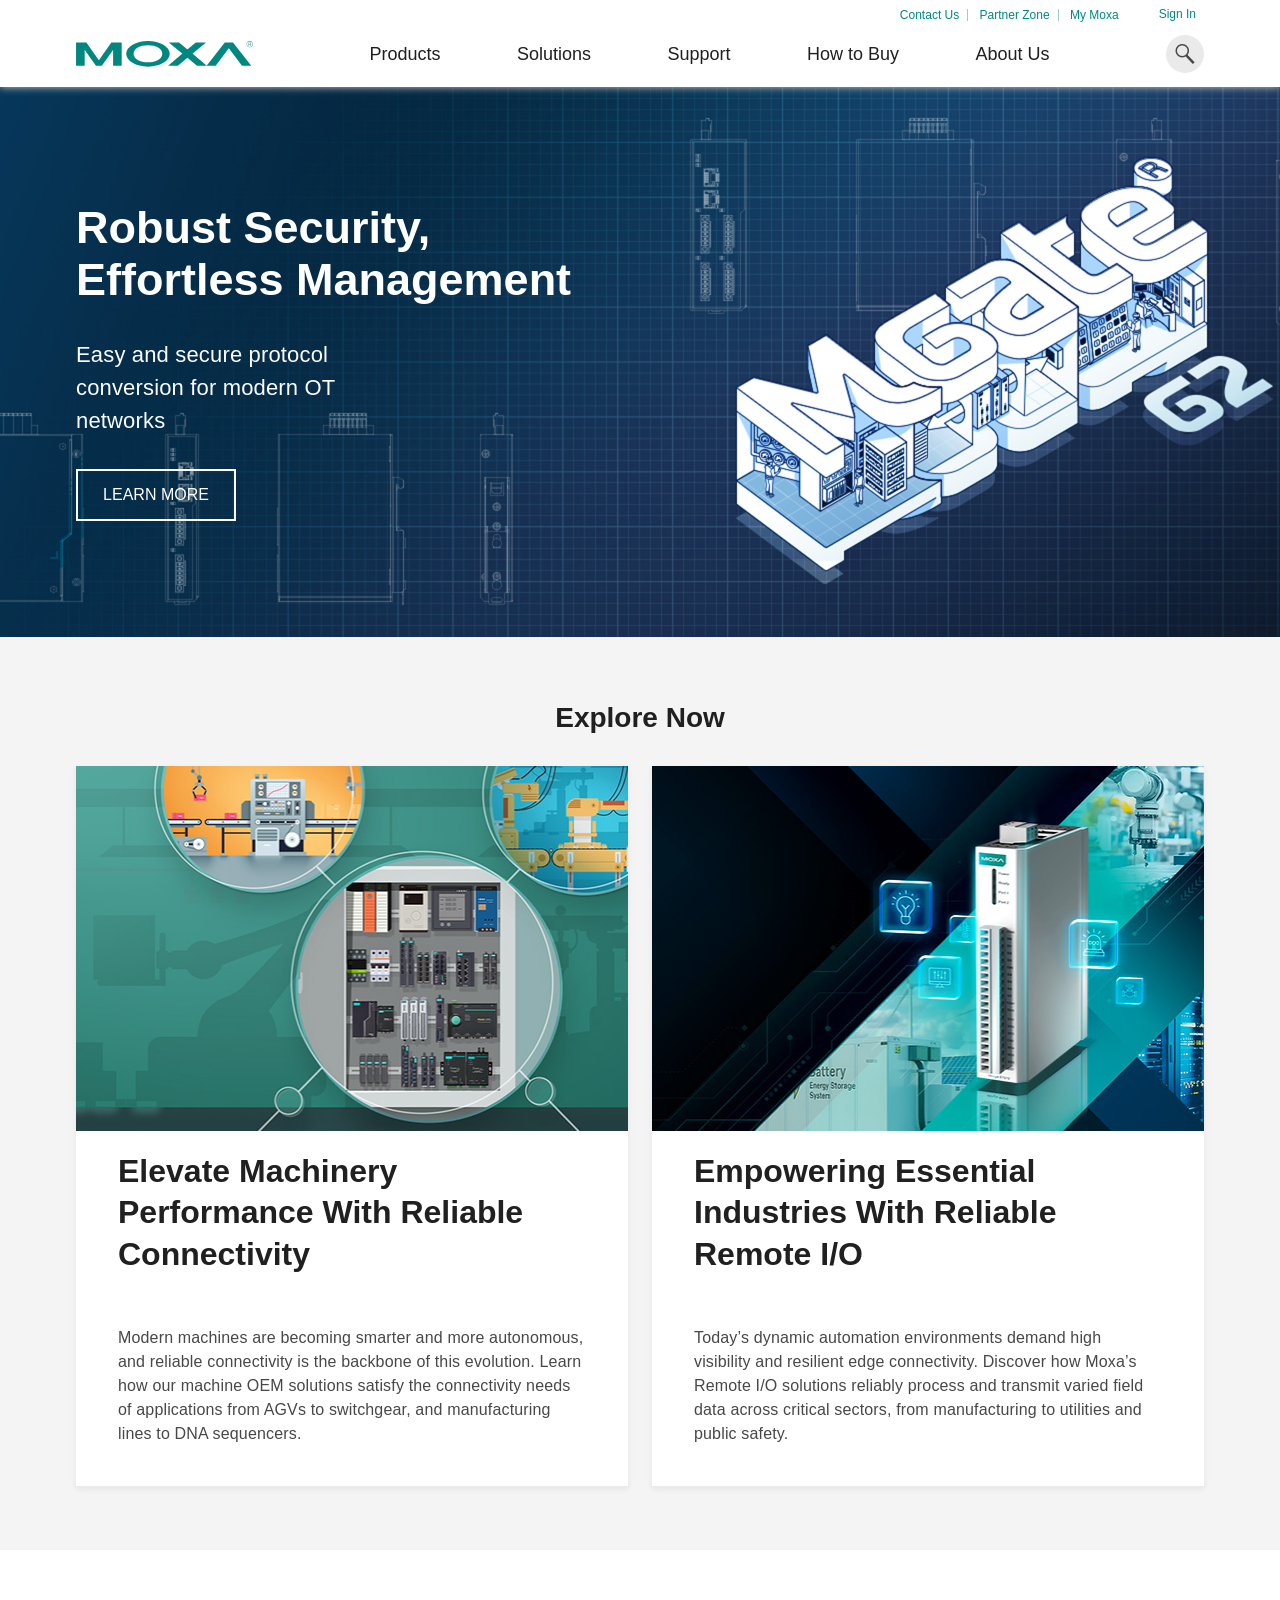
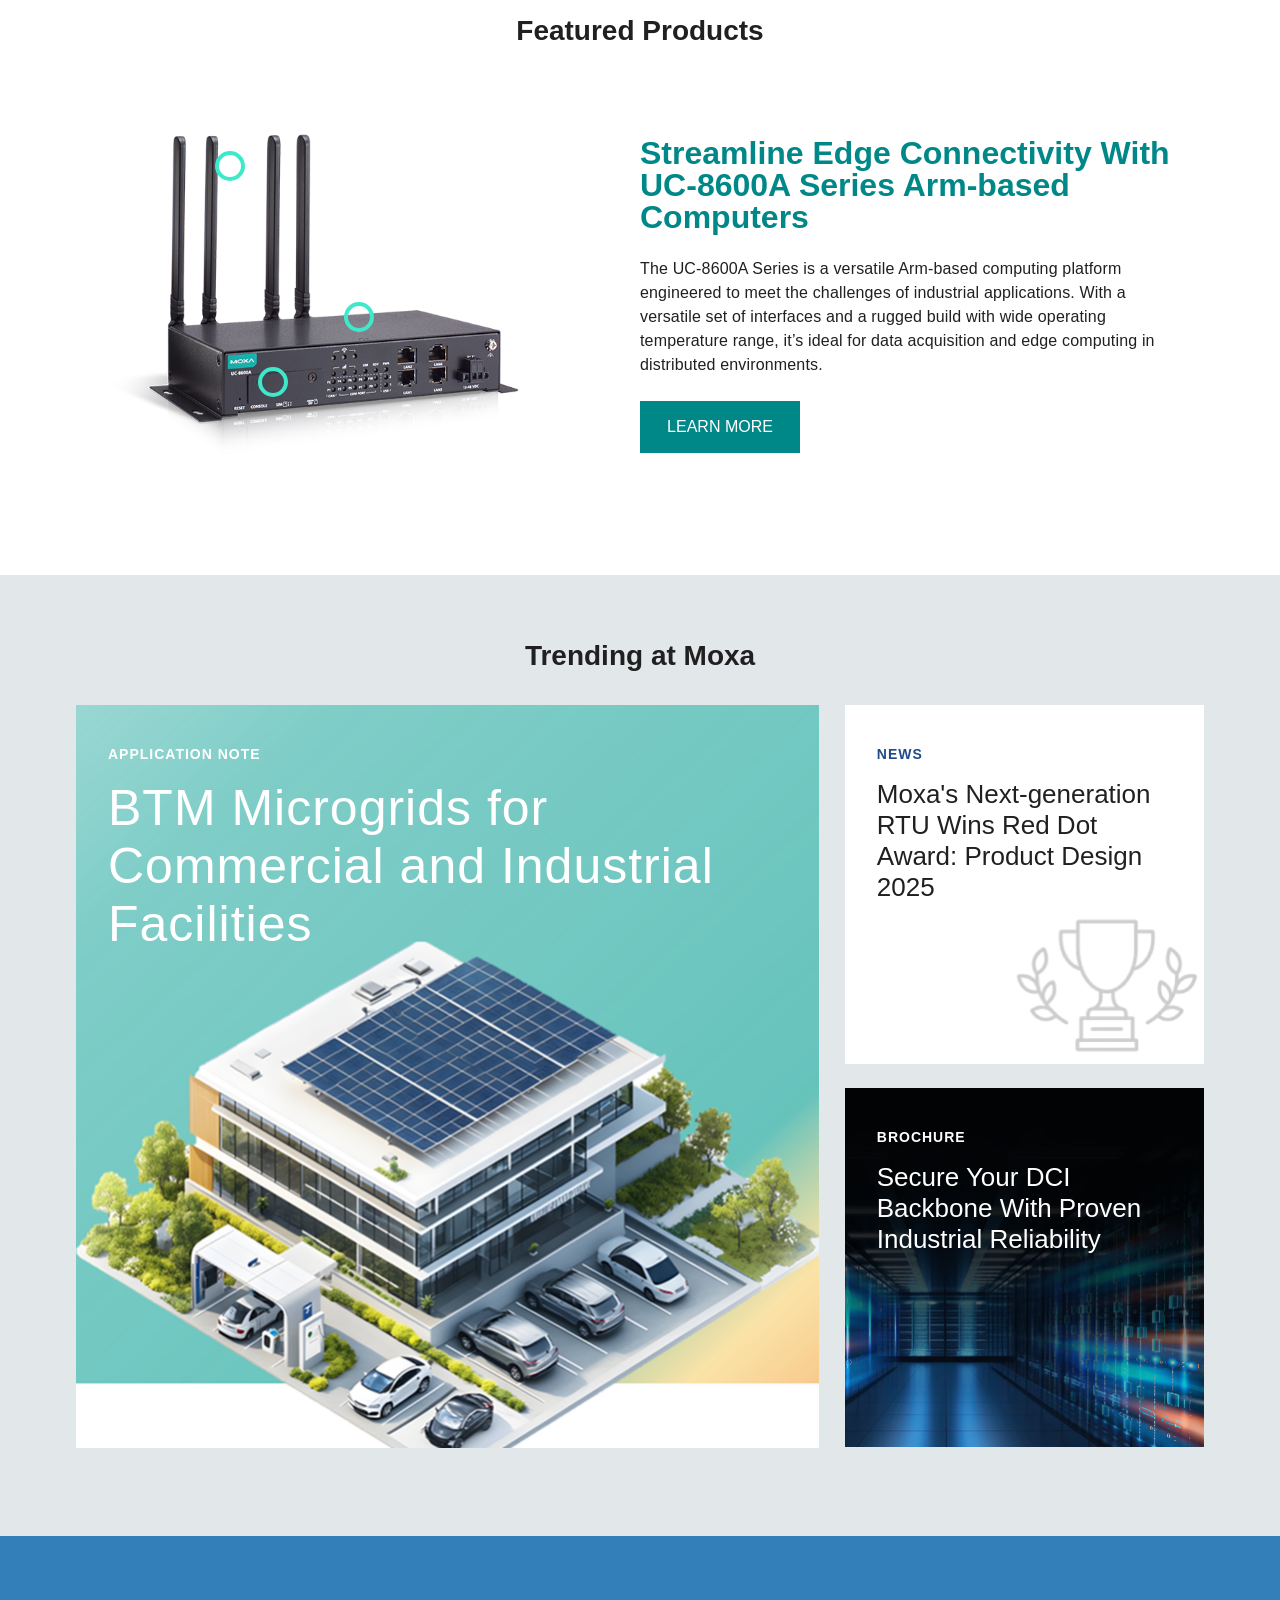
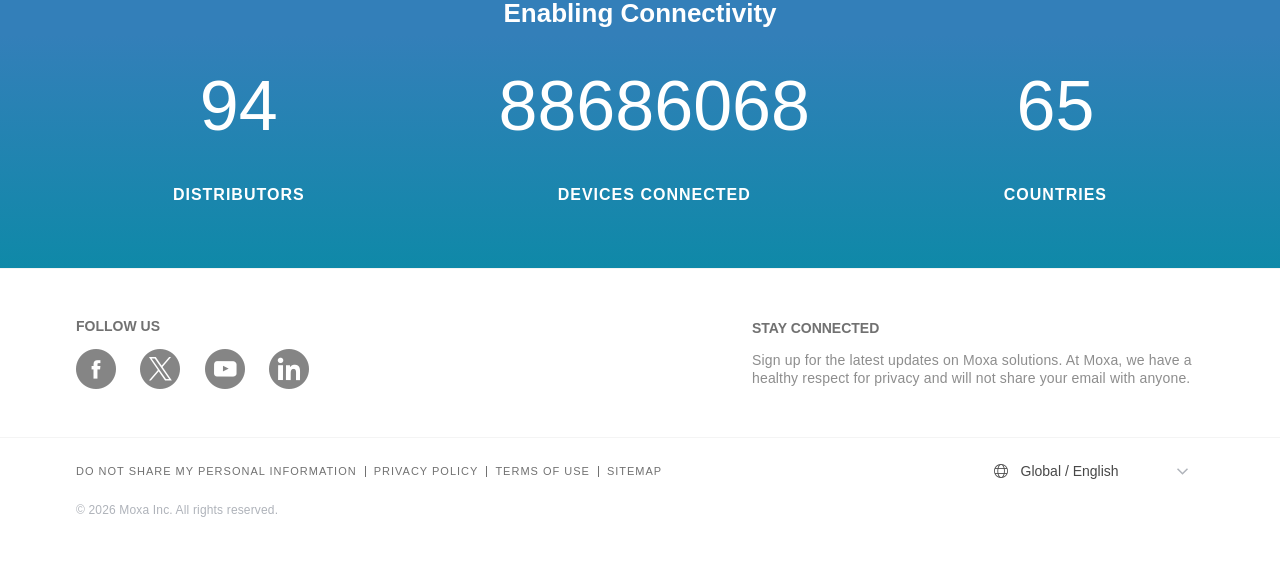
<file: import-work/moxa-home/index.html>
<!DOCTYPE html>
<html lang="en-us" class=""><head id="head"><meta charset="UTF-8"> 
<meta charset="utf-8">
<meta http-equiv="X-UA-Compatible" content="IE=edge,chrome=1">
<meta name="viewport" content="width=device-width,initial-scale=1">







<link href="assets/css/moxa-min.css" type="text/css" rel="stylesheet">

<link href="assets/css/print-min.css" type="text/css" rel="stylesheet" media="print">






<link rel="manifest" href="assets/site.webmanifest">
<link rel="icon" href="assets/images/favicon-65d8196e2d.ico" type="image/x-icon">
<link rel="apple-touch-icon" sizes="180x180" href="assets/images/apple-touch-icon-77b8b3be39.png">
<link rel="mask-icon" href="assets/images/safari-pinned-tab-f600283f9f.svg" color="#008787">
<link rel="icon" type="image/png" sizes="16x16" href="assets/images/favicon-16x16-15c125be6a.png">
<link rel="icon" type="image/png" sizes="32x32" href="assets/images/favicon-32x32-4e8495926f.png">
<link rel="icon" type="image/png" sizes="192x192" href="assets/images/android-chrome-192x192-632eb37906.png">
<link rel="icon" type="image/png" sizes="512x512" href="assets/images/android-chrome-512x512-d0c1aeb2e2.png">
<meta name="msapplication-config" content="https://cdn-cms-frontdoor-dfc8ebanh6bkb3hs.a02.azurefd.net/App_Themes/Moxa/SiteMeta/browserconfig.xml"> 





<title> 
  Moxa | Your Trusted Partner in Automation
</title>


<meta name="description" content="Moxa is a leading provider of industrial networking, computing, and automation solutions to help customers enable the connectivity for the Industrial Internet of Things (IIoT).">

<meta property="og:type" content="website">
<meta property="og:locale" content="en_US">
<meta property="og:title" content="Moxa | Your Trusted Partner in Automation"><meta name="twitter:title" content="Moxa | Your Trusted Partner in Automation">
<meta property="og:description" content="Moxa is a leading provider of industrial networking, computing, and automation solutions to help customers enable the connectivity for the Industrial Internet of Things (IIoT)."><meta name="twitter:description" content="Moxa is a leading provider of industrial networking, computing, and automation solutions to help customers enable the connectivity for the Industrial Internet of Things (IIoT).">
<meta property="og:url" content="https://www.moxa.com/en/">
<meta property="og:site_name" content="Moxa">

  <meta property="og:image" content="https://www.moxa.com/Moxa/media/Global/moxa-logo-open-graph.png?ext=.png">
  <meta name="twitter:image" content="https://www.moxa.com/Moxa/media/Global/moxa-logo-open-graph.png?ext=.png">

<meta name="twitter:card" content="summary_large_image">

<link rel="canonical" href="https://www.moxa.com/en">


<meta http-equiv="content-language" content="en-US">
<link rel="alternate" href="https://www.moxa.com/jp" hreflang="ja-JP">
<link rel="alternate" href="https://www.moxa.com.cn" hreflang="zh-CN">
<link rel="alternate" href="https://www.moxa.com/tw" hreflang="zh-TW">
<link rel="alternate" href="https://www.moxa.com/en" hreflang="en"><meta name="google-site-verification" content="R5TY2391baQIWJCZG0o7pcm3K6ubVLGx0Egh82gB0NY">
<meta name="msvalidate.01" content="89D9F897CC25697D36B46FF5D9600F0B"><style type="text/css">@charset "UTF-8";.clear:after,.clear:before{content:" ";display:table}.clear:after{clear:both}.background-cover,.hero-banner.hero-banner--img,.hero-banner.hero-banner--img-light,.hero-banner.hero-banner--video,.img-card__img,.product-bar__img{background-position:center;background-size:cover;background-repeat:no-repeat}.basic-checkbox__checkbox-label,.basic-checkbox__checkbox-wrap,.body-section,.hero-banner,.img-card,.img-card__container,.img-card__img-wrap,.position-relative,.product-bar__item,.product-bar__link{position:relative}.basic-checkbox__checkbox,.basic-checkbox__checkbox-label:after,.hero-banner.hero-banner--img:not(.-no-shadow):before,.hero-banner.hero-banner--video:not(.-no-shadow):before,.hero-banner__icon,.img-card .arrow-btn,.img-card__label,.position-absolute,.product-bar__icon,.tooltip{position:absolute}.position-fixed,body.is-fixed,body:before,html.is-fixed{position:fixed}.align--center,.block,.img-card__date,.img-cards--isotope .img-card__link,.tooltop__link,img{display:block}.inline{display:inline}.inlineblock,.tooltip__top .tooltip__top-text,a{display:inline-block}.align--center{margin-left:auto;margin-right:auto}.basic-checkbox__checkbox.checkbox-full,.full-width,.hero-banner.hero-banner--img:not(.-no-shadow):before,.hero-banner.hero-banner--video:not(.-no-shadow):before,.img-card__img,.img-card__img-wrap,.product-bar__img,.table,body,body:before,html,img{width:100%}.basic-checkbox__checkbox,.full-height,.hero-banner.hero-banner--img:not(.-no-shadow):before,.hero-banner.hero-banner--video:not(.-no-shadow):before,.img-card__animation,.img-card__img,.img-card__link,.img-card__wrapper,.product-bar__img,.table,body:before{height:100%}.full-view-height{height:100vh}.main-section__heading.main-section__heading--left,.text--left{text-align:left}.text--right{text-align:right}.hero-banner.hero-banner--center,.main-section__heading,.text--center{text-align:center}.text--justify{text-align:justify}.inline--top{display:inline-block;vertical-align:top}.basic-checkbox__checkbox-label,.inline--middle,i{display:inline-block;vertical-align:middle}.inline--bottom{display:inline-block;vertical-align:bottom}.text--b{font-weight:700}.text--green{color:#008787!important}.text--orange-light{color:#fa943e}.text--blue{color:#204a88}.text--black{color:#202020}.text--margin-top-m{margin-top:32px}@media (max-width:767px){.text--margin-top-m{margin-top:16px}}.table{display:table}.table-cell{display:table-cell;vertical-align:middle}.flex,.hero-banner,.product-bar{display:-webkit-box;display:flex;display:-ms-flexbox;-ms-flex-direction:row}.flex-center,.product-bar__link{display:-webkit-box;display:flex;display:-ms-flexbox;-ms-flex-direction:row;-webkit-box-align:center;-ms-flex-align:center;align-items:center;-webkit-box-pack:center;-ms-flex-pack:center;justify-content:center}.flex-between,.tooltip__top{display:-webkit-box;display:flex;display:-ms-flexbox;-ms-flex-direction:row;-webkit-box-align:center;-ms-flex-align:center;align-items:center;-webkit-box-pack:justify;-ms-flex-pack:justify;justify-content:space-between}.flex-wrap{display:-webkit-box;display:flex;display:-ms-flexbox;-ms-flex-direction:row;-ms-flex-wrap:wrap;flex-wrap:wrap}.flex-column{-webkit-box-orient:vertical;-webkit-box-direction:normal;-ms-flex-direction:column;flex-direction:column}.justify-content-center{-webkit-box-pack:center;-ms-flex-pack:center;justify-content:center}.justify-content-start{-webkit-box-pack:start;-ms-flex-pack:start;justify-content:flex-start}.justify-content-end{-webkit-box-pack:end;-ms-flex-pack:end;justify-content:flex-end}.align-items-center{-webkit-box-align:center;-ms-flex-align:center;align-items:center}.align-items-start{-webkit-box-align:start;-ms-flex-align:start;align-items:flex-start}.align-items-end{-webkit-box-align:end;-ms-flex-align:end;align-items:flex-end}.opacity-hidden{opacity:0;visibility:hidden;-webkit-transition:all .3s;transition:all .3s}.opacity-hidden.is-active{opacity:1;visibility:visible}.img-card__subheading{text-transform:uppercase}.hide{display:none!important}.hero-banner__description:last-child,.hero-banner__heading:last-child,.hero-banner__paragraph:last-child,.img-card__date:last-child,.img-cards:last-child,.main-section__heading:last-child{margin-bottom:0}@media (min-width:551px){.mobile-show{display:none!important}}@media (max-width:550px){.mobile-hide{display:none!important}}@media (max-width:767px){.tablet-hide{display:none!important}}@media (min-width:768px){.tablet-show{display:none!important}}@media (min-width:1025px){.desktop-show{display:none!important}}@media (max-width:1024px){.desktop-hide{display:none!important}}.text-left{text-align:left!important}.text-right{text-align:right!important}.text-center{text-align:center!important}.margin-auto{margin:auto}.cursor-pointer{cursor:pointer}.italic{font-style:italic}.reset-font-style{font-style:normal!important}.mt-0{margin-top:0!important}.mt-025{margin-top:.25rem!important}.mt-05{margin-top:.5rem!important}.mt-075{margin-top:.75rem!important}.mt-1{margin-top:1rem!important}.mt-125{margin-top:1.25rem!important}.mt-15{margin-top:1.5rem!important}.mt-175{margin-top:1.75rem!important}.mt-2{margin-top:2rem!important}.mt-225{margin-top:2.25rem!important}.mt-25{margin-top:2.5rem!important}.mt-275{margin-top:2.75rem!important}.mt-3{margin-top:3rem!important}.mt-4{margin-top:4rem!important}.mb-0{margin-bottom:0!important}.mb-025{margin-bottom:.25rem!important}.mb-05{margin-bottom:.5rem!important}.mb-075{margin-bottom:.75rem!important}.mb-1{margin-bottom:1rem!important}.mb-125{margin-bottom:1.25rem!important}.mb-15{margin-bottom:1.5rem!important}.mb-175{margin-bottom:1.75rem!important}.mb-2{margin-bottom:2rem!important}.mb-225{margin-bottom:2.25rem!important}.mb-25{margin-bottom:2.5rem!important}.mb-275{margin-bottom:2.75rem!important}.mb-3{margin-bottom:3rem!important}.mb-4{margin-bottom:4rem!important}.mr-0{margin-right:0!important}.mr-025{margin-right:.25rem!important}.mr-05{margin-right:.5rem!important}.mr-075{margin-right:.75rem!important}.mr-1{margin-right:1rem!important}.mr-125{margin-right:1.25rem!important}.mr-15{margin-right:1.5rem!important}.mr-175{margin-right:1.75rem!important}.mr-2{margin-right:2rem!important}.mr-225{margin-right:2.25rem!important}.mr-25{margin-right:2.5rem!important}.mr-275{margin-right:2.75rem!important}.mr-3{margin-right:3rem!important}.mr-4{margin-right:4rem!important}.ml-0{margin-left:0!important}.ml-025{margin-left:.25rem!important}.ml-05{margin-left:.5rem!important}.ml-075{margin-left:.75rem!important}.ml-1{margin-left:1rem!important}.ml-125{margin-left:1.25rem!important}.ml-15{margin-left:1.5rem!important}.ml-175{margin-left:1.75rem!important}.ml-2{margin-left:2rem!important}.ml-225{margin-left:2.25rem!important}.ml-25{margin-left:2.5rem!important}.ml-275{margin-left:2.75rem!important}.ml-3{margin-left:3rem!important}.ml-4{margin-left:4rem!important}.pt-0{padding-top:0!important}.pt-025{padding-top:.25rem!important}.pt-05{padding-top:.5rem!important}.pt-075{padding-top:.75rem!important}.pt-1{padding-top:1rem!important}.pt-125{padding-top:1.25rem!important}.pt-15{padding-top:1.5rem!important}.pt-175{padding-top:1.75rem!important}.pt-2{padding-top:2rem!important}.pt-225{padding-top:2.25rem!important}.pt-25{padding-top:2.5rem!important}.pt-275{padding-top:2.75rem!important}.pt-3{padding-top:3rem!important}.pt-4{padding-top:4rem!important}.pb-0{padding-bottom:0!important}.pb-025{padding-bottom:.25rem!important}.pb-05{padding-bottom:.5rem!important}.pb-075{padding-bottom:.75rem!important}.pb-1{padding-bottom:1rem!important}.pb-125{padding-bottom:1.25rem!important}.pb-15{padding-bottom:1.5rem!important}.pb-175{padding-bottom:1.75rem!important}.pb-2{padding-bottom:2rem!important}.pb-225{padding-bottom:2.25rem!important}.pb-25{padding-bottom:2.5rem!important}.pb-275{padding-bottom:2.75rem!important}.pb-3{padding-bottom:3rem!important}.pb-4{padding-bottom:4rem!important}.pr-0{padding-right:0!important}.pr-025{padding-right:.25rem!important}.pr-05{padding-right:.5rem!important}.pr-075{padding-right:.75rem!important}.pr-1{padding-right:1rem!important}.pr-125{padding-right:1.25rem!important}.pr-15{padding-right:1.5rem!important}.pr-175{padding-right:1.75rem!important}.pr-2{padding-right:2rem!important}.pr-225{padding-right:2.25rem!important}.pr-25{padding-right:2.5rem!important}.pr-275{padding-right:2.75rem!important}.pr-3{padding-right:3rem!important}.pr-4{padding-right:4rem!important}.pl-0{padding-left:0!important}.pl-025{padding-left:.25rem!important}.pl-05{padding-left:.5rem!important}.pl-075{padding-left:.75rem!important}.pl-1{padding-left:1rem!important}.pl-125{padding-left:1.25rem!important}.pl-15{padding-left:1.5rem!important}.pl-175{padding-left:1.75rem!important}.pl-2{padding-left:2rem!important}.pl-225{padding-left:2.25rem!important}.pl-25{padding-left:2.5rem!important}.pl-275{padding-left:2.75rem!important}.pl-3{padding-left:3rem!important}.pl-4{padding-left:4rem!important}.p-0{padding:0!important}.p-025{padding:.25rem!important}.p-05{padding:.5rem!important}.p-075{padding:.75rem!important}.p-1{padding:1rem!important}.p-125{padding:1.25rem!important}.p-15{padding:1.5rem!important}.p-175{padding:1.75rem!important}.p-2{padding:2rem!important}.p-225{padding:2.25rem!important}.p-25{padding:2.5rem!important}.p-275{padding:2.75rem!important}.p-3{padding:3rem!important}.p-4{padding:4rem!important}.px-0{padding-inline:0!important}.px-025{padding-inline:.25rem!important}.px-05{padding-inline:.5rem!important}.px-075{padding-inline:.75rem!important}.px-1{padding-inline:1rem!important}.px-125{padding-inline:1.25rem!important}.px-15{padding-inline:1.5rem!important}.px-175{padding-inline:1.75rem!important}.px-2{padding-inline:2rem!important}.px-225{padding-inline:2.25rem!important}.px-25{padding-inline:2.5rem!important}.px-275{padding-inline:2.75rem!important}.px-3{padding-inline:3rem!important}.px-4{padding-inline:4rem!important}.py-0{padding-block:0!important}.py-025{padding-block:.25rem!important}.py-05{padding-block:.5rem!important}.py-075{padding-block:.75rem!important}.py-1{padding-block:1rem!important}.py-125{padding-block:1.25rem!important}.py-15{padding-block:1.5rem!important}.py-175{padding-block:1.75rem!important}.py-2{padding-block:2rem!important}.py-225{padding-block:2.25rem!important}.py-25{padding-block:2.5rem!important}.py-275{padding-block:2.75rem!important}.py-3{padding-block:3rem!important}.py-4{padding-block:4rem!important}.m-0{margin:0!important}.m-025{margin:.25rem!important}.m-05{margin:.5rem!important}.m-075{margin:.75rem!important}.m-1{margin:1rem!important}.m-125{margin:1.25rem!important}.m-15{margin:1.5rem!important}.m-175{margin:1.75rem!important}.m-2{margin:2rem!important}.m-225{margin:2.25rem!important}.m-25{margin:2.5rem!important}.m-275{margin:2.75rem!important}.m-3{margin:3rem!important}.m-4{margin:4rem!important}.mx-0{margin-inline:0!important}.mx-025{margin-inline:.25rem!important}.mx-05{margin-inline:.5rem!important}.mx-075{margin-inline:.75rem!important}.mx-1{margin-inline:1rem!important}.mx-125{margin-inline:1.25rem!important}.mx-15{margin-inline:1.5rem!important}.mx-175{margin-inline:1.75rem!important}.mx-2{margin-inline:2rem!important}.mx-225{margin-inline:2.25rem!important}.mx-25{margin-inline:2.5rem!important}.mx-275{margin-inline:2.75rem!important}.mx-3{margin-inline:3rem!important}.mx-4{margin-inline:4rem!important}.my-0{margin-block:0!important}.my-025{margin-block:.25rem!important}.my-05{margin-block:.5rem!important}.my-075{margin-block:.75rem!important}.my-1{margin-block:1rem!important}.my-125{margin-block:1.25rem!important}.my-15{margin-block:1.5rem!important}.my-175{margin-block:1.75rem!important}.my-2{margin-block:2rem!important}.my-225{margin-block:2.25rem!important}.my-25{margin-block:2.5rem!important}.my-275{margin-block:2.75rem!important}.my-3{margin-block:3rem!important}.my-4{margin-block:4rem!important}.hr{display:block;padding-top:1px}.hr--light-grey{background-color:#e3e3e3}.fw-200{font-weight:200!important}.fw-400{font-weight:400!important}.fw-600{font-weight:600!important}.fw-700{font-weight:700!important}.text-lowercase{text-transform:lowercase!important}.overflow-auto{overflow:auto}.text-case-reset{text-transform:none!important}.img-fit{width:100%;height:100%;-o-object-fit:cover;object-fit:cover}.link-wrap::before{content:"";position:absolute;top:0;left:0;right:0;bottom:0;z-index:10;-webkit-tap-highlight-color:transparent}.text-white{color:#fff!important}.bg-white{background-color:#fff!important}.bg-green{background-color:#008787!important}.bg-orange{background-color:#ff8000!important}.bg-orange-light{background-color:#fa943e!important}.bg-gray-1{background-color:#eaeaea!important}.bg-turquoise-gradient{background:#17a3b1;background:linear-gradient(160deg,#17a3b1 40%,#3aaa70)!important}.text-underline{text-decoration:underline!important}.no-border{border:0!important}.divider{margin:2rem 0;border-color:rgba(234,234,234,.3)}.overflow-hidden{overflow:hidden!important}.flex-grow{-webkit-box-flex:1;-ms-flex-positive:1;flex-grow:1}.position-static{position:static!important}.opacity-show{opacity:1!important}.opacity-hide{opacity:0!important}.visibility-show{visibility:visible!important}.visibility-hidden{visibility:hidden!important}.pointer-events-none{pointer-events:none!important}.text-uppercase{text-transform:uppercase!important}.text-nowrap{white-space:nowrap!important}.bg-esg-gradient{background-image:-webkit-gradient(linear,left top,left bottom,from(#00798b),to(#05b5a1))!important;background-image:linear-gradient(180deg,#00798b 0,#05b5a1 100%)!important}.bg-esg-gradient-light{background-image:-webkit-gradient(linear,left top,left bottom,from(#05b5a1),to(#00798b))!important;background-image:linear-gradient(180deg,#05b5a1 0,#00798b 100%)!important}.bg-esg-gradient-blue{background-image:-webkit-gradient(linear,left top,left bottom,color-stop(15%,rgba(73,133,210,.9)),color-stop(71.33%,rgba(208,224,246,.72)),to(rgba(208,224,246,.54)))!important;background-image:linear-gradient(180deg,rgba(73,133,210,.9) 15%,rgba(208,224,246,.72) 71.33%,rgba(208,224,246,.54) 100%)!important}@supports (-moz-appearance:none){.custom-scrollbar{scrollbar-color:#008787 transparent;scrollbar-width:thin}}.custom-scrollbar::-webkit-scrollbar{width:.25rem}.custom-scrollbar::-webkit-scrollbar-thumb{background-color:#008787}.custom-scrollbar.scrollbar-visible{padding-right:.5rem}.card-hover-effect:hover{-webkit-transform:translateY(-2px)!important;transform:translateY(-2px)!important;-webkit-box-shadow:0 10px 16px 0 rgba(32,32,32,.12)!important;box-shadow:0 10px 16px 0 rgba(32,32,32,.12)!important}.font-b-50{font-weight:700}@media (min-width:768px){.font-b-50{font-size:3.125em;margin-bottom:12px}}@media (max-width:767px){.font-b-50{font-size:1.6em;margin-bottom:16px}}.font-l-45,.promotion-text{font-weight:200}@media (min-width:768px){.font-l-45,.promotion-text{font-size:2.8125em}}@media (max-width:767px){.font-l-45,.promotion-text{font-size:1.65em}}.font-l-40{font-weight:200;line-height:1.2em}@media (min-width:768px){.font-l-40{font-size:2.5em}}@media (max-width:767px){.font-l-40{font-size:1.5em}}.font-m-32,.text-xl .img-card__heading{line-height:1.3em}@media (min-width:851px){.font-m-32,.text-xl .img-card__heading{font-size:2em}}@media (max-width:850px){.font-m-32,.text-xl .img-card__heading{font-size:1.6em}}.font-b-30{font-weight:700}@media (min-width:851px){.font-b-30{font-size:2em}}@media (max-width:850px){.font-b-30{font-size:1.8em}}@media (max-width:767px){.font-b-30{font-size:1.4em}}.font-b-28{font-weight:700}@media (min-width:851px){.font-b-28{font-size:1.75em}}@media (max-width:850px){.font-b-28{font-size:1.5em}}@media (max-width:767px){.font-b-28{font-size:1.4em}}@media (min-width:768px){.font-m-22{font-size:1.375em}}@media (max-width:767px){.font-m-22{font-size:1.2em}}.font-b-22{font-weight:700}@media (min-width:768px){.font-b-22{font-size:1.375em}}@media (max-width:767px){.font-b-22{font-size:1.2em}}.font-m-20,.hero-banner__paragraph{font-size:1.25rem;line-height:1.4rem}.font-b-20{font-size:1.25rem;font-weight:700}.font-m-18,.hero-banner__description,.main-section__heading.main-section__heading--s{font-size:1.125em}.font-b-18,.hero-banner__subheading,.product-bar__id{font-weight:700;font-size:1.125em}.font-b-14{font-weight:700;font-size:.875em;line-height:1.3em}.basic-checkbox__checkbox-text,.basic-checkbox__note,.font-m-14,.img-card__date{font-size:.875em;line-height:1.3em}body.ZHCN h1,body.ZHCN h2,body.ZHCN h3,body.ZHCN h4,body.ZHCN h5,body.ZHCN h6{line-height:1.3}body.ZHCN ol,body.ZHCN ul{line-height:1.4}em{font-style:italic}b,strong{font-weight:700}:root{--promotion-overlay-start-duration:3;--scrollbar-width:17px}body,html{font-family:"Neue Helvetica W01",Helvetica,Arial,"微軟正黑體","Microsoft JhengHei",sans-serif;font-weight:400;color:#202020;font-size:16px;background-color:#fff;-webkit-tap-highlight-color:rgba(32,32,32,.8);-webkit-font-smoothing:antialiased;-moz-osx-font-smoothing:grayscale}body.is-fixed,html.is-fixed{overflow-y:scroll}body.modal-active,html.modal-active{overflow:hidden}body{-webkit-text-size-adjust:none;-webkit-transition:opacity .3s;transition:opacity .3s}body.ZHCN{font-family:"微軟雅黑體","Microsoft YaHei","Neue Helvetica W01",Helvetica,Arial,sans-serif;line-height:1.3;letter-spacing:.05em}body.JAJP{font-family:"ヒラギノ角ゴ Pro W3","Hiragino Kaku Gothic Pro","メイリオ",Meiryo,"ＭＳ Ｐゴシック","MS PGothic",sans-serif}body:before{pointer-events:none;z-index:400;top:0;left:0;background-color:rgba(32,32,32,.6);content:'';opacity:0;-webkit-transition:opacity .3s;transition:opacity .3s}.body-section{min-height:calc(100vh - 415px);-webkit-transition:-webkit-transform .5s;transition:-webkit-transform .5s;transition:transform .5s;transition:transform .5s,-webkit-transform .5s}.body-section.ps-active{overflow:hidden;height:calc(100vh - 480px)}@media (max-width:1024px){.body-section{margin-top:50px}}.body-section .main-section.main-section--grey{background-color:#f4f4f4}.body-section>.main-section:first-child:last-child{min-height:calc(100vh - 415px)}a{-webkit-transition:color .3s;transition:color .3s;color:#008787;cursor:pointer;text-decoration:none}@media (min-width:1025px){a:hover{color:rgba(0,135,135,.8)}}body.ZHCN button{letter-spacing:inherit}p{line-height:1.5em;letter-spacing:.16px}p a{display:inline;word-break:break-all}body.ZHCN p{letter-spacing:inherit;line-height:1.4}input,textarea{border-radius:0;-webkit-appearance:none;-moz-appearance:none;appearance:none}input[type=number]::-webkit-inner-spin-button,input[type=number]::-webkit-outer-spin-button{opacity:1}.default-hover{-webkit-transition:all .3s;transition:all .3s}@media (min-width:1025px){.default-hover:hover{color:rgba(32,32,32,.8)}}button,input,select,textarea{border-radius:0}body.ZHCN button,body.ZHCN input,body.ZHCN select,body.ZHCN textarea{letter-spacing:.05em}sup{vertical-align:super}.img-cards{display:-webkit-box;display:-ms-flexbox;display:flex;-ms-flex-wrap:wrap;flex-wrap:wrap}@media (min-width:768px){.img-cards{margin-bottom:48px}}@media (max-width:767px){.img-cards{margin-bottom:24px}}@media (min-width:768px){.img-cards.img-cards--margin-bottom-s{margin-bottom:40px}}@media (max-width:767px){.img-cards.img-cards--margin-bottom-s{margin-bottom:24px}}@media (min-width:768px){.img-cards.cards-column-2--l .img-card{margin-right:24px}}@media (min-width:1025px){.img-cards.cards-column-2--l .img-card{margin-right:48px;width:calc(50% - 24px)}}.img-cards--isotope{margin:0 -12px}.img-cards--isotope.img-cards{display:block}.img-cards--isotope .img-card{margin:0}.img-cards--isotope.cards-column-4 .img-card{padding:12px}@media (min-width:1025px){.img-cards--isotope.cards-column-4 .img-card{width:25%}}@media (max-width:1024px){.img-cards--isotope.cards-column-4 .img-card{width:33.33%}}@media (max-width:767px){.img-cards--isotope.cards-column-4 .img-card{width:100%}}.img-cards--isotope.cards-column-3 .img-card{padding:12px}@media (min-width:768px){.img-cards--isotope.cards-column-3 .img-card{width:33.33%}}@media (max-width:767px){.img-cards--isotope.cards-column-3 .img-card{width:100%}}.img-cards--isotope .img-card__animation{height:auto}.img-cards--isotope .img-card__container{padding:24px}@media (max-width:767px){.img-cards--isotope .img-card__container{padding:16px}}@media (min-width:768px){.img-card{margin-bottom:40px;margin-right:24px}}@media (max-width:767px){.img-card{margin-bottom:24px}}@media (min-width:1025px){.cards-column-4 .img-card{width:calc(25% - 18px)}.cards-column-4 .img-card:nth-child(4n){margin-right:0}}@media (max-width:1024px){.cards-column-4 .img-card{width:calc(50% - 12px)}.cards-column-4 .img-card:nth-child(2n){margin-right:0}}@media (max-width:850px){.cards-column-4 .img-card{width:100%}}@media (min-width:768px){.cards-column-3 .img-card{width:calc(33.33% - 16px)}.cards-column-3 .img-card:nth-child(3n){margin-right:0}}@media (max-width:767px){.cards-column-3 .img-card{width:100%}}.cards-column-2 .img-card{width:calc(50% - 12px)}@media (max-width:767px){.cards-column-2 .img-card{width:100%;margin-bottom:16px}.cards-column-2 .img-card:last-child{margin-bottom:0}}@media (min-width:768px){.cards-column-2 .img-card:nth-last-child(-n+2){margin-bottom:0}.cards-column-2 .img-card:nth-child(2n){margin-right:0}}.img-card .arrow-btn{bottom:24px}@media (min-width:851px){.img-card .border-btn{position:absolute;bottom:24px;right:32px}}@media (max-width:850px){.img-card .border-btn{margin:16px}}.img-card__time{position:absolute;bottom:1rem;font-size:.8rem}.img-card__animation{display:-webkit-box;display:-ms-flexbox;display:flex;-webkit-box-orient:vertical;-webkit-box-direction:normal;-ms-flex-direction:column;flex-direction:column;-webkit-box-shadow:0 3px 5px 1px rgba(32,32,32,.05);box-shadow:0 3px 5px 1px rgba(32,32,32,.05);-webkit-transition:-webkit-transform .3s ease-out,-webkit-box-shadow .3s ease-out;transition:-webkit-transform .3s ease-out,-webkit-box-shadow .3s ease-out;transition:transform .3s ease-out,box-shadow .3s ease-out;transition:transform .3s ease-out,box-shadow .3s ease-out,-webkit-transform .3s ease-out,-webkit-box-shadow .3s ease-out}@media (min-width:1025px){.img-card__animation:hover{-webkit-transform:translateY(-4px);transform:translateY(-4px);-webkit-box-shadow:0 10px 16px 0 rgba(32,32,32,.12);box-shadow:0 10px 16px 0 rgba(32,32,32,.12)}}.img-card__animation.img-card__animation--no-hover{pointer-events:none}.img-card__link{-webkit-transition:color .3s;transition:color .3s;color:#202020;display:-webkit-box;display:-ms-flexbox;display:flex;-webkit-box-orient:vertical;-webkit-box-direction:normal;-ms-flex-direction:column;flex-direction:column}@media (min-width:1025px){.img-card__link:hover{color:rgba(32,32,32,.8)}}.img-card__wrapper{display:-webkit-box;display:-ms-flexbox;display:flex;-webkit-box-orient:vertical;-webkit-box-direction:normal;-ms-flex-direction:column;flex-direction:column}.img-card__img-wrap{overflow:hidden}.img-card__img{padding-top:66%;top:0;left:0}.img-card--s .img-card__img{padding-top:40%}.img-card--m .img-card__img{padding-top:50%}.img-card__container{background-color:#fff;-webkit-box-flex:1;-ms-flex-positive:1;flex-grow:1}.text-xl .img-card__container{display:-webkit-box;display:-ms-flexbox;display:flex;-webkit-box-orient:vertical;-webkit-box-direction:normal;-ms-flex-direction:column;flex-direction:column}@media (min-width:851px){.text-xl .img-card__container{padding:38px 54px}}@media (max-width:850px){.text-xl .img-card__container{padding:16px}}@media (min-width:851px){.text-l .img-card__container{padding:24px 24px 64px}}@media (max-width:850px){.text-l .img-card__container{padding:16px}}@media (min-width:851px){.text-s .img-card__container{padding:32px 32px 88px}}@media (max-width:850px){.text-s .img-card__container{padding:16px}}.with-list .img-card__container{padding:24px}.img-card__heading{margin-bottom:16px}@media (min-width:851px){.img-card__heading{font-size:1.5em}}@media (max-width:850px){.img-card__heading{font-size:1.2em}}.text-xl .img-card__heading{font-weight:700}@media (min-width:768px){.text-xl .img-card__heading{margin-bottom:50px}}.text-xl .img-card__heading.img-card__heading--s{color:#484848;font-size:1.5em}@media (min-width:768px){.text-xl .img-card__heading.img-card__heading--s{margin-bottom:16px}}.text-xl .img-card__heading--l{font-weight:400;text-transform:capitalize;-webkit-box-flex:0;-ms-flex:0;flex:0}@media (min-width:768px){.text-xl .img-card__heading--l{margin-bottom:17px}}@media (min-width:1025px){.text-xl .img-card__paragraph--l{font-size:22px;line-height:1.27273em}}@media (min-width:851px){.text-xl .img-card__container{padding:20px 42px 40px}}.img-card__subheading{font-weight:700;margin-bottom:8px;color:#204a88}.img-card__date{letter-spacing:1px;font-style:italic;color:#858585;margin-bottom:16px}.img-card__paragraph{font-weight:400;font-size:1em;color:#484848}.img-card__paragraph.img-card__paragraph--margin-bottom{margin-bottom:24px}.img-card__label{bottom:0;padding:4px;color:#fff;background-color:#ff8000}@media (min-width:851px){.text-l .img-card__label{left:24px}}@media (max-width:850px){.text-l .img-card__label{left:16px}}@media (min-width:851px){.text-s .img-card__label{left:32px}}@media (max-width:850px){.text-s .img-card__label{left:16px}}.img-card__logo{padding-top:20px;margin-top:auto;display:-webkit-box;display:-ms-flexbox;display:flex;-webkit-box-pack:end;-ms-flex-pack:end;justify-content:flex-end}@media (max-width:850px){.img-card__logo{padding-top:16px}}.img-card__logo img{width:auto;height:auto;max-height:50px;max-width:100%}body.JAJP .img-card__heading{line-height:1.25em}@media (max-width:850px){body.JAJP .img-card__heading{line-height:1.5em}}body.JAJP .img-card__date{font-style:normal}body.ZHTW .img-card__heading{line-height:1.3em}@media (min-width:768px){body.ZHTW .img-card__paragraph.text-l{font-size:1.2rem}}@media (min-width:768px){body.ZHTW .img-card__time{font-size:.875rem}}.basic-checkbox__checkbox-wrap{display:inline-block;margin-bottom:16px}.basic-checkbox__checkbox-wrap.with-xtr-margin-btm{margin-bottom:40px}.basic-checkbox__checkbox-wrap label{cursor:pointer}.basic-checkbox__checkbox-wrap label.basic-checkbox__checkbox-text{display:contents}.basic-checkbox__checkbox-wrap .basic-checkbox__checkbox-text{-webkit-box-flex:0;-ms-flex:0 1 auto;flex:0 1 auto;width:-webkit-fit-content;width:-moz-fit-content;width:fit-content;margin-top:0;margin-left:-28px;padding-left:28px;max-width:calc(100% - 28px)}.basic-checkbox__checkbox-wrap .basic-checkbox__checkbox-label{-webkit-box-flex:0;-ms-flex:0 0 20px;flex:0 0 20px}.basic-checkbox__checkbox-wrap .basic-form__notice{position:relative;bottom:0;margin-top:16px}.basic-checkbox__checkbox{cursor:pointer;opacity:0;width:20px;-webkit-box-flex:0;-ms-flex:0 0 20px;flex:0 0 20px}.basic-checkbox__checkbox:checked+.basic-checkbox__checkbox-label{border:2px solid #008787}.basic-checkbox__checkbox:checked+.basic-checkbox__checkbox-label:after{opacity:1}.chkChoice .basic-checkbox__checkbox-label{padding-left:0}.basic-checkbox__checkbox-label{cursor:pointer;width:20px;height:20px;top:calc(50% - 10px);left:0;margin-right:8px;border:2px solid #adadad;pointer-events:none}.basic-checkbox__checkbox-label:after{opacity:0;content:'';width:11px;height:7px;top:3px;left:3px;border:2px solid #008787;border-top:none;border-right:none;-webkit-transform:rotate(-45deg);transform:rotate(-45deg)}.basic-checkbox__note{color:#e26c6c;margin-bottom:16px;-webkit-box-flex:0;-ms-flex:0 0 100%;flex:0 0 100%}.promotion-section{display:-webkit-box;display:-ms-flexbox;display:flex;-webkit-box-orient:vertical;-webkit-box-direction:normal;-ms-flex-direction:column;flex-direction:column;overflow:hidden}.promotion-section.animating{-webkit-transition:1s height ease-in-out;transition:1s height ease-in-out}.promotion-section.close{height:auto!important}.promotion-section.close .promotion-video-block{height:0;opacity:0;-webkit-box-flex:0;-ms-flex-positive:0;flex-grow:0;margin-top:-100%}.promotion-section:not(.show-banner) .hero-banner{opacity:1;height:auto}.promotion-section:not(.show-video) .promotion-video-block{display:none}.promotion-section.show-banner .hero-carousel{opacity:0;height:0}.promotion-section.video-closing .promotion-video-block{position:fixed;left:0;bottom:0;width:100%}.promotion-section .hero-carousel{z-index:3}.promotion-section .hero-banner.hero-banner--compact{min-height:auto;padding:2rem 0;position:relative;z-index:2;background-color:transparent}@media (min-width:768px){.promotion-section .hero-banner.hero-banner--compact{min-height:250px;padding:0}}@media (min-width:768px){.promotion-section .hero-banner.hero-banner--compact .hero-banner__paragraph{max-width:50%}}.promotion-section .hero-banner.hero-banner--compact .hero-banner__heading{line-height:1.4em}.promotion-section .promotion-banner{display:grid}.promotion-section .promotion-banner>*{grid-area:1/-1}.promotion-section .promotion-banner .hero-banner,.promotion-section .promotion-banner .hero-carousel{-webkit-transition:1s opacity ease-in-out;transition:1s opacity ease-in-out}@media (min-width:768px){.promotion-section .promotion-banner .hero-banner__heading{font-size:2rem}}.promotion-section .promotion-video-block{display:-webkit-box;display:-ms-flexbox;display:flex;-webkit-box-align:center;-ms-flex-align:center;align-items:center;-webkit-transition:1s all ease-in-out;transition:1s all ease-in-out;position:relative;-webkit-box-flex:1;-ms-flex-positive:1;flex-grow:1}.promotion-section .promotion-video-block .video-wrapper{position:relative;z-index:2}@media (max-height:820px){.promotion-section .promotion-video-block .video-wrapper{max-width:clamp(300px,80vh,960px);margin-inline:auto}}.promotion-section .promotion-video-block .close{position:absolute;top:1rem;right:1rem;color:#fff;opacity:.7;-webkit-transition:.3s opacity ease-in-out;transition:.3s opacity ease-in-out;z-index:2}@media (min-width:768px){.promotion-section .promotion-video-block .close{top:2rem;right:2rem;font-size:1.4rem}}.promotion-section .promotion-video-block .close:hover{opacity:1}.promotion-section .promotion-video-block .promotion-video-bg-extension{position:absolute;bottom:0;left:0;width:100%;background-repeat:no-repeat;background-position:center;background-size:cover;z-index:1}.promotion-section .promotion-video-block .prism-player{position:absolute;inset:0}.promotion-section .promotion-video-block .prism-player .prism-big-play-btn{top:50%;left:50%!important;bottom:unset!important;-webkit-transform:translate(-50%,-50%);transform:translate(-50%,-50%)}.promotion-overlay-bg{position:fixed;top:0;left:0;z-index:4;height:100vh;width:100vw;-webkit-transition:-webkit-transform 3s cubic-bezier(.6,.13,.31,1.02);transition:-webkit-transform 3s cubic-bezier(.6,.13,.31,1.02);transition:transform 3s cubic-bezier(.6,.13,.31,1.02);transition:transform 3s cubic-bezier(.6,.13,.31,1.02),-webkit-transform 3s cubic-bezier(.6,.13,.31,1.02);-webkit-transform:translateY(-280%);transform:translateY(-280%);background-size:cover;background-repeat:no-repeat;background-position:center;will-change:transform}.promotion-overlay-bg::before{content:"";height:100vh;width:100vw;background-color:#fff;position:relative;display:block;width:100vw;top:100%}.promotion-overlay-bg.show{-webkit-transform:translateY(0);transform:translateY(0)}.promotion-overlay-bg.show.leave{-webkit-transform:translateY(200%);transform:translateY(200%)}.promotion-overlay-bg .bottom-curve,.promotion-overlay-bg .top-curve{position:absolute;left:0;width:100%;height:100vh}.promotion-overlay-bg .top-curve{top:0;-webkit-transform:translateY(-100%);transform:translateY(-100%)}.promotion-overlay-bg .top-curve img{position:absolute;bottom:0;-webkit-transform:translateY(35%);transform:translateY(35%)}.promotion-overlay-bg .bottom-curve{bottom:0;-webkit-transform:translateY(200%);transform:translateY(200%)}.promotion-overlay-bg .bottom-curve img{position:absolute;top:0;-webkit-transform:translateY(-10%);transform:translateY(-10%)}.promotion-text{font-weight:700;color:#008787;position:fixed;z-index:5;top:25%;left:0;width:100%;font-size:1.6rem;-webkit-transform:translate(0,-50%);transform:translate(0,-50%);will-change:transform,opacity;-webkit-transition:opacity 750ms .5s,-webkit-transform 1.5s .4s;transition:opacity 750ms .5s,-webkit-transform 1.5s .4s;transition:transform 1.5s .4s,opacity 750ms .5s;transition:transform 1.5s .4s,opacity 750ms .5s,-webkit-transform 1.5s .4s;opacity:0;-webkit-transform:translateY(-125px);transform:translateY(-125px)}@media (max-width:1024px){.promotion-text{text-align:center}}@media (min-width:1025px){.promotion-text{top:34%;left:55%;width:auto}}@media (min-width:551px){.promotion-text{font-size:2rem}}@media (min-width:768px){.promotion-text{font-size:2.5rem}}.promotion-text.show{opacity:1;-webkit-transform:translateY(0);transform:translateY(0)}.promotion-text.leave{opacity:0;-webkit-transform:translateY(125px);transform:translateY(125px)}.promotion-text span{color:#fa943e}@media (min-width:1025px){body.ZHCN .promotion-text{left:65%}}.video-embed-block{width:100%;padding-top:56.25%;position:relative}.video-embed-block iframe{position:absolute;top:0;left:0;right:0;bottom:0;width:100%;height:100%}.huode-video-embed .CCH5playerContainer{width:min(600px,100%)!important;height:auto!important}.overlap-carousel:after,.overlap-carousel:before{content:" ";display:table}.overlap-carousel:after{clear:both}.column:before,.container:before,.intro-block__main:before,.intro-block__top:before,.main-section__block:before,.submenu__block:before,.submenu__main:before,.wrapper-s:before{content:"";display:table}.column:after,.container:after,.intro-block__main:after,.intro-block__top:after,.main-section__block:after,.submenu__block:after,.submenu__main:after,.wrapper-s:after{content:"";display:table;clear:both}.hero-carousel__img,.main-section,.overlap-carousel__img{background-position:center;background-size:cover;background-repeat:no-repeat}.basic-form__group,.body-section,.border-btn,.container,.fill-btn,.fixed-bubble,.header__link,.header__profile-link,.header__profile-link a,.header__search-trigger,.iframe-block,.main-section,.modal__container,.modal__video-container,.modal__wrap,.overlap-carousel,.recaptcha-block,.submenu__block,.submenu__main,.wrapper-s,header{position:relative}.basic-form__notice,.fixed-bubble__circle,.header__bag-note,.header__link:before,.header__search,.header__search i,.header__search-result-block,.hero-carousel__btn,.hero-carousel__dots,.modal--ps,.modal__close,.product-carousel__btn,.search-input__line,.submenu,.submenu__arrow-btn,header:before{position:absolute}.cookie-block,.fixed-bubbles,.modal:not(.modal--ps),body:before{position:fixed}.basic-form__label,.fixed-bubble__icon,.header__mobile-bag i,.header__mobile-menu i,.header__profile-link a,.hero-carousel__icon,.iframe-block,.mobile-nav__link,.mobile-nav__next i,.modal--wechat .modal__container,img{display:block}.border-btn,a{display:inline-block}.modal--wechat .modal__container{margin-left:auto;margin-right:auto}.basic-form__input,.container,.cookie-block,.header__link:before,.hero-carousel__dots,.hero-carousel__img,.hero-carousel__paragraph,.main-section,.mobile-nav__accordion,.modal,.search-input,.submenu__icon,body,body:before,header,header:before,html,img{width:100%}.modal:not(.modal--ps),.overlap-carousel__img,.search-input,body:before,header:before{height:100%}.submenu{text-align:left}.intro-block__btn{text-align:right}.border-btn,.fill-btn,.header__list,.recaptcha-block.recaptcha-block--center{text-align:center}.arrow-btn__icon,.arrow-btn__text,.fill-btn .fill-btn__text,.header__item,.header__logo,.header__top-item,.submenu__icon,.submenu__icon-item,.submenu__note,.submenu__text,i{display:inline-block;vertical-align:middle}.fixed-bubble,.fixed-bubble__circle,.header__search-trigger,.hero-carousel__img,.modal:not(.modal--ps){display:-webkit-box;display:flex;display:-ms-flexbox;-ms-flex-direction:row;-webkit-box-align:center;-ms-flex-align:center;align-items:center;-webkit-box-pack:center;-ms-flex-pack:center;justify-content:center}.header-card-wrap{display:-webkit-box;display:flex;display:-ms-flexbox;-ms-flex-direction:row;-webkit-box-align:center;-ms-flex-align:center;align-items:center;-webkit-box-pack:justify;-ms-flex-pack:justify;justify-content:space-between}.cookie-block__flex{display:-webkit-box;display:flex;display:-ms-flexbox;-ms-flex-direction:row;-ms-flex-wrap:wrap;flex-wrap:wrap}.modal,.opacity-hidden{opacity:0;visibility:hidden}.arrow-btn__text,.border-btn,.fill-btn{text-transform:uppercase}.main-section__block:last-child,.submenu__item:last-child{margin-bottom:0}.column__item{margin-top:24px}@media (min-width:768px){.column--3 .column__item{width:calc(99.9% * 1 / 3 - (24px - 24px * 1 / 3))}.column--3 .column__item:nth-child(n){float:left;margin-right:24px;clear:none}.column--3 .column__item:last-child{margin-right:0}.column--3 .column__item:nth-child(3n){margin-right:0;float:right}.column--3 .column__item:nth-child(-n+3){margin-top:0}}@media (max-width:767px){.column--3 .column__item{width:calc(99.9% * 1 / 1 - (24px - 24px * 1 / 1))}.column--3 .column__item:nth-child(n){float:left;margin-right:24px;clear:none}.column--3 .column__item:last-child{margin-right:0}.column--3 .column__item:nth-child(n){margin-right:0;float:right}.column--3 .column__item:nth-child(n+1){clear:both}}.column--3 .column__item--2{width:calc(99.9% * 2 / 3 - (24px - 24px * 2 / 3))}.column--3 .column__item--2:nth-child(n){float:left;margin-right:24px;clear:none}@media (max-width:767px){.column--3 .column__item--2{width:calc(99.9% * 1 / 1 - (24px - 24px * 1 / 1))}.column--3 .column__item--2:nth-child(n){float:left;margin-right:24px;clear:none}.column--3 .column__item--2:nth-child(n){margin-right:0;float:right}.column--3 .column__item--2:nth-child(n+1){clear:both}}@media (min-width:768px){.wrapper-s{width:calc(99.9% * 5 / 6 - (24px - 24px * 5 / 6));margin-left:calc(99.9% * (-1 / 12 * -1) - (24px - 24px * (-1 / 12 * -1)) + 24px)!important;float:none!important}.wrapper-s:nth-child(n){float:left;margin-right:24px;clear:none}.wrapper-s:last-child{margin-right:0}.wrapper-s:nth-child(6n+1){clear:both}}@media (max-width:767px){.wrapper-s{width:calc(99.9% * 1 / 1 - (24px - 24px * 1 / 1))}.wrapper-s:nth-child(n){float:left;margin-right:24px;clear:none}.wrapper-s:last-child{margin-right:0}.wrapper-s:nth-child(n){margin-right:0;float:right}.wrapper-s:nth-child(n+1){clear:both}}[class*=" icon-"],[class^=icon-]{font-family:icon;font-style:normal;font-weight:400;font-variant:normal;text-transform:none;line-height:1;speak:none;-webkit-font-smoothing:antialiased;-moz-osx-font-smoothing:grayscale}.icon-arrow-left:before{content:"\EA02"}.icon-arrow-right:before{content:"\EA03"}.icon-bag:before{content:"\EA05"}.icon-cross:before{content:"\EA10"}.icon-hamburger:before{content:"\EA1B"}.icon-magnifier:before{content:"\EA23"}.icon-minus:before{content:"\EA25"}a,body,div,form,h2,h3,header,html,i,iframe,img,label,li,p,section,span,ul{border:0;font-size:100%;font:inherit;vertical-align:baseline;margin:0;padding:0}header,section{display:block}body{line-height:1}ul{list-style:none}*,::after,::before{-webkit-box-sizing:border-box;box-sizing:border-box}button,input,label,textarea{margin:0;border:0;padding:0;display:inline-block;vertical-align:middle;white-space:normal;background:0 0;line-height:1;text-align:left;font-size:inherit;font-family:inherit;color:inherit;-webkit-box-sizing:border-box;box-sizing:border-box}button,input,textarea{outline:0}input:-webkit-autofill{-webkit-box-shadow:0 0 0 1000px #fff inset}body,html{font-family:"Neue Helvetica W01",Helvetica,Arial,"微軟正黑體","Microsoft JhengHei",sans-serif;font-weight:400;color:#202020;font-size:16px;background-color:#fff;-webkit-font-smoothing:antialiased;-moz-osx-font-smoothing:grayscale}body{-webkit-text-size-adjust:none}body:before{z-index:400;top:0;left:0;background-color:rgba(32,32,32,.6);content:"";opacity:0}.body-section{min-height:calc(100vh - 415px)}@media (max-width:1024px){.body-section{margin-top:50px}}a{color:#008787;text-decoration:none}p{line-height:1.5em;letter-spacing:.16px}input,textarea{border-radius:0;-webkit-appearance:none;-moz-appearance:none;appearance:none}button,input,textarea{border-radius:0}.modal__container,.submenu__container{background-color:#fff;-webkit-box-shadow:0 0 3px 0 rgba(32,32,32,.2);box-shadow:0 0 3px 0 rgba(32,32,32,.2)}.hero-carousel__heading{font-weight:200}@media (min-width:768px){.hero-carousel__heading{font-size:2.8125em}}@media (max-width:767px){.hero-carousel__heading{font-size:1.65em}}.intro-block__heading{font-weight:700}@media (min-width:851px){.intro-block__heading{font-size:2em}}@media (max-width:850px){.intro-block__heading{font-size:1.8em}}@media (max-width:767px){.intro-block__heading{font-size:1.4em}}@media (min-width:768px){.hero-carousel__paragraph{font-size:1.375em}}@media (max-width:767px){.hero-carousel__paragraph{font-size:1.2em}}.header-card__heading,.search-input{font-size:1.25em;line-height:1.4rem}.header__link{font-size:1.125em}.submenu__subheading{font-weight:700;font-size:1.125em}.basic-form__label,.basic-form__notice,.border-btn.border-btn--m,.fill-btn.fill-btn--m,.header-card__paragraph{font-size:.875em;line-height:1.3em}.cookie-block{bottom:0;left:0;background-color:rgba(72,72,72,.8);z-index:100;padding:32px 0;display:none}.cookie-block__flex{-webkit-box-align:end;-ms-flex-align:end;align-items:flex-end}.cookie-block__p{width:calc(99.9% * 3 / 4 - (24px - 24px * 3 / 4));color:#fff}.cookie-block__p:nth-child(n){float:left;margin-right:24px;clear:none}.cookie-block__p:nth-child(2n+1){clear:both}@media (max-width:1024px){.cookie-block__p{width:calc(99.9% * 2 / 3 - (24px - 24px * 2 / 3))}.cookie-block__p:nth-child(n){float:left;margin-right:24px;clear:none}.cookie-block__p:nth-child(2n+1){clear:both}}@media (max-width:767px){.cookie-block__p{width:calc(99.9% * 1 / 1 - (24px - 24px * 1 / 1));margin-bottom:16px}.cookie-block__p:nth-child(n){float:left;margin-right:24px;clear:none}.cookie-block__p:nth-child(n){margin-right:0;float:right}.cookie-block__p:nth-child(n+1){clear:both}}.cookie-block__btns{width:calc(99.9% * 1 / 4 - (24px - 24px * 1 / 4))}.cookie-block__btns:nth-child(n){float:left;margin-right:24px;clear:none}.cookie-block__btns:last-child{margin-right:0}.cookie-block__btns:nth-child(2n){margin-right:0;float:right}@media (max-width:1024px){.cookie-block__btns{width:calc(99.9% * 1 / 3 - (24px - 24px * 1 / 3))}.cookie-block__btns:nth-child(n){float:left;margin-right:24px;clear:none}.cookie-block__btns:last-child{margin-right:0}.cookie-block__btns:nth-child(2n){margin-right:0;float:right}}@media (max-width:767px){.cookie-block__btns{width:calc(99.9% * 1 / 1 - (24px - 24px * 1 / 1))}.cookie-block__btns:nth-child(n){float:left;margin-right:24px;clear:none}.cookie-block__btns:last-child{margin-right:0}.cookie-block__btns:nth-child(n){margin-right:0;float:right}.cookie-block__btns:nth-child(n+1){clear:both}}@media (max-width:850px) and (min-width:768px){.cookie-block__btns .border-btn,.cookie-block__btns .fill-btn{width:100%}}.cookie-block__btns .border-btn{margin-right:8px}@media (max-width:850px) and (min-width:768px){.cookie-block__btns .border-btn{margin-bottom:16px}}.modal--video .iframe-block{padding-top:0}.intro-block__subheading{font-weight:700;font-size:1.625em;padding-bottom:16px;border-bottom:1px solid #afb3ba}@media (min-width:768px){.intro-block__subheading{width:calc(99.9% * 1 / 3 - (24px - 24px * 1 / 3))}.intro-block__subheading:nth-child(n){float:left;margin-right:24px;clear:none}.intro-block__subheading:last-child{margin-right:0}.intro-block__subheading:nth-child(3n+1){clear:both}}@media (max-width:767px){.intro-block__subheading{width:calc(99.9% * 1 / 1 - (24px - 24px * 1 / 1))}.intro-block__subheading:nth-child(n){float:left;margin-right:24px;clear:none}.intro-block__subheading:last-child{margin-right:0}.intro-block__subheading:nth-child(n){margin-right:0;float:right}.intro-block__subheading:nth-child(n+1){clear:both}}.intro-block__main{padding-top:16px}.intro-block__heading{color:#008787;line-height:1.1em}@media (min-width:1025px){.intro-block__heading{width:calc(99.9% * 1 / 3 - (24px - 24px * 1 / 3))}.intro-block__heading:nth-child(n){float:left;margin-right:24px;clear:none}.intro-block__heading:nth-child(3n+1){clear:both}}@media (max-width:1024px){.intro-block__heading{width:calc(99.9% * 1 / 1 - (24px - 24px * 1 / 1));margin-bottom:16px}.intro-block__heading:nth-child(n){float:left;margin-right:24px;clear:none}.intro-block__heading:nth-child(n){margin-right:0;float:right}.intro-block__heading:nth-child(n+1){clear:both}}@media (min-width:1025px){.intro-block__paragraph{width:calc(99.9% * 1 / 2 - (24px - 24px * 1 / 2))}.intro-block__paragraph:nth-child(n){float:left;margin-right:24px;clear:none}}@media (max-width:1024px){.intro-block__paragraph{width:calc(99.9% * 3 / 4 - (24px - 24px * 3 / 4))}.intro-block__paragraph:nth-child(n){float:left;margin-right:24px;clear:none}}@media (max-width:767px){.intro-block__paragraph{width:calc(99.9% * 1 / 1 - (24px - 24px * 1 / 1));margin-bottom:16px}.intro-block__paragraph:nth-child(n){float:left;margin-right:24px;clear:none}.intro-block__paragraph:nth-child(n){margin-right:0;float:right}.intro-block__paragraph:nth-child(n+1){clear:both}}@media (min-width:1025px){.intro-block__btn{width:calc(99.9% * 1 / 6 - (24px - 24px * 1 / 6))}.intro-block__btn:nth-child(n){float:left;margin-right:24px;clear:none}.intro-block__btn:last-child{margin-right:0}.intro-block__btn:nth-child(3n){margin-right:0;float:right}}@media (max-width:1024px){.intro-block__btn{width:calc(99.9% * 1 / 4 - (24px - 24px * 1 / 4))}.intro-block__btn:nth-child(n){float:left;margin-right:24px;clear:none}.intro-block__btn:last-child{margin-right:0}}.recaptcha-block.recaptcha-block--center{margin-bottom:32px}.fixed-bubbles{bottom:100px;right:25px;z-index:15}@media (max-width:1024px){.fixed-bubbles{bottom:auto;top:65px;right:10px}}.fixed-bubble{background-color:#008787;width:56px;height:56px;border-radius:50%;margin-bottom:10px;background-color:#008787;-webkit-box-shadow:2px 2px 10px rgba(173,173,173,.8);box-shadow:2px 2px 10px rgba(173,173,173,.8)}@media (max-width:1024px){.fixed-bubble{display:none!important}}.fixed-bubble__icon{color:#fff;font-size:30px;-webkit-transform:translateY(-1px);transform:translateY(-1px)}@media (max-width:767px){.fixed-bubble__icon{font-size:20px}}.fixed-bubble__circle{height:24px;width:24px;border-radius:50%;background-color:#e26c6c;bottom:-2px;right:-10px;-webkit-box-shadow:2px 2px 10px rgba(214,214,214,.8);box-shadow:2px 2px 10px rgba(214,214,214,.8)}.fixed-bubble__num{color:#fff;font-size:14px}.arrow-btn.arrow-btn--m{font-size:14px}.arrow-btn.arrow-btn--s{font-size:12px}.arrow-btn.arrow-btn--main{color:#008787}.arrow-btn__text{margin-right:8px}.arrow-btn__icon{font-size:8px}.border-btn.border-btn--m{min-width:100px;padding:12px 16px}.border-btn.border-btn--white{border:2px solid #fff;color:#fff}.fill-btn.fill-btn--l{padding:16px 24px;font-size:16px;min-width:160px}@media (max-width:767px){.fill-btn.fill-btn--l{padding:12px 16px;min-width:140px}}.fill-btn.fill-btn--m{min-width:100px;padding:12px 16px}.fill-btn .fill-btn__text{margin-right:18px}.fill-btn .fill-btn__text:last-child{margin-right:0}.fill-btn.fill-btn--main{color:#fff;border:2px solid #008787;background-color:#008787}.fill-btn.fill-btn--orange-light{color:#fff;border:2px solid #fa943e;background-color:#fa943e}.header-card{border:1px solid rgba(0,135,135,.3);background-color:rgba(234,234,234,.3);padding:24px;-ms-flex-item-align:stretch;align-self:stretch;width:calc(50% - 12px)}.header-card__icon{width:30px;height:30px;margin-bottom:8px}.header-card__heading{color:#484848;margin-bottom:16px}.header-card__paragraph{margin-bottom:16px}.hero-carousel{position:relative;background-color:#000}.hero-carousel .fill-btn{margin-right:16px}.hero-carousel .fill-btn:last-child{margin-right:0}@media (max-width:767px){.hero-carousel .fill-btn{margin-bottom:8px}}.hero-carousel__slider{position:relative;width:100%;height:550px}@media (max-width:767px){.hero-carousel__slider{height:350px}}.hero-carousel__slider .hero-carousel__slide{position:relative;height:550px;overflow:hidden}@media (max-width:767px){.hero-carousel__slider .hero-carousel__slide{height:350px}}.hero-carousel__item{height:100%}.hero-carousel__item .pic{height:100%}.hero-carousel__img{-webkit-box-orient:vertical;-webkit-box-direction:normal;-ms-flex-direction:column;flex-direction:column}@media (min-width:851px){.hero-carousel__container{width:calc(99.9% * 1 / 2 - (24px - 24px * 1 / 2))}.hero-carousel__container:nth-child(n){float:left;margin-right:24px;clear:none}.hero-carousel__container:last-child{margin-right:0}.hero-carousel__container:nth-child(2n+1){clear:both}}@media (max-width:850px){.hero-carousel__container{width:calc(99.9% * 2 / 3 - (24px - 24px * 2 / 3))}.hero-carousel__container:nth-child(n){float:left;margin-right:24px;clear:none}.hero-carousel__container:last-child{margin-right:0}.hero-carousel__container:nth-child(3n+1){clear:both}}@media (max-width:767px){.hero-carousel__container{width:calc(99.9% * 1 / 1 - (24px - 24px * 1 / 1))}.hero-carousel__container:nth-child(n){float:left;margin-right:24px;clear:none}.hero-carousel__container:last-child{margin-right:0}.hero-carousel__container:nth-child(n){margin-right:0;float:right}.hero-carousel__container:nth-child(n+1){clear:both}}.hero-carousel__heading{color:#fff;line-height:normal}@media (min-width:768px){.hero-carousel__heading{margin-bottom:32px}}@media (max-width:767px){.hero-carousel__heading{margin-bottom:16px}}.hero-carousel__btn{top:calc(50% - 23px);padding:8px;z-index:10;opacity:0}.hero-carousel__btn--prev{left:80px}.hero-carousel__btn--next{right:80px}.hero-carousel__icon{font-size:30px;color:rgba(255,255,255,.6)}.hero-carousel__dots{left:0;bottom:8px;z-index:1}@media (min-width:768px){.hero-carousel__dots{display:none}}.overlap-carousel__img{padding-top:50%}@media (min-width:768px){.overlap-carousel__img{margin-left:calc(99.9% * (-1 / 12 * -1) - (24px - 24px * (-1 / 12 * -1)) + 24px)!important;width:calc(99.9% * 11 / 12 - (24px - 24px * 11 / 12))}.overlap-carousel__img:nth-child(n){float:left;margin-right:24px;clear:none}.overlap-carousel__img:last-child{margin-right:0}.overlap-carousel__img:nth-child(12n+1){clear:both}}@media (max-width:767px){.overlap-carousel__img{width:calc(99.9% * 1 / 1 - (24px - 24px * 1 / 1))}.overlap-carousel__img:nth-child(n){float:left;margin-right:24px;clear:none}.overlap-carousel__img:last-child{margin-right:0}.overlap-carousel__img:nth-child(n){margin-right:0;float:right}.overlap-carousel__img:nth-child(n+1){clear:both}}.product-carousel__btn{padding:8px;top:calc(50% - 24px)}.product-carousel__btn--prev{left:0}.product-carousel__btn--next{right:0}.product-carousel__icon{font-size:32px}.basic-form__group{padding-bottom:32px}.basic-form__label{color:#484848;margin-bottom:8px}.basic-form__input{padding:11px 16px;border:1px solid #adadad;background:#fff}.basic-form__input:visited{border:1px solid #202020}.basic-form__input{resize:vertical;white-space:pre-wrap;line-height:18px}.basic-form__input::-webkit-input-placeholder{color:#d6d6d6}.basic-form__input::-moz-placeholder{color:#d6d6d6}.basic-form__input:-ms-input-placeholder{color:#d6d6d6}.basic-form__input::-ms-input-placeholder{color:#d6d6d6}.basic-form__notice{color:#e26c6c;bottom:6px;left:0}@media (min-width:768px){.main-section{padding:64px 0}}@media (max-width:767px){.main-section{padding:32px 0}}.main-section--gray{background-color:#f4f4f4}.main-section__block{margin-bottom:56px}@media (max-width:767px){.main-section__block{margin-bottom:32px}}@media (min-width:768px){.main-section__heading{font-family:"Neue Helvetica W01",Helvetica,Arial,"微軟正黑體","Microsoft JhengHei",sans-serif;font-weight:700;font-size:1.75em;letter-spacing:0;line-height:normal;margin-bottom:32px}}@media (max-width:767px){.main-section__heading{font-family:"Neue Helvetica W01",Helvetica,Arial,"微軟正黑體","Microsoft JhengHei",sans-serif;font-weight:700;font-size:1.2em;letter-spacing:0;line-height:normal;margin-bottom:16px}}.main-section__heading.main-section__heading--margin-s{margin-bottom:16px}.main-section__heading.main-section__heading--white{color:#fff}.main-section__heading.main-section__heading--no-margin{margin-bottom:0}@media (max-width:767px){.main-section__heading.main-section__heading--no-margin{margin-bottom:16px}}.main-section__heading.main-section__heading--s{margin-bottom:16px}.main-section__heading.main-section__heading--l{font-size:2em;margin-bottom:24px}@media (max-width:550px){.main-section__heading.main-section__heading--l{font-size:1.4em}}.main-section__heading.main-section__heading--light{font-weight:200}.main-section__heading b{font-weight:700}.main-section__heading.main-section__heading--normal{font-weight:400}@media (min-width:768px){.ZHCN .main-section__heading{font-family:"微軟雅黑體","Microsoft YaHei","Neue Helvetica W01",Helvetica,Arial,sans-serif;font-weight:700;font-size:1.75em;letter-spacing:.085em;line-height:normal}}@media (max-width:767px){.ZHCN .main-section__heading{font-family:"微軟雅黑體","Microsoft YaHei","Neue Helvetica W01",Helvetica,Arial,sans-serif;font-weight:700;font-size:1.2em;letter-spacing:.085em;line-height:normal}}@media (min-width:768px){.JAJP .main-section__heading{font-family:"ヒラギノ角ゴ Pro W3","Hiragino Kaku Gothic Pro","メイリオ",Meiryo,"ＭＳ Ｐゴシック","MS PGothic",sans-serif;font-weight:700;font-size:1.9em;letter-spacing:.085em;line-height:1.5em}}@media (max-width:767px){.JAJP .main-section__heading{font-family:"ヒラギノ角ゴ Pro W3","Hiragino Kaku Gothic Pro","メイリオ",Meiryo,"ＭＳ Ｐゴシック","MS PGothic",sans-serif;font-weight:700;font-size:1.35em;letter-spacing:.085em;line-height:1.5em}}.modal{top:0;left:0;background-color:rgba(234,234,234,.75);z-index:400}.modal:not(.modal--ps){-webkit-box-orient:vertical;-webkit-box-direction:normal;-ms-flex-direction:column;flex-direction:column}.modal.modal--ps{background-color:#fff}.modal.modal--ps .product-carousel{max-width:100vw}.modal.modal--video{background-color:rgba(32,32,32,.95)}.modal.modal--video .modal__close{color:#fff}.modal__video-container{margin:0 auto;padding:0 16px;width:72%}@media (max-width:1280px){.modal__video-container{width:960px}}@media (max-width:850px){.modal__video-container{width:100%}}.modal__video-container .modal__container{overflow-y:hidden}.modal--ps{min-height:100vh}.modal--ps .modal__wrap{overflow:visible}.modal--ps .modal__close{top:20px;right:0}.modal--ps .modal__container{max-height:none;-webkit-box-shadow:none;box-shadow:none}.modal--ps .modal__icon{font-size:24px}.modal__container{background-color:#fff;-webkit-transform:translateY(-16px);transform:translateY(-16px);max-height:85vh;overflow-y:auto}@media (max-width:767px){.modal__container{max-height:75vh}}.modal__close{padding:8px;top:-45px;right:0;z-index:20}.modal__icon{font-size:20px}.modal--wechat .modal__container{max-width:350px}.hero-banner{-webkit-box-align:center;-ms-flex-align:center;align-items:center;-ms-flex-wrap:wrap;flex-wrap:wrap}.hero-banner.hero-banner--img,.hero-banner.hero-banner--video{color:#fff}@media (min-width:768px){.hero-banner.hero-banner--img,.hero-banner.hero-banner--video{padding:64px 0;min-height:440px}.hero-banner.hero-banner--img.hero-banner--s,.hero-banner.hero-banner--video.hero-banner--s{-webkit-box-align:end;-ms-flex-align:end;align-items:flex-end;min-height:240px}}@media (max-width:767px){.hero-banner.hero-banner--img,.hero-banner.hero-banner--video{padding:48px 0 24px;min-height:250px}}.hero-banner.hero-banner--img:not(.-no-shadow):before,.hero-banner.hero-banner--video:not(.-no-shadow):before{content:"";top:0;left:0;background:-webkit-gradient(linear,left top,left bottom,from(rgba(32,32,32,0)),color-stop(50%,rgba(32,32,32,0)),to(rgba(32,32,32,.8)));background:linear-gradient(to bottom,rgba(32,32,32,0) 0,rgba(32,32,32,0) 50%,rgba(32,32,32,.8) 100%)}.hero-banner.hero-banner--img.hero-banner--l,.hero-banner.hero-banner--video.hero-banner--l{-webkit-box-align:end;-ms-flex-align:end;align-items:flex-end}.hero-banner.hero-banner--img.hero-banner--pop:before,.hero-banner.hero-banner--video.hero-banner--pop:before{background:rgba(32,32,32,.2)}.hero-banner.hero-banner--img.hero-banner--green,.hero-banner.hero-banner--video.hero-banner--green{background-color:#008787}.hero-banner.hero-banner--img.hero-banner--green.hero-banner--img,.hero-banner.hero-banner--video.hero-banner--green.hero-banner--img{height:250px}.hero-banner.hero-banner--img.hero-banner--green::before,.hero-banner.hero-banner--video.hero-banner--green::before{content:none}.hero-banner.hero-banner--img.hero-banner--text-center>.container,.hero-banner.hero-banner--video.hero-banner--text-center>.container{display:-webkit-box;display:-ms-flexbox;display:flex;-webkit-box-align:center;-ms-flex-align:center;align-items:center;-webkit-box-orient:vertical;-webkit-box-direction:normal;-ms-flex-direction:column;flex-direction:column}@media (min-width:1025px){.hero-banner.hero-banner--extra-height{min-height:550px}}.hero-banner.hero-banner--video{overflow:hidden}@media (min-width:768px){.hero-banner.hero-banner--video{background-image:none!important}}.hero-banner.hero-banner--video:before{z-index:5}.hero-banner.hero-banner--video .container{z-index:10}.hero-banner.hero-banner--img-light{color:#fff;height:440px;padding:64px 0}.hero-banner.hero-banner--img-light .hero-banner__subheading{color:#202020}.hero-banner.hero-banner--img-light .hero-banner__heading{color:#204a88}.hero-banner.hero-banner--img-light .hero-banner__paragraph{color:#202020}@media (min-width:1025px){.hero-banner.hero-banner--xl{height:600px}}@media (min-width:768px){.hero-banner.hero-banner--xl>.container{margin-bottom:100px}}@media (min-width:1025px){.hero-banner.hero-banner--xl>.container{margin-bottom:150px}}.hero-banner.hero-banner--xl .hero-banner__heading{margin-bottom:26px}.hero-banner.hero-banner--l{height:240px;padding:40px 0}@media (max-width:767px){.hero-banner.hero-banner--l{height:auto;padding:48px 0 24px}}.hero-banner.hero-banner--s{padding:40px 0}@media (max-width:767px){.hero-banner.hero-banner--s{padding:48px 0 24px}}.hero-banner.hero-banner--s .container{width:100%}.hero-banner.hero-banner--s::before{content:""}@media (min-width:768px){.hero-banner.hero-banner--s::before{height:100px}}@media (max-width:767px){.hero-banner.hero-banner--s::before{height:auto}}.hero-banner.hero-banner--main{background:var(--background-img,#008787);background-repeat:no-repeat;background-size:cover;background-position:center;-webkit-box-align:end;-ms-flex-align:end;align-items:flex-end;color:#fff}@media (min-width:768px){.hero-banner.hero-banner--main .container{margin-top:4rem}}.hero-banner.-text-black{color:#202020}.hero-banner.hero-banner--gray{background-color:#858585;-webkit-box-align:end;-ms-flex-align:end;align-items:flex-end;color:#fff}.hero-banner.hero-banner--white{background-color:#fff;-webkit-box-align:end;-ms-flex-align:end;align-items:flex-end;color:#204a88}.hero-banner.hero-banner--white:not(.hero-banner--border)+.main-section--white{padding-top:0}.hero-banner.hero-banner--end{-ms-flex-direction:row;-webkit-box-align:end;-ms-flex-align:end;align-items:flex-end}@media (min-width:768px){.hero-banner.hero-banner--side .hero-banner__btn,.hero-banner.hero-banner--side .hero-banner__heading,.hero-banner.hero-banner--side .hero-banner__paragraph,.hero-banner.hero-banner--side .hero-banner__subheading{width:calc(99.9% * 2/3)}.hero-banner.hero-banner--side .hero-banner__btn:nth-child(1n),.hero-banner.hero-banner--side .hero-banner__heading:nth-child(1n),.hero-banner.hero-banner--side .hero-banner__paragraph:nth-child(1n),.hero-banner.hero-banner--side .hero-banner__subheading:nth-child(1n){float:left;margin-right:0;clear:none}.hero-banner.hero-banner--side .hero-banner__btn:last-child,.hero-banner.hero-banner--side .hero-banner__heading:last-child,.hero-banner.hero-banner--side .hero-banner__paragraph:last-child,.hero-banner.hero-banner--side .hero-banner__subheading:last-child{margin-right:0}.hero-banner.hero-banner--side .hero-banner__btn:nth-child(0n),.hero-banner.hero-banner--side .hero-banner__heading:nth-child(0n),.hero-banner.hero-banner--side .hero-banner__paragraph:nth-child(0n),.hero-banner.hero-banner--side .hero-banner__subheading:nth-child(0n){float:right}}@media (max-width:767px){.hero-banner.hero-banner--side .hero-banner__btn,.hero-banner.hero-banner--side .hero-banner__heading,.hero-banner.hero-banner--side .hero-banner__paragraph,.hero-banner.hero-banner--side .hero-banner__subheading{width:calc(99.9% * 1/1 - (24px - 24px * 1/1))}.hero-banner.hero-banner--side .hero-banner__btn:nth-child(1n),.hero-banner.hero-banner--side .hero-banner__heading:nth-child(1n),.hero-banner.hero-banner--side .hero-banner__paragraph:nth-child(1n),.hero-banner.hero-banner--side .hero-banner__subheading:nth-child(1n){float:left;margin-right:24px;clear:none}.hero-banner.hero-banner--side .hero-banner__btn:last-child,.hero-banner.hero-banner--side .hero-banner__heading:last-child,.hero-banner.hero-banner--side .hero-banner__paragraph:last-child,.hero-banner.hero-banner--side .hero-banner__subheading:last-child{margin-right:0}.hero-banner.hero-banner--side .hero-banner__btn:nth-child(1n),.hero-banner.hero-banner--side .hero-banner__heading:nth-child(1n),.hero-banner.hero-banner--side .hero-banner__paragraph:nth-child(1n),.hero-banner.hero-banner--side .hero-banner__subheading:nth-child(1n){margin-right:0;float:right}.hero-banner.hero-banner--side .hero-banner__btn:nth-child(1n+1),.hero-banner.hero-banner--side .hero-banner__heading:nth-child(1n+1),.hero-banner.hero-banner--side .hero-banner__paragraph:nth-child(1n+1),.hero-banner.hero-banner--side .hero-banner__subheading:nth-child(1n+1){clear:both}}.hero-banner.hero-banner--border{border-bottom:1px solid #eaeaea}.hero-banner.hero-banner--event{padding-block:2rem;background-size:cover;background-position:center;background-repeat:no-repeat;color:#fff}@media (min-width:768px){.hero-banner.hero-banner--event{padding-block:3.75rem}}.hero-banner.hero-banner--event .hero-banner__heading{font-size:1.625rem}@media (min-width:768px){.hero-banner.hero-banner--event .hero-banner__heading{font-size:2rem}}.hero-banner.hero-banner--event .hero-banner__paragraph{font-size:1rem}@media (min-width:768px){.hero-banner.hero-banner--event .hero-banner__paragraph{font-size:1.125rem}}.hero-banner.hero-banner--esg .hero-banner__paragraph{line-height:1.5}.hero-banner--blend{background-color:rgba(0,135,135,.63);background-blend-mode:multiply}.hero-banner__play-button{-webkit-transition:.3s all ease-in-out;transition:.3s all ease-in-out}@media (min-width:1025px){.hero-banner__play-button{margin-right:15%}}@media (min-width:851px){.hero-banner__play-button:hover{-webkit-transform:scale(1.15);transform:scale(1.15)}}.hero-banner__play-button i{font-size:60px}@media (min-width:768px){.hero-banner__play-button i{font-size:80px}}.hero-banner__play-button.hover:hover{color:#008787}.hero-banner__heading-wrapper{display:-webkit-box;display:-ms-flexbox;display:flex;-webkit-box-orient:vertical;-webkit-box-direction:normal;-ms-flex-direction:column;flex-direction:column;-webkit-box-align:center;-ms-flex-align:center;align-items:center}.hero-banner__heading-wrapper.center{text-align:center}.hero-banner__pre-heading{line-height:1.5em}@media (min-width:768px){.hero-banner__pre-heading{font-size:1.25rem}}.hero-banner .fill-btn:not(:last-child){margin-right:1rem}.hero-banner-video-bg{position:absolute;top:0;left:0;width:100%;height:100%;overflow:hidden;pointer-events:none;background-color:#000;z-index:0}.hero-banner-video-bg .iframe-block{min-height:400px}.hero-banner-video-bg .CCH5playerContainer,.hero-banner-video-bg .kWidgetIframeContainer{width:100%!important;height:100%!important;position:relative;z-index:-1}.hero-banner-video-bg .CCH5playerContainer #ccH5historyTimeBox{display:none!important}.hero-banner-video-bg .CCH5playerContainer .ccH5Poster img{-o-object-fit:cover;object-fit:cover;-o-object-position:center;object-position:center}.hero-banner-video-bg .CCH5playerContainer video{position:absolute;max-width:none!important;top:50%!important;left:50%!important;-webkit-transform:translate(-50%,-50%);transform:translate(-50%,-50%)}.hero-banner-video-bg .kWidgetIframeContainer iframe{position:absolute;max-width:none!important;top:50%!important;left:50%!important;-webkit-transform:translate(-50%,-50%);transform:translate(-50%,-50%)}.hero-banner--video-bg::before{z-index:1}.hero-banner--video-bg>div:not(.hero-banner-video-bg){z-index:1}.hero-banner.hero-banner--product{min-height:250px}.hero-banner.hero-banner--product:has(.banner-product){min-height:437px}.hero-banner.hero-banner--product .hero-banner__heading{padding-top:96px;padding-bottom:40px;margin-bottom:0}@media (max-width:767px){.body-section .hero-banner__video-container{margin-top:1rem}}@media (min-width:1025px){.body-section .hero-banner__video-container{position:absolute;width:100%;height:100px;top:50%;left:50%;-webkit-transform:translate(-50%,-50%);transform:translate(-50%,-50%);text-align:right}}@media (min-width:768px){.hero-banner__container{width:calc(99.9% * 6/13)}.hero-banner__container:nth-child(1n){float:left;margin-right:0;clear:none}.hero-banner__container:last-child{margin-right:0}.hero-banner__container:nth-child(0n){float:right}}@media (max-width:767px){.hero-banner__container{width:calc(99.9% * 1/1 - (24px - 24px * 1/1))}.hero-banner__container:nth-child(1n){float:left;margin-right:24px;clear:none}.hero-banner__container:last-child{margin-right:0}.hero-banner__container:nth-child(1n){margin-right:0;float:right}.hero-banner__container:nth-child(1n+1){clear:both}}.hero-banner--special{-webkit-box-align:end;-ms-flex-align:end;align-items:flex-end;height:280px}@media (max-width:767px){.hero-banner--special{height:auto;padding:24px 0}}.hero-banner--special .hero-banner__subheading{color:#204a88}.hero-banner__icon{right:0;bottom:-32px;width:220px;opacity:.2;mix-blend-mode:multiply}@media (max-width:767px){.hero-banner__icon{width:120px;bottom:-22px}}.hero-banner__subheading{margin-bottom:8px}.hero-banner--white .hero-banner__subheading{color:#202020}.hero-banner__heading{line-height:1.3}@media (min-width:768px){.hero-banner__heading{font-weight:200;font-size:3.125em;margin-bottom:12px}}@media (max-width:767px){.hero-banner__heading{font-weight:200;font-size:1.6em;margin-bottom:16px}}@media (min-width:851px){.hero-banner--s .hero-banner__heading{font-weight:200;font-size:2.5em}}@media (max-width:850px){.hero-banner--s .hero-banner__heading{font-weight:200;font-size:2em}}@media (max-width:767px){.hero-banner--s .hero-banner__heading{font-weight:200;font-size:1.5em}}.hero-banner__heading.hero-banner__heading--m{font-size:2.5em}@media (max-width:850px){.hero-banner__heading.hero-banner__heading--m{font-size:1.4em}}.hero-banner__heading.hero-banner__heading--s{font-weight:400;font-size:2em}.hero-banner__heading.-bold{font-weight:700}.hero-banner__heading b{font-weight:700}.hero-banner__heading.gray{color:#4f4b4c}.banner-404 .hero-banner__heading{font-size:1.625rem}@media (min-width:851px){.banner-404 .hero-banner__heading{font-size:2.5rem}}@media (min-width:768px){body.ZHCN .hero-banner__heading{font-weight:500}}@media (max-width:767px){body.ZHCN .hero-banner__heading{font-weight:500}}@media (min-width:851px){.hero-banner--s body.ZHCN .hero-banner__heading{font-weight:500}}@media (max-width:850px){.hero-banner--s body.ZHCN .hero-banner__heading{font-weight:500}}@media (max-width:767px){.hero-banner--s body.ZHCN .hero-banner__heading{font-weight:500}}body.ZHCN .hero-banner__heading.hero-banner__heading--s{font-weight:500}.hero-banner__description{margin-bottom:24px}.hero-banner__paragraph{margin-bottom:24px}@media (max-width:767px){.hero-banner__paragraph{font-size:1.125em}}@media (min-width:551px){.hero-banner__paragraph--xl{font-size:31px;line-height:1.06452em}}@media (min-width:551px){.hero-banner__paragraph--xl{max-width:70%}}@media (min-width:768px){.hero-banner__paragraph--xl{max-width:50%}}.hero-banner__video{position:absolute;top:50%;left:50%;min-width:100%;min-height:100%;width:auto;height:auto;-webkit-transform:translateX(-50%) translateY(-50%);transform:translateX(-50%) translateY(-50%);background-size:cover}@media (max-width:767px){.hero-banner__video{display:none}}.hero-banner-wrapper{position:relative}body.ZHCN .hero-banner__heading{font-weight:500;letter-spacing:.085em}body.ZHCN .hero-banner__subheading{letter-spacing:.085em}body.ZHCN .cn-letter-spacing-0 .hero-banner__heading{letter-spacing:0}body.JAJP .hero-banner .container>:last-child.hero-banner__heading{margin-bottom:20px}body.JAJP .hero-banner.banner-404 .hero-banner__description{font-size:1.125rem}body.JAJP .hero-banner.hero-banner--s .container>:last-child{margin-bottom:0}body.JAJP .hero-banner__paragraph{line-height:1.5em}body.JAJP .hero-banner__description{font-size:1.25em}body.ZHTW .hero-banner__subheading{font-weight:400}body.ZHTW .hero-banner__heading{font-weight:700}body.ZHTW .hero-banner__paragraph{line-height:1.5em}.banner--find-product{background:#016366;padding-block:16px 32px}@media (max-width:767px){.banner--find-product{padding-bottom:24px}}.banner--find-product .banner-product{background-color:#fff;display:-webkit-box;display:-ms-flexbox;display:flex;gap:2rem;-webkit-box-shadow:4px 10px 24px 0 rgba(0,0,0,.4);box-shadow:4px 10px 24px 0 rgba(0,0,0,.4)}@media (max-width:767px){.banner--find-product .banner-product{position:relative;margin-top:1.5rem;gap:1rem}}.banner--find-product .banner-product--img{-webkit-box-flex:0;-ms-flex:0 0 calc(274px - 16px);flex:0 0 calc(274px - 16px)}.banner--find-product .banner-product--img img{height:100%;-o-object-fit:cover;object-fit:cover;aspect-ratio:258/149}@media (max-width:767px){.banner--find-product .banner-product--img{-webkit-box-flex:0;-ms-flex:0 0 calc(102px - 8px);flex:0 0 calc(102px - 8px)}.banner--find-product .banner-product--img img{aspect-ratio:94/94}}.banner--find-product .banner-product--content{-webkit-box-flex:0;-ms-flex:0 0 calc(100% - 274px - 16px);flex:0 0 calc(100% - 274px - 16px);padding:1.5rem 3rem 1.5rem 0;color:#202020;position:relative}@media (max-width:767px){.banner--find-product .banner-product--content{-webkit-box-flex:0;-ms-flex:0 0 calc(100% - 102px - 8px);flex:0 0 calc(100% - 102px - 8px);padding:.5rem 1rem .5rem 0;position:static}}.banner--find-product .banner-product--content .title{color:#204a88;font-size:18px;font-weight:700;line-height:20px;overflow:hidden;text-overflow:ellipsis;display:-webkit-box;-webkit-line-clamp:2;-webkit-box-orient:vertical}@media (max-width:767px){.banner--find-product .banner-product--content .title{font-size:14px;line-height:18px}}.banner--find-product .banner-product--content .description,.banner--find-product .banner-product--content p{margin-top:16px;line-height:1.4em}@media (max-width:767px){.banner--find-product .banner-product--content .description,.banner--find-product .banner-product--content p{margin-top:4px;font-size:12px;line-height:16px}.banner--find-product .banner-product--content .description p,.banner--find-product .banner-product--content p p{overflow:hidden;text-overflow:ellipsis;display:-webkit-box;-webkit-line-clamp:2;-webkit-box-orient:vertical}}.banner--find-product .banner-product--content .basic-text-card__link{font-size:14px;line-height:14px;padding:0;margin-top:1.5rem}@media (max-width:767px){.banner--find-product .banner-product--content .basic-text-card__link{opacity:0;position:absolute;top:-1.5rem;left:0;height:100%;width:100%}}.banner--find-product .banner-product--content .close{color:#adadad;position:absolute;top:1.5rem;right:1.5rem}@media (max-width:767px){.banner--find-product .banner-product--content .close{color:#fff;top:-1.5rem;right:0}}.product-bars{margin-bottom:40px}.product-bar--border{border:1px solid #eaeaea}.product-bar__info{display:-webkit-box;display:-ms-flexbox;display:flex;-webkit-box-orient:vertical;-webkit-box-direction:normal;-ms-flex-direction:column;flex-direction:column;gap:.5rem;max-width:70%}@media (min-width:768px){.product-bar__info{gap:.25rem}}.product-bar__link{-webkit-box-pack:start;-ms-flex-pack:start;justify-content:flex-start;padding:8px 16px}.product-bar__item{height:70px;width:70px;margin-right:32px}.product-bar__img{padding-top:100%}.product-bar__name{color:#484848;line-height:1}.product-bar__id{line-height:1!important}.product-bar__icon{right:24px}.tooltip{background-color:#fff;-webkit-box-shadow:2px 8px 12px rgba(214,214,214,.6);box-shadow:2px 8px 12px rgba(214,214,214,.6);opacity:0;pointer-events:none;-webkit-transition:all .3s;transition:all .3s}@media (min-width:768px){.tooltip{min-width:440px;right:150%;top:-100%}}@media (max-width:767px){.tooltip{right:0;width:calc(100vw - 20px)}}.tooltip:after{content:"";position:absolute;right:-20px;border-width:10px;border-style:solid;border-color:transparent transparent transparent #fff}@media (min-width:1025px){.tooltip:after{top:calc(50% - 10px);right:-20px}}@media (max-width:1024px){.tooltip:after{top:-18px;right:8px;width:0;height:0;border-left:8px solid transparent;border-right:8px solid transparent;border-bottom:8px solid #ff8000}}.tooltip.is-active{opacity:1;pointer-events:auto;-webkit-transition:all .3s;transition:all .3s}@media (max-width:767px){.tooltip .product-bar__item{display:none}.tooltip .product-bar__info{max-width:100%}.tooltip .product-bar__id{font-size:1em}}.tooltop__close{cursor:pointer;font-size:12px}.tooltip__top{color:#fff;background-color:#ff8000;padding:8px 16px}.tooltip__main{padding:16px 24px}@media (max-width:767px){.tooltip__main{padding:16px}}</style>
<link rel="stylesheet" href="assets/css/homepage-min-75ffe3fc4f.css" media="all">

<noscript>
        <link rel="stylesheet" href="assets/css/homepage-min-75ffe3fc4f.css">
</noscript> <style type="text/css">@charset "UTF-8";.clear:after,.clear:before{content:" ";display:table}.clear:after{clear:both}.container:before,.submenu__block:before,.submenu__main:before,.warranty-block__item:before,.warranty-block__top:before,.wrapper-s:before,.wrapper-ss:before,.wrapper-xs:before{content:'';display:table}.container:after,.submenu__block:after,.submenu__main:after,.warranty-block__item:after,.warranty-block__top:after,.wrapper-s:after,.wrapper-ss:after,.wrapper-xs:after{content:'';display:table;clear:both}.background-cover,.compare-block__item-outline{background-position:center;background-size:cover;background-repeat:no-repeat}.body-section,.border-btn,.compare-block__item,.compare-block__item-outline,.container,.fill-btn,.fixed-bubble,.header__link,.header__profile-link,.header__profile-link a,.header__profile-link button,.header__search-trigger,.modal__container,.modal__heading-wrap,.modal__video-container,.modal__wrap,.position-relative,.recaptcha-block,.submenu__block,.submenu__main,.wrapper-s,.wrapper-ss,.wrapper-xs,header{position:relative}.abs-btn,.compare-block__close,.fixed-bubble__circle,.full-modal .sent-cover,.header__bag-note,.header__link:before,.header__profile-link .header__profile-sub,.header__search,.header__search i,.header__search-result-block,.modal--ps,.modal__close,.position-absolute,.recaptcha-block__note,.search-input__line,.submenu,.submenu__arrow-btn,header:before{position:absolute}.compare-block,.cookie-block,.fixed-bubbles,.full-modal,.modal:not(.modal--ps),.position-fixed,body.is-fixed,body:before,html.is-fixed{position:fixed}.align--center,.block,.fill-btn-error,.fixed-bubble__icon,.header__mobile-bag i,.header__mobile-menu i,.header__profile-link .header__profile-heading,.header__profile-link a,.header__profile-link button,.mobile-nav__link,.mobile-nav__next i,.modal--wechat .modal__container,.modal__heading span,.recaptcha-block__note,.warranty-block__num,.warranty-block__title button i,img{display:block}.inline{display:inline}.border-btn,.inlineblock,a{display:inline-block}.align--center,.modal--wechat .modal__container{margin-left:auto;margin-right:auto}.border-btn.border-btn--full,.compare-block,.compare-block__item--heading,.compare-block__top,.container,.cookie-block,.fill-btn.fill-btn--full,.full-modal,.full-modal .sent-cover,.full-width,.header__link:before,.header__profile-link .header__profile-sub,.mobile-nav__accordion,.modal,.search-input,.submenu__icon,.submenu__main--solutions .header-card,.table,body,body:before,header,header:before,html,img{width:100%}.full-height,.full-modal .sent-cover,.modal:not(.modal--ps),.search-input,.table,body:before,header:before{height:100%}.full-modal,.full-view-height{height:100vh}.submenu,.text--left{text-align:left}.text--right{text-align:right}.border-btn,.border-btn.border-btn--full,.compare-block__footer,.compare-block__item-outline,.fill-btn,.fill-btn.fill-btn--full,.header__list,.recaptcha-block.recaptcha-block--center,.text--center{text-align:center}.text--justify{text-align:justify}.inline--top{display:inline-block;vertical-align:top}.border-btn .border-btn__icon,.border-btn .border-btn__text,.fill-btn .fill-btn__icon,.fill-btn .fill-btn__text,.header__item,.header__logo,.header__top-item,.inline--middle,.recaptcha-block:not(.recaptcha-block--center),.submenu__icon,.submenu__icon-item,.submenu__main--solutions .header-card__heading,.submenu__main--solutions .header-card__icon,.submenu__note,.submenu__text,i{display:inline-block;vertical-align:middle}.inline--bottom{display:inline-block;vertical-align:bottom}.text--b{font-weight:700}.text--green{color:#008787!important}.text--orange-light{color:#fa943e}.text--blue{color:#204a88}.text--black{color:#202020}.text--margin-top-m{margin-top:32px}@media (max-width:767px){.text--margin-top-m{margin-top:16px}}.table{display:table}.table-cell{display:table-cell;vertical-align:middle}.flex{display:-webkit-box;display:flex;display:-ms-flexbox;-ms-flex-direction:row}.compare-block__top,.fixed-bubble,.fixed-bubble__circle,.flex-center,.full-modal .sent-cover,.header__search-trigger,.modal:not(.modal--ps){display:-webkit-box;display:flex;display:-ms-flexbox;-ms-flex-direction:row;-webkit-box-align:center;-ms-flex-align:center;align-items:center;-webkit-box-pack:center;-ms-flex-pack:center;justify-content:center}.flex-between,.header-card-wrap{display:-webkit-box;display:flex;display:-ms-flexbox;-ms-flex-direction:row;-webkit-box-align:center;-ms-flex-align:center;align-items:center;-webkit-box-pack:justify;-ms-flex-pack:justify;justify-content:space-between}.cookie-block__flex,.flex-wrap{display:-webkit-box;display:flex;display:-ms-flexbox;-ms-flex-direction:row;-ms-flex-wrap:wrap;flex-wrap:wrap}.flex-column{-webkit-box-orient:vertical;-webkit-box-direction:normal;-ms-flex-direction:column;flex-direction:column}.justify-content-center{-webkit-box-pack:center;-ms-flex-pack:center;justify-content:center}.justify-content-start{-webkit-box-pack:start;-ms-flex-pack:start;justify-content:flex-start}.justify-content-end{-webkit-box-pack:end;-ms-flex-pack:end;justify-content:flex-end}.align-items-center{-webkit-box-align:center;-ms-flex-align:center;align-items:center}.align-items-start{-webkit-box-align:start;-ms-flex-align:start;align-items:flex-start}.align-items-end{-webkit-box-align:end;-ms-flex-align:end;align-items:flex-end}.modal,.opacity-hidden{opacity:0;visibility:hidden;-webkit-transition:all .3s;transition:all .3s}.is-active.modal,.opacity-hidden.is-active{opacity:1;visibility:visible}.border-btn,.compare-block__heading,.fill-btn,.warranty-block__title{text-transform:uppercase}.hide{display:none!important}.fixed-bubble:last-child,.header-search-card:last-child,.header__profile-link li:last-child,.header__search-result-list:last-child,.modal__paragraph:last-child,.submenu__description:last-child,.submenu__item:last-child,.warranty-block__item:last-child{margin-bottom:0}@media (min-width:551px){.mobile-show{display:none!important}}@media (max-width:550px){.mobile-hide{display:none!important}}@media (max-width:767px){.tablet-hide{display:none!important}}@media (min-width:768px){.tablet-show{display:none!important}}@media (min-width:1025px){.desktop-show{display:none!important}}@media (max-width:1024px){.desktop-hide{display:none!important}}.text-left{text-align:left!important}.text-right{text-align:right!important}.text-center{text-align:center!important}.margin-auto{margin:auto}.cursor-pointer{cursor:pointer}.italic{font-style:italic}.reset-font-style{font-style:normal!important}.mt-0{margin-top:0!important}.mt-025{margin-top:.25rem!important}.mt-05{margin-top:.5rem!important}.mt-075{margin-top:.75rem!important}.mt-1{margin-top:1rem!important}.mt-125{margin-top:1.25rem!important}.mt-15{margin-top:1.5rem!important}.mt-175{margin-top:1.75rem!important}.mt-2{margin-top:2rem!important}.mt-225{margin-top:2.25rem!important}.mt-25{margin-top:2.5rem!important}.mt-275{margin-top:2.75rem!important}.mt-3{margin-top:3rem!important}.mt-4{margin-top:4rem!important}.mb-0{margin-bottom:0!important}.mb-025{margin-bottom:.25rem!important}.mb-05{margin-bottom:.5rem!important}.mb-075{margin-bottom:.75rem!important}.mb-1{margin-bottom:1rem!important}.mb-125{margin-bottom:1.25rem!important}.mb-15{margin-bottom:1.5rem!important}.mb-175{margin-bottom:1.75rem!important}.mb-2{margin-bottom:2rem!important}.mb-225{margin-bottom:2.25rem!important}.mb-25{margin-bottom:2.5rem!important}.mb-275{margin-bottom:2.75rem!important}.mb-3{margin-bottom:3rem!important}.mb-4{margin-bottom:4rem!important}.mr-0{margin-right:0!important}.mr-025{margin-right:.25rem!important}.mr-05{margin-right:.5rem!important}.mr-075{margin-right:.75rem!important}.mr-1{margin-right:1rem!important}.mr-125{margin-right:1.25rem!important}.mr-15{margin-right:1.5rem!important}.mr-175{margin-right:1.75rem!important}.mr-2{margin-right:2rem!important}.mr-225{margin-right:2.25rem!important}.mr-25{margin-right:2.5rem!important}.mr-275{margin-right:2.75rem!important}.mr-3{margin-right:3rem!important}.mr-4{margin-right:4rem!important}.ml-0{margin-left:0!important}.ml-025{margin-left:.25rem!important}.ml-05{margin-left:.5rem!important}.ml-075{margin-left:.75rem!important}.ml-1{margin-left:1rem!important}.ml-125{margin-left:1.25rem!important}.ml-15{margin-left:1.5rem!important}.ml-175{margin-left:1.75rem!important}.ml-2{margin-left:2rem!important}.ml-225{margin-left:2.25rem!important}.ml-25{margin-left:2.5rem!important}.ml-275{margin-left:2.75rem!important}.ml-3{margin-left:3rem!important}.ml-4{margin-left:4rem!important}.pt-0{padding-top:0!important}.pt-025{padding-top:.25rem!important}.pt-05{padding-top:.5rem!important}.pt-075{padding-top:.75rem!important}.pt-1{padding-top:1rem!important}.pt-125{padding-top:1.25rem!important}.pt-15{padding-top:1.5rem!important}.pt-175{padding-top:1.75rem!important}.pt-2{padding-top:2rem!important}.pt-225{padding-top:2.25rem!important}.pt-25{padding-top:2.5rem!important}.pt-275{padding-top:2.75rem!important}.pt-3{padding-top:3rem!important}.pt-4{padding-top:4rem!important}.pb-0{padding-bottom:0!important}.pb-025{padding-bottom:.25rem!important}.pb-05{padding-bottom:.5rem!important}.pb-075{padding-bottom:.75rem!important}.pb-1{padding-bottom:1rem!important}.pb-125{padding-bottom:1.25rem!important}.pb-15{padding-bottom:1.5rem!important}.pb-175{padding-bottom:1.75rem!important}.pb-2{padding-bottom:2rem!important}.pb-225{padding-bottom:2.25rem!important}.pb-25{padding-bottom:2.5rem!important}.pb-275{padding-bottom:2.75rem!important}.pb-3{padding-bottom:3rem!important}.pb-4{padding-bottom:4rem!important}.pr-0{padding-right:0!important}.pr-025{padding-right:.25rem!important}.pr-05{padding-right:.5rem!important}.pr-075{padding-right:.75rem!important}.pr-1{padding-right:1rem!important}.pr-125{padding-right:1.25rem!important}.pr-15{padding-right:1.5rem!important}.pr-175{padding-right:1.75rem!important}.pr-2{padding-right:2rem!important}.pr-225{padding-right:2.25rem!important}.pr-25{padding-right:2.5rem!important}.pr-275{padding-right:2.75rem!important}.pr-3{padding-right:3rem!important}.pr-4{padding-right:4rem!important}.pl-0{padding-left:0!important}.pl-025{padding-left:.25rem!important}.pl-05{padding-left:.5rem!important}.pl-075{padding-left:.75rem!important}.pl-1{padding-left:1rem!important}.pl-125{padding-left:1.25rem!important}.pl-15{padding-left:1.5rem!important}.pl-175{padding-left:1.75rem!important}.pl-2{padding-left:2rem!important}.pl-225{padding-left:2.25rem!important}.pl-25{padding-left:2.5rem!important}.pl-275{padding-left:2.75rem!important}.pl-3{padding-left:3rem!important}.pl-4{padding-left:4rem!important}.p-0{padding:0!important}.p-025{padding:.25rem!important}.p-05{padding:.5rem!important}.p-075{padding:.75rem!important}.p-1{padding:1rem!important}.p-125{padding:1.25rem!important}.p-15{padding:1.5rem!important}.p-175{padding:1.75rem!important}.p-2{padding:2rem!important}.p-225{padding:2.25rem!important}.p-25{padding:2.5rem!important}.p-275{padding:2.75rem!important}.p-3{padding:3rem!important}.p-4{padding:4rem!important}.px-0{padding-inline:0!important}.px-025{padding-inline:.25rem!important}.px-05{padding-inline:.5rem!important}.px-075{padding-inline:.75rem!important}.px-1{padding-inline:1rem!important}.px-125{padding-inline:1.25rem!important}.px-15{padding-inline:1.5rem!important}.px-175{padding-inline:1.75rem!important}.px-2{padding-inline:2rem!important}.px-225{padding-inline:2.25rem!important}.px-25{padding-inline:2.5rem!important}.px-275{padding-inline:2.75rem!important}.px-3{padding-inline:3rem!important}.px-4{padding-inline:4rem!important}.py-0{padding-block:0!important}.py-025{padding-block:.25rem!important}.py-05{padding-block:.5rem!important}.py-075{padding-block:.75rem!important}.py-1{padding-block:1rem!important}.py-125{padding-block:1.25rem!important}.py-15{padding-block:1.5rem!important}.py-175{padding-block:1.75rem!important}.py-2{padding-block:2rem!important}.py-225{padding-block:2.25rem!important}.py-25{padding-block:2.5rem!important}.py-275{padding-block:2.75rem!important}.py-3{padding-block:3rem!important}.py-4{padding-block:4rem!important}.m-0{margin:0!important}.m-025{margin:.25rem!important}.m-05{margin:.5rem!important}.m-075{margin:.75rem!important}.m-1{margin:1rem!important}.m-125{margin:1.25rem!important}.m-15{margin:1.5rem!important}.m-175{margin:1.75rem!important}.m-2{margin:2rem!important}.m-225{margin:2.25rem!important}.m-25{margin:2.5rem!important}.m-275{margin:2.75rem!important}.m-3{margin:3rem!important}.m-4{margin:4rem!important}.mx-0{margin-inline:0!important}.mx-025{margin-inline:.25rem!important}.mx-05{margin-inline:.5rem!important}.mx-075{margin-inline:.75rem!important}.mx-1{margin-inline:1rem!important}.mx-125{margin-inline:1.25rem!important}.mx-15{margin-inline:1.5rem!important}.mx-175{margin-inline:1.75rem!important}.mx-2{margin-inline:2rem!important}.mx-225{margin-inline:2.25rem!important}.mx-25{margin-inline:2.5rem!important}.mx-275{margin-inline:2.75rem!important}.mx-3{margin-inline:3rem!important}.mx-4{margin-inline:4rem!important}.my-0{margin-block:0!important}.my-025{margin-block:.25rem!important}.my-05{margin-block:.5rem!important}.my-075{margin-block:.75rem!important}.my-1{margin-block:1rem!important}.my-125{margin-block:1.25rem!important}.my-15{margin-block:1.5rem!important}.my-175{margin-block:1.75rem!important}.my-2{margin-block:2rem!important}.my-225{margin-block:2.25rem!important}.my-25{margin-block:2.5rem!important}.my-275{margin-block:2.75rem!important}.my-3{margin-block:3rem!important}.my-4{margin-block:4rem!important}.hr{display:block;padding-top:1px}.hr--light-grey{background-color:#e3e3e3}.fw-200{font-weight:200!important}.fw-400{font-weight:400!important}.fw-600{font-weight:600!important}.fw-700{font-weight:700!important}.text-lowercase{text-transform:lowercase!important}.overflow-auto{overflow:auto}.text-case-reset{text-transform:none!important}.img-fit{width:100%;height:100%;-o-object-fit:cover;object-fit:cover}.link-wrap::before{content:"";position:absolute;top:0;left:0;right:0;bottom:0;z-index:10;-webkit-tap-highlight-color:transparent}.text-white{color:#fff!important}.bg-white{background-color:#fff!important}.bg-green{background-color:#008787!important}.bg-orange{background-color:#ff8000!important}.bg-orange-light{background-color:#fa943e!important}.bg-gray-1{background-color:#eaeaea!important}.bg-turquoise-gradient{background:#17a3b1;background:linear-gradient(160deg,#17a3b1 40%,#3aaa70)!important}.text-underline{text-decoration:underline!important}.no-border{border:0!important}.divider{margin:2rem 0;border-color:rgba(234,234,234,.3)}.overflow-hidden{overflow:hidden!important}.flex-grow{-webkit-box-flex:1;-ms-flex-positive:1;flex-grow:1}.position-static{position:static!important}.opacity-show{opacity:1!important}.opacity-hide{opacity:0!important}.visibility-show{visibility:visible!important}.visibility-hidden{visibility:hidden!important}.pointer-events-none{pointer-events:none!important}.text-uppercase{text-transform:uppercase!important}.text-nowrap{white-space:nowrap!important}.bg-esg-gradient{background-image:-webkit-gradient(linear,left top,left bottom,from(#00798b),to(#05b5a1))!important;background-image:linear-gradient(180deg,#00798b 0,#05b5a1 100%)!important}.bg-esg-gradient-light{background-image:-webkit-gradient(linear,left top,left bottom,from(#05b5a1),to(#00798b))!important;background-image:linear-gradient(180deg,#05b5a1 0,#00798b 100%)!important}.bg-esg-gradient-blue{background-image:-webkit-gradient(linear,left top,left bottom,color-stop(15%,rgba(73,133,210,.9)),color-stop(71.33%,rgba(208,224,246,.72)),to(rgba(208,224,246,.54)))!important;background-image:linear-gradient(180deg,rgba(73,133,210,.9) 15%,rgba(208,224,246,.72) 71.33%,rgba(208,224,246,.54) 100%)!important}@supports (-moz-appearance:none){.custom-scrollbar{scrollbar-color:#008787 transparent;scrollbar-width:thin}}.custom-scrollbar::-webkit-scrollbar{width:.25rem}.custom-scrollbar::-webkit-scrollbar-thumb{background-color:#008787}.custom-scrollbar.scrollbar-visible{padding-right:.5rem}.card-hover-effect:hover{-webkit-transform:translateY(-2px)!important;transform:translateY(-2px)!important;-webkit-box-shadow:0 10px 16px 0 rgba(32,32,32,.12)!important;box-shadow:0 10px 16px 0 rgba(32,32,32,.12)!important}.font-b-50{font-weight:700}@media (min-width:768px){.font-b-50{font-size:3.125em;margin-bottom:12px}}@media (max-width:767px){.font-b-50{font-size:1.6em;margin-bottom:16px}}.font-l-45{font-weight:200}@media (min-width:768px){.font-l-45{font-size:2.8125em}}@media (max-width:767px){.font-l-45{font-size:1.65em}}.font-l-40{font-weight:200;line-height:1.2em}@media (min-width:768px){.font-l-40{font-size:2.5em}}@media (max-width:767px){.font-l-40{font-size:1.5em}}.font-m-32,.modal__heading,.submenu__headeing{line-height:1.3em}@media (min-width:851px){.font-m-32,.modal__heading,.submenu__headeing{font-size:2em}}@media (max-width:850px){.font-m-32,.modal__heading,.submenu__headeing{font-size:1.6em}}.modal--region-redirect .modal__header h2,.modal-feedback .modal__header h2{font-weight:200}@media (min-width:851px){.modal--region-redirect .modal__header h2,.modal-feedback .modal__header h2{font-size:2em}}@media (max-width:850px){.modal--region-redirect .modal__header h2,.modal-feedback .modal__header h2{font-size:1.6em}}.font-b-30{font-weight:700}@media (min-width:851px){.font-b-30{font-size:2em}}@media (max-width:850px){.font-b-30{font-size:1.8em}}@media (max-width:767px){.font-b-30{font-size:1.4em}}.font-b-28{font-weight:700}@media (min-width:851px){.font-b-28{font-size:1.75em}}@media (max-width:850px){.font-b-28{font-size:1.5em}}@media (max-width:767px){.font-b-28{font-size:1.4em}}@media (min-width:768px){.font-m-22{font-size:1.375em}}@media (max-width:767px){.font-m-22{font-size:1.2em}}.font-b-22{font-weight:700}@media (min-width:768px){.font-b-22{font-size:1.375em}}@media (max-width:767px){.font-b-22{font-size:1.2em}}.font-m-20,.header-card__heading,.modal__subheading,.search-input{font-size:1.25rem;line-height:1.4rem}.font-b-20{font-size:1.25rem;font-weight:700}.font-m-18,.header__link,.header__search-result-list,.mobile-nav__lv2>li.is-active>.mobile-nav__next span,.submenu__main--solutions .header-card__heading{font-size:1.125em}.font-b-18,.submenu__subheading{font-weight:700;font-size:1.125em}.compare-block__item--heading,.font-b-14{font-weight:700;font-size:.875em;line-height:1.3em}.border-btn.border-btn--m,.border-btn.border-btn--ml,.border-btn.border-btn--sm,.fill-btn-error,.fill-btn.fill-btn--m,.fill-btn.fill-btn--ml,.fill-btn.fill-btn--sm,.font-m-14,.header-card__paragraph,.header-search-card__paragraph,.recaptcha-block__note{font-size:.875em;line-height:1.3em}body.ZHCN h1,body.ZHCN h2,body.ZHCN h3,body.ZHCN h4,body.ZHCN h5,body.ZHCN h6{line-height:1.3}body.ZHCN ol,body.ZHCN ul{line-height:1.4}em{font-style:italic}b,strong{font-weight:700}:root{--promotion-overlay-start-duration:3;--scrollbar-width:17px}body,html{font-family:"Neue Helvetica W01",Helvetica,Arial,"微軟正黑體","Microsoft JhengHei",sans-serif;font-weight:400;color:#202020;font-size:16px;background-color:#fff;-webkit-tap-highlight-color:rgba(32,32,32,.8);-webkit-font-smoothing:antialiased;-moz-osx-font-smoothing:grayscale}body.is-fixed,html.is-fixed{overflow-y:scroll}body.modal-active,html.modal-active{overflow:hidden}body{-webkit-text-size-adjust:none;-webkit-transition:opacity .3s;transition:opacity .3s}body.ZHCN{font-family:"微軟雅黑體","Microsoft YaHei","Neue Helvetica W01",Helvetica,Arial,sans-serif;line-height:1.3;letter-spacing:.05em}body.JAJP{font-family:"ヒラギノ角ゴ Pro W3","Hiragino Kaku Gothic Pro","メイリオ",Meiryo,"ＭＳ Ｐゴシック","MS PGothic",sans-serif}body:before{pointer-events:none;z-index:400;top:0;left:0;background-color:rgba(32,32,32,.6);content:'';opacity:0;-webkit-transition:opacity .3s;transition:opacity .3s}.body-section{min-height:calc(100vh - 415px);-webkit-transition:-webkit-transform .5s;transition:-webkit-transform .5s;transition:transform .5s;transition:transform .5s,-webkit-transform .5s}.body-section.ps-active{overflow:hidden;height:calc(100vh - 480px)}@media (max-width:1024px){.body-section{margin-top:50px}}.body-section .main-section.main-section--grey{background-color:#f4f4f4}.body-section>.main-section:first-child:last-child{min-height:calc(100vh - 415px)}a{-webkit-transition:color .3s;transition:color .3s;color:#008787;cursor:pointer;text-decoration:none}@media (min-width:1025px){a:hover{color:rgba(0,135,135,.8)}}body.ZHCN button{letter-spacing:inherit}p{line-height:1.5em;letter-spacing:.16px}p a{display:inline;word-break:break-all}body.ZHCN p{letter-spacing:inherit;line-height:1.4}input,textarea{border-radius:0;-webkit-appearance:none;-moz-appearance:none;appearance:none}input[type=number]::-webkit-inner-spin-button,input[type=number]::-webkit-outer-spin-button{opacity:1}.compare-block__close,.default-hover,.modal__close{-webkit-transition:all .3s;transition:all .3s}@media (min-width:1025px){.compare-block__close:hover,.default-hover:hover,.modal__close:hover{color:rgba(32,32,32,.8)}}button,input,select,textarea{border-radius:0}body.ZHCN button,body.ZHCN input,body.ZHCN select,body.ZHCN textarea{letter-spacing:.05em}sup{vertical-align:super}.modal__container,.submenu__container,.tippy-box[data-theme~=moxa]{background-color:#fff;-webkit-box-shadow:0 0 3px 0 rgba(32,32,32,.2);box-shadow:0 0 3px 0 rgba(32,32,32,.2)}.container{max-width:1160px;padding:0 16px;margin:0 auto}.container.-l{max-width:2000px}.container--fluid{max-width:none}.container--s{max-width:960px}.container--xs{max-width:787px}@media (min-width:768px){.wrapper-s{width:calc(99.9% * 5/6 - (24px - 24px * 5/6));margin-left:calc(99.9% * (-1/12 * -1) - (24px - 24px * (-1/12 * -1)) + 24px)!important;float:none!important}.wrapper-s:nth-child(1n){float:left;margin-right:24px;clear:none}.wrapper-s:last-child{margin-right:0}.wrapper-s:nth-child(6n){margin-right:0;float:right}.wrapper-s:nth-child(6n+1){clear:both}}@media (max-width:767px){.wrapper-s{width:calc(99.9% * 1/1 - (24px - 24px * 1/1))}.wrapper-s:nth-child(1n){float:left;margin-right:24px;clear:none}.wrapper-s:last-child{margin-right:0}.wrapper-s:nth-child(1n){margin-right:0;float:right}.wrapper-s:nth-child(1n+1){clear:both}}.wrapper-ss{width:calc(99.9% * 2/3 - (24px - 24px * 2/3));margin-left:calc(99.9% * (-1/6 * -1) - (24px - 24px * (-1/6 * -1)) + 24px)!important;float:none!important}.wrapper-ss:nth-child(1n){float:left;margin-right:24px;clear:none}.wrapper-ss:last-child{margin-right:0}.wrapper-ss:nth-child(3n){margin-right:0;float:right}.wrapper-ss:nth-child(3n+1){clear:both}@media (max-width:850px){.wrapper-ss{width:calc(99.9% * 5/6 - (24px - 24px * 5/6));margin-left:calc(99.9% * (-1/12 * -1) - (24px - 24px * (-1/12 * -1)) + 24px)!important}.wrapper-ss:nth-child(1n){float:left;margin-right:24px;clear:none}.wrapper-ss:last-child{margin-right:0}.wrapper-ss:nth-child(6n){margin-right:0;float:right}.wrapper-ss:nth-child(6n+1){clear:both}}@media (max-width:767px){.wrapper-ss{width:100%;margin:0!important}}.wrapper-xs{width:calc(99.9% * 1/2 - (24px - 24px * 1/2));margin-left:calc(99.9% * (-1/4 * -1) - (24px - 24px * (-1/4 * -1)) + 24px)!important;float:none!important}.wrapper-xs:nth-child(1n){float:left;margin-right:24px;clear:none}.wrapper-xs:last-child{margin-right:0}.wrapper-xs:nth-child(2n){margin-right:0;float:right}.wrapper-xs:nth-child(2n+1){clear:both}@media (max-width:850px){.wrapper-xs{width:calc(99.9% * 5/6 - (24px - 24px * 5/6));margin-left:calc(99.9% * (-1/12 * -1) - (24px - 24px * (-1/12 * -1)) + 24px)!important}.wrapper-xs:nth-child(1n){float:left;margin-right:24px;clear:none}.wrapper-xs:last-child{margin-right:0}.wrapper-xs:nth-child(6n){margin-right:0;float:right}.wrapper-xs:nth-child(6n+1){clear:both}}@media (max-width:767px){.wrapper-xs{width:calc(99.9% * 1/1 - (24px - 24px * 1/1));margin-left:0!important;margin-right:24px!important}.wrapper-xs:nth-child(1n){float:left;margin-right:24px;clear:none}.wrapper-xs:last-child{margin-right:0}.wrapper-xs:nth-child(1n){margin-right:0;float:right}.wrapper-xs:nth-child(1n+1){clear:both}}body.ZHCN .cn-letter-spacing-0{letter-spacing:0}a,abbr,acronym,address,applet,article,aside,audio,b,big,blockquote,body,canvas,caption,center,cite,code,dd,del,details,dfn,div,dl,dt,em,embed,fieldset,figcaption,figure,footer,form,h1,h2,h3,h4,h5,h6,header,hgroup,html,i,iframe,img,ins,kbd,label,legend,li,mark,menu,nav,object,ol,output,p,pre,q,ruby,s,samp,section,small,span,strike,strong,sub,summary,sup,table,tbody,td,tfoot,th,thead,time,tr,tt,u,ul,var,video{border:0;font-size:100%;font:inherit;vertical-align:baseline;margin:0;padding:0}article,aside,details,figcaption,figure,footer,header,hgroup,main,menu,nav,section{display:block}body{line-height:1}ol,ul{list-style:none}blockquote,q{quotes:none}blockquote:after,blockquote:before,q:after,q:before{content:none}table{border-collapse:collapse;border-spacing:0}*,::after,::before{-webkit-box-sizing:border-box;box-sizing:border-box}a:focus{outline:0}button,input,label,select,textarea{margin:0;border:0;padding:0;display:inline-block;vertical-align:middle;white-space:normal;background:0 0;line-height:1;text-align:left;font-size:inherit;font-family:inherit;color:inherit;-webkit-box-sizing:border-box;box-sizing:border-box}button,input,select,textarea{outline:0}select{-webkit-appearance:none;-moz-appearance:none;appearance:none}input:-webkit-autofill{-webkit-box-shadow:0 0 0 1000px #fff inset}button,input[type=button],input[type=reset],input[type=submit]{cursor:pointer}.fill-btn{-webkit-transition:all .3s;transition:all .3s;transition:all .3s}.fill-btn.fill-btn--full{padding:12px}.fill-btn.fill-btn--l{padding:16px 24px;font-size:16px;min-width:160px}@media (max-width:767px){.fill-btn.fill-btn--l{padding:12px 16px;min-width:140px}}.fill-btn.fill-btn--ml{min-width:120px;padding:12px 16px}.fill-btn.fill-btn--m{min-width:100px;padding:12px 16px}.fill-btn.fill-btn--sm{min-width:160px;padding:8px 12px}.fill-btn.fill-btn--s{padding:6px 8px;font-size:.75em}.fill-btn.btn--disable,.fill-btn.fill-btn--disable{pointer-events:none!important}.fill-btn.fill-btn--search{font-size:1em;min-width:120px;padding:16px 24px}.fill-btn .fill-btn__icon{font-size:12px}.fill-btn .fill-btn__text{margin-right:18px}.fill-btn .fill-btn__text:last-child{margin-right:0}.fill-btn .fill-btn__icon+.fill-btn__text{margin-left:8px;margin-right:0}.fill-btn .fill-btn__text+.fill-btn__icon{left:auto}.fill-btn.fill-btn--white{color:#008787;border:2px solid #fff;background-color:#fff}.fill-btn.fill-btn--white:focus-visible,.fill-btn.fill-btn--white:focus:not(:focus-visible),.fill-btn.fill-btn--white:hover{background-color:transparent}.fill-btn.fill-btn--white:hover{color:#fff}.fill-btn.fill-btn--red{color:#fff;border:2px solid #e26c6c;background-color:#e26c6c}.fill-btn.fill-btn--red:focus-visible,.fill-btn.fill-btn--red:focus:not(:focus-visible),.fill-btn.fill-btn--red:hover{background-color:transparent}.fill-btn.fill-btn--red:focus-visible,.fill-btn.fill-btn--red:focus:not(:focus-visible),.fill-btn.fill-btn--red:hover{color:#e26c6c}.fill-btn.fill-btn--light{color:#adadad;border:2px solid #f4f4f4;background-color:#f4f4f4}.fill-btn.fill-btn--light:focus-visible,.fill-btn.fill-btn--light:focus:not(:focus-visible),.fill-btn.fill-btn--light:hover{background-color:transparent}.fill-btn.fill-btn--main{color:#fff;border:2px solid #008787;background-color:#008787}.fill-btn.fill-btn--main:focus-visible,.fill-btn.fill-btn--main:focus:not(:focus-visible),.fill-btn.fill-btn--main:hover{background-color:transparent}.fill-btn.fill-btn--main:focus-visible,.fill-btn.fill-btn--main:focus:not(:focus-visible),.fill-btn.fill-btn--main:hover{color:#008787}.fill-btn.fill-btn--orange{color:#fff;border:2px solid #ff8000;background-color:#ff8000}.fill-btn.fill-btn--orange:focus-visible,.fill-btn.fill-btn--orange:focus:not(:focus-visible),.fill-btn.fill-btn--orange:hover{color:#ff8000;background-color:transparent}.fill-btn.fill-btn--orange-2{color:#fff;border:2px solid #ff8000;background-color:#ff8000}.fill-btn.fill-btn--orange-2:focus-visible,.fill-btn.fill-btn--orange-2:focus:not(:focus-visible),.fill-btn.fill-btn--orange-2:hover{color:#ff8000;background-color:#fff}.fill-btn.fill-btn--orange-light{color:#fff;border:2px solid #fa943e;background-color:#fa943e}.fill-btn.fill-btn--orange-light:focus-visible,.fill-btn.fill-btn--orange-light:focus:not(:focus-visible),.fill-btn.fill-btn--orange-light:hover{color:#008787;background-color:#fff;border:2px solid #fff}.fill-btn.fill-btn--orange-light-2{color:#fff;border:2px solid #fa943e;background-color:#fa943e}.fill-btn.fill-btn--orange-light-2:focus-visible,.fill-btn.fill-btn--orange-light-2:focus:not(:focus-visible),.fill-btn.fill-btn--orange-light-2:hover{color:#fa943e;background-color:#fff}.fill-btn.btn--disable,.fill-btn.fill-btn--disable{border:2px solid #afb3ba;background-color:#afb3ba;color:#fff}.fill-btn.save-btn{margin-top:18px}.fill-btn.fill-btn--margin-right{margin-right:16px}.fill-btn.fill-btn--small{font-size:.8rem;padding:.8rem 1.3rem;min-width:9.8rem}.fill-btn-error{color:#e26c6c;margin-bottom:8px}.fill-btn--m-2{font-size:14px;padding:.5rem 1rem}body.ZHCN .fill-btn{letter-spacing:.05em;font-weight:700}header{color:inherit;background-color:#fff;top:0;left:0;z-index:300;-webkit-transition:-webkit-transform .3s;transition:-webkit-transform .3s;transition:transform .3s;transition:transform .3s,-webkit-transform .3s}@media (max-width:1024px){header{padding:0;position:fixed;width:100%;top:0;left:0}header .container{padding:0}}header:before{top:0;left:0;-webkit-box-shadow:0 0 8px 0 #cecece;box-shadow:0 0 8px 0 #cecece;content:"";pointer-events:none}.header__top{font-size:12px;display:-webkit-box;display:-ms-flexbox;display:flex;-webkit-box-pack:end;-ms-flex-pack:end;justify-content:flex-end;padding:8px 0}@media (max-width:1024px){.header__top{display:none}}.header__profile-link{margin-left:24px;padding:0 8px;background-color:#fff}@media (min-width:1025px){.header__profile-link:hover .header__profile-sub{display:block}}.header__profile-link .header__profile-heading{color:#008787;margin-bottom:8px;-webkit-transform:translateY(1px);transform:translateY(1px);z-index:21;position:relative}.header__profile-link .icon-arrow-down{font-size:8px;margin-left:2px;-webkit-transition:opacity .3s;transition:opacity .3s}.header__profile-link .header__profile-sub{display:none;padding-top:25px;border:1px solid #d6d6d6;-webkit-transform:translateY(-24px);transform:translateY(-24px);z-index:20;width:-webkit-max-content;width:-moz-max-content;width:max-content;right:0;background-color:#fff;text-align:right;min-width:100%}@media (min-width:1025px){.header__profile-link .header__profile-sub:hover{opacity:1}}.header__profile-link ul{background-color:#fff;padding:0 8px 6px}.header__profile-link li{margin-bottom:8px}.header__profile-link li a,.header__profile-link li button{padding:4px 0}.header__profile-link a,.header__profile-link button{z-index:2}.header__top-item{border-right:1px solid rgba(0,135,135,.4);padding:0 8px;-webkit-transition:opacity .3s;transition:opacity .3s}.header__top-item:last-child{border-right:none}.search-active .header__top-item{opacity:0;pointer-events:none}.header__main{-webkit-transition:-webkit-transform .3s;transition:-webkit-transform .3s;transition:transform .3s;transition:transform .3s,-webkit-transform .3s}@media (min-width:1025px){.header__main{display:-webkit-box;display:-ms-flexbox;display:flex;-webkit-box-align:center;-ms-flex-align:center;align-items:center;-webkit-box-pack:justify;-ms-flex-pack:justify;justify-content:space-between}}@media (min-width:1025px){.header__logo{-webkit-transform:translateY(-4px);transform:translateY(-4px);width:177px}}@media (max-width:1024px){.header__logo{width:140px}}@media (max-width:767px){.header__logo{width:100px}}.header__list{-webkit-box-flex:1;-ms-flex-positive:1;flex-grow:1;-webkit-transition:opacity .45s;transition:opacity .45s}@media (max-width:1024px){.header__list{display:none}}.search-active .header__list{opacity:0;pointer-events:none}.header__item{margin-right:72px}.header__item:last-child{margin-right:0}@media (min-width:1025px){.header__item:hover .header__link{color:#484848}.header__item:hover .header__link:before{height:3px}}.header__img{height:auto}.header__link{padding:16px 0 24px;color:inherit}@media (min-width:1025px){.header__link:hover:before{height:3px}}.header__link:before{height:0;-webkit-transition:height .3s;transition:height .3s;background-color:#008787;left:0;bottom:0;content:""}.header__search-trigger{z-index:10;-webkit-transition:all .3s;transition:all .3s;float:right}@media (min-width:1025px){.header__search-trigger{-webkit-transform:translateY(-4px);transform:translateY(-4px);background-color:#eaeaea;border-radius:50%;width:38px;height:38px}.header__search-trigger:hover{background-color:#d6d6d6}.search-active .header__search-trigger{background-color:#d6d6d6}}@media (max-width:1024px){.header__search-trigger{padding:16px}}.search-input{background:#fff;padding:8px 24px 8px 48px}@media (max-width:767px){.search-input{padding:8px 16px 8px 28px;font-size:1em}}.search-input__line{width:calc(100% - 72px);height:1px;background:#eaeaea;left:48px;bottom:0}@media (max-width:767px){.search-input__line{left:28px;width:calc(100% - 28px)}}.header__search{bottom:14px;right:60px;width:0;-webkit-transition:width .5s,opacity .5s;transition:width .5s,opacity .5s;opacity:0;pointer-events:none}@media (max-width:1024px){.header__search{right:75px;height:50px;bottom:0}}@media (max-width:767px){.header__search{right:70px}}.search-active .header__search{width:calc(100% - 280px);opacity:1;pointer-events:auto}@media (max-width:1024px){.search-active .header__search{width:calc(100% - 275px)}}@media (max-width:767px){.search-active .header__search{width:calc(100% - 75px)}}.header__search i{font-size:20px;top:calc(50% - 10px);left:15px;color:#484848}@media (max-width:767px){.header__search i{left:6px;font-size:16px;top:calc(50% - 8px)}}.header__mobile-menu{color:#008787;padding:16px}@media (min-width:1025px){.header__mobile-menu{display:none}}@media (max-width:767px){.header__mobile-menu{font-size:18px}}.header__mobile-menu i{font-size:18px}.header__search-result-block{width:calc(100% - 24px);top:40px;right:0;z-index:1000;background:#fff;overflow-y:auto;display:-webkit-box;display:-ms-flexbox;display:flex}@media (max-width:767px){.header__search-result-block{-ms-flex-wrap:wrap;flex-wrap:wrap}}.header__search-result-block.has-data{padding:24px 24px 24px 12px;min-height:80px}.header__search-result-block:has(.card-ad-wrapper){padding:0}.header__search-result-block:has(.card-ad-wrapper) .submenu__subheading{color:#202020;font-size:15px}.header__search-result-block:has(.card-ad-wrapper).column--3>.column__item--2{padding:24px 24px 24px 12px}@media (max-width:767px){.header__search-result-block:has(.card-ad-wrapper) .card-ad--content{-webkit-box-shadow:10px 10px 16px 0 rgba(32,32,32,.18);box-shadow:10px 10px 16px 0 rgba(32,32,32,.18)}}@media (max-width:1024px){.header__search-result-block{max-height:calc(100vh - 50px);top:50px}}@media (max-width:767px){.header__search-result-block{width:100vw;right:-70px}.header__search-result-block.has-data{padding:16px}}.header__search-result-block.column--3>.column__item--2{position:relative;z-index:1}.header__search-result-block.column--3>.column__item{position:relative;z-index:1;float:right;margin-top:0}@media (max-width:767px){.header__search-result-block.column--3>.column__item.padded-m{margin-top:24px}}.header__search-result-block.column--3 .hidden{display:none!important}.header__search-result-block .loading-spinner{opacity:0;position:absolute;z-index:0;margin:0;pointer-events:none;background-color:#fff;display:-webkit-box;display:-ms-flexbox;display:flex;-webkit-box-align:center;-ms-flex-align:center;align-items:center;-webkit-box-pack:center;-ms-flex-pack:center;justify-content:center;left:50%;top:50%;-webkit-transform:translate(-50%,-50%);transform:translate(-50%,-50%)}.header__search-result-block .loading-spinner.visible{opacity:1}.header__search-result-block .loading-spinner__spinner{display:block;width:32px;height:32px;background-repeat:no-repeat;background-image:url('[data-uri]')}.header__search-result-list{-webkit-transition:color .3s;transition:color .3s;color:#202020;display:block;padding:6px 12px;-webkit-transition:all .3s;transition:all .3s;margin-bottom:4px;line-height:1.31em;overflow:hidden;text-overflow:ellipsis;white-space:nowrap}@media (min-width:1025px){.header__search-result-list:hover{color:rgba(32,32,32,.8)}}@media (max-width:767px){.header__search-result-list{padding:6px 0}}.header__search-result-list:hover{background:#f4f4f4}.header__search-key-word{font-weight:700}.header__search-category{margin-left:8px;font-size:.75em;color:#858585}.header__search-result-divided{height:1px;background:#eaeaea;margin:16px 12px}.header-search-card{margin-bottom:16px;padding:12px}.header-search-card--featured{border:1px solid #eaeaea}.header-search-card__tag{color:#204a88;font-weight:700;font-size:.75em;margin-bottom:8px}.header-search-card__heading{-webkit-transition:color .3s;transition:color .3s;color:#202020;margin-bottom:8px}@media (min-width:1025px){.header-search-card__heading:hover{color:rgba(32,32,32,.8)}}.header-search-card__paragraph{color:#484848;line-height:1em}.header__search-icon{-webkit-transition:color .3s;transition:color .3s;font-size:20px;color:#484848}@media (max-width:1024px){.header__search-icon{color:#008787;font-size:18px}}.overlay{width:100vw;height:100vh;background:#202020;position:fixed;z-index:100;top:0;opacity:0;pointer-events:none;-webkit-transition:opacity .3s;transition:opacity .3s}.overlay.active{opacity:.75;pointer-events:auto}.header__mobile-bag{padding:15px;background-color:#008787;color:#fff;float:right}@media (min-width:1025px){.header__mobile-bag{display:none}}.header__mobile-bag i{font-size:20px}.header__bag-note{width:8px;height:8px;border-radius:50%;background-color:#e26c6c;bottom:14px;right:14px}@media (min-width:1025px){.header--letter{padding-top:30px;padding-bottom:30px}}@media (max-width:1024px){.header--letter{padding-left:16px;padding-right:16px}}@media (max-width:1024px){.header--letter .header__main{height:50px;display:-webkit-box;display:-ms-flexbox;display:flex;-webkit-box-align:center;-ms-flex-align:center;align-items:center}}.header--letter .header__logo{display:block;-webkit-transform:none;transform:none}.submenu{width:100%;left:0;opacity:0;pointer-events:none;-webkit-transition:opacity .3s,-webkit-transform .3s;transition:opacity .3s,-webkit-transform .3s;transition:transform .3s,opacity .3s;transition:transform .3s,opacity .3s,-webkit-transform .3s;z-index:-1}.submenu.is-active{opacity:1;-webkit-transform:translateY(0);transform:translateY(0)}.submenu.is-active .submenu__container{pointer-events:auto}.submenu:has(.block-4.card-menu) .submenu__container{width:100%}.submenu:has(.block-4.card-menu) .submenu__block{width:calc(99.9% * 1/4 - (40px - 40px * 1/4))}.submenu:has(.block-4.card-menu) .submenu__block:nth-child(1n){float:left;margin-right:40px;clear:none}.submenu:has(.block-4.card-menu) .submenu__block:last-child{margin-right:0}.submenu:has(.block-4.card-menu) .submenu__block:nth-child(4n){margin-right:0;float:right}.submenu:has(.block-4.card-menu) .submenu__block:nth-child(4n+1){clear:both}.submenu:has(.block-4.card-menu) .submenu__block.block--2{width:calc(99.9% * 2/4 - (40px - 40px * 2/4))}.submenu:has(.block-4.card-menu) .submenu__block.block--2:nth-child(1n){float:left;margin-right:40px;clear:none}.submenu:has(.block-4.card-menu) .submenu__block.block--2:last-child{margin-right:0}.submenu:has(.block-4.card-menu) .submenu__block.block--2:nth-child(4n){margin-right:0;float:right}.submenu:has(.block-4.card-menu) .submenu__block.block--2:nth-child(4n+1){clear:both}.submenu:has(.block-4.card-menu) .card-menu{width:calc(calc(99.9% * 1/4 - (40px * 1/4)))}.submenu:has(.card-menu) .submenu__arrow-btn{right:calc(99.9% + 16px - calc(calc(99.9% * 3/4 - (40px * 3/4))));bottom:48px}.submenu:has(.card-menu) .card-menu{background-color:#f4f4f4;position:absolute;top:0;right:0;min-height:var(--height-card-menu);height:100%}.submenu:has(.card-menu) .card-menu .card-ad-wrapper{padding:44px 24px 48px 24px}.submenu:has(.submenu__bottom) .card-menu{height:calc(100% + 49px)}.submenu__main{padding:48px 56px;min-height:var(--height-card-menu)}body.JAJP .submenu__bottom,body.JAJP .submenu__main{padding-left:40px;padding-right:40px}.submenu__main--solutions:has(.card-ad-wrapper) .submenu__block:not(:last-child){margin-bottom:60px}.submenu__main--solutions .submenu__block{width:calc(99.9% * 7/13 - (48px - 48px * 7/13))}.submenu__main--solutions .submenu__block:nth-child(1n){float:left;margin-right:48px;clear:none}.submenu__main--solutions .submenu__block:last-child{margin-right:0}.submenu__main--solutions .submenu__block:nth-child(2n){margin-right:0;float:right}.submenu__main--solutions .submenu__block:nth-child(2n+1){clear:both}.submenu__main--solutions .submenu__item{width:calc(99.9% * 1/2 - (24px - 24px * 1/2))}.submenu__main--solutions .submenu__item:nth-child(1n){float:left;margin-right:24px;clear:none}.submenu__main--solutions .submenu__item:last-child{margin-right:0}.submenu__main--solutions .submenu__item:nth-child(2n){margin-right:0;float:right}.submenu__main--solutions .submenu__item:nth-child(2n+1){clear:both}.submenu__main--solutions .submenu__block.block--2{width:calc(99.9% * 6/13 - (48px - 48px * 6/13))}.submenu__main--solutions .submenu__block.block--2:nth-child(1n){float:left;margin-right:48px;clear:none}.submenu__main--solutions .submenu__block.block--2:last-child{margin-right:0}.submenu__main--solutions .submenu__block.block--2:nth-child(2n){margin-right:0;float:right}.submenu__main--solutions .submenu__block.block--2:nth-child(2n+1){clear:both}.submenu__main--solutions .submenu__block.block--2:has(.card-ad-wrapper){width:calc(99.9% * 5/13 - (48px - 48px * 5/13));margin-bottom:0}.submenu__main--solutions .submenu__block.block--2:has(.card-ad-wrapper):nth-child(1n){float:left;margin-right:48px;clear:none}.submenu__main--solutions .submenu__block.block--2:has(.card-ad-wrapper):last-child{margin-right:0}.submenu__main--solutions .submenu__block.block--2:has(.card-ad-wrapper):nth-child(2n){margin-right:0;float:right}.submenu__main--solutions .submenu__block.block--2:has(.card-ad-wrapper):nth-child(2n+1){clear:both}.submenu__main--solutions .header-card__heading,.submenu__main--solutions .header-card__icon{margin-bottom:0}.submenu__main--solutions .header-card__icon{margin-right:8px}.submenu__main--solutions .header-card__heading{width:calc(100% - 42px)}.submenu__main--solutions .header-card__paragraph{margin-top:24px}.submenu__arrow-btn{bottom:48px;right:56px}.submenu__container{background-color:#fcfcfc;width:calc(100% - 223px);float:right}.submenu__headeing{color:#008787;margin-bottom:24px}.submenu__description{line-height:1.5em;margin-bottom:24px}.submenu__block{width:calc(99.9% * 1/3 - (40px - 40px * 1/3))}.submenu__block:nth-child(1n){float:left;margin-right:40px;clear:none}.submenu__block:last-child{margin-right:0}.submenu__block:nth-child(3n){margin-right:0;float:right}.submenu__block:nth-child(3n+1){clear:both}.submenu__block.block--2{width:calc(99.9% * 2/3 - (40px - 40px * 2/3))}.submenu__block.block--2:nth-child(1n){float:left;margin-right:40px;clear:none}.submenu__block.block--2:last-child{margin-right:0}.submenu__block.block--2:nth-child(3n){margin-right:0;float:right}.submenu__block.block--2:nth-child(3n+1){clear:both}body.JAJP .submenu__block{width:calc(99.9% * 1/3 - (30px - 30px * 1/3))}body.JAJP .submenu__block:nth-child(1n){float:left;margin-right:30px;clear:none}body.JAJP .submenu__block:last-child{margin-right:0}body.JAJP .submenu__block:nth-child(3n){margin-right:0;float:right}body.JAJP .submenu__block:nth-child(3n+1){clear:both}body.JAJP .submenu__block.block--2{width:calc(99.9% * 2/3 - (30px - 30px * 2/3))}body.JAJP .submenu__block.block--2:nth-child(1n){float:left;margin-right:30px;clear:none}body.JAJP .submenu__block.block--2:last-child{margin-right:0}body.JAJP .submenu__block.block--2:nth-child(3n){margin-right:0;float:right}body.JAJP .submenu__block.block--2:nth-child(3n+1){clear:both}.submenu__subheading{color:#008787;padding-bottom:16px;display:block}.submenu__list{border-top:1px solid #f4f4f4;padding-top:8px}.submenu__item{margin-bottom:12px}.submenu__icon-item{margin-right:56px}.submenu__icon-item:last-child{margin-right:0}.submenu__icon-item .submenu__link{display:-webkit-box;display:-ms-flexbox;display:flex;-webkit-box-align:center;-ms-flex-align:center;align-items:center;min-width:200px}.submenu__icon{max-width:36px;margin-right:8px}.submenu__link{-webkit-transition:color .3s;transition:color .3s;color:#202020;padding:4px 0;border-bottom:1px solid transparent;line-height:1.2em}@media (min-width:1025px){.submenu__link:hover{color:rgba(32,32,32,.8)}}.submenu__bottom{padding:16px 56px;border-top:1px solid #f4f4f4}.submenu__note{color:#58666e;margin-right:8px}body.JAJP .submenu__container .arrow-btn.arrow-btn--s{font-size:inherit}.mobile-nav{display:none;background-color:#fcfcfc;overflow-y:auto;-webkit-transition:opacity .3s,-webkit-transform .3s;transition:opacity .3s,-webkit-transform .3s;transition:opacity .3s,transform .3s;transition:opacity .3s,transform .3s,-webkit-transform .3s;z-index:-1}@media (max-width:1024px){.mobile-nav{display:block;opacity:0;pointer-events:none;position:fixed;top:50px;left:0;height:calc(100vh - 50px);width:100%;-webkit-transform:translateX(-30px);transform:translateX(-30px)}.mobile-nav.is-active{opacity:1;pointer-events:auto;-webkit-transform:translateX(0);transform:translateX(0)}}.mobile-nav li{background-color:#fff}.mobile-nav__lv1>li{border-bottom:1px solid #eaeaea}.mobile-nav__lv1>li>.mobile-nav__list-wrap .mobile-nav__next{color:#008787}.mobile-nav__lv1>li>.mobile-nav__list-wrap .mobile-nav__next span{display:none;font-weight:700}.mobile-nav__lv1>li>.mobile-nav__list-wrap .mobile-nav__next i{color:#008787;font-size:14px}.mobile-nav__lv1>li.is-active>.mobile-nav__list-wrap .mobile-nav__link{display:none}.mobile-nav__lv1>li.is-active>.mobile-nav__list-wrap .mobile-nav__next{width:100%}.mobile-nav__lv1>li.is-active>.mobile-nav__list-wrap .mobile-nav__next i{-webkit-transform:rotate(180deg);transform:rotate(180deg)}.mobile-nav__lv1>li.is-active>.mobile-nav__list-wrap .mobile-nav__next span{display:block}.mobile-nav__lv2{display:none}.mobile-nav__lv2>li.is-active>.mobile-nav__next{padding:16px;border-bottom:1px solid #eaeaea}.mobile-nav__lv2>li.is-active>.mobile-nav__next span{-webkit-box-ordinal-group:2;-ms-flex-order:1;order:1;padding-left:16px}.mobile-nav__lv2>li.is-active>.mobile-nav__next i{-webkit-transform:rotate(180deg);transform:rotate(180deg)}.mobile-nav__lv2>li.is-active .mobile-nav__lv3 li{border-bottom:1px solid #eaeaea}.mobile-nav__lv2>li.is-active .mobile-nav__lv3 li:last-child{border-bottom:none}.mobile-nav__list-wrap{display:-webkit-box;display:-ms-flexbox;display:flex;-webkit-box-align:stretch;-ms-flex-align:stretch;align-items:stretch;font-weight:700}.mobile-nav__link{-webkit-box-flex:1;-ms-flex-positive:1;flex-grow:1;padding:12px 24px}.mobile-nav__next{background-color:#fcfcfc;display:-webkit-box;display:-ms-flexbox;display:flex;-webkit-box-align:center;-ms-flex-align:center;align-items:center}.mobile-nav__next i{color:#484848;padding:16px}.mobile-nav__accordion{background-color:#f4f4f4;display:-webkit-box;display:-ms-flexbox;display:flex;-webkit-box-align:center;-ms-flex-align:center;align-items:center;padding:12px 20px}.mobile-nav__accordion span{-webkit-box-flex:1;-ms-flex-positive:1;flex-grow:1;padding-right:8px}.mobile-nav__accordion i{padding:0;font-size:12px}.mobile-nav__accordion--btn-only{position:absolute;width:auto;top:0;right:0}.mobile-nav__btn-wrapper{position:relative}.mobile-nav__btn-wrapper .mobile-nav__link{background-color:#f4f4f4;padding:12px 20px}.card-menu-mobile{background-color:#f4f4f4;padding:24px;color:#202020}.card-menu-mobile .card-ad-wrapper{background:#fff;display:-webkit-box;display:-ms-flexbox;display:flex;gap:1rem;-webkit-box-shadow:0 10px 16px 0 rgba(32,32,32,.18);box-shadow:0 10px 16px 0 rgba(32,32,32,.18);padding:0}.card-menu-mobile .card-ad-wrapper .card-ad--img{-webkit-box-flex:var(--width-img,0 0 calc(274px - 8px));-ms-flex:var(--width-img,0 0 calc(274px - 8px));flex:var(--width-img,0 0 calc(274px - 8px))}.card-menu-mobile .card-ad-wrapper .card-ad--content{-webkit-box-flex:var(--width-content,0 0 calc(100% - 274px - 8px));-ms-flex:var(--width-content,0 0 calc(100% - 274px - 8px));flex:var(--width-content,0 0 calc(100% - 274px - 8px));-webkit-box-shadow:none;box-shadow:none}.card-menu-mobile .card-ad-wrapper .card-ad--content .title{margin-bottom:8px;display:block}@media (max-width:767px){.card-menu-mobile .card-ad-wrapper{--width-img:0 0 calc(102px - 8px);--width-content:0 0 calc(100% - 102px - 8px)}.card-menu-mobile .card-ad-wrapper .card-ad--content{display:block;line-height:16px;padding-left:0}.card-menu-mobile .card-ad-wrapper .card-ad--content-block{overflow:hidden;text-overflow:ellipsis;display:-webkit-box;-webkit-line-clamp:4;-webkit-box-orient:vertical}}.modal{top:0;left:0;background-color:rgba(234,234,234,.75);z-index:400}.modal:not(.modal--ps){-webkit-box-orient:vertical;-webkit-box-direction:normal;-ms-flex-direction:column;flex-direction:column}.modal.is-active .modal__container{-webkit-transform:translateY(0);transform:translateY(0)}.modal.modal--ps{background-color:#fff}.modal.modal--ps .product-carousel{max-width:100vw}.modal.modal--ps .product-carousel div.product-carousel__item img{max-width:100vh;max-height:100vh;width:auto;height:auto;display:block;margin:auto}.modal.modal--video{background-color:rgba(32,32,32,.95)}.modal.modal--video .modal__close{color:#fff}.modal.modal--video .modal__container{background-color:transparent}.modal.modal--newsletter,.modal.modal--style{background-color:rgba(32,32,32,.48)}.modal.modal--newsletter .container,.modal.modal--style .container{max-width:602px}.modal.modal--newsletter .modal__container,.modal.modal--style .modal__container{background-color:transparent;-webkit-box-shadow:none;box-shadow:none;overflow-y:visible;max-height:75vh;position:relative}.modal.modal--newsletter .modal__shadow,.modal.modal--style .modal__shadow{-webkit-box-shadow:0 0 3px 0 rgba(32,32,32,.2);box-shadow:0 0 3px 0 rgba(32,32,32,.2);overflow-y:auto;max-height:75vh;display:-webkit-box;display:-ms-flexbox;display:flex;-webkit-box-orient:vertical;-webkit-box-direction:normal;-ms-flex-direction:column;flex-direction:column}.modal.modal--newsletter .modal__close,.modal.modal--style .modal__close{position:absolute;bottom:100%;right:0;color:#fff}@media (max-width:519px){.modal.modal--newsletter .modal__icon,.modal.modal--style .modal__icon{font-size:14px}}.modal.modal--newsletter .modal__header,.modal.modal--style .modal__header{background-color:#008787;color:#fff;position:relative}.modal.modal--newsletter .modal__header h3,.modal.modal--style .modal__header h3{font-size:32px;line-height:1.14286em;padding:32px 40px;font-weight:300}@media (max-width:519px){.modal.modal--newsletter .modal__header h3,.modal.modal--style .modal__header h3{font-size:24px;padding:24px}}.modal.modal--newsletter .modal__header h3.inline-wrapper,.modal.modal--style .modal__header h3.inline-wrapper{display:-webkit-box;display:-ms-flexbox;display:flex;-webkit-box-align:center;-ms-flex-align:center;align-items:center}.modal.modal--newsletter .modal__header h3.inline-wrapper .icon,.modal.modal--style .modal__header h3.inline-wrapper .icon{margin-right:.5rem;font-size:.8em}.modal.modal--newsletter .modal__body,.modal.modal--style .modal__body{padding:40px;background-color:#fff}@media (max-width:519px){.modal.modal--newsletter .modal__body,.modal.modal--style .modal__body{padding:24px}}.modal.modal--newsletter .basic-form__checkbox-wrap,.modal.modal--style .basic-form__checkbox-wrap{margin-bottom:24px}.modal.modal--newsletter .basic-form__checkbox-label,.modal.modal--style .basic-form__checkbox-label{border-color:#008787}.modal.modal--newsletter .basic-form__checkbox-heading,.modal.modal--style .basic-form__checkbox-heading{font-size:16px;line-height:1.5em;letter-spacing:.16px}.modal.modal--newsletter .basic-form__checkbox-text,.modal.modal--style .basic-form__checkbox-text{font-size:16px;line-height:1.5em;letter-spacing:.16px;margin-left:32px}.modal.modal--newsletter .basic-form__checkbox-text--normal-spacing,.modal.modal--style .basic-form__checkbox-text--normal-spacing{margin-left:8px}.modal.modal--newsletter .basic-form__action,.modal.modal--style .basic-form__action{text-align:center;margin-top:38px}@media (max-width:519px){.modal.modal--newsletter .basic-form__action,.modal.modal--style .basic-form__action{margin-top:24px}}.modal.modal--newsletter .fill-btn:disabled,.modal.modal--style .fill-btn:disabled{background-color:#adadad;border-color:#adadad}.modal.modal--newsletter .fill-btn:disabled:hover,.modal.modal--style .fill-btn:disabled:hover{color:#fff;cursor:not-allowed}.modal.modal--newsletter .hidden-field,.modal.modal--style .hidden-field{position:absolute;top:0;left:0;opacity:0;height:0;width:0;border:0;margin:0;padding:0}.modal.modal--newsletter .email-value,.modal.modal--style .email-value{margin-top:8px;color:#204a88}.modal.modal--newsletter .recaptcha-block--center,.modal.modal--style .recaptcha-block--center{display:-webkit-box;display:-ms-flexbox;display:flex;-webkit-box-pack:center;-ms-flex-pack:center;justify-content:center;-webkit-box-align:center;-ms-flex-align:center;align-items:center;-webkit-box-orient:vertical;-webkit-box-direction:normal;-ms-flex-direction:column;flex-direction:column}.modal.modal--style .break-word{word-break:break-word}.modal__btn-wrapper{position:relative}@media (max-width:519px){.modal__btn-wrapper{margin-bottom:21px}}.modal__btn-message{position:absolute;left:50%;bottom:-5px;-webkit-transform:translate(-50%,100%);transform:translate(-50%,100%);font-size:14px;line-height:1.14286em}.modal .thankyou-text{font-size:1.2rem;line-height:2.1rem}.modal__video-container{margin:0 auto;padding:0 16px;width:72%}@media (max-width:1280px){.modal__video-container{width:960px}}@media (max-width:850px){.modal__video-container{width:100%}}.modal__video-container .modal__container{overflow-y:hidden}.modal--ps{min-height:100vh}.modal--ps .modal__wrap{overflow:visible}.modal--ps .modal__close{top:20px;right:0}.modal--ps .modal__container{max-height:none;-webkit-box-shadow:none;box-shadow:none}.modal--ps .modal__icon{font-size:24px}.modal__container{background-color:#fff;-webkit-transform:translateY(-16px);transform:translateY(-16px);-webkit-transition:-webkit-transform .3s;transition:-webkit-transform .3s;transition:transform .3s;transition:transform .3s,-webkit-transform .3s;max-height:85vh;overflow-y:auto}@media (max-width:767px){.modal__container{max-height:75vh}}.modal__container--big{padding:96px 64px}@media (max-width:767px){.modal__container--big{padding:16px}}.modal__container--big .modal__heading{padding:0;margin-bottom:24px;font-weight:200}@media (max-width:767px){.modal__container--big .modal__heading{margin-bottom:16px}}body.ZHCN .modal__container--big .modal__heading{font-weight:500}.modal__close{padding:8px;top:-45px;right:0;z-index:20}.modal__icon{font-size:20px}.modal--wechat .modal__container{max-width:350px}.modal--product-warrantee-expired .container{max-width:602px}.modal--product-warrantee-expired .modal__container-wrap{padding:56px 40px 40px}@media (max-width:767px){.modal--product-warrantee-expired .modal__container-wrap{padding:32px 16px 16px}}.modal--product-warrantee-expired .border-btn--l,.modal--product-warrantee-expired .fill-btn--l{margin-left:10px;margin-right:10px;margin-bottom:16px;display:inline-block;vertical-align:middle}@media (max-width:550px){.modal--product-warrantee-expired .border-btn--l,.modal--product-warrantee-expired .fill-btn--l{width:100%;margin-left:0;margin-right:0}}.modal__heading-wrap{padding:32px 40px}.modal__heading-wrap .modal__heading{padding:0;margin-bottom:8px}@media (max-width:767px){.modal__heading-wrap{padding:32px 16px;padding-bottom:0}}.abs-btn{-webkit-transition:color .3s;transition:color .3s;color:#008787;top:48px;right:40px}@media (min-width:1025px){.abs-btn:hover{color:rgba(0,135,135,.8)}}@media (max-width:1024px){.abs-btn{top:initial}}@media (max-width:767px){.abs-btn{position:relative;top:0;left:0;margin-top:40px}}.modal__heading{padding:32px 40px}@media (max-width:550px){.modal__heading{padding:16px}}.modal__heading span{font-size:24px;font-weight:700}.modal__heading.modal__heading--s{padding:32px 40px 16px;font-size:1.625em}.modal__heading.modal__heading--center{text-align:center}.modal__paragraph{margin-bottom:16px}.modal__paragraph.modal__paragraph--center{text-align:center}.modal__container-wrap{padding:0 40px 32px}@media (max-width:550px){.modal__container-wrap{padding:16px}}.modal__btm-container{border-top:1px solid #eaeaea;padding:20px 32px}.modal__cta-btns{display:-webkit-box;display:-ms-flexbox;display:flex;-webkit-box-pack:justify;-ms-flex-pack:justify;justify-content:space-between}@media (max-width:450px){.modal__cta-btns{-webkit-box-orient:vertical;-webkit-box-direction:normal;-ms-flex-direction:column;flex-direction:column}.modal__cta-btns .modal__cta-btn:not(:last-child){margin-bottom:1rem}}@media (min-width:768px){.modal__cta-btns--l .modal__cta-btn{width:205px}}.full-modal{overflow-y:auto;background-color:#fff;z-index:450;top:0;left:0;-webkit-transform:translateY(100vh);transform:translateY(100vh);pointer-events:none;opacity:0;-webkit-transition:opacity .5s,-webkit-transform .5s;transition:opacity .5s,-webkit-transform .5s;transition:opacity .5s,transform .5s;transition:opacity .5s,transform .5s,-webkit-transform .5s}.full-modal .hero-banner{-webkit-box-align:center;-ms-flex-align:center;align-items:center}.full-modal .hero-banner.hero-banner--s{height:130px}.full-modal .hero-banner__heading,.full-modal .hero-banner__subheading{min-height:1em}.full-modal.is-active{pointer-events:auto;opacity:1;top:0;-webkit-transform:translateY(0);transform:translateY(0)}.full-modal .modal__container{-webkit-transform:translateY(0);transform:translateY(0)}.full-modal .modal__close{top:0;right:40px;z-index:20;color:#fff}.full-modal.share-contact-modal .modal__close{-webkit-transition:color .3s;transition:color .3s;color:#202020;top:-20px;right:-55px}@media (min-width:1025px){.full-modal.share-contact-modal .modal__close:hover{color:rgba(32,32,32,.8)}}@media (max-width:767px){.full-modal.share-contact-modal .modal__close{top:-40px;right:0}}.full-modal .sent-cover{-webkit-box-orient:vertical;-webkit-box-direction:normal;-ms-flex-direction:column;flex-direction:column;top:0;left:0;background-color:rgba(255,255,255,.8);opacity:0;pointer-events:none}.full-modal .sent-cover.is-active{opacity:1;pointer-events:auto}.full-modal .sent-cover i{color:#008787;font-size:80px;margin-bottom:24px}.full-modal .sent-cover span{font-weight:700;font-size:1.875em}.full-modal .module-block--gray{background-color:#fcfcfc}.full-modal .shadow-block{margin-bottom:0}@media (min-width:768px){.full-modal .product-single-block__side{width:calc(99.9% * 1/2 - (32px - 32px * 1/2))}.full-modal .product-single-block__side:nth-child(1n){float:left;margin-right:32px;clear:none}.full-modal .product-single-block__side:last-child{margin-right:0}.full-modal .product-single-block__side:nth-child(2n){margin-right:0;float:right}.full-modal .product-single-block__side:nth-child(2n+1){clear:both}}@media (min-width:768px){.full-modal .product-single-block__main{width:calc(99.9% * 1/2 - (32px - 32px * 1/2))}.full-modal .product-single-block__main:nth-child(1n){float:left;margin-right:32px;clear:none}.full-modal .product-single-block__main:last-child{margin-right:0}.full-modal .product-single-block__main:nth-child(2n){margin-right:0;float:right}.full-modal .product-single-block__main:nth-child(2n+1){clear:both}}.share-contact-modal .contact-form__top label{margin-bottom:0}.modal--bind-wechat .container,.modal--set-mobile .container,.modal--unbind-wechat .container{max-width:750px}.modal--bind-wechat .modal__container-wrap,.modal--set-mobile .modal__container-wrap,.modal--unbind-wechat .modal__container-wrap{padding-bottom:40px}.modal--scan-wechat .container{max-width:300px}.modal--scan-wechat .modal__container{padding-top:30px;padding-bottom:30px}.popup--container{position:relative}.popup--container .modal__close{color:#efc7a3}.popup--modal{background-color:rgba(0,0,0,.6)}.popup--modal .modal__wrap{display:-webkit-box;display:-ms-flexbox;display:flex;-webkit-box-pack:center;-ms-flex-pack:center;justify-content:center}.popup--floating{position:fixed;bottom:0;right:0;z-index:99;max-width:350px;display:-webkit-box;display:-ms-flexbox;display:flex}.popup--floating:not(.show){display:none}@media (max-width:850px){.popup--floating{max-width:250px}}@media (min-width:551px){.popup--floating{bottom:190px;right:25px}}@media (min-width:1025px){.popup--floating{bottom:calc(190px + var(--popup-offset,0px))}}@media (max-width:767px){.popup--floating{display:none}}.popup--floating .close{position:absolute;top:-.5rem;right:0;-webkit-transform:translateY(-100%);transform:translateY(-100%);display:-webkit-box;display:-ms-flexbox;display:flex;-webkit-box-pack:center;-ms-flex-pack:center;justify-content:center;-webkit-box-align:center;-ms-flex-align:center;align-items:center;font-size:.625rem;padding:.3125rem;color:#fff;background-color:rgba(32,32,32,.48);border-radius:1.25rem;-webkit-transition:background-color .3s;transition:background-color .3s}.popup--floating .close:hover{background-color:#202020}body.ZHCN .modal--region-redirect .modal__header{line-height:1.40625em}body.ZHCN .modal--region-redirect .border-btn,body.ZHCN .modal--region-redirect .fill-btn{font-weight:400}.modal--region-redirect.modal{z-index:401}.modal--region-redirect .modal__region-redirect-container{width:566px;padding:0 16px;max-width:100%}@media (min-width:1025px){.modal--region-redirect .wrapper-xs{width:calc(99.9% * 1 / 2 - (24px - 24px * 1 / 2) - 4rem)}}.modal--region-redirect .modal__close{top:-38px}.modal--region-redirect .modal__container{text-align:center;-webkit-box-shadow:0 0 3px 0 rgba(32,32,32,.4);box-shadow:0 0 3px 0 rgba(32,32,32,.4)}.modal--region-redirect .modal__header{background-color:#008787;color:#fff;padding:32px 40px}.modal--region-redirect .modal__header h2{line-height:1.1875em}.modal--region-redirect .modal__body{padding:1rem;line-height:1.625em}@media (min-width:551px){.modal--region-redirect .modal__body{padding:2rem 40px}}@media (min-width:1025px){.modal--region-redirect .modal__body{padding-inline:3rem}}.modal--region-redirect .modal__content{max-width:602px;margin-left:auto;margin-right:auto}.modal--region-redirect .modal__content>:last-child{margin-bottom:0}.modal--region-redirect .modal__actions{display:-webkit-box;display:-ms-flexbox;display:flex;-webkit-box-orient:vertical;-webkit-box-direction:normal;-ms-flex-direction:column;flex-direction:column;row-gap:1rem}@media (min-width:551px){.modal--region-redirect .modal__actions{margin-top:1.5rem}}.modal--region-redirect .border-btn,.modal--region-redirect .fill-btn{line-height:1.3125em;display:block;padding:1rem .75rem;font-size:.875rem}@media (max-width:350px){.modal--region-redirect .border-btn,.modal--region-redirect .fill-btn{font-size:.75rem}}.modal--region-redirect .border-btn:hover{border-color:rgba(0,135,135,.8);color:rgba(0,135,135,.8);background-color:transparent}.modal--region-redirect .fill-btn:hover{background-color:rgba(0,135,135,.8);color:#fff;border-color:rgba(0,135,135,.8)}.modal--region-redirect p{margin:0 0 16px}@media (max-width:550px){.modal--region-redirect p{font-size:.875rem}}.modal--region-redirect p.en{letter-spacing:0}.modal-feedback{background-color:rgba(0,0,0,.5)}.modal-feedback .modal-feedback__container{width:630px;max-width:100%;padding:0 16px}.modal-feedback.modal{z-index:401}.modal-feedback .modal__close{color:#fff;top:-38px}.modal-feedback .modal__container{text-align:center}.modal-feedback .modal__header{background-color:#008787;color:#fff;padding:32px 40px}.modal-feedback .modal__header h2{line-height:1.1875em}.modal-feedback .modal__body{padding:32px 29px;line-height:1.625em}.modal-feedback .modal__content{max-width:602px;margin-left:auto;margin-right:auto}.modal-feedback .modal__content h3{font-size:1.75em;line-height:1.1875em;color:#202020;text-align:left;font-weight:200;margin-bottom:24px}.modal-feedback .modal__content .basic-form__label{line-height:26px}.modal-feedback .modal__content>:last-child{margin-bottom:0}.modal-feedback .modal__actions{display:-webkit-box;display:-ms-flexbox;display:flex;-webkit-box-pack:center;-ms-flex-pack:center;justify-content:center}@media (max-width:630px){.modal-feedback .modal__actions{-ms-flex-wrap:wrap;flex-wrap:wrap}}.modal-feedback .modal__actions--left-align{-webkit-box-pack:start;-ms-flex-pack:start;justify-content:flex-start}.modal-feedback .border-btn,.modal-feedback .fill-btn{line-height:1.3125em;display:block}@media (max-width:630px){.modal-feedback .border-btn,.modal-feedback .fill-btn{width:100%;max-width:100%;margin-left:0;margin-right:0}}.modal-feedback .border-btn{padding-left:12px;padding-right:12px;font-size:14px;margin-left:0}@media (max-width:350px){.modal-feedback .border-btn{font-size:12px}}.modal-feedback .border-btn:hover{border-color:rgba(0,135,135,.8);color:rgba(0,135,135,.8);background-color:transparent}.modal-feedback .fill-btn{border:0;font-size:14px;margin:0;padding:12px 25px;min-width:0}.modal-feedback .fill-btn--offset-top{margin-top:-8px}@media (max-width:767px){.modal-feedback .fill-btn{padding:14px 12px}}@media (max-width:350px){.modal-feedback .fill-btn{font-size:12px}}.modal-feedback .fill-btn:hover{background-color:rgba(0,135,135,.8);color:#fff;border-color:rgba(0,135,135,.8)}.modal-feedback p{margin:0 0 16px}.modal-feedback p.en{letter-spacing:0}.modal-feedback .loading-spinner{opacity:0;position:absolute;z-index:0;margin:0;pointer-events:none;background-color:#fff;display:-webkit-box;display:-ms-flexbox;display:flex;-webkit-box-align:center;-ms-flex-align:center;align-items:center;-webkit-box-pack:center;-ms-flex-pack:center;justify-content:center;left:50%;top:50%;-webkit-transform:translate(-50%,-50%);transform:translate(-50%,-50%)}.modal-feedback .loading-spinner.visible{opacity:1}.modal-feedback .loading-spinner__spinner{display:block;width:32px;height:32px;background-repeat:no-repeat;background-image:url('[data-uri]')}@media (max-width:576px){.modal-feedback .cms-recaptcha-wrap{-webkit-transform:scale(.94);transform:scale(.94);-webkit-transform-origin:left;transform-origin:left}}.modal-feedback--thank-you a{margin-top:16px;color:#204a88}.modal-banner{color:#fff;margin-bottom:2rem}.modal-banner--full-width{margin:-1.5rem -1.5rem 2rem}@media (min-width:519px){.modal-banner--full-width{margin:-2.5rem -2.5rem 2rem}}.modal-banner .bg{min-height:200px;padding:1rem;display:-webkit-box;display:-ms-flexbox;display:flex;-webkit-box-orient:vertical;-webkit-box-direction:normal;-ms-flex-direction:column;flex-direction:column;-webkit-box-pack:center;-ms-flex-pack:center;justify-content:center}@media (min-width:768px){.modal-banner .bg{padding:1.5rem}}.modal-banner .heading{font-size:2rem;line-height:2.375rem;margin-bottom:1rem}.usabilla_live_button_container{display:none}body.JAJP .product-single-block__main .i-list__text{line-height:1.5em}body.JAJP .modal--newsletter .privacy{line-height:1.5em}.header-card{border:1px solid rgba(0,135,135,.3);background-color:rgba(234,234,234,.3);padding:24px;-ms-flex-item-align:stretch;align-self:stretch;width:calc(50% - 12px);-webkit-transition:.3s border-color ease-in-out;transition:.3s border-color ease-in-out;position:relative}.header-card--one-col{width:100%}.header-card:hover{border-color:#008787;border-width:2px}.header-card:hover:not(.header-card--carousel){padding:23px}.header-card:hover .arrow-btn{color:#008787}.header-card .arrow-btn::after{content:'';position:absolute;top:0;left:0;bottom:0;right:0}.header-card--carousel{padding:0}.header-card--carousel .header-card__inner{padding:24px;position:relative}.header-card--carousel:hover .header-card__inner{padding:23px}.header-card--no-padding{padding:0!important}.header-card-search-ad .top{margin:-24px -24px 24px;height:120px;overflow:hidden}.header-card-search-ad .top .img{height:100%;-o-object-fit:cover;object-fit:cover}.header-card-search-ad h3{font-size:1.125rem;font-weight:700;margin-bottom:1rem}.header-card-search-ad .link-wrap{display:block}.header-card-outer-wrap{max-width:260px;height:100%}.header-card-outer-wrap .card-ad-wrapper{height:100%}@media (max-width:767px){.header-card-outer-wrap:has(.card-ad-wrapper){max-width:100%}}.header__search-result-block.column--3>.column__item.header-card-container{-ms-flex-preferred-size:260px;flex-basis:260px;-ms-flex-negative:1;flex-shrink:1}@media (max-width:767px){.header__search-result-block.column--3>.column__item.header-card-container{padding-top:1rem;border-top:1px solid #eaeaea;margin-top:1rem}.header__search-result-block.column--3>.column__item.header-card-container:has(.card-ad-wrapper){-ms-flex-preferred-size:100%;flex-basis:100%}}.header-card__icon{width:30px;height:30px;margin-bottom:8px}.header-card__heading{color:#484848;margin-bottom:16px;display:block}.header-card__paragraph{margin-bottom:16px}.cookie-block{bottom:0;left:0;background-color:rgba(72,72,72,.8);z-index:100;padding:32px 0;display:none}.cookie-block__flex{-webkit-box-align:end;-ms-flex-align:end;align-items:flex-end}.cookie-block__p{width:calc(99.9% * 3/4 - (24px - 24px * 3/4));color:#fff}.cookie-block__p:nth-child(1n){float:left;margin-right:24px;clear:none}.cookie-block__p:last-child{margin-right:0}.cookie-block__p:nth-child(2n){margin-right:0;float:right}.cookie-block__p:nth-child(2n+1){clear:both}@media (max-width:1024px){.cookie-block__p{width:calc(99.9% * 2/3 - (24px - 24px * 2/3))}.cookie-block__p:nth-child(1n){float:left;margin-right:24px;clear:none}.cookie-block__p:last-child{margin-right:0}.cookie-block__p:nth-child(2n){margin-right:0;float:right}.cookie-block__p:nth-child(2n+1){clear:both}}@media (max-width:767px){.cookie-block__p{width:calc(99.9% * 1/1 - (24px - 24px * 1/1));margin-bottom:16px}.cookie-block__p:nth-child(1n){float:left;margin-right:24px;clear:none}.cookie-block__p:last-child{margin-right:0}.cookie-block__p:nth-child(1n){margin-right:0;float:right}.cookie-block__p:nth-child(1n+1){clear:both}}@media (max-width:767px){.cookie-block__btns{display:-webkit-box;display:-ms-flexbox;display:flex}}@media (min-width:851px){.cookie-block__btns{display:-webkit-box;display:-ms-flexbox;display:flex}}.cookie-block__btns{width:calc(99.9% * 1/4 - (24px - 24px * 1/4))}.cookie-block__btns:nth-child(1n){float:left;margin-right:24px;clear:none}.cookie-block__btns:last-child{margin-right:0}.cookie-block__btns:nth-child(2n){margin-right:0;float:right}.cookie-block__btns:nth-child(2n+1){clear:both}@media (max-width:1024px){.cookie-block__btns{width:calc(99.9% * 1/3 - (24px - 24px * 1/3))}.cookie-block__btns:nth-child(1n){float:left;margin-right:24px;clear:none}.cookie-block__btns:last-child{margin-right:0}.cookie-block__btns:nth-child(2n){margin-right:0;float:right}.cookie-block__btns:nth-child(2n+1){clear:both}}@media (max-width:767px){.cookie-block__btns{width:calc(99.9% * 1/1 - (24px - 24px * 1/1))}.cookie-block__btns:nth-child(1n){float:left;margin-right:24px;clear:none}.cookie-block__btns:last-child{margin-right:0}.cookie-block__btns:nth-child(1n){margin-right:0;float:right}.cookie-block__btns:nth-child(1n+1){clear:both}}@media (max-width:850px) and (min-width:768px){.cookie-block__btns .border-btn,.cookie-block__btns .fill-btn{width:100%}}.cookie-block__btns .border-btn{margin-right:8px}@media (max-width:850px) and (min-width:768px){.cookie-block__btns .border-btn{margin-bottom:16px}}.border-btn{-webkit-transition:all .3s;transition:all .3s}.border-btn.border-btn--full{padding:12px}.border-btn.border-btn--l{padding:16px 24px;font-size:16px;min-width:160px}@media (max-width:767px){.border-btn.border-btn--l{padding:12px 16px;min-width:140px}}.border-btn.border-btn--ml{min-width:120px;padding:12px 16px}.border-btn.border-btn--m{min-width:100px;padding:12px 16px}.border-btn.border-btn--sm{min-width:160px;padding:8px 12px}.border-btn.border-btn--s{padding:6px 8px;font-size:.75em}.border-btn.border-btn--disable,.border-btn.btn--disable{pointer-events:none!important}.border-btn.border-btn--search{font-size:1em;min-width:120px;padding:16px 24px}.border-btn .border-btn__icon{font-size:12px}.border-btn .border-btn__text{margin-right:18px}.border-btn .border-btn__text:last-child{margin-right:0}.border-btn .border-btn__icon+.border-btn__text{margin-left:8px;margin-right:0}.border-btn .border-btn__text+.border-btn__icon{left:auto}.border-btn.border-btn--main{border:2px solid #008787;color:#008787}.border-btn.border-btn--main:focus-visible,.border-btn.border-btn--main:focus:not(:focus-visible),.border-btn.border-btn--main:hover{background-color:#008787;color:#fff}.border-btn.border-btn--dash{border:1px dashed #d6d6d6;color:#adadad}.border-btn.border-btn--dash .border-btn__icon{font-size:10px;top:calc(50% - 5px)}.border-btn.border-btn--dash:focus-visible,.border-btn.border-btn--dash:focus:not(:focus-visible),.border-btn.border-btn--dash:hover{background-color:#f4f4f4}.border-btn.border-btn--white{border:2px solid #fff;color:#fff}.border-btn.border-btn--white:focus-visible,.border-btn.border-btn--white:focus:not(:focus-visible),.border-btn.border-btn--white:hover{background-color:#fff;color:#008787}.border-btn.border-btn--red{border:2px solid #e26c6c;color:#e26c6c}.border-btn.border-btn--red:focus-visible,.border-btn.border-btn--red:focus:not(:focus-visible),.border-btn.border-btn--red:hover{background-color:#e26c6c;color:#fff}.border-btn.border-btn--gray{border:2px solid #adadad;color:#adadad}.border-btn.border-btn--gray:focus-visible,.border-btn.border-btn--gray:focus:not(:focus-visible),.border-btn.border-btn--gray:hover{background-color:#adadad;color:#fff}.border-btn.border-btn--orange-light{border:2px solid #fa943e;color:#fa943e}.border-btn.border-btn--orange-light:focus-visible,.border-btn.border-btn--orange-light:focus:not(:focus-visible),.border-btn.border-btn--orange-light:hover{background-color:#fa943e;color:#fff}.border-btn.border-btn--orange{border:2px solid #ff8000;color:#ff8000}.border-btn.border-btn--orange:focus-visible,.border-btn.border-btn--orange:focus:not(:focus-visible),.border-btn.border-btn--orange:hover{background-color:#ff8000;color:#fff}.border-btn.border-btn--disable{border:2px solid #d6d6d6;color:#d6d6d6}.border-btn.is-active{background-color:#008787;color:#fff}.border-btn.border-btn--white-bg{background-color:#fff}.border-btn.inline-btn{display:-webkit-inline-box;display:-ms-inline-flexbox;display:inline-flex;-webkit-box-align:center;-ms-flex-align:center;align-items:center;-webkit-box-pack:center;-ms-flex-pack:center;justify-content:center}.js-follow-btn{text-transform:none;font-weight:700;margin-left:8px}.js-follow-btn.is-active{border:none;border:2px solid #eaeaea;background-color:#eaeaea;color:#717171}.js-follow-btn.is-active:focus-visible,.js-follow-btn.is-active:focus:not(:focus-visible),.js-follow-btn.is-active:hover{border:2px solid #d6d6d6;background-color:#d6d6d6;color:#717171}.js-follow-btn+.save-note-block{margin-left:8px}.js-follow-btn.border-btn--l .border-btn__icon{font-size:18px}.border-btn--m-2{font-size:14px;padding:.5rem 1rem}body.ZHCN .border-btn{letter-spacing:.05em;font-weight:700}.fixed-bubbles{bottom:100px;right:25px;z-index:15}@media (max-width:1024px){.fixed-bubbles{bottom:auto;top:65px;right:10px}}.fixed-bubbles .quote-reminder{position:absolute;right:0;background-color:#fff;padding:.75rem 1rem;-webkit-box-shadow:0 4px 15px rgba(0,0,0,.2);box-shadow:0 4px 15px rgba(0,0,0,.2);border-radius:.5rem;font-size:.75rem;line-height:1.5;display:none;min-width:194px}@media (max-width:1024px){.fixed-bubbles .quote-reminder{bottom:0;-webkit-transform:translateY(100%);transform:translateY(100%)}}@media (min-width:1025px){.fixed-bubbles .quote-reminder{top:0;-webkit-transform:translateY(calc(-100% - 1.5rem));transform:translateY(calc(-100% - 1.5rem))}}.fixed-bubbles .quote-reminder::after{content:"";position:absolute;width:.75rem;height:.75rem;background-color:#fff}@media (max-width:1024px){.fixed-bubbles .quote-reminder::after{right:2px;top:1px;-webkit-transform:translate(-50%,-50%) rotate(45deg);transform:translate(-50%,-50%) rotate(45deg)}}@media (min-width:1025px){.fixed-bubbles .quote-reminder::after{bottom:0;right:28px;-webkit-transform:translate(50%,50%) rotate(45deg);transform:translate(50%,50%) rotate(45deg)}}.fixed-bubbles .quote-reminder .quote-reminder-close{position:absolute;top:0;left:0;font-size:20px;-webkit-transform:translate(-50%,-50%);transform:translate(-50%,-50%);background-color:#fff;border-radius:100%;display:-webkit-box;display:-ms-flexbox;display:flex;color:#b0b0b0;-webkit-transition:.3s color;transition:.3s color}.fixed-bubbles .quote-reminder .quote-reminder-close:hover{color:#008787}.fixed-bubble{-webkit-transition:all .3s;transition:all .3s;background-color:#008787;width:56px;height:56px;border-radius:50%;cursor:pointer;margin-bottom:10px;background-color:#008787;-webkit-box-shadow:2px 2px 10px rgba(173,173,173,.8);box-shadow:2px 2px 10px rgba(173,173,173,.8)}@media (min-width:1025px){.fixed-bubble:hover{background-color:#007171}}@media (max-width:1024px){.fixed-bubble{display:none!important}}.fixed-bubble.fixed-bubble--white{background-color:#fff;-webkit-box-shadow:2px 2px 10px rgba(234,234,234,.8);box-shadow:2px 2px 10px rgba(234,234,234,.8)}.fixed-bubble.is-active{background-color:#007171}.fixed-bubble__icon{color:#fff;font-size:30px;-webkit-transform:translateY(-1px);transform:translateY(-1px)}@media (max-width:767px){.fixed-bubble__icon{font-size:20px}}.fixed-bubble__circle{height:24px;width:24px;border-radius:50%;background-color:#e26c6c;bottom:-2px;right:-10px;-webkit-box-shadow:2px 2px 10px rgba(214,214,214,.8);box-shadow:2px 2px 10px rgba(214,214,214,.8)}.fixed-bubble__num{color:#fff;font-size:14px}.card-ad-wrapper{background-color:#f4f4f4;padding:24px;min-height:var(--height-card-menu)}.card-ad-wrapper img{width:100%;height:100%;-o-object-fit:cover;object-fit:cover;aspect-ratio:224/126}.card-ad-wrapper .card-ad--content{display:-webkit-box;display:-ms-flexbox;display:flex;-webkit-box-orient:vertical;-webkit-box-direction:normal;-ms-flex-direction:column;flex-direction:column;gap:1rem;background-color:#fff;padding:16px;-webkit-box-shadow:10px 10px 16px 0 rgba(32,32,32,.18);box-shadow:10px 10px 16px 0 rgba(32,32,32,.18)}.card-ad-wrapper .card-ad--content .title{color:#204a88;font-size:15px;font-weight:700;line-height:20px}.card-ad-wrapper .card-ad--content .description,.card-ad-wrapper .card-ad--content p{font-size:13px;line-height:1.4em}.card-ad-wrapper .card-ad--content .basic-text-card__link{font-size:13px;line-height:14px;padding:0;margin:0}@media (min-width:768px){.card-ad-wrapper .card-ad--content-block{display:-webkit-box;display:-ms-flexbox;display:flex;-webkit-box-orient:vertical;-webkit-box-direction:normal;-ms-flex-direction:column;flex-direction:column;gap:1rem}}@media (max-width:767px){.card-ad-wrapper{padding:16px}.card-ad-wrapper .card-ad-flex{background-color:#fff;display:-webkit-box;display:-ms-flexbox;display:flex;gap:1rem}.card-ad-wrapper .card-ad--img{-webkit-box-flex:var(--width-img,0 0 calc(102px - 8px));-ms-flex:var(--width-img,0 0 calc(102px - 8px));flex:var(--width-img,0 0 calc(102px - 8px))}.card-ad-wrapper .card-ad--content{-webkit-box-flex:var(--width-content,0 0 calc(100% - 102px - 8px));-ms-flex:var(--width-content,0 0 calc(100% - 102px - 8px));flex:var(--width-content,0 0 calc(100% - 102px - 8px));-webkit-box-shadow:none;box-shadow:none;gap:8px;padding-left:0}.card-ad-wrapper .card-ad--content .title{margin-bottom:8px}.card-ad-wrapper .card-ad--content-block{overflow:hidden;text-overflow:ellipsis;display:-webkit-box;-webkit-line-clamp:4;-webkit-box-orient:vertical}.card-ad-wrapper .card-ad--content .basic-text-card__link{display:none}}.tippy-box[data-animation=fade][data-state=hidden]{opacity:0}[data-tippy-root]{max-width:calc(100vw - 10px)}.tippy-box{position:relative;background-color:#d6d6d6;color:#202020;font-size:14px;line-height:1.5em;outline:0;-webkit-transition-property:visibility,opacity,-webkit-transform;transition-property:visibility,opacity,-webkit-transform;transition-property:transform,visibility,opacity;transition-property:transform,visibility,opacity,-webkit-transform}.tippy-box[data-placement^=top]>.tippy-arrow{bottom:0}.tippy-box[data-placement^=top]>.tippy-arrow:before{bottom:-7px;left:0;border-width:8px 8px 0;border-top-color:initial;-webkit-transform-origin:center top;transform-origin:center top}.tippy-box[data-placement^=bottom]>.tippy-arrow{top:0}.tippy-box[data-placement^=bottom]>.tippy-arrow:before{top:-7px;left:0;border-width:0 8px 8px;border-bottom-color:initial;-webkit-transform-origin:center bottom;transform-origin:center bottom}.tippy-box[data-placement^=left]>.tippy-arrow{right:0}.tippy-box[data-placement^=left]>.tippy-arrow:before{border-width:8px 0 8px 8px;border-left-color:initial;right:-7px;-webkit-transform-origin:center left;transform-origin:center left}.tippy-box[data-placement^=right]>.tippy-arrow{left:0}.tippy-box[data-placement^=right]>.tippy-arrow:before{left:-7px;border-width:8px 8px 8px 0;border-right-color:initial;-webkit-transform-origin:center right;transform-origin:center right}.tippy-box[data-inertia][data-state=visible]{-webkit-transition-timing-function:cubic-bezier(.54,1.5,.38,1.11);transition-timing-function:cubic-bezier(.54,1.5,.38,1.11)}.tippy-arrow{width:16px;height:16px;color:#333}.tippy-arrow:before{content:"";position:absolute;border-color:transparent;border-style:solid}.tippy-content{position:relative;padding:5px 9px;z-index:1}.tippy-content a{word-break:break-all}.tippy-box[data-theme~=moxa]{background-color:#d6d6d6;width:-webkit-fit-content;width:-moz-fit-content;width:fit-content;max-width:300px;padding:8px;z-index:5;word-wrap:break-word;letter-spacing:normal}.tippy-box[data-theme~=moxa][data-placement^=top]>.tippy-arrow::before{border-top-color:#d6d6d6}.tippy-box[data-theme~=moxa][data-placement^=bottom]>.tippy-arrow::before{border-bottom-color:#d6d6d6}.tippy-box[data-theme~=moxa][data-placement^=left]>.tippy-arrow::before{border-left-color:#d6d6d6}.tippy-box[data-theme~=moxa][data-placement^=right]>.tippy-arrow::before{border-right-color:#d6d6d6}@media (max-width:550px){.warranty-block{overflow-x:scroll}.warranty-block.warranty-block--no-scroll{overflow-x:initial}}.warranty-block .border-table{margin:48px 0}.warranty-block .border-table td,.warranty-block .border-table th{font-size:1em}.warranty-block .border-table th{padding:16px 12px}.warranty-block .border-table td{padding:18px 12px}@media (max-width:550px){.warranty-block__top{display:-webkit-box;display:-ms-flexbox;display:flex}}.warranty-block__column:nth-child(1){width:calc(99.9% * 1/12 - (24px - 24px * 1/12))}.warranty-block__column:nth-child(1):nth-child(1n){float:left;margin-right:24px;clear:none}.warranty-block__column:nth-child(1):last-child{margin-right:0}.warranty-block__column:nth-child(1):nth-child(3n){margin-right:0;float:right}.warranty-block__column:nth-child(1):nth-child(3n+1){clear:both}.warranty-block__column:nth-child(2){width:calc(99.9% * 1/4 - (24px - 24px * 1/4))}.warranty-block__column:nth-child(2):nth-child(1n){float:left;margin-right:24px;clear:none}.warranty-block__column:nth-child(2):last-child{margin-right:0}.warranty-block__column:nth-child(2):nth-child(3n){margin-right:0;float:right}.warranty-block__column:nth-child(2):nth-child(3n+1){clear:both}.warranty-block__column:nth-child(3){width:calc(99.9% * 1/2 - (24px - 24px * 1/2));position:relative;left:calc(99.9% * -1/6 - (24px - 24px * -1/6) + 24px)}.warranty-block__column:nth-child(3):nth-child(1n){float:left;margin-right:24px;clear:none}.warranty-block__column:nth-child(3):last-child{margin-right:0}.warranty-block__column:nth-child(3):nth-child(3n){margin-right:0;float:right}.warranty-block__column:nth-child(3):nth-child(3n+1){clear:both}@media (max-width:550px){.warranty-block__column:nth-child(1){width:calc(99.9% * 0 - (24px - 24px * 0));min-width:10%;margin-right:0!important;margin-bottom:8px}.warranty-block__column:nth-child(1):nth-child(1n){float:left;margin-right:24px;clear:none}.warranty-block__column:nth-child(1):last-child{margin-right:0}.warranty-block__column:nth-child(1):nth-child(NaNn){margin-right:0;float:right}.warranty-block__column:nth-child(1):nth-child(NaNn+1){clear:both}.warranty-block__column:nth-child(2){width:calc(99.9% * 0 - (24px - 24px * 0));min-width:90%;margin-right:0!important;margin-bottom:8px}.warranty-block__column:nth-child(2):nth-child(1n){float:left;margin-right:24px;clear:none}.warranty-block__column:nth-child(2):last-child{margin-right:0}.warranty-block__column:nth-child(2):nth-child(NaNn){margin-right:0;float:right}.warranty-block__column:nth-child(2):nth-child(NaNn+1){clear:both}.warranty-block__column:nth-child(3){position:relative;left:calc(99.9% * 0 - (24px - 24px * 0) + 24px);width:calc(99.9% * 0 - (24px - 24px * 0));min-width:100%}.warranty-block__column:nth-child(3):nth-child(1n){float:left;margin-right:24px;clear:none}.warranty-block__column:nth-child(3):last-child{margin-right:0}.warranty-block__column:nth-child(3):nth-child(NaNn){margin-right:0;float:right}.warranty-block__column:nth-child(3):nth-child(NaNn+1){clear:both}}@media (max-width:550px){.warranty-block__top .warranty-block__column{display:none}}.warranty-block__column .basic-form__notice{left:auto;bottom:12px;right:12px}.warranty-block__top{padding:8px 16px;border-bottom:1px solid #d6d6d6}@media (max-width:550px){.warranty-block__top{padding:0;margin-bottom:8px}}.warranty-block__title{color:#204a88;font-weight:700}.warranty-block__title button{-webkit-transition:color .3s;transition:color .3s;color:#008787;margin-left:4px;-webkit-transform:translateY(-2px);transform:translateY(-2px)}@media (min-width:1025px){.warranty-block__title button:hover{color:rgba(0,135,135,.8)}}.warranty-block__list{padding:8px 16px;margin-bottom:24px}.warranty-block__list .basic-form__group{padding-bottom:0}.warranty-block__item .js-select-input:first-child{display:block}.warranty-block__item.basic-form{margin-bottom:8px}@media (max-width:550px){.warranty-block__item.basic-form{margin-bottom:24px}}@media (max-width:550px){.warranty-block__item{display:-webkit-box;display:-ms-flexbox;display:flex;-ms-flex-wrap:wrap;flex-wrap:wrap}}.warranty-block__num{margin-top:14px}.recaptcha-block:not(.recaptcha-block--center){margin-right:40px}.recaptcha-block.recaptcha-block--center{margin-bottom:32px}.recaptcha-block__note{color:#e26c6c;bottom:-16px}.warranty-download>.simple-icon-btn{display:block}.warranty-download>:not(:last-child){margin-bottom:20px}.floating-btn--feedback{position:fixed;bottom:0;right:15px;background-color:#6d6d6d;color:#fff;padding:5px 10px;font-size:14px;cursor:pointer;z-index:999}@media (max-width:767px){.floating-btn--feedback{z-index:1}}.usabilla_live_button_container{display:none}.table-styled{width:100%;max-width:100%}@media (max-width:767px){.table-styled{overflow-x:auto}}.table-styled--small-font{font-size:14px}.table-styled table{width:100%;margin-left:auto;margin-right:auto}@media (max-width:767px){.table-styled table{min-width:600px}}.table-styled table thead{border-left:1px solid #008787;border-right:1px solid #008787}.table-styled table th{background-color:#008787;padding:1rem 1.5rem;font-weight:700;color:#fff;text-align:left;text-transform:uppercase}.table-styled table th:not(:last-child){border-right:1px solid #adadad}.table-styled table td{padding:1rem 1.5rem;border-right:1px solid #adadad;border-bottom:1px solid #adadad}.table-styled table td:first-child{border-left:1px solid #adadad}@media (min-width:851px){.table-styled--narrow table{width:70%}}.slick-slider{position:relative;display:block;-webkit-box-sizing:border-box;box-sizing:border-box;-webkit-touch-callout:none;-webkit-user-select:none;-moz-user-select:none;-ms-user-select:none;user-select:none;-ms-touch-action:pan-y;touch-action:pan-y;-webkit-tap-highlight-color:transparent}.slick-list{position:relative;overflow:hidden;display:block;margin:0;padding:0;height:100%}.slick-list:focus{outline:0}.slick-list.dragging{cursor:pointer;cursor:hand}.slick-slider .slick-list,.slick-slider .slick-track{-webkit-transform:translate3d(0,0,0);transform:translate3d(0,0,0)}.slick-track{position:relative;left:0;top:0;display:block;height:100%}.slick-track:after,.slick-track:before{content:"";display:table}.slick-track:after{clear:both}.slick-loading .slick-track{visibility:hidden}.slick-slide{float:left;height:100%;min-height:1px;display:none}[dir=rtl] .slick-slide{float:right}.slick-slide img{display:block}.slick-slide.slick-loading img{display:none}.slick-slide.dragging img{pointer-events:none}.slick-initialized .slick-slide{display:block}.slick-loading .slick-slide{visibility:hidden}.slick-vertical .slick-slide{display:block;height:auto;border:1px solid transparent}.slick-slide:focus{outline:0}.slick-arrow.slick-hidden{display:none}.slick-dots{margin-top:-50px;position:relative;z-index:1;text-align:center}.slick-dots>li{display:inline-block;margin:0 5px}.slick-dots>li button{font-size:0;line-height:0;display:block;width:12px;height:12px;border-radius:100%;padding:5px;cursor:pointer;color:transparent;border:0;outline:0;background:#fff}.slick-dots>li.slick-active button{background:#000;opacity:1}.compare-block{bottom:0;left:0;z-index:20}#vue-product-compare .compare-block{z-index:21}.compare-block__top{background-color:#858585;font-weight:700;letter-spacing:1px;color:#fff;padding:22px 0;-webkit-transition:all .3s;transition:all .3s}@media (min-width:1025px){.compare-block__top:hover{color:#d6d6d6}}.compare-block__top.is-active .compare-block__icon{-webkit-transform:rotate(180deg);transform:rotate(180deg)}.compare-block__bottom{display:none;padding:16px 0;background-color:#858585}@media (max-width:767px){.compare-block__bottom .column--4 .column__item{width:calc(99.9% * 1/2 - (24px - 24px * 1/2))}.compare-block__bottom .column--4 .column__item:nth-child(1n){float:left;margin-right:24px;clear:none}.compare-block__bottom .column--4 .column__item:last-child{margin-right:0}.compare-block__bottom .column--4 .column__item:nth-child(2n){margin-right:0;float:right}.compare-block__bottom .column--4 .column__item:nth-child(2n+1){clear:both}}.compare-block__heading{margin-right:24px}.compare-block__heading--amount{margin-right:24px}.compare-block__item-outline{height:160px;padding:16px 8px;background-color:#fff}.compare-block__item-outline.is-empty{border:1px dashed #484848;background-color:#adadad}.compare-block__item-outline:last-child{margin-right:0}.compare-block__item{background-color:#fff}.compare-block__item--img{width:75px;height:75px;margin:0 auto 16px}.compare-block__close{top:8px;right:8px;padding:8px;z-index:20}.compare-block__item--icon{font-size:12px}.compare-block__footer{margin:24px 0}.compare-block__clear{-webkit-transition:color .3s;transition:color .3s;color:#fff;padding:16px 24px;margin-right:32px}@media (min-width:1025px){.compare-block__clear:hover{color:#afb3ba}}.rss-list__btn>a{text-transform:lowercase}.rss-list__btn>a>img{margin-left:10px;width:18px;height:18px}.rss-list__item{padding:24px 0 24px 0;width:80%}.modal{opacity:0;visibility:hidden}.mobile-nav,.submenu,.tooltip{opacity:0}.cookie-block{bottom:0;left:0;background-color:rgba(72,72,72,.8);z-index:100;padding:32px 0;display:none}.cookie-block__flex{-webkit-box-align:end;-ms-flex-align:end;align-items:flex-end}.cookie-block__p{width:calc(99.9% * 3/4 - (24px - 24px * 3/4));color:#fff}.cookie-block__p:nth-child(1n){float:left;margin-right:24px;clear:none}.cookie-block__p:last-child{margin-right:0}.cookie-block__p:nth-child(2n){margin-right:0;float:right}.cookie-block__p:nth-child(2n+1){clear:both}@media (max-width:1024px){.cookie-block__p{width:calc(99.9% * 2/3 - (24px - 24px * 2/3))}.cookie-block__p:nth-child(1n){float:left;margin-right:24px;clear:none}.cookie-block__p:last-child{margin-right:0}.cookie-block__p:nth-child(2n){margin-right:0;float:right}.cookie-block__p:nth-child(2n+1){clear:both}}@media (max-width:767px){.cookie-block__p{width:calc(99.9% * 1/1 - (24px - 24px * 1/1));margin-bottom:16px}.cookie-block__p:nth-child(1n){float:left;margin-right:24px;clear:none}.cookie-block__p:last-child{margin-right:0}.cookie-block__p:nth-child(1n){margin-right:0;float:right}.cookie-block__p:nth-child(1n+1){clear:both}}@media (max-width:767px){.cookie-block__btns{display:-webkit-box;display:-ms-flexbox;display:flex}}@media (min-width:851px){.cookie-block__btns{display:-webkit-box;display:-ms-flexbox;display:flex}}.cookie-block__btns{width:calc(99.9% * 1/4 - (24px - 24px * 1/4))}.cookie-block__btns:nth-child(1n){float:left;margin-right:24px;clear:none}.cookie-block__btns:last-child{margin-right:0}.cookie-block__btns:nth-child(2n){margin-right:0;float:right}.cookie-block__btns:nth-child(2n+1){clear:both}@media (max-width:1024px){.cookie-block__btns{width:calc(99.9% * 1/3 - (24px - 24px * 1/3))}.cookie-block__btns:nth-child(1n){float:left;margin-right:24px;clear:none}.cookie-block__btns:last-child{margin-right:0}.cookie-block__btns:nth-child(2n){margin-right:0;float:right}.cookie-block__btns:nth-child(2n+1){clear:both}}@media (max-width:767px){.cookie-block__btns{width:calc(99.9% * 1/1 - (24px - 24px * 1/1))}.cookie-block__btns:nth-child(1n){float:left;margin-right:24px;clear:none}.cookie-block__btns:last-child{margin-right:0}.cookie-block__btns:nth-child(1n){margin-right:0;float:right}.cookie-block__btns:nth-child(1n+1){clear:both}}@media (max-width:850px) and (min-width:768px){.cookie-block__btns .border-btn,.cookie-block__btns .fill-btn{width:100%}}.cookie-block__btns .border-btn{margin-right:8px}@media (max-width:850px) and (min-width:768px){.cookie-block__btns .border-btn{margin-bottom:16px}}.ie-warning{padding:1rem;color:#fff;display:-webkit-box;display:-ms-flexbox;display:flex;-webkit-box-align:center;-ms-flex-align:center;align-items:center;line-height:1.2;width:100%;position:fixed;top:0;left:0;z-index:301}.ie-warning .icon{margin-right:1rem}.ie-warning a{color:#fff;text-decoration:underline}@media (min-width:1025px){.ie-warning:not(.hide)+header{margin-top:48px}}</style><style type="text/css">@charset "UTF-8";.clear:after,.clear:before{content:" ";display:table}.clear:after{clear:both}.background-cover{background-position:center;background-size:cover;background-repeat:no-repeat}.basic-form,.basic-form__checkbox-label,.basic-form__checkbox-wrap,.basic-form__dropdown,.basic-form__group,.basic-form__legend .basic-form__notice,.basic-form__radio,.basic-form__select-wrap,.basic-form__tooltip,.body-section,.fill-btn,.language-dropdown,.language-dropdown__trigger,.modal__container,.modal__heading-wrap,.modal__video-container,.modal__wrap,.position-relative,footer{position:relative}.abs-btn,.basic-form__bubble,.basic-form__bubble:before,.basic-form__checkbox,.basic-form__checkbox-label:after,.basic-form__checkmark,.basic-form__dropdown:before,.basic-form__notice,.basic-form__radio-input,.basic-form__select-wrap:before,.full-modal .sent-cover,.language-dropdown__list,.modal--ps,.modal__close,.position-absolute{position:absolute}.full-modal,.modal:not(.modal--ps),.position-fixed,body.is-fixed,body:before,html.is-fixed{position:fixed}.align--center,.basic-form__label,.basic-form__label--bold,.basic-form__radio,.block,.fill-btn-error,.footer__link,.language-dropdown__link,.modal--wechat .modal__container,.modal__heading span,img{display:block}.inline{display:inline}.inlineblock,.rating-bar__note,a{display:inline-block}.align--center,.modal--wechat .modal__container{margin-left:auto;margin-right:auto}.FormPanel,.basic-form__block,.basic-form__checkbox-wrap,.basic-form__checkbox.checkbox-full,.basic-form__dropdown,.basic-form__input,.basic-form__input-search,.basic-form__legend-check,.basic-form__select,.basic-form__textarea,.easy-autocomplete-container,.editing-form-control-nested-control,.fill-btn.fill-btn--full,.form-control,.full-modal,.full-modal .sent-cover,.full-width,.language-dropdown__list,.language-dropdown__trigger,.modal,.table,body,body:before,html,img{width:100%}.basic-form__checkbox,.full-height,.full-modal .sent-cover,.modal:not(.modal--ps),.table,body:before{height:100%}.full-modal,.full-view-height{height:100vh}.basic-form__checkbox-text,.text--left{text-align:left}.text--right{text-align:right}.fill-btn,.fill-btn.fill-btn--full,.text--center{text-align:center}.text--justify{text-align:justify}.inline--top{display:inline-block;vertical-align:top}#p_lt_ctl03_MoxaGenericContainer_MoxaGenericContainer_zone_CustomSubscriptionForm_formElem,.FormPanel,.SubscriptionButton,.basic-form__checkbox-heading,.basic-form__checkbox-label,.basic-form__checkbox-list,.basic-form__checkbox-text,.basic-form__legend-check .basic-form__checkbox-wrap,.basic-form__legend-check span,.basic-form__notice i,.basic-form__tooltip,.editing-form-control-nested-control,.fill-btn .fill-btn__icon,.fill-btn .fill-btn__text,.footer__copyright,.footer__item,.footer__media,.inline--middle,.language-dropdown,.language-dropdown__arrow,.language-dropdown__current,.language-dropdown__icon,.newsletter-input,i{display:inline-block;vertical-align:middle}.inline--bottom{display:inline-block;vertical-align:bottom}.text--b{font-weight:700}.text--green{color:#008787!important}.text--orange-light{color:#fa943e}.text--blue{color:#204a88}.text--black{color:#202020}.text--margin-top-m{margin-top:32px}@media (max-width:767px){.text--margin-top-m{margin-top:16px}}.table{display:table}.table-cell{display:table-cell;vertical-align:middle}.basic-form__group--flex,.flex{display:-webkit-box;display:flex;display:-ms-flexbox;-ms-flex-direction:row}.basic-form__checkmark,.basic-form__group--flex-center,.basic-form__input-cancel-btn,.flex-center,.full-modal .sent-cover,.modal:not(.modal--ps){display:-webkit-box;display:flex;display:-ms-flexbox;-ms-flex-direction:row;-webkit-box-align:center;-ms-flex-align:center;align-items:center;-webkit-box-pack:center;-ms-flex-pack:center;justify-content:center}.basic-form__legend,.flex-between{display:-webkit-box;display:flex;display:-ms-flexbox;-ms-flex-direction:row;-webkit-box-align:center;-ms-flex-align:center;align-items:center;-webkit-box-pack:justify;-ms-flex-pack:justify;justify-content:space-between}.flex-wrap{display:-webkit-box;display:flex;display:-ms-flexbox;-ms-flex-direction:row;-ms-flex-wrap:wrap;flex-wrap:wrap}.flex-column{-webkit-box-orient:vertical;-webkit-box-direction:normal;-ms-flex-direction:column;flex-direction:column}.justify-content-center{-webkit-box-pack:center;-ms-flex-pack:center;justify-content:center}.justify-content-start{-webkit-box-pack:start;-ms-flex-pack:start;justify-content:flex-start}.justify-content-end{-webkit-box-pack:end;-ms-flex-pack:end;justify-content:flex-end}.align-items-center{-webkit-box-align:center;-ms-flex-align:center;align-items:center}.align-items-start{-webkit-box-align:start;-ms-flex-align:start;align-items:flex-start}.align-items-end{-webkit-box-align:end;-ms-flex-align:end;align-items:flex-end}.modal,.opacity-hidden{opacity:0;visibility:hidden;-webkit-transition:all .3s;transition:all .3s}.is-active.modal,.opacity-hidden.is-active{opacity:1;visibility:visible}.SubscriptionButton,.fill-btn,.footer__heading,.footer__link{text-transform:uppercase}.hide{display:none!important}.basic-form:last-child,.basic-form__checkbox-wrap:last-child,.basic-form__fieldset:last-child,.basic-form__radio:last-child,.modal__paragraph:last-child{margin-bottom:0}@media (min-width:551px){.mobile-show{display:none!important}}@media (max-width:550px){.mobile-hide{display:none!important}}@media (max-width:767px){.tablet-hide{display:none!important}}@media (min-width:768px){.tablet-show{display:none!important}}@media (min-width:1025px){.desktop-show{display:none!important}}@media (max-width:1024px){.desktop-hide{display:none!important}}.text-left{text-align:left!important}.text-right{text-align:right!important}.text-center{text-align:center!important}.margin-auto{margin:auto}.cursor-pointer{cursor:pointer}.italic{font-style:italic}.reset-font-style{font-style:normal!important}.mt-0{margin-top:0!important}.mt-025{margin-top:.25rem!important}.mt-05{margin-top:.5rem!important}.mt-075{margin-top:.75rem!important}.mt-1{margin-top:1rem!important}.mt-125{margin-top:1.25rem!important}.mt-15{margin-top:1.5rem!important}.mt-175{margin-top:1.75rem!important}.mt-2{margin-top:2rem!important}.mt-225{margin-top:2.25rem!important}.mt-25{margin-top:2.5rem!important}.mt-275{margin-top:2.75rem!important}.mt-3{margin-top:3rem!important}.mt-4{margin-top:4rem!important}.mb-0{margin-bottom:0!important}.mb-025{margin-bottom:.25rem!important}.mb-05{margin-bottom:.5rem!important}.mb-075{margin-bottom:.75rem!important}.mb-1{margin-bottom:1rem!important}.mb-125{margin-bottom:1.25rem!important}.mb-15{margin-bottom:1.5rem!important}.mb-175{margin-bottom:1.75rem!important}.mb-2{margin-bottom:2rem!important}.mb-225{margin-bottom:2.25rem!important}.mb-25{margin-bottom:2.5rem!important}.mb-275{margin-bottom:2.75rem!important}.mb-3{margin-bottom:3rem!important}.mb-4{margin-bottom:4rem!important}.mr-0{margin-right:0!important}.mr-025{margin-right:.25rem!important}.mr-05{margin-right:.5rem!important}.mr-075{margin-right:.75rem!important}.mr-1{margin-right:1rem!important}.mr-125{margin-right:1.25rem!important}.mr-15{margin-right:1.5rem!important}.mr-175{margin-right:1.75rem!important}.mr-2{margin-right:2rem!important}.mr-225{margin-right:2.25rem!important}.mr-25{margin-right:2.5rem!important}.mr-275{margin-right:2.75rem!important}.mr-3{margin-right:3rem!important}.mr-4{margin-right:4rem!important}.ml-0{margin-left:0!important}.ml-025{margin-left:.25rem!important}.ml-05{margin-left:.5rem!important}.ml-075{margin-left:.75rem!important}.ml-1{margin-left:1rem!important}.ml-125{margin-left:1.25rem!important}.ml-15{margin-left:1.5rem!important}.ml-175{margin-left:1.75rem!important}.ml-2{margin-left:2rem!important}.ml-225{margin-left:2.25rem!important}.ml-25{margin-left:2.5rem!important}.ml-275{margin-left:2.75rem!important}.ml-3{margin-left:3rem!important}.ml-4{margin-left:4rem!important}.pt-0{padding-top:0!important}.pt-025{padding-top:.25rem!important}.pt-05{padding-top:.5rem!important}.pt-075{padding-top:.75rem!important}.pt-1{padding-top:1rem!important}.pt-125{padding-top:1.25rem!important}.pt-15{padding-top:1.5rem!important}.pt-175{padding-top:1.75rem!important}.pt-2{padding-top:2rem!important}.pt-225{padding-top:2.25rem!important}.pt-25{padding-top:2.5rem!important}.pt-275{padding-top:2.75rem!important}.pt-3{padding-top:3rem!important}.pt-4{padding-top:4rem!important}.pb-0{padding-bottom:0!important}.pb-025{padding-bottom:.25rem!important}.pb-05{padding-bottom:.5rem!important}.pb-075{padding-bottom:.75rem!important}.pb-1{padding-bottom:1rem!important}.pb-125{padding-bottom:1.25rem!important}.pb-15{padding-bottom:1.5rem!important}.pb-175{padding-bottom:1.75rem!important}.pb-2{padding-bottom:2rem!important}.pb-225{padding-bottom:2.25rem!important}.pb-25{padding-bottom:2.5rem!important}.pb-275{padding-bottom:2.75rem!important}.pb-3{padding-bottom:3rem!important}.pb-4{padding-bottom:4rem!important}.pr-0{padding-right:0!important}.pr-025{padding-right:.25rem!important}.pr-05{padding-right:.5rem!important}.pr-075{padding-right:.75rem!important}.pr-1{padding-right:1rem!important}.pr-125{padding-right:1.25rem!important}.pr-15{padding-right:1.5rem!important}.pr-175{padding-right:1.75rem!important}.pr-2{padding-right:2rem!important}.pr-225{padding-right:2.25rem!important}.pr-25{padding-right:2.5rem!important}.pr-275{padding-right:2.75rem!important}.pr-3{padding-right:3rem!important}.pr-4{padding-right:4rem!important}.pl-0{padding-left:0!important}.pl-025{padding-left:.25rem!important}.pl-05{padding-left:.5rem!important}.pl-075{padding-left:.75rem!important}.pl-1{padding-left:1rem!important}.pl-125{padding-left:1.25rem!important}.pl-15{padding-left:1.5rem!important}.pl-175{padding-left:1.75rem!important}.pl-2{padding-left:2rem!important}.pl-225{padding-left:2.25rem!important}.pl-25{padding-left:2.5rem!important}.pl-275{padding-left:2.75rem!important}.pl-3{padding-left:3rem!important}.pl-4{padding-left:4rem!important}.p-0{padding:0!important}.p-025{padding:.25rem!important}.p-05{padding:.5rem!important}.p-075{padding:.75rem!important}.p-1{padding:1rem!important}.p-125{padding:1.25rem!important}.p-15{padding:1.5rem!important}.p-175{padding:1.75rem!important}.p-2{padding:2rem!important}.p-225{padding:2.25rem!important}.p-25{padding:2.5rem!important}.p-275{padding:2.75rem!important}.p-3{padding:3rem!important}.p-4{padding:4rem!important}.px-0{padding-inline:0!important}.px-025{padding-inline:.25rem!important}.px-05{padding-inline:.5rem!important}.px-075{padding-inline:.75rem!important}.px-1{padding-inline:1rem!important}.px-125{padding-inline:1.25rem!important}.px-15{padding-inline:1.5rem!important}.px-175{padding-inline:1.75rem!important}.px-2{padding-inline:2rem!important}.px-225{padding-inline:2.25rem!important}.px-25{padding-inline:2.5rem!important}.px-275{padding-inline:2.75rem!important}.px-3{padding-inline:3rem!important}.px-4{padding-inline:4rem!important}.py-0{padding-block:0!important}.py-025{padding-block:.25rem!important}.py-05{padding-block:.5rem!important}.py-075{padding-block:.75rem!important}.py-1{padding-block:1rem!important}.py-125{padding-block:1.25rem!important}.py-15{padding-block:1.5rem!important}.py-175{padding-block:1.75rem!important}.py-2{padding-block:2rem!important}.py-225{padding-block:2.25rem!important}.py-25{padding-block:2.5rem!important}.py-275{padding-block:2.75rem!important}.py-3{padding-block:3rem!important}.py-4{padding-block:4rem!important}.m-0{margin:0!important}.m-025{margin:.25rem!important}.m-05{margin:.5rem!important}.m-075{margin:.75rem!important}.m-1{margin:1rem!important}.m-125{margin:1.25rem!important}.m-15{margin:1.5rem!important}.m-175{margin:1.75rem!important}.m-2{margin:2rem!important}.m-225{margin:2.25rem!important}.m-25{margin:2.5rem!important}.m-275{margin:2.75rem!important}.m-3{margin:3rem!important}.m-4{margin:4rem!important}.mx-0{margin-inline:0!important}.mx-025{margin-inline:.25rem!important}.mx-05{margin-inline:.5rem!important}.mx-075{margin-inline:.75rem!important}.mx-1{margin-inline:1rem!important}.mx-125{margin-inline:1.25rem!important}.mx-15{margin-inline:1.5rem!important}.mx-175{margin-inline:1.75rem!important}.mx-2{margin-inline:2rem!important}.mx-225{margin-inline:2.25rem!important}.mx-25{margin-inline:2.5rem!important}.mx-275{margin-inline:2.75rem!important}.mx-3{margin-inline:3rem!important}.mx-4{margin-inline:4rem!important}.my-0{margin-block:0!important}.my-025{margin-block:.25rem!important}.my-05{margin-block:.5rem!important}.my-075{margin-block:.75rem!important}.my-1{margin-block:1rem!important}.my-125{margin-block:1.25rem!important}.my-15{margin-block:1.5rem!important}.my-175{margin-block:1.75rem!important}.my-2{margin-block:2rem!important}.my-225{margin-block:2.25rem!important}.my-25{margin-block:2.5rem!important}.my-275{margin-block:2.75rem!important}.my-3{margin-block:3rem!important}.my-4{margin-block:4rem!important}.hr{display:block;padding-top:1px}.hr--light-grey{background-color:#e3e3e3}.fw-200{font-weight:200!important}.fw-400{font-weight:400!important}.fw-600{font-weight:600!important}.fw-700{font-weight:700!important}.text-lowercase{text-transform:lowercase!important}.overflow-auto{overflow:auto}.text-case-reset{text-transform:none!important}.img-fit{width:100%;height:100%;-o-object-fit:cover;object-fit:cover}.link-wrap::before{content:"";position:absolute;top:0;left:0;right:0;bottom:0;z-index:10;-webkit-tap-highlight-color:transparent}.text-white{color:#fff!important}.bg-white{background-color:#fff!important}.bg-green{background-color:#008787!important}.bg-orange{background-color:#ff8000!important}.bg-orange-light{background-color:#fa943e!important}.bg-gray-1{background-color:#eaeaea!important}.bg-turquoise-gradient{background:#17a3b1;background:linear-gradient(160deg,#17a3b1 40%,#3aaa70)!important}.text-underline{text-decoration:underline!important}.no-border{border:0!important}.divider{margin:2rem 0;border-color:rgba(234,234,234,.3)}.overflow-hidden{overflow:hidden!important}.flex-grow{-webkit-box-flex:1;-ms-flex-positive:1;flex-grow:1}.position-static{position:static!important}.opacity-show{opacity:1!important}.opacity-hide{opacity:0!important}.visibility-show{visibility:visible!important}.visibility-hidden{visibility:hidden!important}.pointer-events-none{pointer-events:none!important}.text-uppercase{text-transform:uppercase!important}.text-nowrap{white-space:nowrap!important}.bg-esg-gradient{background-image:-webkit-gradient(linear,left top,left bottom,from(#00798b),to(#05b5a1))!important;background-image:linear-gradient(180deg,#00798b 0,#05b5a1 100%)!important}.bg-esg-gradient-light{background-image:-webkit-gradient(linear,left top,left bottom,from(#05b5a1),to(#00798b))!important;background-image:linear-gradient(180deg,#05b5a1 0,#00798b 100%)!important}.bg-esg-gradient-blue{background-image:-webkit-gradient(linear,left top,left bottom,color-stop(15%,rgba(73,133,210,.9)),color-stop(71.33%,rgba(208,224,246,.72)),to(rgba(208,224,246,.54)))!important;background-image:linear-gradient(180deg,rgba(73,133,210,.9) 15%,rgba(208,224,246,.72) 71.33%,rgba(208,224,246,.54) 100%)!important}@supports (-moz-appearance:none){.custom-scrollbar{scrollbar-color:#008787 transparent;scrollbar-width:thin}}.custom-scrollbar::-webkit-scrollbar{width:.25rem}.custom-scrollbar::-webkit-scrollbar-thumb{background-color:#008787}.custom-scrollbar.scrollbar-visible{padding-right:.5rem}.card-hover-effect:hover{-webkit-transform:translateY(-2px)!important;transform:translateY(-2px)!important;-webkit-box-shadow:0 10px 16px 0 rgba(32,32,32,.12)!important;box-shadow:0 10px 16px 0 rgba(32,32,32,.12)!important}.font-b-50{font-weight:700}@media (min-width:768px){.font-b-50{font-size:3.125em;margin-bottom:12px}}@media (max-width:767px){.font-b-50{font-size:1.6em;margin-bottom:16px}}.font-l-45{font-weight:200}@media (min-width:768px){.font-l-45{font-size:2.8125em}}@media (max-width:767px){.font-l-45{font-size:1.65em}}.font-l-40{font-weight:200;line-height:1.2em}@media (min-width:768px){.font-l-40{font-size:2.5em}}@media (max-width:767px){.font-l-40{font-size:1.5em}}.font-m-32,.modal__heading{line-height:1.3em}@media (min-width:851px){.font-m-32,.modal__heading{font-size:2em}}@media (max-width:850px){.font-m-32,.modal__heading{font-size:1.6em}}.modal--region-redirect .modal__header h2,.modal-feedback .modal__header h2{font-weight:200}@media (min-width:851px){.modal--region-redirect .modal__header h2,.modal-feedback .modal__header h2{font-size:2em}}@media (max-width:850px){.modal--region-redirect .modal__header h2,.modal-feedback .modal__header h2{font-size:1.6em}}.font-b-30{font-weight:700}@media (min-width:851px){.font-b-30{font-size:2em}}@media (max-width:850px){.font-b-30{font-size:1.8em}}@media (max-width:767px){.font-b-30{font-size:1.4em}}.font-b-28{font-weight:700}@media (min-width:851px){.font-b-28{font-size:1.75em}}@media (max-width:850px){.font-b-28{font-size:1.5em}}@media (max-width:767px){.font-b-28{font-size:1.4em}}@media (min-width:768px){.basic-form__link--sms [class*=icon-],.font-m-22{font-size:1.375em}}@media (max-width:767px){.basic-form__link--sms [class*=icon-],.font-m-22{font-size:1.2em}}.font-b-22{font-weight:700}@media (min-width:768px){.font-b-22{font-size:1.375em}}@media (max-width:767px){.font-b-22{font-size:1.2em}}.font-m-20,.modal__subheading{font-size:1.25rem;line-height:1.4rem}.font-b-20{font-size:1.25rem;font-weight:700}.basic-form__input-search::-webkit-input-placeholder{font-size:1.125em}.basic-form__input-search::-moz-placeholder{font-size:1.125em}.basic-form__input-search:-ms-input-placeholder{font-size:1.125em}.basic-form__input-search::-ms-input-placeholder{font-size:1.125em}.basic-form__input-search,.basic-form__input-search::placeholder,.font-m-18{font-size:1.125em}.font-b-18{font-weight:700;font-size:1.125em}.basic-form__checkbox-heading,.basic-form__link,.basic-form__subheading,.font-b-14,.footer__heading{font-weight:700;font-size:.875em;line-height:1.3em}.SubscriptionButton,.basic-form__checkbox-text,.basic-form__error-block,.basic-form__group--flex .basic-form__label--prefix,.basic-form__label,.basic-form__notice,.fill-btn-error,.fill-btn.fill-btn--m,.fill-btn.fill-btn--ml,.fill-btn.fill-btn--sm,.font-m-14,.footer__paragraph,.form-control,.language-dropdown__current,.rating-bar__note{font-size:.875em;line-height:1.3em}body.ZHCN h1,body.ZHCN h2,body.ZHCN h3,body.ZHCN h4,body.ZHCN h5,body.ZHCN h6{line-height:1.3}body.ZHCN ol,body.ZHCN ul{line-height:1.4}em{font-style:italic}b,strong{font-weight:700}:root{--promotion-overlay-start-duration:3;--scrollbar-width:17px}body,html{font-family:"Neue Helvetica W01",Helvetica,Arial,"微軟正黑體","Microsoft JhengHei",sans-serif;font-weight:400;color:#202020;font-size:16px;background-color:#fff;-webkit-tap-highlight-color:rgba(32,32,32,.8);-webkit-font-smoothing:antialiased;-moz-osx-font-smoothing:grayscale}body.is-fixed,html.is-fixed{overflow-y:scroll}body.modal-active,html.modal-active{overflow:hidden}body{-webkit-text-size-adjust:none;-webkit-transition:opacity .3s;transition:opacity .3s}body.ZHCN{font-family:"微軟雅黑體","Microsoft YaHei","Neue Helvetica W01",Helvetica,Arial,sans-serif;line-height:1.3;letter-spacing:.05em}body.JAJP{font-family:"ヒラギノ角ゴ Pro W3","Hiragino Kaku Gothic Pro","メイリオ",Meiryo,"ＭＳ Ｐゴシック","MS PGothic",sans-serif}body:before{pointer-events:none;z-index:400;top:0;left:0;background-color:rgba(32,32,32,.6);content:'';opacity:0;-webkit-transition:opacity .3s;transition:opacity .3s}.body-section{min-height:calc(100vh - 415px);-webkit-transition:-webkit-transform .5s;transition:-webkit-transform .5s;transition:transform .5s;transition:transform .5s,-webkit-transform .5s}.body-section.ps-active{overflow:hidden;height:calc(100vh - 480px)}@media (max-width:1024px){.body-section{margin-top:50px}}.body-section .main-section.main-section--grey{background-color:#f4f4f4}.body-section>.main-section:first-child:last-child{min-height:calc(100vh - 415px)}a{-webkit-transition:color .3s;transition:color .3s;color:#008787;cursor:pointer;text-decoration:none}@media (min-width:1025px){a:hover{color:rgba(0,135,135,.8)}}body.ZHCN button{letter-spacing:inherit}p{line-height:1.5em;letter-spacing:.16px}p a{display:inline;word-break:break-all}body.ZHCN p{letter-spacing:inherit;line-height:1.4}input,textarea{border-radius:0;-webkit-appearance:none;-moz-appearance:none;appearance:none}input[type=number]::-webkit-inner-spin-button,input[type=number]::-webkit-outer-spin-button{opacity:1}.default-hover,.modal__close{-webkit-transition:all .3s;transition:all .3s}@media (min-width:1025px){.default-hover:hover,.modal__close:hover{color:rgba(32,32,32,.8)}}button,input,select,textarea{border-radius:0}body.ZHCN button,body.ZHCN input,body.ZHCN select,body.ZHCN textarea{letter-spacing:.05em}sup{vertical-align:super}.basic-form__bubble,.modal__container,.tippy-box[data-theme~=moxa]{background-color:#fff;-webkit-box-shadow:0 0 3px 0 rgba(32,32,32,.2);box-shadow:0 0 3px 0 rgba(32,32,32,.2)}.SubscriptionButton{border:none;margin:0;padding:0;width:auto;overflow:visible;background:0 0;color:inherit;font:inherit;line-height:normal;-webkit-font-smoothing:inherit;-moz-osx-font-smoothing:inherit;-webkit-appearance:none}@font-face{font-family:icon;src:url('assets/fonts/icon.1779936831250-94bd0a9b1b.eot');src:url('assets/fonts/icon.1779936831250-94bd0a9b1b.eot') format("eot"),url('assets/fonts/icon.1779936831250-e1c0f92187.ttf') format("truetype"),url('assets/fonts/icon.1779936831250-2f29a2135a.woff') format("woff");font-weight:400;font-style:normal}.icon-base,[class*=" icon-"],[class^=icon-]{font-family:icon;font-style:normal;font-weight:400;font-variant:normal;text-transform:none;line-height:1;speak:none;-webkit-font-smoothing:antialiased;-moz-osx-font-smoothing:grayscale}.icon-arrow-down:before{content:"\EA01"}.icon-arrow-left:before{content:"\EA02"}.icon-arrow-right:before{content:"\EA03"}.icon-arrow-up:before{content:"\EA04"}.icon-bag:before{content:"\EA05"}.icon-blog:before{content:"\EA06"}.icon-caret-down:before{content:"\EA07"}.icon-chat:before{content:"\EA08"}.icon-check-2:before{content:"\EA09"}.icon-check-3:before{content:"\EA0A"}.icon-check:before{content:"\EA0B"}.icon-circle-close:before{content:"\EA0C"}.icon-circle-play-2:before{content:"\EA0D"}.icon-circle-play:before{content:"\EA0E"}.icon-clip:before{content:"\EA0F"}.icon-collapse:before{content:"\EA10"}.icon-comma:before{content:"\EA11"}.icon-cross:before{content:"\EA12"}.icon-doc:before{content:"\EA13"}.icon-dots:before{content:"\EA14"}.icon-double-arrow-left:before{content:"\EA15"}.icon-double-arrow-right:before{content:"\EA16"}.icon-download:before{content:"\EA17"}.icon-earth:before{content:"\EA18"}.icon-email-2:before{content:"\EA19"}.icon-email:before{content:"\EA1A"}.icon-enlarge:before{content:"\EA1B"}.icon-expand-2:before{content:"\EA1C"}.icon-expand:before{content:"\EA1D"}.icon-export:before{content:"\EA1E"}.icon-facebook:before{content:"\EA1F"}.icon-folder:before{content:"\EA20"}.icon-gear:before{content:"\EA21"}.icon-google-plus:before{content:"\EA22"}.icon-hamburger:before{content:"\EA23"}.icon-info-2:before{content:"\EA24"}.icon-info:before{content:"\EA25"}.icon-light-bulb:before{content:"\EA26"}.icon-linkedin:before{content:"\EA27"}.icon-lock-1:before{content:"\EA28"}.icon-lock-2:before{content:"\EA29"}.icon-lock:before{content:"\EA2A"}.icon-magnifier:before{content:"\EA2B"}.icon-mail:before{content:"\EA2C"}.icon-minus:before{content:"\EA2D"}.icon-mobile-phone:before{content:"\EA2E"}.icon-pencil:before{content:"\EA2F"}.icon-people:before{content:"\EA30"}.icon-phone:before{content:"\EA31"}.icon-plus:before{content:"\EA32"}.icon-print:before{content:"\EA33"}.icon-profile:before{content:"\EA34"}.icon-qq-zone:before{content:"\EA35"}.icon-qq:before{content:"\EA36"}.icon-question-invert:before{content:"\EA37"}.icon-question:before{content:"\EA38"}.icon-refresh:before{content:"\EA39"}.icon-resrc:before{content:"\EA3A"}.icon-return:before{content:"\EA3B"}.icon-share:before{content:"\EA3C"}.icon-shopping-cart:before{content:"\EA3D"}.icon-star-fill:before{content:"\EA3E"}.icon-star:before{content:"\EA3F"}.icon-t-arrow-left:before{content:"\EA40"}.icon-t-arrow-right:before{content:"\EA41"}.icon-tag-2:before{content:"\EA42"}.icon-tag-full:before{content:"\EA43"}.icon-tag:before{content:"\EA44"}.icon-tencent-video:before{content:"\EA45"}.icon-trash:before{content:"\EA46"}.icon-twitter:before{content:"\EA47"}.icon-warn:before{content:"\EA48"}.icon-wechat:before{content:"\EA49"}.icon-weibo:before{content:"\EA4A"}.icon-youku:before{content:"\EA4B"}.icon-youtube:before{content:"\EA4C"}footer{background-color:#fff;border-top:1px solid #f4f4f4;margin-bottom:3.75rem}@media (min-width:768px){.footer__main{padding:48px 0}}@media (max-width:767px){.footer__main{padding:24px 0}}.footer__container{display:-webkit-box;display:-ms-flexbox;display:flex}@media (max-width:1024px){.footer__container{-webkit-box-orient:vertical;-webkit-box-direction:normal;-ms-flex-direction:column;flex-direction:column;-webkit-box-align:start;-ms-flex-align:start;align-items:flex-start}}@media (min-width:1025px){.footer__container{-webkit-box-pack:justify;-ms-flex-pack:justify;justify-content:space-between;-webkit-box-align:center;-ms-flex-align:center;align-items:center}}.footer__block .with-logo a{display:-webkit-inline-box;display:-ms-inline-flexbox;display:inline-flex;-webkit-box-align:center;-ms-flex-align:center;align-items:center;color:#afb3ba;letter-spacing:.16px}.footer__block .with-logo a img{width:auto;display:inline}@media (max-width:1024px){.footer__block{display:-webkit-box;display:-ms-flexbox;display:flex;-webkit-box-orient:vertical;-webkit-box-direction:normal;-ms-flex-direction:column;flex-direction:column}.footer__block:first-child{margin-bottom:16px}}.footer__block .icp-license{margin-top:.5rem}.footer__block--end{max-width:482px;-webkit-box-flex:0;-ms-flex:0 0 482px;flex:0 0 482px;padding-left:30px}@media (max-width:1024px){.footer__block--end{max-width:100%;-webkit-box-flex:0;-ms-flex:0 0 100%;flex:0 0 100%;padding-left:0;margin-top:30px}}.footer__block--end .form{margin:0 0 16px;opacity:0}.footer__block--end .form.loaded{opacity:1}.footer__block--end .form .input-group{display:-webkit-box;display:-ms-flexbox;display:flex;-webkit-box-align:center;-ms-flex-align:center;align-items:center}.footer__block--end .form .input-group .basic-form__input{-webkit-box-flex:1;-ms-flex:1 1 auto;flex:1 1 auto;max-width:calc(100% - 120px);height:44px;border:1px solid #adadad;background-color:#fff;font-size:14px;line-height:16px;padding:13px 16px}.footer__block--end .form .input-group .basic-form__input::-webkit-input-placeholder{color:#adadad}.footer__block--end .form .input-group .basic-form__input::-moz-placeholder{color:#adadad}.footer__block--end .form .input-group .basic-form__input:-ms-input-placeholder{color:#adadad}.footer__block--end .form .input-group .basic-form__input::-ms-input-placeholder{color:#adadad}.footer__block--end .form .input-group .basic-form__input::placeholder{color:#adadad}.footer__block--end .form .input-group .fill-btn{max-width:120px;-webkit-box-flex:0;-ms-flex:0 0 120px;flex:0 0 120px;height:44px;font-size:16px;line-height:24px;padding:8px;margin:0}.footer__block--end .form .input-group .fill-btn:disabled{background-color:#adadad;border-color:#adadad}.footer__block--end .form .input-group .fill-btn:disabled:hover{color:#fff;cursor:not-allowed}.footer__block--end .footer__paragraph{font-size:14px;line-height:18px;color:rgba(113,113,113,.8)}@media (max-width:1024px){.footer__block:last-child{-webkit-box-align:start;-ms-flex-align:start;align-items:flex-start}}.footer__heading{margin-bottom:14px;color:#717171}.footer__media{position:relative}@media (min-width:851px){.footer__media{margin-right:20px}}@media (max-width:850px){.footer__media{margin-right:8px}}.footer__media:last-child{margin-right:0}.footer__media.active .footer__media-icon{color:#008787}@media (min-width:1025px){.footer__media-link:hover .footer__media-icon{color:#008787}}.footer__media-icon{font-size:40px;color:#858585;-webkit-transition:color .3s;transition:color .3s}.footer__paragraph{color:#717171;line-height:1.2em}.form-control{padding:11px;background-color:#f1f1f2;border:1px solid #008787;-webkit-box-flex:1;-ms-flex-positive:1;flex-grow:1;-webkit-transition:border .3s,background-color .3s;transition:border .3s,background-color .3s}.form-control:focus{border:1px solid #3ee9cb;background-color:#fff}.form-control:focus::-webkit-input-placeholder{color:#fff}.form-control:focus::-moz-placeholder{color:#fff}.form-control:focus:-ms-input-placeholder{color:#fff}.form-control:focus:-moz-placeholder{color:#fff}.SubscriptionButton{-webkit-transition:all .3s;transition:all .3s;background-color:#008787;background-color:#008787;color:#fff;padding:13px 16px;-ms-flex-item-align:stretch;align-self:stretch;height:42px;margin-left:-6px}@media (min-width:1025px){.SubscriptionButton:hover{background-color:#007171}}.footer__bottom{border-top:1px solid #f4f4f4;padding:8px 0}@media (max-width:767px){.footer__bottom{margin-top:0}}.footer__bottom .footer__container{display:-webkit-box;display:-ms-flexbox;display:flex}@media (max-width:767px){.footer__bottom .footer__container{-webkit-box-orient:vertical;-webkit-box-direction:normal;-ms-flex-direction:column;flex-direction:column;-webkit-box-align:start;-ms-flex-align:start;align-items:flex-start}}@media (min-width:768px){.footer__bottom .footer__container{-webkit-box-pack:justify;-ms-flex-pack:justify;justify-content:space-between;-webkit-box-orient:horizontal;-webkit-box-direction:normal;-ms-flex-direction:row;flex-direction:row}}@media (min-width:768px){.footer__bottom .footer__block:last-child{text-align:right;-webkit-box-align:end;-ms-flex-align:end;align-items:flex-end}}@media (max-width:767px){.footer__bottom .footer__block:last-child{-webkit-box-align:start;-ms-flex-align:start;align-items:flex-start}}@media (min-width:768px){.footer__bottom .footer__list{-webkit-box-pack:end;-ms-flex-pack:end;justify-content:flex-end}}.footer__list{display:-webkit-inline-box;display:-ms-inline-flexbox;display:inline-flex;gap:.5rem;-ms-flex-wrap:wrap;flex-wrap:wrap}.footer__item{border-right:1px solid #717171}.footer__item:last-child{border-right:none}.footer__item:first-child .footer__link{padding-left:0}.footer__link{-webkit-transition:color .3s;transition:color .3s;color:#717171;font-size:12px;line-height:.6875rem;letter-spacing:1px;padding-right:.5rem;font-weight:400}@media (min-width:1025px){.footer__link:hover{color:rgba(113,113,113,.8)}}.footer__copyright{font-size:.75em;color:#afb3ba;letter-spacing:.16px;line-height:18px}.Subscription{margin-bottom:16px}.newsletter-input{width:calc(100% - 92px)}.NewsletterList{display:none}.footer__media-modal{position:absolute;bottom:60px;left:0;width:246px;background-color:#eaeaea;display:none}@media (max-width:767px){.footer__media-modal{bottom:54px}}.footer__media-modal-header{padding:8px 12px 8px 12px;display:-webkit-box;display:-ms-flexbox;display:flex;-webkit-box-align:center;-ms-flex-align:center;align-items:center}.footer__media-modal-header-title{max-width:calc(100% - 26px);-webkit-box-flex:1;-ms-flex:1 1 auto;flex:1 1 auto;font-size:16px;line-height:1.5em;color:#717171;padding-left:26px;text-align:center}.footer__media-modal-header-close{max-width:16px;-webkit-box-flex:1;-ms-flex:1 1 auto;flex:1 1 auto;height:16px;width:16px;position:relative;margin-left:10px;cursor:pointer}.footer__media-modal-header-close::after,.footer__media-modal-header-close::before{content:'';position:absolute;height:1.2px;background-color:#212121;width:100%;left:50%;top:50%}.footer__media-modal-header-close::before{-webkit-transform:translate(-50%,-50%) rotate(45deg);transform:translate(-50%,-50%) rotate(45deg)}.footer__media-modal-header-close::after{-webkit-transform:translate(-50%,-50%) rotate(-45deg);transform:translate(-50%,-50%) rotate(-45deg)}.footer__media-modal-content{padding:0 16px 16px}.footer__media-modal-content img{display:block;width:100%;height:auto}@media (max-width:991px){.footer--letter .footer__bottom .footer__container{-webkit-box-pack:justify;-ms-flex-pack:justify;justify-content:space-between}}@media (min-width:992px){.footer--letter .footer__bottom .footer__block{-webkit-box-flex:0;-ms-flex:0 0 33.33%;flex:0 0 33.33%;max-width:33.33%}}@media (max-width:767px){.footer--letter .footer__bottom .footer__block{-webkit-box-flex:0;-ms-flex:0 0 100%;flex:0 0 100%;max-width:100%}}.footer--letter .footer__bottom .footer__block .footer__list{margin-right:0}@media (min-width:992px){.footer--letter .footer__bottom .footer__block .footer__list{display:-webkit-box;display:-ms-flexbox;display:flex;-webkit-box-pack:center;-ms-flex-pack:center;justify-content:center}}@media (max-width:991px){.footer--letter .footer__bottom .footer__block:nth-last-of-type(1){display:none}}.footer--letter .footer__bottom .footer__copyright{margin:0}footer:has(.footer-bottom-style) .footer__bottom{padding-bottom:0}@media (max-width:768px){footer:has(.footer-bottom-style){margin-bottom:2rem}footer:has(.footer-bottom-style) .footer__bottom{margin-block:0}}.footer-bottom-style .f-style{display:-webkit-box;display:-ms-flexbox;display:flex;width:100%;-webkit-box-align:baseline;-ms-flex-align:baseline;align-items:baseline;-webkit-box-pack:justify;-ms-flex-pack:justify;justify-content:space-between;-ms-flex-wrap:wrap;flex-wrap:wrap}@media (max-width:1199px){.footer-bottom-style .f-style{-webkit-box-orient:vertical;-webkit-box-direction:normal;-ms-flex-direction:column;flex-direction:column;-webkit-box-align:center;-ms-flex-align:center;align-items:center;-webkit-box-pack:center;-ms-flex-pack:center;justify-content:center;margin-bottom:0;gap:.5rem}}.footer-bottom-style .f-style:last-child{-webkit-box-align:center;-ms-flex-align:center;align-items:center}@media (min-width:1200px){.footer-bottom-style .f-style:last-child{-webkit-box-align:baseline;-ms-flex-align:baseline;align-items:baseline}}.footer-bottom-style .f-style .footer__block{display:-webkit-box;display:-ms-flexbox;display:flex;-webkit-box-orient:vertical;-webkit-box-direction:normal;-ms-flex-direction:column;flex-direction:column;-webkit-box-align:start;-ms-flex-align:start;align-items:flex-start;gap:.5rem}@media (max-width:1199px){.footer-bottom-style .f-style .footer__block{-webkit-box-align:center;-ms-flex-align:center;align-items:center;-webkit-box-pack:center;-ms-flex-pack:center;justify-content:center;margin-bottom:0}}.footer-bottom-style .f-style .footer__block .footer__list{display:-webkit-box;display:-ms-flexbox;display:flex;-webkit-box-pack:center;-ms-flex-pack:center;justify-content:center;-webkit-box-align:center;-ms-flex-align:center;align-items:center;padding-block:1rem}.footer-bottom-style .f-style .icp-license,.footer-bottom-style .f-style .license-logo{margin-top:0;display:-webkit-box;display:-ms-flexbox;display:flex;-webkit-box-align:center;-ms-flex-align:center;align-items:center;-webkit-box-pack:center;-ms-flex-pack:center;justify-content:center;-ms-flex-wrap:wrap;flex-wrap:wrap;gap:8px 16px}body.JAJP .footer__link{font-weight:300}body.ENUS .footer__link{font-size:11px}.language-dropdown.is-active{z-index:20}.language-dropdown.is-active .language-dropdown__trigger{background-color:#008787}.language-dropdown.is-active .language-dropdown__list{opacity:1;pointer-events:auto;-webkit-transform:translateY(0);transform:translateY(0)}.language-dropdown.is-active .language-dropdown__arrow,.language-dropdown.is-active .language-dropdown__current,.language-dropdown.is-active .language-dropdown__icon{color:#fff}.language-dropdown.is-active .language-dropdown__arrow{-webkit-transform:rotate(180deg);transform:rotate(180deg)}.language-dropdown__trigger{background-color:#fff;padding:16px;-webkit-transition:background-color .3s;transition:background-color .3s;z-index:5}@media (min-width:1025px){.language-dropdown__trigger:hover{background-color:#eaeaea}}.language-dropdown__icon{font-size:14px;color:rgba(32,32,32,.8);-webkit-transition:color .3s;transition:color .3s}.language-dropdown__current{color:#484848;padding:0 8px;min-width:160px;-webkit-transition:color .3s;transition:color .3s}.language-dropdown__arrow{font-size:11px;color:#afb3ba;-webkit-transition:color .3s;transition:color .3s}.language-dropdown__list{background-color:#eaeaea;bottom:48px;-webkit-transform:translateY(8px);transform:translateY(8px);opacity:0;pointer-events:none;-webkit-transition:opacity .3s,-webkit-transform .3s;transition:opacity .3s,-webkit-transform .3s;transition:opacity .3s,transform .3s;transition:opacity .3s,transform .3s,-webkit-transform .3s;text-align:left}.language-dropdown__link{padding:16px 24px 16px 40px;-webkit-transition:color .3s;transition:color .3s;color:#717171}@media (min-width:1025px){.language-dropdown__link:hover{color:rgba(113,113,113,.8)}}.rating-bar{padding:24px 80px;border-top:1px solid #d6d6d6;border-bottom:1px solid #d6d6d6;color:#484848}@media (max-width:1024px){.rating-bar{padding:24px 56px}}@media (max-width:767px){.rating-bar{padding:24px 0}}.rating-bar__note{margin-bottom:16px}@media (max-width:850px){.rating-bar__container{-webkit-box-orient:vertical;-webkit-box-direction:normal;-ms-flex-direction:column;flex-direction:column;-webkit-box-align:start;-ms-flex-align:start;align-items:flex-start}}@media (max-width:850px){.rating-bar__title{margin-bottom:8px}}.basic-form{margin-bottom:32px}.basic-form .close-btn{margin-bottom:16px}.basic-form.basic-form--no-margin{margin-bottom:0}.basic-form__fieldset{margin-bottom:32px}.basic-form__fieldset--extended{margin-bottom:64px}.basic-form__content{font-size:.875em;line-height:1.3em;padding-bottom:32px}.basic-form__group{padding-bottom:32px}.basic-form__group.basic-form__group--margin-bottom{margin-bottom:48px}.basic-form__group.basic-form__group--no-padding-bottom{padding-bottom:0}.basic-form__group.basic-form__group--no-padding-bottom>.basic-form__notice{position:relative;bottom:auto;left:auto;display:block;margin-top:10px}.basic-form__group+.basic-form__checkbox-wrap{margin-top:8px}.basic-form__group.column__item{margin-top:8px}@media (max-width:850px){.basic-form__group.column__item{margin-top:0}}.basic-form__group .simple-icon-btn{margin-top:32px}.basic-form__group .address-save-btn{-webkit-transform:translateY(26px);transform:translateY(26px);padding:9px 24px}.basic-form__group--error-text-long{position:static;margin-bottom:-25px}.basic-form__group--button{padding-top:26px}.basic-form__group--button .fill-btn.fill-btn--m{padding-top:10px;padding-bottom:10px;line-height:1.4em}.basic-form__column{margin-bottom:0}.basic-form__column.column--2 .basic-form__label--postfix{-webkit-box-flex:0;-ms-flex:0 0 auto;flex:0 0 auto;max-width:110px}@media (max-width:1024px){.basic-form__column--flex .column__item{width:100%}}@media (max-width:1024px){.basic-form__group--flex.basic-form__group--flex-start .basic-form__label--postfix{margin-left:0}}@media (max-width:1024px){.basic-form__group--flex.basic-form__group--flex-end .basic-form__label--postfix{margin-right:0}}.basic-form__group--flex .basic-form__label--prefix{max-width:90px;-webkit-box-flex:0;-ms-flex:0 0 90px;flex:0 0 90px;background-color:#f4f4f4;border:1px solid #adadad;border-right:0;display:-webkit-box;display:-ms-flexbox;display:flex;-webkit-box-align:center;-ms-flex-align:center;align-items:center;padding:8px;color:#484848}@media (max-width:1024px){.basic-form__group--flex .basic-form__label--prefix+.basic-form__input{max-width:calc(100% - 90px);-webkit-box-flex:1;-ms-flex:1 1 auto;flex:1 1 auto}}.basic-form__group--flex .basic-form__empty{-webkit-box-flex:1;-ms-flex:1 1 auto;flex:1 1 auto;max-width:calc(100% - 190px);-webkit-box-align:center;-ms-flex-align:center;align-items:center;display:-webkit-box;display:-ms-flexbox;display:flex;-webkit-box-flex:0;-ms-flex:0 0 100%;flex:0 0 100%;font-size:14px;line-height:18px;color:#717171}@media (max-width:1024px){.basic-form__group--flex .basic-form__empty{max-width:100%}}.basic-form__group--flex .basic-form__label--postfix{max-width:190px;-webkit-box-flex:0;-ms-flex:0 0 190px;flex:0 0 190px;margin-left:-1px}@media (max-width:1024px){.basic-form__group--flex .basic-form__label--postfix{max-width:100%;-webkit-box-flex:0;-ms-flex:0 0 100%;flex:0 0 100%;margin-left:0}}.basic-form__group--flex .basic-form__label--postfix .fill-btn{width:100%;min-width:0}@media (max-width:1024px){.basic-form__group--flex-wrap-lg{-ms-flex-wrap:wrap;flex-wrap:wrap}}.basic-form__heading{color:#204a88;font-size:1.5rem;-webkit-margin-after:1.5rem;margin-block-end:1.5rem}@media (min-width:551px){.basic-form__heading{font-size:2rem;-webkit-margin-after:2rem;margin-block-end:2rem}}.basic-form__group-heading{color:#484848;margin-bottom:24px}.basic-form__subheading{color:#204a88;margin-bottom:16px}.basic-form__legend{font-family:"Neue Helvetica W01",Helvetica,Arial,"微軟正黑體","Microsoft JhengHei",sans-serif;font-weight:200;font-size:1.375em;letter-spacing:0;line-height:normal;margin-bottom:24px}@media (max-width:767px){.basic-form__legend{-webkit-box-orient:vertical;-webkit-box-direction:normal;-ms-flex-direction:column;flex-direction:column;-webkit-box-align:start;-ms-flex-align:start;align-items:flex-start;margin-bottom:16px}}.basic-form__legend .basic-form__notice{bottom:0;font-size:14px;margin-left:8px}.basic-form__legend .add-address{font-size:16px}@media (min-width:768px){.basic-form__legend .add-address{position:absolute;top:40px;right:32px}}.ZHCN .basic-form__legend{font-family:"微軟雅黑體","Microsoft YaHei","Neue Helvetica W01",Helvetica,Arial,sans-serif;font-weight:200;font-size:1.375em;letter-spacing:0;line-height:normal}.JAJP .basic-form__legend{font-family:"ヒラギノ角ゴ Pro W3","Hiragino Kaku Gothic Pro","メイリオ",Meiryo,"ＭＳ Ｐゴシック","MS PGothic",sans-serif;font-weight:200;font-size:1.375em;letter-spacing:0;line-height:normal}.basic-form__legend--s{font-size:18px}@media (max-width:767px){.basic-form__legend-check{margin-bottom:16px}.basic-form__legend-check:last-child{margin-bottom:0}}.basic-form__legend-check .basic-form__checkbox-wrap{width:210px}@media (min-width:768px){.basic-form__legend-check .basic-form__checkbox-wrap{margin-left:8px}}.basic-form__legend-check .basic-form__checkbox-text{font-size:14px}.basic-form__label{color:#484848;margin-bottom:8px}.basic-form__label--bold{font-weight:700;font-size:1em;color:#717171}.basic-form__input--margin-top{margin-top:21px}.basic-form__dropdown,.basic-form__input,.basic-form__select,.basic-form__textarea{padding:11px 16px;border:1px solid #adadad;-webkit-transition:border .3s;transition:border .3s;background:#fff}.basic-form__dropdown:focus,.basic-form__input:focus,.basic-form__select:focus,.basic-form__textarea:focus{border:1px solid #008787}.basic-form__dropdown:visited,.basic-form__input:visited,.basic-form__select:visited,.basic-form__textarea:visited{border:1px solid #202020}.basic-form__dropdown:disabled,.basic-form__input:disabled,.basic-form__select:disabled,.basic-form__textarea:disabled{color:rgba(173,173,173,.8)}.basic-form__input{resize:vertical;white-space:pre-wrap;line-height:20px;padding:10px 16px}.basic-form__input::-webkit-input-placeholder{color:#d6d6d6}.basic-form__input::-moz-placeholder{color:#d6d6d6}.basic-form__input:-ms-input-placeholder{color:#d6d6d6}.basic-form__input::-ms-input-placeholder{color:#d6d6d6}.basic-form__input::placeholder{color:#d6d6d6}.basic-form__input.-with-btn{padding-right:70px}.basic-form__input.placeholder-dark::-webkit-input-placeholder{color:#202020}.basic-form__input.placeholder-dark::-moz-placeholder{color:#202020}.basic-form__input.placeholder-dark:-ms-input-placeholder{color:#202020}.basic-form__input.placeholder-dark::-ms-input-placeholder{color:#202020}.basic-form__input.placeholder-dark::placeholder{color:#202020}.basic-form__input-search{position:relative;padding:13px 16px 13px 40px;-webkit-transition:border .3s;transition:border .3s;background:#fff}.basic-form__input-search::-webkit-input-placeholder{color:#adadad}.basic-form__input-search::-moz-placeholder{color:#adadad}.basic-form__input-search:-ms-input-placeholder{color:#adadad}.basic-form__input-search::-ms-input-placeholder{color:#adadad}.basic-form__input-search::placeholder{color:#adadad}.basic-form__search-result-block{position:absolute;top:48px;left:-2px;width:calc(100% - 118px);border:2px solid #eaeaea;background:#fff;z-index:2;padding:24px 28px}.basic-form__input-search-icon{position:absolute;color:#adadad;left:16px}.basic-form__input-cancel-btn{position:absolute;right:144px;background:#eaeaea;width:24px;height:24px;border-radius:50%;-webkit-transition:all .3s;transition:all .3s}.basic-form__input-cancel-icon{position:absolute;font-size:8px}.basic-form__radio{padding-left:35px;margin-bottom:5px;cursor:pointer;-webkit-user-select:none;-moz-user-select:none;-ms-user-select:none;user-select:none;line-height:1.3em;height:39px;display:-webkit-box;display:-ms-flexbox;display:flex;-webkit-box-align:center;-ms-flex-align:center;align-items:center}.flex-wrap .basic-form__radio{margin-bottom:0;margin-right:20px}.basic-form__radio-wrapper{display:-webkit-box;display:-ms-flexbox;display:flex;-webkit-box-align:center;-ms-flex-align:center;align-items:center}.basic-form__radio-block{display:-webkit-box;display:-ms-flexbox;display:flex;-webkit-box-orient:vertical;-webkit-box-direction:normal;-ms-flex-direction:column;flex-direction:column;gap:20px}.basic-form__radio-inline{display:-webkit-box;display:-ms-flexbox;display:flex;-webkit-box-align:center;-ms-flex-align:center;align-items:center}.basic-form__radio-inline .basic-form__radio{margin-bottom:0;height:auto}.basic-form__radio-inline .basic-form__radio:not(:last-child){margin-right:20px}.basic-form__radio-title{margin-right:20px}.basic-form__radio-input{opacity:0;cursor:pointer}.basic-form__radio-input:checked+.basic-form__checkmark{background-color:#008787}.basic-form__radio-input:checked+.basic-form__checkmark:after{background-color:#008787}.basic-form__radio-input:checked+.basic-form__checkmark.basic-form__checkmark--glowing-circle{-webkit-animation:none;animation:none;background-color:#008787}.basic-form__radio-input:checked+.basic-form__checkmark.basic-form__checkmark--glowing-circle:after{background-color:#008787}.basic-form__checkmark{top:calc(50% - 11px);left:0;height:22px;width:22px;background-color:#adadad;border-radius:50%;-webkit-transition:background-color .3s;transition:background-color .3s}.basic-form__checkmark:after{content:"";width:14px;height:14px;border-radius:50%;background-color:#fff;border:2px solid #fff;-webkit-transition:background-color .3s;transition:background-color .3s;display:block}.basic-form__checkmark.basic-form__checkmark--glowing-circle{-webkit-animation:ripple 1.7s linear infinite;animation:ripple 1.7s linear infinite;-webkit-transition:all .3s;transition:all .3s;background-color:transparent}.basic-form__checkmark.basic-form__checkmark--glowing-circle:after{background-color:transparent}.basic-form__radio-extra{-webkit-box-flex:1;-ms-flex-positive:1;flex-grow:1;display:none}.basic-form--error{border:2px solid #e26c6c}.basic-form__dropdown:before,.basic-form__select-wrap:before{pointer-events:none;content:"";top:calc(50% - 2px);right:16px;border-left:5px solid transparent;border-right:5px solid transparent;border-top:5px solid #202020;border-bottom:0;-webkit-transition:border .3s;transition:border .3s}.basic-form__select-wrap--s{display:inline-block;min-width:200px}.basic-form__dropdown{cursor:pointer}@media (min-width:1025px){.basic-form__dropdown:hover{border-color:#008787;-webkit-transition:border .3s;transition:border .3s}}.basic-form__select--margin-bottom{margin-bottom:16px}.basic-form__select{border-radius:0;height:42px;line-height:normal;padding:9px 32px 9px 16px}.basic-form__select::-ms-expand{display:none}body.ZHCN .registration-cn .basic-form__fieldset{margin-bottom:0}body.ZHCN .registration-cn .basic-form__notice span::before{content:"! "}body.ZHCN .registration-cn .recaptcha-block{padding-top:32px}body.ZHCN .registration-cn .recaptcha-block--center{margin-bottom:0;padding-bottom:32px}body.ZHCN .registration-cn .basic-form__notice--center{left:50%;-webkit-transform:translateX(-50%);transform:translateX(-50%)}.basic-form__notice{color:#e26c6c;bottom:6px;left:0;-webkit-box-flex:0;-ms-flex:0 0 100%;flex:0 0 100%}.basic-form__notice.basic-form__notice--static{position:static;margin-top:6px}.basic-form__notice.basic-form__notice--password-static{position:static}.basic-form__notice.hidden{visibility:hidden}.basic-form__notice i{-webkit-transform:translateY(-2px);transform:translateY(-2px);margin-right:4px}.basic-form__notice.is-active{display:block}.basic-form__notice--summary{left:0;right:0;bottom:-22px;display:block;position:absolute;text-align:center;margin-top:0}.basic-form__notice--summary.hidden{visibility:hidden}.basic-form__notice--info{margin-top:8px;font-size:14px;line-height:20px}.basic-form__notice--info.hidden{display:none}.basic-form__notice--info [class*=icon-]{top:2px;position:relative;font-size:16px;margin-right:5px;color:#008787}.basic-form__link{color:#717171;padding:4px 0}.basic-form__link--sms{display:-webkit-inline-box;display:-ms-inline-flexbox;display:inline-flex;-webkit-box-align:center;-ms-flex-align:center;align-items:center}.basic-form__link--sms [class*=icon-]{color:#008787;margin-right:8px}.basic-form__link--text-small{font-size:12px;line-height:1.41667em}.basic-form__checkbox-wrap{margin-bottom:32px}.basic-form__checkbox-wrap.basic-form__checkbox-wrap--small{padding-left:24px}.basic-form__checkbox-wrap--compact{margin-bottom:24px}.basic-form__checkbox-wrap--no-margin{margin-bottom:0}.basic-form__checkbox-wrap .basic-form__checkbox-link{position:relative;z-index:2}.basic-form__checkbox-wrap .basic-form__checkbox-wrap{margin-bottom:16px}.basic-form__checkbox-wrap .basic-form__checkbox-wrap:nth-last-of-type(1){margin-bottom:0}.basic-form__checkbox{cursor:pointer;opacity:0;width:20px}.basic-form__checkbox:checked+.basic-form__checkbox-label{border:2px solid #008787}.basic-form__checkbox:checked+.basic-form__checkbox-label:after{opacity:1}.chkChoice .basic-form__checkbox-label{padding-left:0}.basic-form__checkbox-label{width:20px;height:20px;top:calc(50% - 10px);left:0;border:2px solid #adadad;background:#fff;pointer-events:none}@media (max-width:767px){.basic-form__checkbox-label{width:15px;height:15px}}.basic-form__checkbox-label:after{opacity:0;content:"";width:11px;height:7px;top:3px;left:3px;border:2px solid #008787;border-top:none;border-right:none;-webkit-transform:rotate(-45deg);transform:rotate(-45deg)}@media (max-width:767px){.basic-form__checkbox-label:after{width:9px;height:5px;top:2px;left:1px}}.basic-form__checkbox-heading,.basic-form__checkbox-list,.basic-form__checkbox-text{margin-left:8px;max-width:calc(100% - 40px)}@media (max-width:767px){.basic-form__checkbox-heading,.basic-form__checkbox-list,.basic-form__checkbox-text{max-width:calc(100% - 28px);font-size:.875em}}.basic-form__checkbox-heading b,.basic-form__checkbox-list b,.basic-form__checkbox-text b{font-weight:700}.basic-form__checkbox-heading a,.basic-form__checkbox-list a,.basic-form__checkbox-text a{word-break:break-word}.basic-form__checkbox-heading{color:#204a88}.basic-form__checkbox-heading+.basic-form__checkbox-text{margin:8px 0 0 32px;padding-left:0;display:block}.basic-form__checkbox-text{color:#484848;margin-left:-28px;padding-left:28px;display:contents}.basic-form__checkbox-text.basic-form__checkbox-text--bold{font-weight:700;font-size:1em;color:#adadad}.basic-form__checkbox-text.basic-form__checkbox-text--flow{margin-left:0;margin-top:0}.basic-form__checkbox-text p{display:contents}.basic-form__checkbox-link{font-weight:700}.basic-form__textarea{resize:vertical;white-space:pre-wrap}.basic-form__textarea::-webkit-input-placeholder{color:#d6d6d6}.basic-form__textarea::-moz-placeholder{color:#d6d6d6}.basic-form__textarea:-ms-input-placeholder{color:#d6d6d6}.basic-form__textarea::-ms-input-placeholder{color:#d6d6d6}.basic-form__textarea::placeholder{color:#d6d6d6}.basic-form__error-block{background:#e26c6c;color:#fff;padding:8px 32px}@media (max-width:767px){.basic-form__error-block{padding:8px 16px}}.basic-form__error-block>a{font-weight:700;color:#fff}.basic-form__error-block+.shadow-block{padding-top:16px}.easy-autocomplete-container{border:2px solid #d6d6d6!important;-webkit-transform:translateY(-2px);transform:translateY(-2px);z-index:1}.easy-autocomplete-container>div{background-color:#fff;padding:12px 16px;cursor:pointer;-webkit-transition:background-color .3s;transition:background-color .3s}@media (min-width:1025px){.easy-autocomplete-container>div:hover{background-color:#f4f4f4!important;padding:12px 16px!important}}.easy-autocomplete-container>div span{color:#afb3ba}.basic-form__btn{-webkit-transition:color .3s;transition:color .3s;color:#008787;height:14px;-webkit-transform:translateY(-2px);transform:translateY(-2px)}@media (min-width:1025px){.basic-form__btn:hover{color:rgba(0,135,135,.8)}}.basic-form__block{height:43px;padding:8px 16px;border:2px solid #eaeaea;background:#eaeaea}.basic-form__block.basic-form__block-error{color:#e26c6c}.product-area{margin-bottom:16px}.js-select-input{display:none}.basic-form__remove-product{-webkit-transition:color .3s;transition:color .3s;color:#858585;font-size:14px}@media (min-width:1025px){.basic-form__remove-product:hover{color:rgba(133,133,133,.8)}}.basic-form__tooltip i{color:#008787}.basic-form__tooltip:hover .basic-form__bubble{opacity:1;pointer-events:auto}@media (max-width:767px){.basic-form__tooltip:not(.all-screen){display:none}}.basic-form__tooltip.superscript{-webkit-transform:translateY(-25%);transform:translateY(-25%);-ms-flex-item-align:start;align-self:flex-start}.basic-form__bubble{background-color:#d6d6d6;width:300px;padding:13px 17px;font-size:12px;left:calc(50% - 150px);bottom:30px;opacity:0;pointer-events:none;-webkit-transition:opacity .3s;transition:opacity .3s}.basic-form__bubble:before{width:0;height:0;border-left:8px solid transparent;border-right:8px solid transparent;content:"";border-top:8px solid #d6d6d6;bottom:-8px;left:calc(50% - 8px)}@media (max-width:767px){.basic-form--submit{margin-top:24px}}.basic-form__modal-btn{-webkit-transition:color .3s;transition:color .3s;color:#008787;font-size:14px}@media (min-width:1025px){.basic-form__modal-btn:hover{color:rgba(0,135,135,.8)}}.basic-form__toggle-pw{-webkit-transition:color .3s;transition:color .3s;color:#008787;font-size:.875em;position:absolute;right:24px;-webkit-transform:translateY(-29px);transform:translateY(-29px)}@media (min-width:1025px){.basic-form__toggle-pw:hover{color:rgba(0,135,135,.8)}}.ie-browser .basic-form__toggle-pw{-webkit-transform:translateY(12px);transform:translateY(12px)}.basic-form__control-separator{color:#858585}.basic-form__control-separator--text-center{text-align:center}.basic-form__action{margin-top:12px}[data-field-type=hidden]{width:1px;height:1px;border:0;opacity:0;position:absolute;left:0;top:0;margin:0;padding:0}.attachments-block__bars:has(.hide){display:none}.fill-btn{-webkit-transition:all .3s;transition:all .3s;transition:all .3s}.fill-btn.fill-btn--full{padding:12px}.fill-btn.fill-btn--l{padding:16px 24px;font-size:16px;min-width:160px}@media (max-width:767px){.fill-btn.fill-btn--l{padding:12px 16px;min-width:140px}}.fill-btn.fill-btn--ml{min-width:120px;padding:12px 16px}.fill-btn.fill-btn--m{min-width:100px;padding:12px 16px}.fill-btn.fill-btn--sm{min-width:160px;padding:8px 12px}.fill-btn.fill-btn--s{padding:6px 8px;font-size:.75em}.fill-btn.btn--disable,.fill-btn.fill-btn--disable{pointer-events:none!important}.fill-btn.fill-btn--search{font-size:1em;min-width:120px;padding:16px 24px}.fill-btn .fill-btn__icon{font-size:12px}.fill-btn .fill-btn__text{margin-right:18px}.fill-btn .fill-btn__text:last-child{margin-right:0}.fill-btn .fill-btn__icon+.fill-btn__text{margin-left:8px;margin-right:0}.fill-btn .fill-btn__text+.fill-btn__icon{left:auto}.fill-btn.fill-btn--white{color:#008787;border:2px solid #fff;background-color:#fff}.fill-btn.fill-btn--white:focus-visible,.fill-btn.fill-btn--white:focus:not(:focus-visible),.fill-btn.fill-btn--white:hover{background-color:transparent}.fill-btn.fill-btn--white:hover{color:#fff}.fill-btn.fill-btn--red{color:#fff;border:2px solid #e26c6c;background-color:#e26c6c}.fill-btn.fill-btn--red:focus-visible,.fill-btn.fill-btn--red:focus:not(:focus-visible),.fill-btn.fill-btn--red:hover{background-color:transparent}.fill-btn.fill-btn--red:focus-visible,.fill-btn.fill-btn--red:focus:not(:focus-visible),.fill-btn.fill-btn--red:hover{color:#e26c6c}.fill-btn.fill-btn--light{color:#adadad;border:2px solid #f4f4f4;background-color:#f4f4f4}.fill-btn.fill-btn--light:focus-visible,.fill-btn.fill-btn--light:focus:not(:focus-visible),.fill-btn.fill-btn--light:hover{background-color:transparent}.fill-btn.fill-btn--main{color:#fff;border:2px solid #008787;background-color:#008787}.fill-btn.fill-btn--main:focus-visible,.fill-btn.fill-btn--main:focus:not(:focus-visible),.fill-btn.fill-btn--main:hover{background-color:transparent}.fill-btn.fill-btn--main:focus-visible,.fill-btn.fill-btn--main:focus:not(:focus-visible),.fill-btn.fill-btn--main:hover{color:#008787}.fill-btn.fill-btn--orange{color:#fff;border:2px solid #ff8000;background-color:#ff8000}.fill-btn.fill-btn--orange:focus-visible,.fill-btn.fill-btn--orange:focus:not(:focus-visible),.fill-btn.fill-btn--orange:hover{color:#ff8000;background-color:transparent}.fill-btn.fill-btn--orange-2{color:#fff;border:2px solid #ff8000;background-color:#ff8000}.fill-btn.fill-btn--orange-2:focus-visible,.fill-btn.fill-btn--orange-2:focus:not(:focus-visible),.fill-btn.fill-btn--orange-2:hover{color:#ff8000;background-color:#fff}.fill-btn.fill-btn--orange-light{color:#fff;border:2px solid #fa943e;background-color:#fa943e}.fill-btn.fill-btn--orange-light:focus-visible,.fill-btn.fill-btn--orange-light:focus:not(:focus-visible),.fill-btn.fill-btn--orange-light:hover{color:#008787;background-color:#fff;border:2px solid #fff}.fill-btn.fill-btn--orange-light-2{color:#fff;border:2px solid #fa943e;background-color:#fa943e}.fill-btn.fill-btn--orange-light-2:focus-visible,.fill-btn.fill-btn--orange-light-2:focus:not(:focus-visible),.fill-btn.fill-btn--orange-light-2:hover{color:#fa943e;background-color:#fff}.fill-btn.btn--disable,.fill-btn.fill-btn--disable{border:2px solid #afb3ba;background-color:#afb3ba;color:#fff}.fill-btn.save-btn{margin-top:18px}.fill-btn.fill-btn--margin-right{margin-right:16px}.fill-btn.fill-btn--small{font-size:.8rem;padding:.8rem 1.3rem;min-width:9.8rem}.fill-btn-error{color:#e26c6c;margin-bottom:8px}.fill-btn--m-2{font-size:14px;padding:.5rem 1rem}body.ZHCN .fill-btn{letter-spacing:.05em;font-weight:700}.tippy-box[data-animation=fade][data-state=hidden]{opacity:0}[data-tippy-root]{max-width:calc(100vw - 10px)}.tippy-box{position:relative;background-color:#d6d6d6;color:#202020;font-size:14px;line-height:1.5em;outline:0;-webkit-transition-property:visibility,opacity,-webkit-transform;transition-property:visibility,opacity,-webkit-transform;transition-property:transform,visibility,opacity;transition-property:transform,visibility,opacity,-webkit-transform}.tippy-box[data-placement^=top]>.tippy-arrow{bottom:0}.tippy-box[data-placement^=top]>.tippy-arrow:before{bottom:-7px;left:0;border-width:8px 8px 0;border-top-color:initial;-webkit-transform-origin:center top;transform-origin:center top}.tippy-box[data-placement^=bottom]>.tippy-arrow{top:0}.tippy-box[data-placement^=bottom]>.tippy-arrow:before{top:-7px;left:0;border-width:0 8px 8px;border-bottom-color:initial;-webkit-transform-origin:center bottom;transform-origin:center bottom}.tippy-box[data-placement^=left]>.tippy-arrow{right:0}.tippy-box[data-placement^=left]>.tippy-arrow:before{border-width:8px 0 8px 8px;border-left-color:initial;right:-7px;-webkit-transform-origin:center left;transform-origin:center left}.tippy-box[data-placement^=right]>.tippy-arrow{left:0}.tippy-box[data-placement^=right]>.tippy-arrow:before{left:-7px;border-width:8px 8px 8px 0;border-right-color:initial;-webkit-transform-origin:center right;transform-origin:center right}.tippy-box[data-inertia][data-state=visible]{-webkit-transition-timing-function:cubic-bezier(.54,1.5,.38,1.11);transition-timing-function:cubic-bezier(.54,1.5,.38,1.11)}.tippy-arrow{width:16px;height:16px;color:#333}.tippy-arrow:before{content:"";position:absolute;border-color:transparent;border-style:solid}.tippy-content{position:relative;padding:5px 9px;z-index:1}.tippy-content a{word-break:break-all}.tippy-box[data-theme~=moxa]{background-color:#d6d6d6;width:-webkit-fit-content;width:-moz-fit-content;width:fit-content;max-width:300px;padding:8px;z-index:5;word-wrap:break-word;letter-spacing:normal}.tippy-box[data-theme~=moxa][data-placement^=top]>.tippy-arrow::before{border-top-color:#d6d6d6}.tippy-box[data-theme~=moxa][data-placement^=bottom]>.tippy-arrow::before{border-bottom-color:#d6d6d6}.tippy-box[data-theme~=moxa][data-placement^=left]>.tippy-arrow::before{border-left-color:#d6d6d6}.tippy-box[data-theme~=moxa][data-placement^=right]>.tippy-arrow::before{border-right-color:#d6d6d6}.modal{top:0;left:0;background-color:rgba(234,234,234,.75);z-index:400}.modal:not(.modal--ps){-webkit-box-orient:vertical;-webkit-box-direction:normal;-ms-flex-direction:column;flex-direction:column}.modal.is-active .modal__container{-webkit-transform:translateY(0);transform:translateY(0)}.modal.modal--ps{background-color:#fff}.modal.modal--ps .product-carousel{max-width:100vw}.modal.modal--ps .product-carousel div.product-carousel__item img{max-width:100vh;max-height:100vh;width:auto;height:auto;display:block;margin:auto}.modal.modal--video{background-color:rgba(32,32,32,.95)}.modal.modal--video .modal__close{color:#fff}.modal.modal--video .modal__container{background-color:transparent}.modal.modal--newsletter,.modal.modal--style{background-color:rgba(32,32,32,.48)}.modal.modal--newsletter .container,.modal.modal--style .container{max-width:602px}.modal.modal--newsletter .modal__container,.modal.modal--style .modal__container{background-color:transparent;-webkit-box-shadow:none;box-shadow:none;overflow-y:visible;max-height:75vh;position:relative}.modal.modal--newsletter .modal__shadow,.modal.modal--style .modal__shadow{-webkit-box-shadow:0 0 3px 0 rgba(32,32,32,.2);box-shadow:0 0 3px 0 rgba(32,32,32,.2);overflow-y:auto;max-height:75vh;display:-webkit-box;display:-ms-flexbox;display:flex;-webkit-box-orient:vertical;-webkit-box-direction:normal;-ms-flex-direction:column;flex-direction:column}.modal.modal--newsletter .modal__close,.modal.modal--style .modal__close{position:absolute;bottom:100%;right:0;color:#fff}@media (max-width:519px){.modal.modal--newsletter .modal__icon,.modal.modal--style .modal__icon{font-size:14px}}.modal.modal--newsletter .modal__header,.modal.modal--style .modal__header{background-color:#008787;color:#fff;position:relative}.modal.modal--newsletter .modal__header h3,.modal.modal--style .modal__header h3{font-size:32px;line-height:1.14286em;padding:32px 40px;font-weight:300}@media (max-width:519px){.modal.modal--newsletter .modal__header h3,.modal.modal--style .modal__header h3{font-size:24px;padding:24px}}.modal.modal--newsletter .modal__header h3.inline-wrapper,.modal.modal--style .modal__header h3.inline-wrapper{display:-webkit-box;display:-ms-flexbox;display:flex;-webkit-box-align:center;-ms-flex-align:center;align-items:center}.modal.modal--newsletter .modal__header h3.inline-wrapper .icon,.modal.modal--style .modal__header h3.inline-wrapper .icon{margin-right:.5rem;font-size:.8em}.modal.modal--newsletter .modal__body,.modal.modal--style .modal__body{padding:40px;background-color:#fff}@media (max-width:519px){.modal.modal--newsletter .modal__body,.modal.modal--style .modal__body{padding:24px}}.modal.modal--newsletter .basic-form__checkbox-wrap,.modal.modal--style .basic-form__checkbox-wrap{margin-bottom:24px}.modal.modal--newsletter .basic-form__checkbox-label,.modal.modal--style .basic-form__checkbox-label{border-color:#008787}.modal.modal--newsletter .basic-form__checkbox-heading,.modal.modal--style .basic-form__checkbox-heading{font-size:16px;line-height:1.5em;letter-spacing:.16px}.modal.modal--newsletter .basic-form__checkbox-text,.modal.modal--style .basic-form__checkbox-text{font-size:16px;line-height:1.5em;letter-spacing:.16px;margin-left:32px}.modal.modal--newsletter .basic-form__checkbox-text--normal-spacing,.modal.modal--style .basic-form__checkbox-text--normal-spacing{margin-left:8px}.modal.modal--newsletter .basic-form__action,.modal.modal--style .basic-form__action{text-align:center;margin-top:38px}@media (max-width:519px){.modal.modal--newsletter .basic-form__action,.modal.modal--style .basic-form__action{margin-top:24px}}.modal.modal--newsletter .fill-btn:disabled,.modal.modal--style .fill-btn:disabled{background-color:#adadad;border-color:#adadad}.modal.modal--newsletter .fill-btn:disabled:hover,.modal.modal--style .fill-btn:disabled:hover{color:#fff;cursor:not-allowed}.modal.modal--newsletter .hidden-field,.modal.modal--style .hidden-field{position:absolute;top:0;left:0;opacity:0;height:0;width:0;border:0;margin:0;padding:0}.modal.modal--newsletter .email-value,.modal.modal--style .email-value{margin-top:8px;color:#204a88}.modal.modal--newsletter .recaptcha-block--center,.modal.modal--style .recaptcha-block--center{display:-webkit-box;display:-ms-flexbox;display:flex;-webkit-box-pack:center;-ms-flex-pack:center;justify-content:center;-webkit-box-align:center;-ms-flex-align:center;align-items:center;-webkit-box-orient:vertical;-webkit-box-direction:normal;-ms-flex-direction:column;flex-direction:column}.modal.modal--style .break-word{word-break:break-word}.modal__btn-wrapper{position:relative}@media (max-width:519px){.modal__btn-wrapper{margin-bottom:21px}}.modal__btn-message{position:absolute;left:50%;bottom:-5px;-webkit-transform:translate(-50%,100%);transform:translate(-50%,100%);font-size:14px;line-height:1.14286em}.modal .thankyou-text{font-size:1.2rem;line-height:2.1rem}.modal__video-container{margin:0 auto;padding:0 16px;width:72%}@media (max-width:1280px){.modal__video-container{width:960px}}@media (max-width:850px){.modal__video-container{width:100%}}.modal__video-container .modal__container{overflow-y:hidden}.modal--ps{min-height:100vh}.modal--ps .modal__wrap{overflow:visible}.modal--ps .modal__close{top:20px;right:0}.modal--ps .modal__container{max-height:none;-webkit-box-shadow:none;box-shadow:none}.modal--ps .modal__icon{font-size:24px}.modal__container{background-color:#fff;-webkit-transform:translateY(-16px);transform:translateY(-16px);-webkit-transition:-webkit-transform .3s;transition:-webkit-transform .3s;transition:transform .3s;transition:transform .3s,-webkit-transform .3s;max-height:85vh;overflow-y:auto}@media (max-width:767px){.modal__container{max-height:75vh}}.modal__container--big{padding:96px 64px}@media (max-width:767px){.modal__container--big{padding:16px}}.modal__container--big .modal__heading{padding:0;margin-bottom:24px;font-weight:200}@media (max-width:767px){.modal__container--big .modal__heading{margin-bottom:16px}}body.ZHCN .modal__container--big .modal__heading{font-weight:500}.modal__close{padding:8px;top:-45px;right:0;z-index:20}.modal__icon{font-size:20px}.modal--wechat .modal__container{max-width:350px}.modal--product-warrantee-expired .container{max-width:602px}.modal--product-warrantee-expired .modal__container-wrap{padding:56px 40px 40px}@media (max-width:767px){.modal--product-warrantee-expired .modal__container-wrap{padding:32px 16px 16px}}.modal--product-warrantee-expired .border-btn--l,.modal--product-warrantee-expired .fill-btn--l{margin-left:10px;margin-right:10px;margin-bottom:16px;display:inline-block;vertical-align:middle}@media (max-width:550px){.modal--product-warrantee-expired .border-btn--l,.modal--product-warrantee-expired .fill-btn--l{width:100%;margin-left:0;margin-right:0}}.modal__heading-wrap{padding:32px 40px}.modal__heading-wrap .modal__heading{padding:0;margin-bottom:8px}@media (max-width:767px){.modal__heading-wrap{padding:32px 16px;padding-bottom:0}}.abs-btn{-webkit-transition:color .3s;transition:color .3s;color:#008787;top:48px;right:40px}@media (min-width:1025px){.abs-btn:hover{color:rgba(0,135,135,.8)}}@media (max-width:1024px){.abs-btn{top:initial}}@media (max-width:767px){.abs-btn{position:relative;top:0;left:0;margin-top:40px}}.modal__heading{padding:32px 40px}@media (max-width:550px){.modal__heading{padding:16px}}.modal__heading span{font-size:24px;font-weight:700}.modal__heading.modal__heading--s{padding:32px 40px 16px;font-size:1.625em}.modal__heading.modal__heading--center{text-align:center}.modal__paragraph{margin-bottom:16px}.modal__paragraph.modal__paragraph--center{text-align:center}.modal__container-wrap{padding:0 40px 32px}@media (max-width:550px){.modal__container-wrap{padding:16px}}.modal__btm-container{border-top:1px solid #eaeaea;padding:20px 32px}.modal__cta-btns{display:-webkit-box;display:-ms-flexbox;display:flex;-webkit-box-pack:justify;-ms-flex-pack:justify;justify-content:space-between}@media (max-width:450px){.modal__cta-btns{-webkit-box-orient:vertical;-webkit-box-direction:normal;-ms-flex-direction:column;flex-direction:column}.modal__cta-btns .modal__cta-btn:not(:last-child){margin-bottom:1rem}}@media (min-width:768px){.modal__cta-btns--l .modal__cta-btn{width:205px}}.full-modal{overflow-y:auto;background-color:#fff;z-index:450;top:0;left:0;-webkit-transform:translateY(100vh);transform:translateY(100vh);pointer-events:none;opacity:0;-webkit-transition:opacity .5s,-webkit-transform .5s;transition:opacity .5s,-webkit-transform .5s;transition:opacity .5s,transform .5s;transition:opacity .5s,transform .5s,-webkit-transform .5s}.full-modal .hero-banner{-webkit-box-align:center;-ms-flex-align:center;align-items:center}.full-modal .hero-banner.hero-banner--s{height:130px}.full-modal .hero-banner__heading,.full-modal .hero-banner__subheading{min-height:1em}.full-modal.is-active{pointer-events:auto;opacity:1;top:0;-webkit-transform:translateY(0);transform:translateY(0)}.full-modal .modal__container{-webkit-transform:translateY(0);transform:translateY(0)}.full-modal .modal__close{top:0;right:40px;z-index:20;color:#fff}.full-modal.share-contact-modal .modal__close{-webkit-transition:color .3s;transition:color .3s;color:#202020;top:-20px;right:-55px}@media (min-width:1025px){.full-modal.share-contact-modal .modal__close:hover{color:rgba(32,32,32,.8)}}@media (max-width:767px){.full-modal.share-contact-modal .modal__close{top:-40px;right:0}}.full-modal .sent-cover{-webkit-box-orient:vertical;-webkit-box-direction:normal;-ms-flex-direction:column;flex-direction:column;top:0;left:0;background-color:rgba(255,255,255,.8);opacity:0;pointer-events:none}.full-modal .sent-cover.is-active{opacity:1;pointer-events:auto}.full-modal .sent-cover i{color:#008787;font-size:80px;margin-bottom:24px}.full-modal .sent-cover span{font-weight:700;font-size:1.875em}.full-modal .module-block--gray{background-color:#fcfcfc}.full-modal .shadow-block{margin-bottom:0}@media (min-width:768px){.full-modal .product-single-block__side{width:calc(99.9% * 1/2 - (32px - 32px * 1/2))}.full-modal .product-single-block__side:nth-child(1n){float:left;margin-right:32px;clear:none}.full-modal .product-single-block__side:last-child{margin-right:0}.full-modal .product-single-block__side:nth-child(2n){margin-right:0;float:right}.full-modal .product-single-block__side:nth-child(2n+1){clear:both}}@media (min-width:768px){.full-modal .product-single-block__main{width:calc(99.9% * 1/2 - (32px - 32px * 1/2))}.full-modal .product-single-block__main:nth-child(1n){float:left;margin-right:32px;clear:none}.full-modal .product-single-block__main:last-child{margin-right:0}.full-modal .product-single-block__main:nth-child(2n){margin-right:0;float:right}.full-modal .product-single-block__main:nth-child(2n+1){clear:both}}.share-contact-modal .contact-form__top label{margin-bottom:0}.modal--bind-wechat .container,.modal--set-mobile .container,.modal--unbind-wechat .container{max-width:750px}.modal--bind-wechat .modal__container-wrap,.modal--set-mobile .modal__container-wrap,.modal--unbind-wechat .modal__container-wrap{padding-bottom:40px}.modal--scan-wechat .container{max-width:300px}.modal--scan-wechat .modal__container{padding-top:30px;padding-bottom:30px}.popup--container{position:relative}.popup--container .modal__close{color:#efc7a3}.popup--modal{background-color:rgba(0,0,0,.6)}.popup--modal .modal__wrap{display:-webkit-box;display:-ms-flexbox;display:flex;-webkit-box-pack:center;-ms-flex-pack:center;justify-content:center}.popup--floating{position:fixed;bottom:0;right:0;z-index:99;max-width:350px;display:-webkit-box;display:-ms-flexbox;display:flex}.popup--floating:not(.show){display:none}@media (max-width:850px){.popup--floating{max-width:250px}}@media (min-width:551px){.popup--floating{bottom:190px;right:25px}}@media (min-width:1025px){.popup--floating{bottom:calc(190px + var(--popup-offset,0px))}}@media (max-width:767px){.popup--floating{display:none}}.popup--floating .close{position:absolute;top:-.5rem;right:0;-webkit-transform:translateY(-100%);transform:translateY(-100%);display:-webkit-box;display:-ms-flexbox;display:flex;-webkit-box-pack:center;-ms-flex-pack:center;justify-content:center;-webkit-box-align:center;-ms-flex-align:center;align-items:center;font-size:.625rem;padding:.3125rem;color:#fff;background-color:rgba(32,32,32,.48);border-radius:1.25rem;-webkit-transition:background-color .3s;transition:background-color .3s}.popup--floating .close:hover{background-color:#202020}body.ZHCN .modal--region-redirect .modal__header{line-height:1.40625em}body.ZHCN .modal--region-redirect .border-btn,body.ZHCN .modal--region-redirect .fill-btn{font-weight:400}.modal--region-redirect.modal{z-index:401}.modal--region-redirect .modal__region-redirect-container{width:566px;padding:0 16px;max-width:100%}@media (min-width:1025px){.modal--region-redirect .wrapper-xs{width:calc(99.9% * 1 / 2 - (24px - 24px * 1 / 2) - 4rem)}}.modal--region-redirect .modal__close{top:-38px}.modal--region-redirect .modal__container{text-align:center;-webkit-box-shadow:0 0 3px 0 rgba(32,32,32,.4);box-shadow:0 0 3px 0 rgba(32,32,32,.4)}.modal--region-redirect .modal__header{background-color:#008787;color:#fff;padding:32px 40px}.modal--region-redirect .modal__header h2{line-height:1.1875em}.modal--region-redirect .modal__body{padding:1rem;line-height:1.625em}@media (min-width:551px){.modal--region-redirect .modal__body{padding:2rem 40px}}@media (min-width:1025px){.modal--region-redirect .modal__body{padding-inline:3rem}}.modal--region-redirect .modal__content{max-width:602px;margin-left:auto;margin-right:auto}.modal--region-redirect .modal__content>:last-child{margin-bottom:0}.modal--region-redirect .modal__actions{display:-webkit-box;display:-ms-flexbox;display:flex;-webkit-box-orient:vertical;-webkit-box-direction:normal;-ms-flex-direction:column;flex-direction:column;row-gap:1rem}@media (min-width:551px){.modal--region-redirect .modal__actions{margin-top:1.5rem}}.modal--region-redirect .border-btn,.modal--region-redirect .fill-btn{line-height:1.3125em;display:block;padding:1rem .75rem;font-size:.875rem}@media (max-width:350px){.modal--region-redirect .border-btn,.modal--region-redirect .fill-btn{font-size:.75rem}}.modal--region-redirect .border-btn:hover{border-color:rgba(0,135,135,.8);color:rgba(0,135,135,.8);background-color:transparent}.modal--region-redirect .fill-btn:hover{background-color:rgba(0,135,135,.8);color:#fff;border-color:rgba(0,135,135,.8)}.modal--region-redirect p{margin:0 0 16px}@media (max-width:550px){.modal--region-redirect p{font-size:.875rem}}.modal--region-redirect p.en{letter-spacing:0}.modal-feedback{background-color:rgba(0,0,0,.5)}.modal-feedback .modal-feedback__container{width:630px;max-width:100%;padding:0 16px}.modal-feedback.modal{z-index:401}.modal-feedback .modal__close{color:#fff;top:-38px}.modal-feedback .modal__container{text-align:center}.modal-feedback .modal__header{background-color:#008787;color:#fff;padding:32px 40px}.modal-feedback .modal__header h2{line-height:1.1875em}.modal-feedback .modal__body{padding:32px 29px;line-height:1.625em}.modal-feedback .modal__content{max-width:602px;margin-left:auto;margin-right:auto}.modal-feedback .modal__content h3{font-size:1.75em;line-height:1.1875em;color:#202020;text-align:left;font-weight:200;margin-bottom:24px}.modal-feedback .modal__content .basic-form__label{line-height:26px}.modal-feedback .modal__content>:last-child{margin-bottom:0}.modal-feedback .modal__actions{display:-webkit-box;display:-ms-flexbox;display:flex;-webkit-box-pack:center;-ms-flex-pack:center;justify-content:center}@media (max-width:630px){.modal-feedback .modal__actions{-ms-flex-wrap:wrap;flex-wrap:wrap}}.modal-feedback .modal__actions--left-align{-webkit-box-pack:start;-ms-flex-pack:start;justify-content:flex-start}.modal-feedback .border-btn,.modal-feedback .fill-btn{line-height:1.3125em;display:block}@media (max-width:630px){.modal-feedback .border-btn,.modal-feedback .fill-btn{width:100%;max-width:100%;margin-left:0;margin-right:0}}.modal-feedback .border-btn{padding-left:12px;padding-right:12px;font-size:14px;margin-left:0}@media (max-width:350px){.modal-feedback .border-btn{font-size:12px}}.modal-feedback .border-btn:hover{border-color:rgba(0,135,135,.8);color:rgba(0,135,135,.8);background-color:transparent}.modal-feedback .fill-btn{border:0;font-size:14px;margin:0;padding:12px 25px;min-width:0}.modal-feedback .fill-btn--offset-top{margin-top:-8px}@media (max-width:767px){.modal-feedback .fill-btn{padding:14px 12px}}@media (max-width:350px){.modal-feedback .fill-btn{font-size:12px}}.modal-feedback .fill-btn:hover{background-color:rgba(0,135,135,.8);color:#fff;border-color:rgba(0,135,135,.8)}.modal-feedback p{margin:0 0 16px}.modal-feedback p.en{letter-spacing:0}.modal-feedback .loading-spinner{opacity:0;position:absolute;z-index:0;margin:0;pointer-events:none;background-color:#fff;display:-webkit-box;display:-ms-flexbox;display:flex;-webkit-box-align:center;-ms-flex-align:center;align-items:center;-webkit-box-pack:center;-ms-flex-pack:center;justify-content:center;left:50%;top:50%;-webkit-transform:translate(-50%,-50%);transform:translate(-50%,-50%)}.modal-feedback .loading-spinner.visible{opacity:1}.modal-feedback .loading-spinner__spinner{display:block;width:32px;height:32px;background-repeat:no-repeat;background-image:url('[data-uri]')}@media (max-width:576px){.modal-feedback .cms-recaptcha-wrap{-webkit-transform:scale(.94);transform:scale(.94);-webkit-transform-origin:left;transform-origin:left}}.modal-feedback--thank-you a{margin-top:16px;color:#204a88}.modal-banner{color:#fff;margin-bottom:2rem}.modal-banner--full-width{margin:-1.5rem -1.5rem 2rem}@media (min-width:519px){.modal-banner--full-width{margin:-2.5rem -2.5rem 2rem}}.modal-banner .bg{min-height:200px;padding:1rem;display:-webkit-box;display:-ms-flexbox;display:flex;-webkit-box-orient:vertical;-webkit-box-direction:normal;-ms-flex-direction:column;flex-direction:column;-webkit-box-pack:center;-ms-flex-pack:center;justify-content:center}@media (min-width:768px){.modal-banner .bg{padding:1.5rem}}.modal-banner .heading{font-size:2rem;line-height:2.375rem;margin-bottom:1rem}.usabilla_live_button_container{display:none}body.JAJP .product-single-block__main .i-list__text{line-height:1.5em}body.JAJP .modal--newsletter .privacy{line-height:1.5em}#teconsent{font-size:0;line-height:0;clip:rect(1px,1px,1px,1px);clip-path:inset(50%);height:1px;overflow:hidden;position:absolute;white-space:nowrap;width:1px;margin:-1px;visibility:hidden}#teconsent a{font-size:1rem;line-height:1;color:#fff;border:2px solid #008787;background-color:#008787;text-align:center;padding:.75rem 1rem;-webkit-transition:all .3s;transition:all .3s;font-weight:700}#teconsent a:focus-visible,#teconsent a:focus:not(:focus-visible),#teconsent a:hover{background-color:transparent}@media (min-width:768px){#teconsent a{padding:1rem 1.5rem}}#teconsent a:hover{color:#008787}</style><style type="text/css">.rss-list__btn>a{text-transform:lowercase}.rss-list__btn>a>img{margin-left:10px;width:18px;height:18px}.rss-list__item{padding:24px 0 24px 0;width:80%}.modal{opacity:0;visibility:hidden}.mobile-nav,.submenu,.tooltip{opacity:0}</style>
<link rel="stylesheet" href="assets/css/style-min-3f918a7a52.css" type="text/css">

<link rel="stylesheet" href="assets/css/footer-min-beb6c45c5c.css">

<link rel="stylesheet" href="assets/css/moxa-local-fixes.css">
</head>
<body class="LTR Chrome ENUS ContentBody" data-page-type="moxa.page" data-page-template="homepage" data-aos-easing="ease" data-aos-duration="800" data-aos-delay="100">
    
    <form method="post" action="/en" id="KenticoForm">
<div class="aspNetHidden">
<input type="hidden" name="__EVENTTARGET" id="__EVENTTARGET" value="">
<input type="hidden" name="__EVENTARGUMENT" id="__EVENTARGUMENT" value="">
<input type="hidden" name="__CMSCsrfToken" id="__CMSCsrfToken" value="LASdve6i/F30HAkQaal/LZb/LgsT9C0nfzQhXXQcQ9zIZg7h3glKnvE6NEoxS7sHuN9uutPQvIaD4JwhXHUuS4TphMupAtrzCgav27x3NE0=">

</div>









<input type="hidden" name="lng" id="lng" value="en-US">







<div class="aspNetHidden">

	<input type="hidden" name="__VIEWSTATEGENERATOR" id="__VIEWSTATEGENERATOR" value="A5343185">
	<input type="hidden" name="__SCROLLPOSITIONX" id="__SCROLLPOSITIONX" value="0">
	<input type="hidden" name="__SCROLLPOSITIONY" id="__SCROLLPOSITIONY" value="0">
</div>
        

        <div id="ctxM">

</div>
        
<noscript></noscript>


<div class="ie-warning justify-content-center bg-orange-light hide">
  <i class="icon icon-info-2"></i>
  <span>As of June 15, 2022, this site no longer supports Internet Explorer. Please use another browser for the best experience on our site.</span>
  
</div>
<header class="print--display-none">
  <div class="container">
    <div class="header__top">
       <ul class="header__top-list">
<li class="header__top-item">
  <a href="/contact-us">Contact Us</a>
</li>
<li class="header__top-item">
  <a href="https://partnerzone.moxa.com/">Partner Zone</a>
</li>
<li class="header__top-item">
  <a href="/en/membership/my-account/profile/personal-info">My Moxa</a>
</li>

 </ul>

<div class="header__profile-link">
    <a id="p_lt_ctl02_MoxaSignOutButton_signInID" draggable="false" href="membership/sign-in">Sign In</a>
    
</div>

    </div>  
    <div class="header__main">
      <button class="header__mobile-menu" type="button"><i class="icon-hamburger"></i></button><a class="header__logo" href="/en">
  <img alt="Moxa" class="header__img" height="30" src="assets/images/logo-be3ea21d15.svg" title="Moxa" width="25">
</a>
<ul class="header__list"><li class="header__item">
  
  
    <div class="header__link">Products</div>
   
  
     
  
  <div class="submenu">
    <div class="container">
      <div class="submenu__container">
        <div class="submenu__main">         
          <div class="submenu__block">
  <a href="/en/products/industrial-network-infrastructure">      
  <span class="submenu__subheading">Industrial Network Infrastructure</span>
  </a>      
  <ul class="submenu__list">
    
  <li class="submenu__item">
    <a href="/en/products/industrial-network-infrastructure/ethernet-switches" target="" class="submenu__link">Ethernet Switches</a>
  </li>


  <li class="submenu__item">
    <a href="/en/products/industrial-network-infrastructure/secure-routers" target="" class="submenu__link">Secure Routers</a>
  </li>


  <li class="submenu__item">
    <a href="/en/products/industrial-network-infrastructure/wireless-ap-bridge-client" target="" class="submenu__link">Wireless AP/Bridge/Client</a>
  </li>


  <li class="submenu__item">
    <a href="/en/products/industrial-network-infrastructure/cellular-gateways-routers-modems" target="" class="submenu__link">Cellular Gateways/Routers</a>
  </li>


  <li class="submenu__item">
    <a href="/en/products/industrial-network-infrastructure/ethernet-media-converters" target="" class="submenu__link">Ethernet Media Converters</a>
  </li>


  <li class="submenu__item">
    <a href="/en/products/industrial-network-infrastructure/network-management-software" target="" class="submenu__link">Network Management Software</a>
  </li>


  <li class="submenu__item">
    <a href="/en/products/industrial-network-infrastructure/secure-remote-access" target="" class="submenu__link">Secure Remote Access</a>
  </li>


  <li class="submenu__item">
    <a href="/en/products/industrial-network-infrastructure/network-security-appliance" target="" class="submenu__link">Network Security Appliance</a>
  </li>


  </ul>
</div><div class="submenu__block">
  <a href="/en/products/industrial-edge-connectivity">      
  <span class="submenu__subheading">Industrial Edge Connectivity</span>
  </a>      
  <ul class="submenu__list">
    
  <li class="submenu__item">
    <a href="/en/products/industrial-edge-connectivity/serial-device-servers" target="" class="submenu__link">Serial Device Servers</a>
  </li>


  <li class="submenu__item">
    <a href="/en/products/industrial-edge-connectivity/serial-converters" target="" class="submenu__link">Serial Converters</a>
  </li>


  <li class="submenu__item">
    <a href="/en/products/industrial-edge-connectivity/protocol-gateways" target="" class="submenu__link">Protocol Gateways</a>
  </li>


  <li class="submenu__item">
    <a href="/en/products/industrial-edge-connectivity/usb-to-serial-converters-usb-hubs" target="" class="submenu__link">USB-to-Serial Converters/USB Hubs</a>
  </li>


  <li class="submenu__item">
    <a href="/en/products/industrial-edge-connectivity/multiport-serial-boards" target="" class="submenu__link">Multiport Serial Boards</a>
  </li>


  <li class="submenu__item">
    <a href="/en/products/industrial-edge-connectivity/controllers-and-ios" target="" class="submenu__link">Controllers &amp; I/Os</a>
  </li>


  <li class="submenu__item">
    <a href="/en/products/industrial-edge-connectivity/opc-ua-software" target="" class="submenu__link">OPC UA Software</a>
  </li>


  <li class="submenu__item">
    <a href="/en/products/industrial-edge-connectivity/ip-cameras-and-video-servers" target="" class="submenu__link">IP Cameras &amp; Video Servers</a>
  </li>


  </ul>
</div><div class="submenu__block">
  <a href="/en/products/industrial-computing">      
  <span class="submenu__subheading">Industrial <br>Computing</span>
  </a>      
  <ul class="submenu__list">
    
  <li class="submenu__item">
    <a href="/en/products/industrial-computing/x86-computers" target="" class="submenu__link">x86 Computers</a>
  </li>


  <li class="submenu__item">
    <a href="/en/products/industrial-computing/arm-based-computers" target="" class="submenu__link">Arm-Based Computers</a>
  </li>


  <li class="submenu__item">
    <a href="/en/products/industrial-computing/panel-pcs" target="_self" class="submenu__link">Panel PCs</a>
  </li>


  <li class="submenu__item">
    <a href="/en/products/industrial-computing/iiot-gateways" target="_self" class="submenu__link">IIoT Gateways</a>
  </li>


  <li class="submenu__item">
    <a href="/en/products/industrial-computing/system-software" target="" class="submenu__link">System Software</a>
  </li>


  </ul>
</div>   
          
            <a class="arrow-btn arrow-btn--m arrow-btn--main submenu__arrow-btn" href="/en/products">
              <span class="arrow-btn__text">See all products</span>
              <i class="arrow-btn__icon icon-arrow-right"></i>
            </a>
          
        </div>        
                       
      </div>
    </div>
  </div>
</li>          <li class="header__item">
  
   
  
  <a href="/en/solutions" target="" class="header__link">Solutions</a>   
  
  <div class="submenu">
    <div class="container">
      <div class="submenu__container">
        <div class="submenu__main">         
          <div class="submenu__block">
        
  <span class="submenu__subheading">Industry Focus</span>
        
  <ul class="submenu__list">
    
  <li class="submenu__item">
    <a href="/en/solutions/manufacturing" target="" class="submenu__link">Manufacturing</a>
  </li>


  <li class="submenu__item">
    <a href="/en/solutions/rail" target="" class="submenu__link">Rail</a>
  </li>


  <li class="submenu__item">
    <a href="/en/solutions/power" target="" class="submenu__link">Power</a>
  </li>


  <li class="submenu__item">
    <a href="/en/solutions/oil-and-gas" target="" class="submenu__link">Oil &amp; Gas</a>
  </li>


  <li class="submenu__item">
    <a href="/en/solutions/marine" target="" class="submenu__link">Marine</a>
  </li>


  <li class="submenu__item">
    <a href="/en/solutions/intelligent-transportation" target="" class="submenu__link">Intelligent Transportation</a>
  </li>


  </ul>
</div><div class="submenu__block">
        
  <span class="submenu__subheading">Technology Focus</span>
        
  <ul class="submenu__list">
    
  <li class="submenu__item">
    <a href="https://www.moxa.com/en/spotlight/portfolio/industrial-network-security/index.htm" target="_blank" class="submenu__link">Network Security &amp; Cybersecurity</a>
  </li>


  <li class="submenu__item">
    <a href="/en/technologies/tsn" target="_self" class="submenu__link">Time-sensitive Networking (TSN)</a>
  </li>


  <li class="submenu__item">
    <a href="/en/technologies/single-pair-ethernet" target="_self" class="submenu__link">Single-pair Ethernet (SPE)</a>
  </li>


  <li class="submenu__item">
    <a href="/en/technologies/ethernet-apl" target="_self" class="submenu__link">Ethernet-APL</a>
  </li>


  <li class="submenu__item">
    <a href="/en/technologies/private-5g-networks" target="_self" class="submenu__link">Private 5G Networks</a>
  </li>


  <li class="submenu__item">
    <a href="https://www.moxa.com/en/spotlight/corporate/connect-ot-data/index.htm" target="_blank" class="submenu__link">Harnessing OT Data</a>
  </li>


  <li class="submenu__item">
    <a href="https://www.moxa.com/en/spotlight/industrial-computing/solution-iiot/index.htm" target="_blank" class="submenu__link">IIoT</a>
  </li>


  </ul>
</div><div class="submenu__block">
  <span class="submenu__subheading">Don't Miss Out</span>
  <div class="header-card-wrap">
    <div class="header-card header-card--one-col header-card--carousel">
      <div data-header-card-carousel="" data-carousel-speed="2000" class="slick-initialized slick-slider" data-loaded=""><div class="slick-list draggable"><div class="slick-track" style="opacity: 1; width: 1652px; transform: translate3d(-708px, 0px, 0px);"><div class="slick-slide slick-cloned" data-slick-index="-1" id="" aria-hidden="true" tabindex="-1" style="width: 236px;"><div><div class="header-card__inner" style="width: 100%; display: inline-block;">
  <img class="header-card__icon" src="assets/images/Artboard-ef448226e4.svg" alt="Unlock the Secrets of Your OT Data">
  <span class="header-card__heading">Unlock the Secrets of Your OT Data</span>
  <p class="header-card__paragraph">Learn how to unlock the secrets of your OT data to succeed with your industrial digital transformation.</p>    
  <a class="arrow-btn arrow-btn--s arrow-btn--main" href="https://www.moxa.com/en/literature-library/ot-data-revolution" target="_blank" tabindex="-1">
    <span class="arrow-btn__text">Learn More</span>
    <i class="arrow-btn__icon icon-arrow-right"></i>
  </a>    
</div></div></div><div class="slick-slide" data-slick-index="0" aria-hidden="true" style="width: 236px;" tabindex="-1"><div><div class="header-card__inner" style="width: 100%; display: inline-block;">
  <img class="header-card__icon" src="assets/images/icon-bess-3c62b17d5d.svg" alt="Harness the Flow for Enduring BESS Solutions">
  <span class="header-card__heading">Harness the Flow for Enduring BESS Solutions</span>
  <p class="header-card__paragraph">Discover how BESS is driving the transition to a cleaner, more sustainable energy landscape.</p>    
  <a class="arrow-btn arrow-btn--s arrow-btn--main" href="/en/spotlight/integrated-solutions/power/battery-energy-storage-system" target="_blank" tabindex="-1">
    <span class="arrow-btn__text">Learn More</span>
    <i class="arrow-btn__icon icon-arrow-right"></i>
  </a>    
</div></div></div><div class="slick-slide" data-slick-index="1" aria-hidden="true" style="width: 236px;" tabindex="-1"><div><div class="header-card__inner" style="width: 100%; display: inline-block;">
  <img class="header-card__icon" src="assets/images/cybersecurity-1fce9951ec.png" alt="Secure Your OT Networks">
  <span class="header-card__heading">Secure Your OT Networks</span>
  <p class="header-card__paragraph">Explore our article library for a wealth of expert advice on improving your industrial network security.</p>    
  <a class="arrow-btn arrow-btn--s arrow-btn--main" href="https://www.moxa.com/en/articles?tag=cybersecurity" target="_blank" tabindex="-1">
    <span class="arrow-btn__text">Learn More</span>
    <i class="arrow-btn__icon icon-arrow-right"></i>
  </a>    
</div></div></div><div class="slick-slide slick-current slick-active" data-slick-index="2" aria-hidden="false" style="width: 236px;"><div><div class="header-card__inner" style="width: 100%; display: inline-block;">
  <img class="header-card__icon" src="assets/images/Artboard-ef448226e4.svg" alt="Unlock the Secrets of Your OT Data">
  <span class="header-card__heading">Unlock the Secrets of Your OT Data</span>
  <p class="header-card__paragraph">Learn how to unlock the secrets of your OT data to succeed with your industrial digital transformation.</p>    
  <a class="arrow-btn arrow-btn--s arrow-btn--main" href="https://www.moxa.com/en/literature-library/ot-data-revolution" target="_blank" tabindex="0">
    <span class="arrow-btn__text">Learn More</span>
    <i class="arrow-btn__icon icon-arrow-right"></i>
  </a>    
</div></div></div><div class="slick-slide slick-cloned" data-slick-index="3" id="" aria-hidden="true" tabindex="-1" style="width: 236px;"><div><div class="header-card__inner" style="width: 100%; display: inline-block;">
  <img class="header-card__icon" src="assets/images/icon-bess-3c62b17d5d.svg" alt="Harness the Flow for Enduring BESS Solutions">
  <span class="header-card__heading">Harness the Flow for Enduring BESS Solutions</span>
  <p class="header-card__paragraph">Discover how BESS is driving the transition to a cleaner, more sustainable energy landscape.</p>    
  <a class="arrow-btn arrow-btn--s arrow-btn--main" href="/en/spotlight/integrated-solutions/power/battery-energy-storage-system" target="_blank" tabindex="-1">
    <span class="arrow-btn__text">Learn More</span>
    <i class="arrow-btn__icon icon-arrow-right"></i>
  </a>    
</div></div></div><div class="slick-slide slick-cloned" data-slick-index="4" id="" aria-hidden="true" tabindex="-1" style="width: 236px;"><div><div class="header-card__inner" style="width: 100%; display: inline-block;">
  <img class="header-card__icon" src="assets/images/cybersecurity-1fce9951ec.png" alt="Secure Your OT Networks">
  <span class="header-card__heading">Secure Your OT Networks</span>
  <p class="header-card__paragraph">Explore our article library for a wealth of expert advice on improving your industrial network security.</p>    
  <a class="arrow-btn arrow-btn--s arrow-btn--main" href="https://www.moxa.com/en/articles?tag=cybersecurity" target="_blank" tabindex="-1">
    <span class="arrow-btn__text">Learn More</span>
    <i class="arrow-btn__icon icon-arrow-right"></i>
  </a>    
</div></div></div><div class="slick-slide slick-cloned" data-slick-index="5" id="" aria-hidden="true" tabindex="-1" style="width: 236px;"><div><div class="header-card__inner" style="width: 100%; display: inline-block;">
  <img class="header-card__icon" src="assets/images/Artboard-ef448226e4.svg" alt="Unlock the Secrets of Your OT Data">
  <span class="header-card__heading">Unlock the Secrets of Your OT Data</span>
  <p class="header-card__paragraph">Learn how to unlock the secrets of your OT data to succeed with your industrial digital transformation.</p>    
  <a class="arrow-btn arrow-btn--s arrow-btn--main" href="https://www.moxa.com/en/literature-library/ot-data-revolution" target="_blank" tabindex="-1">
    <span class="arrow-btn__text">Learn More</span>
    <i class="arrow-btn__icon icon-arrow-right"></i>
  </a>    
</div></div></div></div></div></div>
    </div>
  </div>
</div>   
          
        </div>        
                       
      </div>
    </div>
  </div>
</li>          <li class="header__item">
  
   
  
  <a href="/en/support" target="" class="header__link">Support</a>   
  
  <div class="submenu">
    <div class="container">
      <div class="submenu__container">
        <div class="submenu__main">         
          <div class="submenu__block">
        
  <span class="submenu__subheading">Product Support</span>
        
  <ul class="submenu__list">
    
  <li class="submenu__item">
    <a href="/en/support/product-support/software-and-documentation" target="" class="submenu__link">Software &amp; Documentation</a>
  </li>


  <li class="submenu__item">
    <a href="/en/support/product-support/product-faq" target="" class="submenu__link">Product FAQs</a>
  </li>


  <li class="submenu__item">
    <a href="/en/support/product-support/security-advisory" target="" class="submenu__link">Security Advisories</a>
  </li>


  <li class="submenu__item">
    <a href="https://license.moxa.com/" target="_blank" class="submenu__link">Software License Management</a>
  </li>


  <li class="submenu__item">
    <a href="/en/support/product-support/software-life-cycle-policy" target="_self" class="submenu__link">Software Life-cycle Policy</a>
  </li>


  </ul>
</div><div class="submenu__block">
        
  <span class="submenu__subheading">Repair &amp; Warranty</span>
        
  <ul class="submenu__list">
    
  <li class="submenu__item">
    <a href="/en/support/repair-and-warranty/product-repair-service" target="" class="submenu__link">Product Repair Service/RMA</a>
  </li>


  <li class="submenu__item">
    <a href="/en/support/repair-and-warranty/warranty-policy" target="" class="submenu__link">Warranty Policy</a>
  </li>


  </ul>
</div><div class="submenu__block">
        
  <span class="submenu__subheading">Resources</span>
        
  <ul class="submenu__list">
    
  <li class="submenu__item">
    <a href="/en/literature-library" target="" class="submenu__link">Literature Library</a>
  </li>


  <li class="submenu__item">
    <a href="/en/case-studies" target="" class="submenu__link">Case Studies</a>
  </li>


  <li class="submenu__item">
    <a href="/en/articles" target="" class="submenu__link">Article Library</a>
  </li>


  <li class="submenu__item">
    <a href="/en/videos" target="_self" class="submenu__link">Video Library</a>
  </li>


  </ul>
</div>   
          
        </div>        
        
          <div class="submenu__bottom">
            <p class="submenu__note">Still need assistance with your Moxa product?</p>            
            <a class="arrow-btn arrow-btn--s arrow-btn--main" href="/en/support/technical-support">
              <span class="arrow-btn__text">Contact Us</span>
              <i class="arrow-btn__icon icon-arrow-right"></i>
            </a>          
          </div>
                       
      </div>
    </div>
  </div>
</li>          <li class="header__item">
  
   
  
  <a href="/en/how-to-buy/find-a-distributor" target="" class="header__link">How to Buy</a>   
  
  <div class="submenu">
    <div class="container">
      <div class="submenu__container">
        <div class="submenu__main">         
          <span class="submenu__subheading">Get in Touch</span>
<ul class="submenu__list">
  
<li class="submenu__icon-item">
  <a class="submenu__link" href="/en/how-to-buy/find-a-distributor" target="">
    <img class="submenu__icon" src="assets/images/distributor-0b00d5cba2.svg" alt="Find a Distributor" width="36" height="36">
    <span class="submenu__text">Find a Distributor </span>
  </a>
</li>
<li class="submenu__icon-item">
  <a class="submenu__link" href="/en/contact-us/contact-form" target="">
    <img class="submenu__icon" src="assets/images/mail-a05984adf4.svg" alt="Email a Representative" width="36" height="36">
    <span class="submenu__text">Email a Representative </span>
  </a>
</li>
</ul>   
          
        </div>        
                       
      </div>
    </div>
  </div>
</li>          <li class="header__item">
  
   
  
  <a href="/en/about-us" target="" class="header__link">About Us</a>   
  
  <div class="submenu">
    <div class="container">
      <div class="submenu__container">
        <div class="submenu__main">         
          <div class="submenu__block">
        
  <span class="submenu__subheading">About Us</span>
        
  <ul class="submenu__list">
    
  <li class="submenu__item">
    <a href="/en/about-us/company-profile" target="" class="submenu__link">Company Profile</a>
  </li>


  <li class="submenu__item">
    <a href="/en/about-us/innovations-milestones" target="_self" class="submenu__link">Innovations and Milestones</a>
  </li>


  <li class="submenu__item">
    <a href="/en/about-us/transforming-with-customers" target="_self" class="submenu__link">Customer Success</a>
  </li>


  <li class="submenu__item">
    <a href="/en/about-us/sustainability" target="_self" class="submenu__link">Sustainability</a>
  </li>


  <li class="submenu__item">
    <a href="/en/about-us/policies" target="_self" class="submenu__link">Policies</a>
  </li>


  <li class="submenu__item">
    <a href="/en/about-us/core-values-code-of-conduct" target="_self" class="submenu__link">Core Values &amp; Code of Conduct</a>
  </li>


  <li class="submenu__item">
    <a href="/en/about-us/careers" target="" class="submenu__link">Careers</a>
  </li>


  <li class="submenu__item">
    <a href="/en/about-us/news-events" target="" class="submenu__link">News &amp; Events</a>
  </li>


  </ul>
</div><div class="submenu__block block--2">
  <span class="submenu__subheading">Get to Know Moxa</span>
  <div class="header-card-wrap">
    
  <div class="header-card">
    <img class="header-card__icon" src="assets/images/green-core-31187c4b3c.svg" alt="Create Value That Lasts">
    <span class="header-card__heading">Create Value That Lasts</span>
    <p class="header-card__paragraph">We strive to implement environmental practices that have a positive impact.</p>    
    <a class="arrow-btn arrow-btn--s arrow-btn--main" href="/en/about-us/sustainability/hazardous-substance-policies" target="_self">
      <span class="arrow-btn__text">Learn More</span>
      <i class="arrow-btn__icon icon-arrow-right"></i>
    </a>    
  </div>
 
 

  <div class="header-card">
    <img class="header-card__icon" src="assets/images/target-34f9f4b193.svg" alt="Convert Your Passion Into New Possibilities">
    <span class="header-card__heading">Convert Your Passion Into New Possibilities</span>
    <p class="header-card__paragraph">Bringing out the best in our people is how we grow and succeed together.</p>    
    <a class="arrow-btn arrow-btn--s arrow-btn--main" href="/en/about-us/careers" target="">
      <span class="arrow-btn__text">Learn More</span>
      <i class="arrow-btn__icon icon-arrow-right"></i>
    </a>    
  </div>
 
 

  </div>
</div>   
          
        </div>        
                       
      </div>
    </div>
  </div>
</li>          </ul>
<div class="mobile-nav">
  <ul class="mobile-nav__lv1">

  <li>  
    <div class="mobile-nav__list-wrap">
        
            <a class="mobile-nav__link" href="/en/products" target="">
                Products
            </a>
             
      
        <button type="button" class="mobile-nav__next">
            <i class="icon-arrow-right"></i>
            <span>Back</span>
        </button>
    </div>  
    <ul class="mobile-nav__lv2"><li>    
  <div class="mobile-nav__btn-wrapper"><a href="/en/products/industrial-network-infrastructure" class="mobile-nav__link"><span>Industrial Network Infrastructure</span></a><button type="button" class="mobile-nav__accordion mobile-nav__accordion--btn-only"><i class="icon-minus"></i></button></div>
  
  <ul class="mobile-nav__lv3">
    
  <li>
    <a href="/en/products/industrial-network-infrastructure/ethernet-switches" class="mobile-nav__link">Ethernet Switches</a>
  </li>  
 
  <li>
    <a href="/en/products/industrial-network-infrastructure/secure-routers" class="mobile-nav__link">Secure Routers</a>
  </li>  
 
  <li>
    <a href="/en/products/industrial-network-infrastructure/wireless-ap-bridge-client" class="mobile-nav__link">Wireless AP/Bridge/Client</a>
  </li>  
 
  <li>
    <a href="/en/products/industrial-network-infrastructure/cellular-gateways-routers-modems" class="mobile-nav__link">Cellular Gateways/Routers</a>
  </li>  
 
  <li>
    <a href="/en/products/industrial-network-infrastructure/ethernet-media-converters" class="mobile-nav__link">Ethernet Media Converters</a>
  </li>  
 
  <li>
    <a href="/en/products/industrial-network-infrastructure/network-management-software" class="mobile-nav__link">Network Management Software</a>
  </li>  
 
  <li>
    <a href="/en/products/industrial-network-infrastructure/secure-remote-access" class="mobile-nav__link">Secure Remote Access</a>
  </li>  
 
  <li>
    <a href="/en/products/industrial-network-infrastructure/network-security-appliance" class="mobile-nav__link">Network Security Appliance</a>
  </li>  
 
  </ul>
</li><li>    
  <div class="mobile-nav__btn-wrapper"><a href="/en/products/industrial-edge-connectivity" class="mobile-nav__link"><span>Industrial Edge Connectivity</span></a><button type="button" class="mobile-nav__accordion mobile-nav__accordion--btn-only"><i class="icon-minus"></i></button></div>
  
  <ul class="mobile-nav__lv3">
    
  <li>
    <a href="/en/products/industrial-edge-connectivity/serial-device-servers" class="mobile-nav__link">Serial Device Servers</a>
  </li>  
 
  <li>
    <a href="/en/products/industrial-edge-connectivity/serial-converters" class="mobile-nav__link">Serial Converters</a>
  </li>  
 
  <li>
    <a href="/en/products/industrial-edge-connectivity/protocol-gateways" class="mobile-nav__link">Protocol Gateways</a>
  </li>  
 
  <li>
    <a href="/en/products/industrial-edge-connectivity/usb-to-serial-converters-usb-hubs" class="mobile-nav__link">USB-to-Serial Converters/USB Hubs</a>
  </li>  
 
  <li>
    <a href="/en/products/industrial-edge-connectivity/multiport-serial-boards" class="mobile-nav__link">Multiport Serial Boards</a>
  </li>  
 
  <li>
    <a href="/en/products/industrial-edge-connectivity/controllers-and-ios" class="mobile-nav__link">Controllers &amp; I/Os</a>
  </li>  
 
  <li>
    <a href="/en/products/industrial-edge-connectivity/opc-ua-software" class="mobile-nav__link">OPC UA Software</a>
  </li>  
 
  <li>
    <a href="/en/products/industrial-edge-connectivity/ip-cameras-and-video-servers" class="mobile-nav__link">IP Cameras &amp; Video Servers</a>
  </li>  
 
  </ul>
</li><li>    
  <div class="mobile-nav__btn-wrapper"><a href="/en/products/industrial-computing" class="mobile-nav__link"><span>Industrial Computing</span></a><button type="button" class="mobile-nav__accordion mobile-nav__accordion--btn-only"><i class="icon-minus"></i></button></div>
  
  <ul class="mobile-nav__lv3">
    
  <li>
    <a href="/en/products/industrial-computing/x86-computers" class="mobile-nav__link">x86 Computers</a>
  </li>  
 
  <li>
    <a href="/en/products/industrial-computing/arm-based-computers" class="mobile-nav__link">Arm-Based Computers</a>
  </li>  
 
  <li>
    <a href="/en/products/industrial-computing/panel-pcs" class="mobile-nav__link">Panel PCs</a>
  </li>  
 
  <li>
    <a href="/en/products/industrial-computing/iiot-gateways" class="mobile-nav__link">IIoT Gateways</a>
  </li>  
 
  <li>
    <a href="/en/products/industrial-computing/system-software" class="mobile-nav__link">System Software</a>
  </li>  
 
  </ul>
</li></ul>  
  </li>
 
  <li>  
    <div class="mobile-nav__list-wrap">
        
            <a class="mobile-nav__link" href="/en/solutions" target="">
                Solutions
            </a>
             
      
        <button type="button" class="mobile-nav__next">
            <i class="icon-arrow-right"></i>
            <span>Back</span>
        </button>
    </div>  
    <ul class="mobile-nav__lv2"><li>    
  <button type="button" class="mobile-nav__accordion"><span>Industry Focus</span><i class="icon-minus"></i></button>
  
  <ul class="mobile-nav__lv3">
    
  <li>
    <a href="/en/solutions/manufacturing" class="mobile-nav__link">Manufacturing</a>
  </li>  
 
  <li>
    <a href="/en/solutions/rail" class="mobile-nav__link">Rail</a>
  </li>  
 
  <li>
    <a href="/en/solutions/power" class="mobile-nav__link">Power</a>
  </li>  
 
  <li>
    <a href="/en/solutions/oil-and-gas" class="mobile-nav__link">Oil &amp; Gas</a>
  </li>  
 
  <li>
    <a href="/en/solutions/marine" class="mobile-nav__link">Marine</a>
  </li>  
 
  <li>
    <a href="/en/solutions/intelligent-transportation" class="mobile-nav__link">Intelligent Transportation</a>
  </li>  
 
  </ul>
</li><li>    
  <button type="button" class="mobile-nav__accordion"><span>Technology Focus</span><i class="icon-minus"></i></button>
  
  <ul class="mobile-nav__lv3">
    
  <li>
    <a href="https://www.moxa.com/en/spotlight/portfolio/industrial-network-security/index.htm" class="mobile-nav__link">Network Security &amp; Cybersecurity</a>
  </li>  
 
  <li>
    <a href="/en/technologies/tsn" class="mobile-nav__link">Time-sensitive Networking (TSN)</a>
  </li>  
 
  <li>
    <a href="/en/technologies/single-pair-ethernet" class="mobile-nav__link">Single-pair Ethernet (SPE)</a>
  </li>  
 
  <li>
    <a href="/en/technologies/ethernet-apl" class="mobile-nav__link">Ethernet-APL</a>
  </li>  
 
  <li>
    <a href="/en/technologies/private-5g-networks" class="mobile-nav__link">Private 5G Networks</a>
  </li>  
 
  <li>
    <a href="https://www.moxa.com/en/spotlight/corporate/connect-ot-data/index.htm" class="mobile-nav__link">Harnessing OT Data</a>
  </li>  
 
  <li>
    <a href="https://www.moxa.com/en/spotlight/industrial-computing/solution-iiot/index.htm" class="mobile-nav__link">IIoT</a>
  </li>  
 
  </ul>
</li><li>    
  <button type="button" class="mobile-nav__accordion"><span>Don't Miss Out</span><i class="icon-minus"></i></button>
  
  <ul class="mobile-nav__lv3">
    
  <li>
    <a href="/en/spotlight/integrated-solutions/power/battery-energy-storage-system" class="mobile-nav__link">Harness the Flow for Enduring BESS Solutions</a>
  </li>  
 
  <li>
    <a href="https://www.moxa.com/en/articles?tag=cybersecurity" class="mobile-nav__link">Secure Your OT Networks</a>
  </li>  
 
  <li>
    <a href="https://www.moxa.com/en/literature-library/ot-data-revolution" class="mobile-nav__link">Unlock the Secrets of Your OT Data</a>
  </li>  
 
  </ul>
</li></ul>  
  </li>
 
  <li>  
    <div class="mobile-nav__list-wrap">
        
            <a class="mobile-nav__link" href="/en/support" target="">
                Support
            </a>
             
      
        <button type="button" class="mobile-nav__next">
            <i class="icon-arrow-right"></i>
            <span>Back</span>
        </button>
    </div>  
    <ul class="mobile-nav__lv2"><li>    
  <button type="button" class="mobile-nav__accordion"><span>Product Support</span><i class="icon-minus"></i></button>
  
  <ul class="mobile-nav__lv3">
    
  <li>
    <a href="/en/support/product-support/software-and-documentation" class="mobile-nav__link">Software &amp; Documentation</a>
  </li>  
 
  <li>
    <a href="/en/support/product-support/product-faq" class="mobile-nav__link">Product FAQs</a>
  </li>  
 
  <li>
    <a href="/en/support/product-support/security-advisory" class="mobile-nav__link">Security Advisories</a>
  </li>  
 
  <li>
    <a href="https://license.moxa.com/" class="mobile-nav__link">Software License Management</a>
  </li>  
 
  <li>
    <a href="/en/support/product-support/software-life-cycle-policy" class="mobile-nav__link">Software Life-cycle Policy</a>
  </li>  
 
  </ul>
</li><li>    
  <button type="button" class="mobile-nav__accordion"><span>Repair &amp; Warranty</span><i class="icon-minus"></i></button>
  
  <ul class="mobile-nav__lv3">
    
  <li>
    <a href="/en/support/repair-and-warranty/product-repair-service" class="mobile-nav__link">Product Repair Service/RMA</a>
  </li>  
 
  <li>
    <a href="/en/support/repair-and-warranty/warranty-policy" class="mobile-nav__link">Warranty Policy</a>
  </li>  
 
  </ul>
</li><li>    
  <button type="button" class="mobile-nav__accordion"><span>Resources</span><i class="icon-minus"></i></button>
  
  <ul class="mobile-nav__lv3">
    
  <li>
    <a href="/en/literature-library" class="mobile-nav__link">Literature Library</a>
  </li>  
 
  <li>
    <a href="/en/case-studies" class="mobile-nav__link">Case Studies</a>
  </li>  
 
  <li>
    <a href="/en/articles" class="mobile-nav__link">Article Library</a>
  </li>  
 
  <li>
    <a href="/en/videos" class="mobile-nav__link">Video Library</a>
  </li>  
 
  </ul>
</li></ul>  
  </li>
 
  <li>  
    <div class="mobile-nav__list-wrap">
        
            <a class="mobile-nav__link" href="/en/how-to-buy/find-a-distributor" target="">
                How to Buy
            </a>
             
      
        <button type="button" class="mobile-nav__next">
            <i class="icon-arrow-right"></i>
            <span>Back</span>
        </button>
    </div>  
    <ul class="mobile-nav__lv2"><li>    
  
  
  <ul class="mobile-nav__lv3">
    
  <li>
    <a href="/en/how-to-buy/find-a-distributor" class="mobile-nav__link">Find a Distributor</a>
  </li>  
 
  <li>
    <a href="/en/contact-us/contact-form" class="mobile-nav__link">Email a Representative</a>
  </li>  
 
  </ul>
</li></ul>  
  </li>
 
  <li>  
    <div class="mobile-nav__list-wrap">
        
            <a class="mobile-nav__link" href="/en/about-us" target="">
                About Us
            </a>
             
      
        <button type="button" class="mobile-nav__next">
            <i class="icon-arrow-right"></i>
            <span>Back</span>
        </button>
    </div>  
    <ul class="mobile-nav__lv2"><li>    
  
  
  <ul class="mobile-nav__lv3">
    
  <li>
    <a href="/en/about-us/company-profile" class="mobile-nav__link">Company Profile</a>
  </li>  
 
  <li>
    <a href="/en/about-us/innovations-milestones" class="mobile-nav__link">Innovations and Milestones</a>
  </li>  
 
  <li>
    <a href="/en/about-us/transforming-with-customers" class="mobile-nav__link">Customer Success</a>
  </li>  
 
  <li>
    <a href="/en/about-us/sustainability" class="mobile-nav__link">Sustainability</a>
  </li>  
 
  <li>
    <a href="/en/about-us/policies" class="mobile-nav__link">Policies</a>
  </li>  
 
  <li>
    <a href="/en/about-us/core-values-code-of-conduct" class="mobile-nav__link">Core Values &amp; Code of Conduct</a>
  </li>  
 
  <li>
    <a href="/en/about-us/careers" class="mobile-nav__link">Careers</a>
  </li>  
 
  <li>
    <a href="/en/about-us/news-events" class="mobile-nav__link">News &amp; Events</a>
  </li>  
 
  </ul>
</li><li>    
  
  
  <ul class="mobile-nav__lv3">
    
  <li>
    <a href="/en/about-us/sustainability/hazardous-substance-policies" class="mobile-nav__link">Create Value That Lasts</a>
  </li>  
 
  <li>
    <a href="/en/about-us/careers" class="mobile-nav__link">Convert Your Passion Into New Possibilities</a>
  </li>  
 
  </ul>
</li></ul>  
  </li>
 

<li>
  <a href="/contact-us" class="mobile-nav__link">Contact Us</a>
</li>
<li>
  <a href="https://partnerzone.moxa.com/" class="mobile-nav__link">Partner Zone</a>
</li>
<li>
  <a href="/en/membership/my-account/profile/personal-info" class="mobile-nav__link">My Moxa</a>
</li>

</ul>
</div>
  
  
  
  
  


<button class="header__search-trigger" type="button"><i class="header__search-icon icon-magnifier"></i></button>

<div id="p_lt_ctl03_MoxaSearch_pnlSearch" class="header__search">
	
    <i class="icon-magnifier"></i>
    <div class="search-input__line"></div>

    
    <input name="p$lt$ctl03$MoxaSearch$txtSearch" type="text" id="p_lt_ctl03_MoxaSearch_txtSearch" class="search-input" data-required="true" autocomplete="off" placeholder="Search moxa.com">

    <span id="p_lt_ctl03_MoxaSearch_rvTextIsRequired" style="display:none;"></span>
    <input type="submit" name="p$lt$ctl03$MoxaSearch$btnSearch" value="Search" id="p_lt_ctl03_MoxaSearch_btnSearch" style="display: none;">
    <div class="header__search-result-block column column--3" style="display: none;">
        <div class="loading-spinner">
            <span class="loading-spinner__spinner"></span>
        </div>
        <div class="column__item--2 flex-grow">
        </div>
        <div class="column__item header-card-container">
        </div>
    </div>

</div>

    </div>
  </div>  
</header>


<div class="overlay"></div>
<div class="body-section">
  

<div class="hero-carousel carousel-loaded">
   <div class="hero-carousel__slider slick-initialized slick-slider">
  <div class="slick-list draggable"><div class="slick-track" style="opacity: 1; width: 1424px;"><div class="hero-carousel__slide slick-slide slick-current slick-active" data-slick-index="0" aria-hidden="false" style="width: 1424px; position: relative; left: 0px; top: 0px; z-index: 999; opacity: 1;">
  
  
    
    <div class="hero-carousel__item -image" data-value="img">
      <div class="hero-carousel__img pic" style="background:url('assets/images/MGate-G2_KV_1920x550-890d129f1d.jpg') center center/ cover no-repeat;"> 
        <div class="container">
          <div class="hero-carousel__container">
            <h2 class="hero-carousel__heading"><b>Robust Security, Effortless Management</b></h2>
            <p class="hero-carousel__paragraph">Easy and secure protocol conversion for modern OT networks</p>
            
            
              <a class="border-btn border-btn--l border-btn--white" href="https://www.moxa.com/en/spotlight/protocol-gateways/mgate-g2/index" tabindex="0">
                <span class="fill-btn__text">Learn More</span>                      
              </a>
                        
            
          </div>
        </div>
      </div>
    </div>
    
   
  
  
   
    
    
    
    
    
    
  </div></div></div>		

</div>
   <div class="hero-carousel__dots"></div>
   <button type="button" class="hero-carousel__btn hero-carousel__btn--prev slick-arrow slick-hidden" aria-disabled="true" tabindex="-1">
   <i class="hero-carousel__icon icon-arrow-left"></i>
   </button>
   <button type="button" class="hero-carousel__btn hero-carousel__btn--next slick-arrow slick-hidden" aria-disabled="true" tabindex="-1">
   <i class="hero-carousel__icon icon-arrow-right"></i>
   </button>
</div>







<section id="SectionID" class="main-section main-section--gray">
    
    <div id="p_lt_ctl05_pageplaceholder_p_lt_ctl01_MoxaSection3_sectionContainer" class="container">

        

        <h2 id="p_lt_ctl05_pageplaceholder_p_lt_ctl01_MoxaSection3_sectionHeading" class="main-section__heading">Explore Now</h2>

        


        
        <div class="img-cards text-xl cards-column-2">
    
        <div class="img-card">
            <div class="img-card__animation">
                <a href="https://www.moxa.com/en/spotlight/portfolio/machine-oem-networking-solutions/index" id="p_lt_ctl05_pageplaceholder_p_lt_ctl01_MoxaSection3_MoxaSection3_row_MoxaExploreNow_rpt_ctl01_lnkCard" class="img-card__link">
                    <div class="img-card__img-wrap">
                      <div id="p_lt_ctl05_pageplaceholder_p_lt_ctl01_MoxaSection3_MoxaSection3_row_MoxaExploreNow_rpt_ctl01_divImage" class="img-card__img" style="background-image: url('assets/images/Machine-OEM-553x375-5181ef42aa.jpg')"></div>
                    </div>
                    <div class="img-card__container">
                        <h3 id="p_lt_ctl05_pageplaceholder_p_lt_ctl01_MoxaSection3_MoxaSection3_row_MoxaExploreNow_rpt_ctl01_h3Header" class="img-card__heading">Elevate Machinery Performance With Reliable Connectivity</h3>
                        <p id="p_lt_ctl05_pageplaceholder_p_lt_ctl01_MoxaSection3_MoxaSection3_row_MoxaExploreNow_rpt_ctl01_divContent" class="img-card__paragraph">Modern machines are becoming smarter and more autonomous, and reliable connectivity is the backbone of this evolution. Learn how our machine OEM solutions satisfy the connectivity needs of applications from AGVs to switchgear, and manufacturing lines to DNA sequencers.</p>
                    </div>
                </a>
            </div>
         </div>
    
        <div class="img-card">
            <div class="img-card__animation">
                <a href="https://www.moxa.com/en/literature-library/remote-io-case-study-collection" id="p_lt_ctl05_pageplaceholder_p_lt_ctl01_MoxaSection3_MoxaSection3_row_MoxaExploreNow_rpt_ctl02_lnkCard" class="img-card__link">
                    <div class="img-card__img-wrap">
                      <div id="p_lt_ctl05_pageplaceholder_p_lt_ctl01_MoxaSection3_MoxaSection3_row_MoxaExploreNow_rpt_ctl02_divImage" class="img-card__img" style="background-image: url('assets/images/remote-io_553x375-3a78555d3c.jpg')"></div>
                    </div>
                    <div class="img-card__container">
                        <h3 id="p_lt_ctl05_pageplaceholder_p_lt_ctl01_MoxaSection3_MoxaSection3_row_MoxaExploreNow_rpt_ctl02_h3Header" class="img-card__heading">Empowering Essential Industries With Reliable Remote I/O</h3>
                        <p id="p_lt_ctl05_pageplaceholder_p_lt_ctl01_MoxaSection3_MoxaSection3_row_MoxaExploreNow_rpt_ctl02_divContent" class="img-card__paragraph">Today’s dynamic automation environments demand high visibility and resilient edge connectivity. Discover how Moxa’s Remote I/O solutions reliably process and transmit varied field data across critical sectors, from manufacturing to utilities and public safety.</p>
                    </div>
                </a>
            </div>
         </div>
    
        </div>
    

    </div>
</section>

<div class="overflow-hidden"><section id="SectionID" class="main-section main-section--white">
    
    <div id="p_lt_ctl05_pageplaceholder_p_lt_ctl01_MoxaSection1_sectionContainer" class="container aos-init aos-animate" data-aos="fade-up">

        

        <h2 id="p_lt_ctl05_pageplaceholder_p_lt_ctl01_MoxaSection1_sectionHeading" class="main-section__heading">Featured Products</h2>

        


        <div class="inline-img-carousel" id="inline-img-carousel-0">
  
    <div class="inline-img-carousel__wrap slick-initialized slick-slider">
      

<div class="slick-list draggable"><div class="slick-track" style="opacity: 1; width: 1128px; transform: translate3d(0px, 0px, 0px);"><div class="inline-img-carousel__slide slick-slide slick-current slick-active" data-slick-index="0" aria-hidden="false" style="width: 1128px;">
  <div class="inline-img-carousel__img-wrap">
    <img src="assets/images/UC-8600A-Right-Antenna-600x600-cfccc1010c.png" alt="" width="432" height="432">
    <div class="pointer-block">
    
      
        <div class="pointer-block__point" data-pos-x="20%" data-pos-y="30%" style="top: 20%; left: 30%;">
          <div class="pointer-block__bubble" data-bubble-position="bottom">
            Supports dual wireless expansion through Wi-Fi 6E and cellular modules
          </div>
        </div>
          
      
      
        <div class="pointer-block__point" data-pos-x="70%" data-pos-y="40%" style="top: 70%; left: 40%;">
          <div class="pointer-block__bubble" data-bubble-position="bottom">
            4 LAN ports, 8 serial ports, and 2 CAN ports for easy field device connectivity
          </div>
        </div>
          
    
      
        <div class="pointer-block__point" data-pos-x="55%" data-pos-y="60%" style="top: 55%; left: 60%;">
          <div class="pointer-block__bubble" data-bubble-position="bottom">
            10-year OS support and  -40 to 70°C operating temp range, even with wireless on
          </div>
        </div>
          
      
    </div>
  </div>
  <div class="inline-img-carousel__container">
    <h3 class="inline-img-carousel__heading">Streamline Edge Connectivity With UC-8600A Series Arm-based Computers</h3>
    <p class="inline-img-carousel__paragraph">The UC-8600A Series is a versatile Arm-based computing platform engineered to meet the challenges of industrial applications. With a versatile set of interfaces and a rugged build with wide operating temperature range, it’s ideal for data acquisition and edge computing in distributed environments.</p>
    <a href="https://www.moxa.com/en/products/industrial-computing/arm-based-computers/uc-8600a-series" class="fill-btn fill-btn--l fill-btn--main" tabindex="0">
      <span class="fill-btn__text">Learn More</span>      
    </a>
  </div>
</div></div></div>

      <div class="inline-img-carousel__dots"></div>
    </div>                
  
  
  <button type="button" class="inline-img-carousel__btn inline-img-carousel__btn--prev slick-arrow slick-hidden" aria-disabled="true" tabindex="-1" style="display: none;">
    <i class="inline-img-carousel__icon icon-arrow-left"></i>
  </button>
  <button type="button" class="inline-img-carousel__btn inline-img-carousel__btn--next slick-arrow slick-hidden" aria-disabled="true" tabindex="-1" style="display: none;">
    <i class="inline-img-carousel__icon icon-arrow-right"></i>
  </button>
</div>

    </div>
</section>
</div><section id="p_lt_ctl05_pageplaceholder_p_lt_ctl01_MoxaSection2_section" class="main-section main-section--blue-gray">
    
    <div id="p_lt_ctl05_pageplaceholder_p_lt_ctl01_MoxaSection2_sectionContainer" class="container aos-init" data-aos="fade-up">

        

        <h2 id="p_lt_ctl05_pageplaceholder_p_lt_ctl01_MoxaSection2_sectionHeading" class="main-section__heading">Trending at Moxa</h2>

        


        <div class="grid-section">
  

  <div class="grid-section__card grid-section__card--l">    
    
      <a class="grid-section__link" href="/en/literature-library/btm-microgrids">
        <div class="grid-section__bg" style="background-image:url('assets/images/BTM-Microgrid-hp-image-744x744-f5012eab3e.png')">
          
          <div class="grid-section__block">           
            <h4 class="grid-section__label text-white">APPLICATION NOTE</h4>
            <h2 class="grid-section__heading text-white">BTM Microgrids for Commercial and Industrial Facilities</h2>
            
            <p class="grid-section__paragraph"></p>
          </div>          
        </div>
      </a>
            
  </div>




  <div class="grid-section__wrap">
    
  <div class="grid-section__card grid-section__card--s">    
    
      <a class="grid-section__link" href="https://www.moxa.com/en/about-us/news-events/news/2026/rtu-red-dot-award">
        <div class="grid-section__bg" style="background-image:url('assets/images/award-360x360-2026-d5454a15a5.png')">
          
          <div class="grid-section__block">           
            <h4 class="grid-section__label">News</h4>
            <h2 class="grid-section__heading">Moxa's Next-generation RTU Wins Red Dot Award: Product Design 2025</h2>
            
            <p class="grid-section__paragraph"></p>
          </div>          
        </div>
      </a>
            
  </div>



  <div class="grid-section__card grid-section__card--s">    
    
      <a class="grid-section__link" href="https://www.moxa.com/en/literature-library/boost-uptime-with-unfaltering-connections">
        <div class="grid-section__bg" style="background-image:url('assets/images/DCI_HP_360x360-b072214885.jpg')">
          
          <div class="grid-section__block">           
            <h4 class="grid-section__label text-white">Brochure</h4>
            <h2 class="grid-section__heading text-white">Secure Your DCI Backbone With Proven Industrial Reliability</h2>
            
            <p class="grid-section__paragraph"></p>
          </div>          
        </div>
      </a>
            
  </div>



  </div>



</div>
    </div>
</section>













<section class="galaxy-section">
    <div id="particle" class="galaxy-bg galaxy-bg--blue particles" data-loaded=""><canvas class="particles-js-canvas-el" width="1424" height="332" style="width: 100%; height: 100%;"></canvas></div>
    <div class="container">
        <h2 class="galaxy-section__heading">
            Enabling Connectivity
        </h2>
        <div class="galaxy-section__container">
            <div class="galaxy-section__block">
                <span class="galaxy-section__number" data-count="126">0</span>
                <h3 class="galaxy-section__subheading">
                    DISTRIBUTORS
                </h3>
            </div>
            <div class="galaxy-section__block">
                <span class="galaxy-section__number" data-count="118305611">0</span>
                <h3 class="galaxy-section__subheading">
                    DEVICES CONNECTED
                </h3>
            </div>
            <div class="galaxy-section__block">
                <span class="galaxy-section__number" data-count="87">0</span>
                <h3 class="galaxy-section__subheading">
                    COUNTRIES
                </h3>
            </div>
        </div>
    </div>
</section>


</div>
<footer style="margin-bottom: 60px;">
  <div class="footer__main">
    <div class="container">
      <div class="footer__container">
        <div class="footer__block">
  <ul class="footer__medias">
  <h3 class="footer__heading">
    Follow us
  </h3>
<li class="footer__media">
    
      <a class="footer__media-link" href="https://www.facebook.com/MoxaInc" rel="noopener noreferrer">
          <i class="footer__media-icon footer__media-icon icon-facebook"></i>
      </a>
    
  
      
</li>
<li class="footer__media">
    
      <a class="footer__media-link" href="https://twitter.com/moxainc" rel="noopener noreferrer">
          <i class="footer__media-icon footer__media-icon icon-twitter"></i>
      </a>
    
  
      
</li>
<li class="footer__media">
    
      <a class="footer__media-link" href="https://www.youtube.com/moxainc" rel="noopener noreferrer">
          <i class="footer__media-icon footer__media-icon icon-youtube"></i>
      </a>
    
  
      
</li>
<li class="footer__media">
    
      <a class="footer__media-link" href="https://www.linkedin.com/company/moxa" rel="noopener noreferrer">
          <i class="footer__media-icon footer__media-icon icon-linkedin"></i>
      </a>
    
  
      
</li>

</ul>
</div><div class="footer__block">
  <style>
.footer__container .footer__block:last-child {
text-align: left;
}
</style>

<div class="footer__block footer__block--end">
    <h3 id="p_lt_ctl06_MoxaGenericContainer_MoxaGenericContainer_zone_MoxaNewsletterSubscriptionWidget_FooterHeader" class="footer__heading">STAY CONNECTED</h3>
    
    <p id="p_lt_ctl06_MoxaGenericContainer_MoxaGenericContainer_zone_MoxaNewsletterSubscriptionWidget_FooterParagraph" class="footer__paragraph">Sign up for the latest updates on Moxa solutions. At Moxa, we have a healthy respect for privacy and will not share your email with anyone.</p>
</div>






<input type="hidden" name="p$lt$ctl06$MoxaGenericContainer$MoxaGenericContainer_zone$MoxaNewsletterSubscriptionWidget$hidGAClientID" id="p_lt_ctl06_MoxaGenericContainer_MoxaGenericContainer_zone_MoxaNewsletterSubscriptionWidget_hidGAClientID">
<input type="hidden" name="p$lt$ctl06$MoxaGenericContainer$MoxaGenericContainer_zone$MoxaNewsletterSubscriptionWidget$hidUtmCampaign" id="p_lt_ctl06_MoxaGenericContainer_MoxaGenericContainer_zone_MoxaNewsletterSubscriptionWidget_hidUtmCampaign">
<input type="hidden" name="p$lt$ctl06$MoxaGenericContainer$MoxaGenericContainer_zone$MoxaNewsletterSubscriptionWidget$hidUtmMedium" id="p_lt_ctl06_MoxaGenericContainer_MoxaGenericContainer_zone_MoxaNewsletterSubscriptionWidget_hidUtmMedium">
<input type="hidden" name="p$lt$ctl06$MoxaGenericContainer$MoxaGenericContainer_zone$MoxaNewsletterSubscriptionWidget$hidUtmSource" id="p_lt_ctl06_MoxaGenericContainer_MoxaGenericContainer_zone_MoxaNewsletterSubscriptionWidget_hidUtmSource">
<input type="hidden" name="p$lt$ctl06$MoxaGenericContainer$MoxaGenericContainer_zone$MoxaNewsletterSubscriptionWidget$hidUtmContent" id="p_lt_ctl06_MoxaGenericContainer_MoxaGenericContainer_zone_MoxaNewsletterSubscriptionWidget_hidUtmContent">
<input type="hidden" name="p$lt$ctl06$MoxaGenericContainer$MoxaGenericContainer_zone$MoxaNewsletterSubscriptionWidget$hidUtmTerm" id="p_lt_ctl06_MoxaGenericContainer_MoxaGenericContainer_zone_MoxaNewsletterSubscriptionWidget_hidUtmTerm">




</div>
      </div>
    </div>
  </div>
  
  <div class="footer__bottom footer-bottom-style">
    <div class="container">
      <div class="footer__container">
        <div class="footer__block -larger f-style">
  <div class="footer__block">
  <ul class="footer__list">
<li class="footer__item">
    <a href="/en/ccpa-supplemental-notice" class="footer__link">Do not share my personal information</a>
</li><li class="footer__item">
    <a href="/en/privacy-policy" class="footer__link">Privacy policy</a>
</li><li class="footer__item">
    <a href="/en/terms-of-use" class="footer__link">Terms of Use</a>
</li><li class="footer__item">
    <a href="/en/sitemap" class="footer__link">Sitemap</a>
</li>
</ul><p class="footer__copyright">
  © 2026 Moxa Inc. All rights reserved.
</p>
</div>  <div class="language-dropdown">
    
<button type="button" class="language-dropdown__trigger">
  <i class="language-dropdown__icon icon-earth"></i>
  <span class="language-dropdown__current">Global / English</span>
  <i class="language-dropdown__arrow icon-arrow-down"></i>
</button>
  <ul class="language-dropdown__list">
<li class="language-dropdown__item">
  <a href="/" class="language-dropdown__link">Global / English </a>
</li>
<li class="language-dropdown__item">
  <a href="https://moxa-europe.com/" target="_blank" class="language-dropdown__link">Europe / English </a>
</li>
<li class="language-dropdown__item">
  <a href="https://www.moxa.com/jp" class="language-dropdown__link">日本 / 日本語 </a>
</li>
<li class="language-dropdown__item">
  <a href="https://www.moxa.com.cn/" class="language-dropdown__link">中国 / 简体中文 </a>
</li>
<li class="language-dropdown__item">
  <a href="https://www.moxa.com/tw" class="language-dropdown__link">台灣 / 繁體中文 </a>
</li>

</ul>
  </div>
</div>
      </div>
    </div>
  </div>
</footer>




<div class="fixed-bubbles">
    <div class="fixed-bubble js-tooltipBubble opacity-hidden">
        
    </div>
    <div class="tooltip">
        <div class="tooltip__top">
            <span class="tooltip__top-text">
                Added To Bag</span>
            <i class="tooltop__close icon-cross"></i>
        </div>
        <div class="tooltip__main">
            <div class="product-bar">
                <div class="product-bar__item">
                    <div class="product-bar__img"></div>
                </div>
                <div class="product-bar__info">
                    <span class="product-bar__name"></span>
                    <p class="product-bar__id"></p>
                    
                </div>
            </div>
        </div>
    </div>
   
</div>





    
            
 <div id="p_lt_ctl08_MoxaProductCompare2_pnlCompare">
	
     
          
</div>
       






<input type="hidden" name="p$lt$ctl08$MoxaFeedbackForm$hidGAClientID" id="p_lt_ctl08_MoxaFeedbackForm_hidGAClientID">
<input type="hidden" name="p$lt$ctl08$MoxaFeedbackForm$hidUtmCampaign" id="p_lt_ctl08_MoxaFeedbackForm_hidUtmCampaign">
<input type="hidden" name="p$lt$ctl08$MoxaFeedbackForm$hidUtmMedium" id="p_lt_ctl08_MoxaFeedbackForm_hidUtmMedium">
<input type="hidden" name="p$lt$ctl08$MoxaFeedbackForm$hidUtmSource" id="p_lt_ctl08_MoxaFeedbackForm_hidUtmSource">
<input type="hidden" name="p$lt$ctl08$MoxaFeedbackForm$hidUtmContent" id="p_lt_ctl08_MoxaFeedbackForm_hidUtmContent">
<input type="hidden" name="p$lt$ctl08$MoxaFeedbackForm$hidUtmTerm" id="p_lt_ctl08_MoxaFeedbackForm_hidUtmTerm">

<section id="vue-product-compare"><div class="compare-block js-compare-block" style="display: none;"><button type="button" class="compare-block__top js-compare-trigger is-active"><h3 class="compare-block__heading"></h3> <div><span class="compare-block__heading--amount">0 / 4</span></div> <i class="compare-block__icon icon-arrow-down"></i></button> <div class="compare-block__bottom js-compare-main"><div class="container"><div class="wrapper-ss"><div class="column column--4"></div></div></div> <div class="compare-block__footer"><button type="button" class="compare-block__clear">CLEAR ALL</button> <a draggable="false" class="border-btn border-btn--l border-btn--white"><span class="border-btn__text">Compare</span></a></div></div></div></section>


<div id="p_lt_ctl08_MoxaCustomPopup_smfloatingPopup" class="popup--floating hide tracking-activity show" data-campaign="Secure Networking_Promo">
    <button type="button" class="close" data-popup-close="">
        <i class="icon icon-cross"></i>
    </button>
    
    <a id="p_lt_ctl08_MoxaCustomPopup_lnkImg" class="js-modal-trigger" data-modal-id="popup" data-popup-desktop="" data-popup-mobile="" data-popup-image="assets/images/Secure-Networking-Solutions-banner-380px-401145e9ac.png" data-popup-image-mobile="/Moxa/media/Global/Site%20Content/Home/Pop%20Up/Secure-Networking-Solutions-banner-180px.png?ext=.png">
    </a>
    <a href="https://www.moxa.com/en/spotlight/portfolio/industrial-network-security/selection-guide.htm?_tp=pb" id="p_lt_ctl08_MoxaCustomPopup_lnkImgCTA" target="_blank">
        <img src="assets/images/Secure-Networking-Solutions-banner-250px-7cf7e225ef.png" id="p_lt_ctl08_MoxaCustomPopup_imgFloat">
    </a>
</div>









<div class="panel-progress">   
  <div class="custom-loader"></div>
</div>   
        
    













  <input type="hidden" name="__VIEWSTATE" id="__VIEWSTATE" value="QazcfeeOT4K4krGR38rEjxZpoCx2naPuELgyj3vzC68bFoOoozu4Vmnr4ATqDIBDWeJuC0U2oUufGkSyLNS6AfH6P1DcJk12OFurg/rdDX4IQNvvkV0sBVVYk+oYHJ0i23lzBfrArrxAkGbNGaAmmGln15grWTJK4FPcQkDPe9i96c+Ws2S+VT+HN1gH3TWFTKA2ZJK6g7NemuiTsjRt3uPlYK9eF6ONlV/MTe+kGFY9TwByM8tFKDydV9k96hI1POLWCbyhOsoXmy2ZUnDnZso4Pie7sHEqNvJf48CIAEGgU73w/4KZnPlYZpTUkqwy854VbFsJ2zZ+N6Fj79YQUFAtq5vBs88HXJsKz/dhl0yqsJwgZWOPIuv3yHrD6FXaltfLnP37KcE1FUwV+CmBQfQFR69TM+zafKx1XpEEKlHJrfUmH4pHA9UF4YQEG7IHusPq7gNTxziNb57GvzHcvibAxd7Ho/j0VrdC9INO+DiR8uupuAe6idSEAwJhFY0MOgQ9scAS1FMdh4fVa9HHCHmvdqLQtFg1EoUuwhPh66k6bhrBAAc+3Yh8z5+0FCMxedNRa0AJbsxYVxB0+QwIOiFbbp/qwZRNzuGCaTghkn81pQkyTLYQDBQzvADOVnRtXUy4Ah4asyv9JK+g8iObxu4e+AfYrUl3mGeTvMd2NDuvL964AWRmGAWMZr9EJCJNKwXyUM08i0IqGF6+P3Re2tIbRezI0j7Mmm6AK+if079kLI1gcg2hTeEG/[base64]/QHhdf8tWHmQuMberEqcjDtF+7FJNC/xLxUoBuj4T2SiVSU60emG8VANMYcDdNpe4REMeAu8ZuvQVN5bFIdtIGkjC2FBiW3VWA7AHFyvIRTm9DLGZr68YZX42tac47jrFcwmFMxVi/6NMVeWARagudGX2I2DGrUyan51pd18CfJ0yB6LEECtmXdyiWlvuMpTa5dp2+OYwnWXBP2RF0FcQOkStoSNVFTbgbCbMpSntyHG5hacldw5Hk+sx9ihMQi2vq+4ANdOqv9CNnPUuPWWRDwrDL5DxJ5uoNX1nJlXo+pfuqgqyvtEJOcx6/4THn2l3oVJW/vQNEdgW4PsvNze6jadhUSqe6UxJYC5HJ4jUqVffkyLusGaXBHSdZppgguKQroYffo4+Rw2ZiimhHiKPoz9rpvp0/yn8zeCiwC3P+74l2ix3FRbHgP8CDlnLTY633R06YhjYyAANo93ZjZlronriKFIr0pDpcQQJ35xWqzP1b6dHeefB/d4K05Y/i083PzWIb8k9zHbXXOiOwFhqPgCItvu3RS9BO/XEkHgGGE9pJ3u4WK16BtMDiwII40kRNTO2PDN18dCewVXMBqr5LLnWWKGF6skIKbYAkWiVN+pMSfd2brVBhQoDr2DddjaJMJ6N660iwDCc54ZlSfvsbSLNu966oIujL/f+Fqscuf4gtKNY/[base64]/[base64]/MggDnna8imFQgzqd9g2cqFMunofIXXiZTAfi9Reqxi/CxRTlMvRllMtsYNC/Z7S7fHqnNDmuq/i6J32r2Mg+9i7W1gy4zef8s9JU2PXP+XzVZl6tKjdkt8KGeOLTZWSzW7yNNwga6U3PI1QQ/6mQ6Jwgoa9mG23K4VwKiZDLeLt91ljFEL0Q6W3NE29ckWiG5+yRqfOO0ksNXpSisKhoVmH9huC9k4pG5kfV/ga1AEnASaDRataXTaLQA61ZhGkM193TXwD5/WSdnxPpLXQSb2somSCPZpQiObUj8rVAIbtsbgFyo6AdeklDxVavLyfaXSO7/4fSAvlpY7vGMFn1v6paSBFx/Xh8IlS/rGKVZPRD16htWQzZcLOssOqS5/WgX282HeYwRdXbthV/ked9xQBB/RVMgp86AGsa6BJsm3EcBp25LTAp2MmUS7iVkVtk4otk+IZwkuMFTKUJhp5Cr8IvUaH/4ATlHdy9FtLhSBhybD2ZqxX0D6xUXTsqRcfAOwdRDZWmuaA5vsx39NFCK3izvyj/YbthHYRr7lFspmaWVsJmkv6gv8mfEHQfi/BR0t+q6V/Eu0w+l67WxFLYh5GdnjgEDbzg06eYtZA9fcsPGuvxmv1kKGpcJioxsnj1wmefj0AUQLdQ+SPatrPYGbnPbuMtUfmoITUt23rUcHngVFFc0IoRZV9abJWZNcC+9vP+LmkRUEupNRQ6C7g4j0fs8KiziOEq/czbQLWyCGVW7zLcZ7idrgz6he38V/OwHYYtuGi5I1UOwLpI+n5/v+fa03oJstyJvyswn4n3+kp2PYngIRYYmOf7ClUHqPNNbiKgZFY4L27jyD/uJ0y5DMG2UM6bn3FHloX7bbFiIlCg9DGZou4CKqONRvMBwu3iSbC/NFQuHrj6goscjClnezDl6e3ycd+6jysr4btpD5KHHD3y1F0EqgkxUv6qxMqT2Apva+s1dWx/OM+mXxN100mjjq1RoJ8XcpxFgidHztvni6ODNmTlpy84PV5DnhtdyeM7g3l06lRy2AuyhvfWKZg89KnuUoW8XGG2ezIo/sLuqXOVDDx9MV6JXrS1XyuNnovgOGHu5I04gdyKY6LeDAeMDkZvtb0ZYjH06hmr16k8nWr7zVgmeDa3Wbp4SYklUJhRhsxl22qpaYTHPpMDtIwZTyzWLcjZmkhWnvYpBUC/D/SztQxTgBKjSBUOhiY2enia5rwSYwZ+qsGEvNG/FKyc9KhCbX1YLF1SYRe7t4a89LB/Ux6/[base64]/2Ur/21Lo9nwIPg+/FEK5jvY2lJvNXLV3xxxF2EoByR37mkVmcNSwJSYDYDyvX+SmH7HVDu0X53Z2VgZ/CCdYy/1umtqhouNeS/oef6Y32+0cZwVXgGjmX+1kfvBBA0TE+DZfrVP6PwSgfSay8F9FYpxHrV3YURrln7RoW51Qyzy07LgHi9yjdtTH9bxLIlXQiieL7aD4OHd9+R/8dgBDAQAzzORDZRVLEPglXw5Ib8IFQIsYBYjg0nnmMqZRQ1DhrQOgRmnmwlB5CrXcF0NgbnDj3sjklKlq3o2qEyQPdokrwe0lwILuBAVMHY36HwqfraWHiPZXHGbtPCw4HixAdhDrd46ASgTaeiGuEdyB+VNLDoOcp/FWeTRtFk6GINKcdoJGKkFfisqTLwCUu7RscEorhZE1s0Pwo3xfsXkIz8W4Q0byb5+LCK3WJARXDbmnWRkfr5Krf5E73A9bXpwC7YpMO6fF5o9rSXf64wpldqi22WL1t9LBfP1+M4xrLwvlO4Ma/zEyule6UVgvYvXg6vU1tlG1czNZ6HunnvehogCrO/UrXWGI9Cyvholh3HYrZVVr6yBK+YvqeJrl7+ujuYKN3r6XOAwgF+9RskOsL2kyKHJt9hlzDd8ZYNeI7wyb9gkJFFPxbN79kpMTvhpQS6mukGeYJLfJG9U/2PTEwgfC7fv4LaNDrStlKJS8nVMjaxDTAlJ7ZpQ04s3AofQSL128Z0mrHnk9tvjUxELMIqEy9p1fETNinLDQzHGpFg3KJvW+QXogQ3aQ9TGJ75EZ0fy7vrBL2utWwCmLB+ygAWpBfHeB0+TxOu6cLIn0j1sMue39pYercZLq83hMqV/B1sWHL56r2wdpBZ4mBWhydLmctLl67S4W1s4E+PlEEqPOYT2mho93If3X4grCyBtfrAoKElrh4WF3xSJlLzp6GTdQY5DDA3RLiXCKgd9XFx8pAKS2Tx/BDA7QsAlBFysn8i3vSjGrkYgtuE+EjfAzet+wxkUoCmy/K8YZgpqywjgAfq4p8UqFyxYptbi683rs/tRDxg2kAr2DPjaYZQaPG3XHU2pIlrh4UL4lQ5H+l0AX68VJuG3gJ5uaLuIPcm/4ztHwrw+eqMoxxlrZI23PKryZGbsUapLfD0wXS6T5I/P1oMu+kdxs0BQhMs8WZjFA1ghRj7NArv5usXx0TXN/LGN3D4stn4ligz5ELioEUDdbETJcVlCkJcZDbJndHo8IOBfgePN3i7G4RZNbhIOkDdKGhP9nZsnroga+/E5C4eYlSO0/i9eeiCbd58khQ0cAJqcAdc+lNzFe7Wbz6DVZzTepp+/DILV2TqW2byS3fWp+BjMnUhuw0Nfub+Bc4W5d7+Hkt9UvH0NUXHf5z69oBRWcIy4PbQsFwZt8XV5bIspj1b7/[base64]/48xomq4G+R6JuYuj+E0HE5eU46UiwLLU/sMo/c8V/g578+I1RnJbEksbonN7Ni9fe8aaJ8nXOEwJPAdEDLMCmYFeVmAyqmT5OYXwSmgvaFFD1JNHW2XcPCNeYhy9QdppoHdu0YZZdcez5DX0Ckb0YVLdc5vddkia8NQl047Q17GjHuBDC+ji/7kl88mCjwPz/FC29eqXS1O0TBttfefG6Bv6qY41iLTsUshlLLosMOrJ3BlQOWJ10DwHJrGVqkynIkLImw0cC3W6ZA/e7sirxFKRi0meyihuKvNN3XKdzoDQKcirATjVI6azXLVcLl52aLSiMxu031XB68Qy8W7cUMKsrtpgMr6FS0UuBF9wN+vNmSz7w1KDUbOsEX9vBb1oSiYsgY30LugWT7ibY5SrlX4584NuSJBO9u61sig2e1i22qVF6I8yc3SuNFvSswwsw+Lqw838Tgmimye/6qfT+V/ImZFvWX87GpnnscpY/EYZXePCO/pRGXdNeONP8PokEHSgtKGJGbqBjtnCPrYlQhAb7qyDuAUzoLGQdY+Kn2OyokiywOjAZhTnR1dojWhFrT1AaPyfX5phkhEspY/[base64]/765ES9W6oIQ15DUOSF3zBnl5NPEpti803FC5kuy3aCvv7rzmz+tdGPCdtaJBFK0PaCdMnYgiVfErcf4rQN06nzgHPgbAj5I9izize4uDhUpHPMnkzsrkAEMPixCiP/dOxx7NfE9zGtAaMVkLgdWQp0FLtel5bwxZssm6OkMJzqhoqvkS1PcSKvNO3G8D7sbZ6+b7vn+ZsiXWboPZJpN8mfHkmTzB3rjrM7AyXHS7UOzg0cGJjLxsyxc6CcLwFbxP6HAbNAx/ZMK1CzksXjq4zdi17MJxw0ZDLkkmcDH3EBWOd2eV4XXFiRbEVXC1BzkrXoeP7ywWoaDPVH5c6HBeG8Qs8cu4NRm4IBeqAA4lqKq0ikrQXy/VGsNF3hkV2bC9OqjpPxyXMLCFbBKl8Ycl4YFGpA1LsCsLGD+Ll7qSjYrGk7n/7xnLWRag56Gvl7wSKxRVsVW7vg+v9wi71jbloXTFxqIhR7YrMrlfdaV6hJX+/XUEj1msOAFHp9lq4TZlnO/vZsxcjOOzatSAXYBTX+heyWDMRdeJapQkImvm4K7gIw6lNHFOZObulhSJ/wTfTqdEB/Xf4vjSplLF610/TZn8m1FViYujqaIEdePDnmrnDZfSsQsxOpKu1rM61aqFWgYryZCtCN4j0iuea147cgPLwUhSbpjoHRHWEVnouNs3MP4uelwda6Q0+pMOQZ9xA0rr7aP+3RS671j1Wb/qvntvRL2U8JOkamcMYJeYhdIgLlyuWRdvrvfKXzlJudkS/6IDmIIAzrSf/85/DQ6MkbpE1pa5kG06rS4bxq27v9QcJZzFwMPI5XZ7z/SWu5+k2CeS7ZuvNMJFCWN/HVqHEKaV+XJsZZ6EJjmqe3FE/NSugV35T8Mpoju+g2AYazgSi4lLJ5e0ADTbSK7r6OdSth9zTaKr3pn7VjPa1/OflxojvX6zOq91pwKk0wjrijI+3PcsUOSgeIm42nImoETym6AVGCEmP4aibD0m7+3qzsUEcK7X3EzV8hljGQiGcA9OUTsQ9Bf27QaT/CCHl8Vh46qJf/4bR0rjHg5QDDzwwjAasWjTcndFklWCWjAnwxjTwwEnsGVJhrC293SzvPrP4GT/iKWLl461o5asKBNAv7nw9BaX+4uGtscjXOBTFSIbUggVtB8vjxMLV+g1f2uPi+BvsSKjIKOEck+7rslq24slaBQL/mMF6OchP1v615G30ncZc2fCBtmPxIJDXIyJe8uNjdH+iC2rIi9vVZ6lsZBnPSRaCAZWOpUd7cMPTaKraIHPk8lDhaJQVTzqD0sYCVb7KXhdfC+oqXGV1Ix+jgdbE3K24pZ3UL21Gm3dM66NW6y7aVUkvhV6P+lUaquh+LlQ5FtYCVgeQKFMZ+2v282NqcEagX8DRs9s/b0Vv13DMST0u4OyQJNBQgeTqHAnbinoeDAkk/BqueuSyMTo/XqIuA+p2aYzMQFzEPb39hrMFWY8+7baMne63ocPJ0tfW+FoUYjIKOLsFlqZw/Tcyui/NSu5HuarkIeuuwViVHc5SRp5RJim7wu2TwsymTsifkzCswcirptUYBNQG2jU6nNNQYo/ezLy3UIQeYT1DbaF++7MGXf2b2DHfT3SzyqHltMamfIxPCMIAsCwSSqZL50ts/bh0Oy6gxBGVy/gbWriNcTNuE6T40asSNs4ZwyjUkhAw8S1CohR7e5Cb8dGehqKrG4s9uicxEd+58ATnbchOGiFKupYy391O0Rxt55ZBo1jL/kq304Iw94/lGG1lJxCFDcAwILjhiVhyDV0jRjJImfVQjZ1wC9gUVuyopqNgabVeIvD9sG0JjbB0eZaN7vBlmH67iOIM0IjJtrvaVHGNz/yNcF/VYi4a2O/5Gs1UU3yAjFD0JgeFrjtnvhdbiodWCeOlKiNudhNU4+wTNiXFlsuaQnnwxvBq0n9zQt+c1cO8PvuN4UAIeXF3EYDytwjqF/9BUNP6lrtC7OLhA6wayD5ygi5NmWe0pOPhqsmL/O48FzmdcnGuYam/[base64]/c/1cOmZbFyBjTyr++bNSE9NsclfOw2RghIOpinyH41cjhQ1vdItLBEMphHTbaX4Yo7S0U0f7kN2/dH5hNsAmM2pv8AvXs1qi+BSUIrxFj/G/LxZbRQv5xdB++aNlcvmnYsDSqIFWHbTpB3qaiH8db47NRCKSznFXBhuls5nwCfv4xFd4tWuXjd90NK0U04b3Kghw1r0WxJAa2JBW9ud04Hkxq8szwa0P6jp2XgMKxwm4/HrETYsVJZv4MwVFRN3YFpWv0/K//V0RrWLCTgS+mpBvuVDf5y3y5oqi/Jap/[base64]/R1+uMO38SEikgONjv3GT/OYd/zNuImsPWPewjnefD1AJIAbBdh80NiTWpJrNhXTses0l0KjW/urnCdZd7L8l8+W0rtWDLCLYe1dvzWwRxUfwLwEHN1iM0zYl1VgsTSp9WN+7z31f92+rexkpa/YhmAuui3mI4sjFyJGU5JEhY+5tKc+YPc73rbw57Gtp+Fc6Gaj+K/nKUdtopk8QfaBZSeDOQ6ncNiFkRoIIF1dbz3ciAYcyXcBJbPHmloIiDUJY8NN/SKbb+qAmZdhsDZ4qXG3zdIB9QqE+vZPen5whAUe6FZnb9qIzyuAuJNXqOqjsJ3qK0RBiFZyDxiwjFJDyxOOoQo/P1UuhqAIIsPRH3A4iy+gfuS3lj5qtPRngmFOLGVYTuExi1W10fxZF4WLUfqR1a5OB2nk2J73nKCJPYBi2QPzaxnHR9tN9GMU+zErnXgIO6cYsNpPB8N9BjBCfwsgkDZ3wtSpJxECBaAlLq4r/aph5fz55ITSImad18vynSeTAURfpqtUugzsADynjvOJ4t25wf+XsJ1TDl75h26B6IMAPAG+/hca8qe+oZit+FLfxtLIZbAfnKO73qNoKAPfDiynXW5iX7zKHWT/TGso5ozPKeo4gIbmrrecJzxV8Qmh6LyzidyrqF4Az3GGNCmnZyd6VIW1D9imbZHX2+izuhJTNp0/T9MubRs8RzphWi8xITnEWE01wgcjyMJVVCAtAHKpOP89E2YUeA0Gm5gsmhPeR046yE8ege1Ib42ZUPUq6DTSxCBTQLWcXfgBQ8sYErT4gKDuKHTHXJ0d2THtzUrsJnNVQcePv040PWBlxZDqXB+6Lx2bqNHZHyl/DmBRg/l1aGWLALJ837fKm4hwEvL+7+lL8Wj5tLQZlfPVcJnu2uMNk0efTV4hRylcAR58BoE5TKljjhtNg1+lpC+W89lLZjQSrO5d3BjQCNTVPdwrnBU8+UCv1K754ZXvnSfFZanLI/M8HznA+NXiGYrdPxJkuawvFKrIvdmQRnef7SFJNv2IqbKM7IPFfjhX7JXNo7rA7oZzl8y2l7lbMsartVssA4XO49cqdoLwmpfrlWHgjvF0KeEEvejXRahBa/85SpaPkYC5yy7NIsJ8FJKDUqaQr4bY5VaKz6vcX8y8z4EMv6/[base64]/2fguKjZwiyipK3CIZDWwSsofAZ5WRSOQvDzpCJHalUykyp3Ag/UcQAW3lYjlElQCCT72eRWmYgki+SyDNRfXVJDdfVXF2C1ym52Zo0lislUflAU2ONe4NrwOa64N9XKomDAgAIc8K/M/4+0/tHqRL3h/VyKyLkNQUkET9/JHsXmdjXXKm6yItDdrpo/Zhcpri5J6X/u7GSUOb6JSpEnu31gfwzeID25OXuxcaNsCnfpwdB4oHafrGtkPqoJM9dJ/KSDzIwEqEfXon/KZjOFQTtXkcm8feu52hnyaDeR6L6JvARSQFLZW3YYCKAV3EXJbN6/PE+MeEVFr/qvantGKPKBCZzlRBb7HcRawfxh5SZTTdxf2gV5drKoqW19L7B2qWDXC3Pr5mKQUs6hMgizH1H2JbyoOf1MLviGfCwtNbJx7oiovzDwkJhdiyFMZ4qVUWGqaDl6GyE5BJriKtNZ73y3yYgWjfTwvgAgKihEKhJJsDiDDM0uqMkmV5WBp8fhpaydw5j/npcvS6goBWTfDlyxLTjtlsBPb89xgMjLArOIkDwsKjjPEciZgB5ztTK79TCBbYZjbESoquEGXT9buPUcyk/ek8G/9xS7SoZe5Atllk9jq2K/4ShqzOBKjUEOywMFA+FBFL0iQsS0rvjktkRvUrctUBfuw3Z/G3a3UAjYPjDYfV9Mw1SdIhytcyc7u0uXovksbYz4g4F3VidD/0+fB/xA9tTTRVdhYRwcSVdeoKNUXeKwYXDZi8Zj2qAiPntDD5ju+cpsWK0r0vx+5vufhi4Q/zz+b6KW9uW1WpgvyfP8+tld/ijHnUVX7yQXjzEu5rWzmhzNrjVXeC9qEdAnRJWr9URZ85MvwPJgUCxAyhiijkZQCbp6BT+pSp5+tTJlULYGbeXDDG9NkuQYFCwyJ+mzY4LKDQT6GRAXvE0vNQ1i88JlagWkqHJrccV8zuL4LRy73nE/u3BBieurvupy5H2u5poNoe5K011dET+6yF0jNGX1z7Yct8rXKGro82S6qRlJU1o+YL7+DgUAI9r7KKMS60y3dUs70NxSUVpT6moXIjyA20/CS8pZqEU8bBAunSFFl/nF8wjDIemM3+ZjD62Q0AybgytbZ2Zl8mcsa2v/YQLCW3XGzrdfz1JHaZTEAigN6wToy3rIP0v8j6CnPsXvReg3D5W8iLels6Ca3qFdmKc0uvOXi4PnIoWtpmpoP+FcARdIvhOLcXnB/Kl2g76kiJ9z747+YY3ENZoGD/WYC/U0i/HeWJrU6Dx0pwcgFqzrGXvq8fYNSZisjEbxa2Am/amAPTe7EFBOUcU26pRtXRLng0jM7IgIEvu0zNSXVK9oLfJHgYJQkwbfOqwxd/vO7+F9InqQiSyywhVzLFSh5Ru3+sKEJk+WRRRyYK/JDP5JQXipS1Gkskg+ALZNPOu9EhJgyudANw5jnT46zfIhyeYwpKEGem2smvNmVIrFUtUoZD1/Y+PSF6kwJoPUcMxx83Aa5Rx1xDkPrbKRVqlOyXsJyFbpD47tpfRXEpesH0UkRxVhDLUyRy7dTO+NlaFdtTeJeTZFZCo6JgGCKTaNiU2qJzdpqhbyhUFh2wGPRhg2cqydgytJsmd4/cWvLWwZinIqnu11EvjGm3OOaeTMj5BNqFVBpIolXidSPBraS7Abm+MIlXJ7mGk+keLZNQ8TKvBTVMx/G6w5ogsQ1pSoMy8PmlcgRyC4+xogv/xH9zXsqcvFr6WU/[base64]/OLOXiP1hWEsjH78Q80ecNqVvnviUGjeKvWhZnL60qDo0cot1P7s0xlorl4QU5BBqh3+/KvCGx9MVWJiKb1xBTywqtuJFwaBZ8PlZG7Hzf64XAZSH55vMLHu5W40/dhphhQMmSXE9d84e0FlfL5Y0PvTePwV4YIaI7gf/OkzrV">
  
  <input type="hidden" name="00N0O00000GeC85" id="00N0O00000GeC85" value="direct"><input type="hidden" name="00N0O00000GeC80" id="00N0O00000GeC80" value="none"><input type="hidden" name="00N0O00000GeC7v" id="00N0O00000GeC7v" value="undefined"><input type="hidden" name="00N3X00000LtQvL" id="00N3X00000LtQvL" value="undefined"><input type="hidden" name="00N3X00000LtQvQ" id="00N3X00000LtQvQ" value="undefined"></form>


<div style="display: none; visibility: hidden;"></div><div style="display: none; visibility: hidden;"></div><script defer src="assets/js/moxa-local.js"></script>
</body></html>
</file>
<file: import-work/moxa-home/assets/css/moxa-min.css>
.dialog-loading-icon,.progress-text{background:rgba(0,0,0,.6);text-align:center}.dialog-background{left:0;margin:0;padding:5px;position:absolute;top:0;width:100%;z-index:100}.dialog-loading-wrapper{border:0;left:50%;margin-left:0;margin-top:-50px;position:fixed;top:55%;width:-webkit-fit-content;width:-moz-fit-content;width:fit-content;z-index:9999999;-webkit-transform:translate(-50%);transform:translate(-50%)}.dialog-loading-icon{background:rgba(0,0,0,.6);border-radius:13px;display:block;height:100px;line-height:100px;margin:0;padding:1px;text-align:center;width:100px}.progress-text{background:rgba(0,0,0,.6);text-align:center;color:#fff;padding:10px;width:240px}.easy-autocomplete-container{position:relative!important;top:0!important;left:0!important}.easy-autocomplete-wrapper{position:relative}.easy-autocomplete-container.container-overlay{position:absolute!important;z-index:1001;pointer-events:none}.sort-dropdown__select2{border-bottom:1px solid #afb3ba!important;padding:0 30px 4px 0!important}.sort-dropdown--l .sort-dropdown__select2{color:#008787!important}.customstyle{background-color:#fff;border:2px solid #d6d6d6;padding:8px 16px;transition:border .3s;-webkit-transition:border .3s;border-radius:unset;height:auto}.password-strength-hint{font-size:small;color:#484848}.form-control-error{color:red}.border-table__sort a{color:#204a88}.th_color{color:#204a88!important}.account-section__search-wrap .fixStatuswidth{width:200px}.ajax__slider_h_rail{position:relative;height:4px;top:10px;background:#d6d6d6;border-radius:10px;z-index:0;width:100%}.ajax__slider_h_handle{position:absolute;min-width:23px;top:-10px!important}.ajax__slider_v_rail{position:relative}.ajax__slider_v_handle{position:absolute;top:-10px}.drag-slider__wrapper js-slider__wrapper--one-inputs{padding-bottom:45px}.drag-slider__num drag-slider__num--min{position:absolute;bottom:15px;left:8px}.drag-slider__num drag-slider__num--max{float:none;position:absolute;right:10px;bottom:15px}.chkChoice input{margin-left:0}.chkChoice label{padding-left:20px}.test{display:block!important}.CaptchaTable td{display:-webkit-inline-box;display:-ms-inline-flexbox;display:inline-flex}.alertNotice{color:red;padding-bottom:15px}
</file>
<file: import-work/moxa-home/assets/css/print-min.css>
@charset "UTF-8";.clear:after,.clear:before,.title-list__item:after,.title-list__item:before{content:" ";display:table}.clear:after,.title-list__item:after{clear:both}.column:before,.container:before,.side-section__side:before,.wrapper-s:before,.wrapper-ss:before,.wrapper-xs:before{content:'';display:table}.column:after,.container:after,.side-section__side:after,.wrapper-s:after,.wrapper-ss:after,.wrapper-xs:after{content:'';display:table;clear:both}.background-cover{background-position:center;background-size:cover;background-repeat:no-repeat}.body-section,.container,.position-relative,.wrapper-s,.wrapper-ss,.wrapper-xs{position:relative}.position-absolute{position:absolute}.position-fixed,body.is-fixed,body:before,html.is-fixed{position:fixed}.align--center,.block,img{display:block}.inline{display:inline}.inlineblock,a{display:inline-block}.align--center{margin-left:auto;margin-right:auto}.container,.full-width,.table,body,body:before,html,img{width:100%}.full-height,.table,body:before{height:100%}.full-view-height{height:100vh}.text--left{text-align:left}.text--right{text-align:right}.text--center{text-align:center}.text--justify{text-align:justify}.inline--top{display:inline-block;vertical-align:top}.inline--middle,i{display:inline-block;vertical-align:middle}.inline--bottom{display:inline-block;vertical-align:bottom}.text--b{font-weight:700}.text--green{color:#008787!important}.text--orange-light{color:#fa943e}.text--blue{color:#204a88}.text--black{color:#202020}.text--margin-top-m{margin-top:32px}@media (max-width:767px){.text--margin-top-m{margin-top:16px}}.table{display:table}.table-cell{display:table-cell;vertical-align:middle}.flex{display:-webkit-box;display:flex;display:-ms-flexbox;-ms-flex-direction:row}.flex-center{display:-webkit-box;display:flex;display:-ms-flexbox;-ms-flex-direction:row;-webkit-box-align:center;-ms-flex-align:center;align-items:center;-webkit-box-pack:center;-ms-flex-pack:center;justify-content:center}.flex-between{display:-webkit-box;display:flex;display:-ms-flexbox;-ms-flex-direction:row;-webkit-box-align:center;-ms-flex-align:center;align-items:center;-webkit-box-pack:justify;-ms-flex-pack:justify;justify-content:space-between}.flex-wrap{display:-webkit-box;display:flex;display:-ms-flexbox;-ms-flex-direction:row;-ms-flex-wrap:wrap;flex-wrap:wrap}.flex-column{-webkit-box-orient:vertical;-webkit-box-direction:normal;-ms-flex-direction:column;flex-direction:column}.justify-content-center{-webkit-box-pack:center;-ms-flex-pack:center;justify-content:center}.justify-content-start{-webkit-box-pack:start;-ms-flex-pack:start;justify-content:flex-start}.justify-content-end{-webkit-box-pack:end;-ms-flex-pack:end;justify-content:flex-end}.align-items-center{-webkit-box-align:center;-ms-flex-align:center;align-items:center}.align-items-start{-webkit-box-align:start;-ms-flex-align:start;align-items:flex-start}.align-items-end{-webkit-box-align:end;-ms-flex-align:end;align-items:flex-end}.opacity-hidden{opacity:0;visibility:hidden;-webkit-transition:all .3s;transition:all .3s}.opacity-hidden.is-active{opacity:1;visibility:visible}.hide{display:none!important}@media (min-width:551px){.mobile-show{display:none!important}}@media (max-width:550px){.mobile-hide{display:none!important}}@media (max-width:767px){.tablet-hide{display:none!important}}@media (min-width:768px){.tablet-show{display:none!important}}@media (min-width:1025px){.desktop-show{display:none!important}}@media (max-width:1024px){.desktop-hide{display:none!important}}.text-left{text-align:left!important}.text-right{text-align:right!important}.text-center{text-align:center!important}.margin-auto{margin:auto}.cursor-pointer{cursor:pointer}.italic{font-style:italic}.reset-font-style{font-style:normal!important}.mt-0{margin-top:0!important}.mt-025{margin-top:.25rem!important}.mt-05{margin-top:.5rem!important}.mt-075{margin-top:.75rem!important}.mt-1{margin-top:1rem!important}.mt-125{margin-top:1.25rem!important}.mt-15{margin-top:1.5rem!important}.mt-175{margin-top:1.75rem!important}.mt-2{margin-top:2rem!important}.mt-225{margin-top:2.25rem!important}.mt-25{margin-top:2.5rem!important}.mt-275{margin-top:2.75rem!important}.mt-3{margin-top:3rem!important}.mt-4{margin-top:4rem!important}.mb-0{margin-bottom:0!important}.mb-025{margin-bottom:.25rem!important}.mb-05{margin-bottom:.5rem!important}.mb-075{margin-bottom:.75rem!important}.mb-1{margin-bottom:1rem!important}.mb-125{margin-bottom:1.25rem!important}.mb-15{margin-bottom:1.5rem!important}.mb-175{margin-bottom:1.75rem!important}.mb-2{margin-bottom:2rem!important}.mb-225{margin-bottom:2.25rem!important}.mb-25{margin-bottom:2.5rem!important}.mb-275{margin-bottom:2.75rem!important}.mb-3{margin-bottom:3rem!important}.mb-4{margin-bottom:4rem!important}.mr-0{margin-right:0!important}.mr-025{margin-right:.25rem!important}.mr-05{margin-right:.5rem!important}.mr-075{margin-right:.75rem!important}.mr-1{margin-right:1rem!important}.mr-125{margin-right:1.25rem!important}.mr-15{margin-right:1.5rem!important}.mr-175{margin-right:1.75rem!important}.mr-2{margin-right:2rem!important}.mr-225{margin-right:2.25rem!important}.mr-25{margin-right:2.5rem!important}.mr-275{margin-right:2.75rem!important}.mr-3{margin-right:3rem!important}.mr-4{margin-right:4rem!important}.ml-0{margin-left:0!important}.ml-025{margin-left:.25rem!important}.ml-05{margin-left:.5rem!important}.ml-075{margin-left:.75rem!important}.ml-1{margin-left:1rem!important}.ml-125{margin-left:1.25rem!important}.ml-15{margin-left:1.5rem!important}.ml-175{margin-left:1.75rem!important}.ml-2{margin-left:2rem!important}.ml-225{margin-left:2.25rem!important}.ml-25{margin-left:2.5rem!important}.ml-275{margin-left:2.75rem!important}.ml-3{margin-left:3rem!important}.ml-4{margin-left:4rem!important}.pt-0{padding-top:0!important}.pt-025{padding-top:.25rem!important}.pt-05{padding-top:.5rem!important}.pt-075{padding-top:.75rem!important}.pt-1{padding-top:1rem!important}.pt-125{padding-top:1.25rem!important}.pt-15{padding-top:1.5rem!important}.pt-175{padding-top:1.75rem!important}.pt-2{padding-top:2rem!important}.pt-225{padding-top:2.25rem!important}.pt-25{padding-top:2.5rem!important}.pt-275{padding-top:2.75rem!important}.pt-3{padding-top:3rem!important}.pt-4{padding-top:4rem!important}.pb-0{padding-bottom:0!important}.pb-025{padding-bottom:.25rem!important}.pb-05{padding-bottom:.5rem!important}.pb-075{padding-bottom:.75rem!important}.pb-1{padding-bottom:1rem!important}.pb-125{padding-bottom:1.25rem!important}.pb-15{padding-bottom:1.5rem!important}.pb-175{padding-bottom:1.75rem!important}.pb-2{padding-bottom:2rem!important}.pb-225{padding-bottom:2.25rem!important}.pb-25{padding-bottom:2.5rem!important}.pb-275{padding-bottom:2.75rem!important}.pb-3{padding-bottom:3rem!important}.pb-4{padding-bottom:4rem!important}.pr-0{padding-right:0!important}.pr-025{padding-right:.25rem!important}.pr-05{padding-right:.5rem!important}.pr-075{padding-right:.75rem!important}.pr-1{padding-right:1rem!important}.pr-125{padding-right:1.25rem!important}.pr-15{padding-right:1.5rem!important}.pr-175{padding-right:1.75rem!important}.pr-2{padding-right:2rem!important}.pr-225{padding-right:2.25rem!important}.pr-25{padding-right:2.5rem!important}.pr-275{padding-right:2.75rem!important}.pr-3{padding-right:3rem!important}.pr-4{padding-right:4rem!important}.pl-0{padding-left:0!important}.pl-025{padding-left:.25rem!important}.pl-05{padding-left:.5rem!important}.pl-075{padding-left:.75rem!important}.pl-1{padding-left:1rem!important}.pl-125{padding-left:1.25rem!important}.pl-15{padding-left:1.5rem!important}.pl-175{padding-left:1.75rem!important}.pl-2{padding-left:2rem!important}.pl-225{padding-left:2.25rem!important}.pl-25{padding-left:2.5rem!important}.pl-275{padding-left:2.75rem!important}.pl-3{padding-left:3rem!important}.pl-4{padding-left:4rem!important}.p-0{padding:0!important}.p-025{padding:.25rem!important}.p-05{padding:.5rem!important}.p-075{padding:.75rem!important}.p-1{padding:1rem!important}.p-125{padding:1.25rem!important}.p-15{padding:1.5rem!important}.p-175{padding:1.75rem!important}.p-2{padding:2rem!important}.p-225{padding:2.25rem!important}.p-25{padding:2.5rem!important}.p-275{padding:2.75rem!important}.p-3{padding:3rem!important}.p-4{padding:4rem!important}.px-0{padding-left:0!important;padding-right:0!important}.px-025{padding-left:.25rem!important;padding-right:.25rem!important}.px-05{padding-left:.5rem!important;padding-right:.5rem!important}.px-075{padding-left:.75rem!important;padding-right:.75rem!important}.px-1{padding-left:1rem!important;padding-right:1rem!important}.px-125{padding-left:1.25rem!important;padding-right:1.25rem!important}.px-15{padding-left:1.5rem!important;padding-right:1.5rem!important}.px-175{padding-left:1.75rem!important;padding-right:1.75rem!important}.px-2{padding-left:2rem!important;padding-right:2rem!important}.px-225{padding-left:2.25rem!important;padding-right:2.25rem!important}.px-25{padding-left:2.5rem!important;padding-right:2.5rem!important}.px-275{padding-left:2.75rem!important;padding-right:2.75rem!important}.px-3{padding-left:3rem!important;padding-right:3rem!important}.px-4{padding-left:4rem!important;padding-right:4rem!important}.py-0{padding-top:0!important;padding-bottom:0!important}.py-025{padding-top:.25rem!important;padding-bottom:.25rem!important}.py-05{padding-top:.5rem!important;padding-bottom:.5rem!important}.py-075{padding-top:.75rem!important;padding-bottom:.75rem!important}.py-1{padding-top:1rem!important;padding-bottom:1rem!important}.py-125{padding-top:1.25rem!important;padding-bottom:1.25rem!important}.py-15{padding-top:1.5rem!important;padding-bottom:1.5rem!important}.py-175{padding-top:1.75rem!important;padding-bottom:1.75rem!important}.py-2{padding-top:2rem!important;padding-bottom:2rem!important}.py-225{padding-top:2.25rem!important;padding-bottom:2.25rem!important}.py-25{padding-top:2.5rem!important;padding-bottom:2.5rem!important}.py-275{padding-top:2.75rem!important;padding-bottom:2.75rem!important}.py-3{padding-top:3rem!important;padding-bottom:3rem!important}.py-4{padding-top:4rem!important;padding-bottom:4rem!important}.m-0{margin:0!important}.m-025{margin:.25rem!important}.m-05{margin:.5rem!important}.m-075{margin:.75rem!important}.m-1{margin:1rem!important}.m-125{margin:1.25rem!important}.m-15{margin:1.5rem!important}.m-175{margin:1.75rem!important}.m-2{margin:2rem!important}.m-225{margin:2.25rem!important}.m-25{margin:2.5rem!important}.m-275{margin:2.75rem!important}.m-3{margin:3rem!important}.m-4{margin:4rem!important}.mx-0{margin-left:0!important;margin-right:0!important}.mx-025{margin-left:.25rem!important;margin-right:.25rem!important}.mx-05{margin-left:.5rem!important;margin-right:.5rem!important}.mx-075{margin-left:.75rem!important;margin-right:.75rem!important}.mx-1{margin-left:1rem!important;margin-right:1rem!important}.mx-125{margin-left:1.25rem!important;margin-right:1.25rem!important}.mx-15{margin-left:1.5rem!important;margin-right:1.5rem!important}.mx-175{margin-left:1.75rem!important;margin-right:1.75rem!important}.mx-2{margin-left:2rem!important;margin-right:2rem!important}.mx-225{margin-left:2.25rem!important;margin-right:2.25rem!important}.mx-25{margin-left:2.5rem!important;margin-right:2.5rem!important}.mx-275{margin-left:2.75rem!important;margin-right:2.75rem!important}.mx-3{margin-left:3rem!important;margin-right:3rem!important}.mx-4{margin-left:4rem!important;margin-right:4rem!important}.my-0{margin-top:0!important;margin-bottom:0!important}.my-025{margin-top:.25rem!important;margin-bottom:.25rem!important}.my-05{margin-top:.5rem!important;margin-bottom:.5rem!important}.my-075{margin-top:.75rem!important;margin-bottom:.75rem!important}.my-1{margin-top:1rem!important;margin-bottom:1rem!important}.my-125{margin-top:1.25rem!important;margin-bottom:1.25rem!important}.my-15{margin-top:1.5rem!important;margin-bottom:1.5rem!important}.my-175{margin-top:1.75rem!important;margin-bottom:1.75rem!important}.my-2{margin-top:2rem!important;margin-bottom:2rem!important}.my-225{margin-top:2.25rem!important;margin-bottom:2.25rem!important}.my-25{margin-top:2.5rem!important;margin-bottom:2.5rem!important}.my-275{margin-top:2.75rem!important;margin-bottom:2.75rem!important}.my-3{margin-top:3rem!important;margin-bottom:3rem!important}.my-4{margin-top:4rem!important;margin-bottom:4rem!important}.hr{display:block;padding-top:1px}.hr--light-grey{background-color:#e3e3e3}.fw-200{font-weight:200!important}.fw-400{font-weight:400!important}.fw-600{font-weight:600!important}.fw-700{font-weight:700!important}.text-lowercase{text-transform:lowercase!important}.overflow-auto{overflow:auto}.text-case-reset{text-transform:none!important}.img-fit{width:100%;height:100%;-o-object-fit:cover;object-fit:cover}.link-wrap::before{content:"";position:absolute;top:0;left:0;right:0;bottom:0;z-index:10;-webkit-tap-highlight-color:transparent}.text-white{color:#fff!important}.bg-white{background-color:#fff!important}.bg-green{background-color:#008787!important}.bg-orange{background-color:#ff8000!important}.bg-orange-light{background-color:#fa943e!important}.bg-gray-1{background-color:#eaeaea!important}.bg-turquoise-gradient{background:#17a3b1;background:linear-gradient(160deg,#17a3b1 40%,#3aaa70)!important}.text-underline{text-decoration:underline!important}.no-border{border:0!important}.divider{margin:2rem 0;border-color:rgba(234,234,234,.3)}.overflow-hidden{overflow:hidden!important}.flex-grow{-webkit-box-flex:1;-ms-flex-positive:1;flex-grow:1}.position-static{position:static!important}.opacity-show{opacity:1!important}.opacity-hide{opacity:0!important}.visibility-show{visibility:visible!important}.visibility-hidden{visibility:hidden!important}.pointer-events-none{pointer-events:none!important}.text-uppercase{text-transform:uppercase!important}.text-nowrap{white-space:nowrap!important}.bg-esg-gradient{background-image:-webkit-gradient(linear,left top,left bottom,from(#00798b),to(#05b5a1))!important;background-image:linear-gradient(180deg,#00798b 0,#05b5a1 100%)!important}.bg-esg-gradient-light{background-image:-webkit-gradient(linear,left top,left bottom,from(#05b5a1),to(#00798b))!important;background-image:linear-gradient(180deg,#05b5a1 0,#00798b 100%)!important}.bg-esg-gradient-blue{background-image:-webkit-gradient(linear,left top,left bottom,color-stop(15%,rgba(73,133,210,.9)),color-stop(71.33%,rgba(208,224,246,.72)),to(rgba(208,224,246,.54)))!important;background-image:linear-gradient(180deg,rgba(73,133,210,.9) 15%,rgba(208,224,246,.72) 71.33%,rgba(208,224,246,.54) 100%)!important}@supports (-moz-appearance:none){.custom-scrollbar{scrollbar-color:#008787 transparent;scrollbar-width:thin}}.custom-scrollbar::-webkit-scrollbar{width:.25rem}.custom-scrollbar::-webkit-scrollbar-thumb{background-color:#008787}.custom-scrollbar.scrollbar-visible{padding-right:.5rem}.card-hover-effect:hover{-webkit-transform:translateY(-2px)!important;transform:translateY(-2px)!important;-webkit-box-shadow:0 10px 16px 0 rgba(32,32,32,.12)!important;box-shadow:0 10px 16px 0 rgba(32,32,32,.12)!important}.column.column--margin-btm{margin-bottom:16px}.column__item{margin-top:24px}.column__item.no-margin{margin-top:0}.no-inner-margin .column__item{margin:0}.column--no-gap .column__item{margin-top:0}.column--6 .column__item{width:calc(99.9% * 1/6 - (24px - 24px * 1/6))}.column--6 .column__item:nth-child(1n){float:left;margin-right:24px;clear:none}.column--6 .column__item:last-child{margin-right:0}.column--6 .column__item:nth-child(6n){margin-right:0;float:right}.column--6 .column__item:nth-child(6n+1){clear:both}.column--6 .column__item:nth-child(-n+6){margin-top:0}.column--6.column--wide .column__item{width:calc(99.9% * 1/6 - (48px - 48px * 1/6))}.column--6.column--wide .column__item:nth-child(1n){float:left;margin-right:48px;clear:none}.column--6.column--wide .column__item:last-child{margin-right:0}.column--6.column--wide .column__item:nth-child(6n){margin-right:0;float:right}.column--6.column--wide .column__item:nth-child(6n+1){clear:both}.column--6.column--wide .column__item:nth-child(-n+6){margin-top:0}.column--6.column--no-gap .column__item{width:calc(99.9% * 1/6)}.column--6.column--no-gap .column__item:nth-child(1n){float:left;margin-right:0;clear:none}.column--6.column--no-gap .column__item:last-child{margin-right:0}.column--6.column--no-gap .column__item:nth-child(6n){margin-right:0;float:right}.column--6.column--no-gap .column__item:nth-child(6n+1){clear:both}@media (min-width:768px){.column--5 .column__item{width:calc(99.9% * 1/5 - (24px - 24px * 1/5))}.column--5 .column__item:nth-child(1n){float:left;margin-right:24px;clear:none}.column--5 .column__item:last-child{margin-right:0}.column--5 .column__item:nth-child(5n){margin-right:0;float:right}.column--5 .column__item:nth-child(5n+1){clear:both}.column--5 .column__item:nth-child(-n+5){margin-top:0}}@media (max-width:767px){.column--5 .column__item{width:calc(99.9% * 1/2 - (24px - 24px * 1/2))}.column--5 .column__item:nth-child(1n){float:left;margin-right:24px;clear:none}.column--5 .column__item:last-child{margin-right:0}.column--5 .column__item:nth-child(2n){margin-right:0;float:right}.column--5 .column__item:nth-child(2n+1){clear:both}}@media (min-width:768px){.column--5.column--wide .column__item{width:calc(99.9% * 1/5 - (48px - 48px * 1/5))}.column--5.column--wide .column__item:nth-child(1n){float:left;margin-right:48px;clear:none}.column--5.column--wide .column__item:last-child{margin-right:0}.column--5.column--wide .column__item:nth-child(5n){margin-right:0;float:right}.column--5.column--wide .column__item:nth-child(5n+1){clear:both}.column--5.column--wide .column__item:nth-child(-n+5){margin-top:0}}@media (max-width:767px){.column--5.column--wide .column__item{width:calc(99.9% * 1/2 - (48px - 48px * 1/2))}.column--5.column--wide .column__item:nth-child(1n){float:left;margin-right:48px;clear:none}.column--5.column--wide .column__item:last-child{margin-right:0}.column--5.column--wide .column__item:nth-child(2n){margin-right:0;float:right}.column--5.column--wide .column__item:nth-child(2n+1){clear:both}}@media (min-width:768px){.column--5.column--no-gap .column__item{width:calc(99.9% * 1/5)}.column--5.column--no-gap .column__item:nth-child(1n){float:left;margin-right:0;clear:none}.column--5.column--no-gap .column__item:last-child{margin-right:0}.column--5.column--no-gap .column__item:nth-child(5n){margin-right:0;float:right}.column--5.column--no-gap .column__item:nth-child(5n+1){clear:both}.column--5.column--no-gap .column__item:nth-child(-n+5){margin-top:0}}@media (max-width:767px){.column--5.column--no-gap .column__item{width:calc(99.9% * 1/2)}.column--5.column--no-gap .column__item:nth-child(1n){float:left;margin-right:0;clear:none}.column--5.column--no-gap .column__item:last-child{margin-right:0}.column--5.column--no-gap .column__item:nth-child(2n){margin-right:0;float:right}.column--5.column--no-gap .column__item:nth-child(2n+1){clear:both}}@media (min-width:851px){.column--4 .column__item{width:calc(99.9% * 1/4 - (24px - 24px * 1/4))}.column--4 .column__item:nth-child(1n){float:left;margin-right:24px;clear:none}.column--4 .column__item:last-child{margin-right:0}.column--4 .column__item:nth-child(4n){margin-right:0;float:right}.column--4 .column__item:nth-child(4n+1){clear:both}.column--4 .column__item:nth-child(-n+4){margin-top:0}}@media (max-width:850px){.column--4 .column__item{width:calc(99.9% * 1/2 - (24px - 24px * 1/2))}.column--4 .column__item:nth-child(1n){float:left;margin-right:24px;clear:none}.column--4 .column__item:last-child{margin-right:0}.column--4 .column__item:nth-child(2n){margin-right:0;float:right}.column--4 .column__item:nth-child(2n+1){clear:both}}@media (max-width:767px){.column--4 .column__item{width:calc(99.9% * 1/1 - (24px - 24px * 1/1))}.column--4 .column__item:nth-child(1n){float:left;margin-right:24px;clear:none}.column--4 .column__item:last-child{margin-right:0}.column--4 .column__item:nth-child(1n){margin-right:0;float:right}.column--4 .column__item:nth-child(1n+1){clear:both}}@media (min-width:851px){.column--4 .column__item.column__item--3{width:calc(99.9% * 3/4 - (24px - 24px * 3/4))}.column--4 .column__item.column__item--3:nth-child(1n){float:left;margin-right:24px;clear:none}.column--4 .column__item.column__item--3:last-child{margin-right:0}.column--4 .column__item.column__item--3:nth-child(4n){margin-right:0;float:right}.column--4 .column__item.column__item--3:nth-child(4n+1){clear:both}}@media (max-width:850px){.column--4 .column__item.column__item--3{width:calc(99.9% * 1/2 - (24px - 24px * 1/2))}.column--4 .column__item.column__item--3:nth-child(1n){float:left;margin-right:24px;clear:none}.column--4 .column__item.column__item--3:last-child{margin-right:0}.column--4 .column__item.column__item--3:nth-child(2n){margin-right:0;float:right}.column--4 .column__item.column__item--3:nth-child(2n+1){clear:both}}@media (max-width:767px){.column--4 .column__item.column__item--3{width:calc(99.9% * 1/1 - (24px - 24px * 1/1))}.column--4 .column__item.column__item--3:nth-child(1n){float:left;margin-right:24px;clear:none}.column--4 .column__item.column__item--3:last-child{margin-right:0}.column--4 .column__item.column__item--3:nth-child(1n){margin-right:0;float:right}.column--4 .column__item.column__item--3:nth-child(1n+1){clear:both}}@media (min-width:1025px){.column--4.column--wide .column__item{width:calc(99.9% * 1/4 - (48px - 48px * 1/4))}.column--4.column--wide .column__item:nth-child(1n){float:left;margin-right:48px;clear:none}.column--4.column--wide .column__item:last-child{margin-right:0}.column--4.column--wide .column__item:nth-child(4n){margin-right:0;float:right}.column--4.column--wide .column__item:nth-child(4n+1){clear:both}.column--4.column--wide .column__item:nth-child(-n+4){margin-top:0}}@media (max-width:1024px){.column--4.column--wide .column__item{width:calc(99.9% * 1/2 - (48px - 48px * 1/2))}.column--4.column--wide .column__item:nth-child(1n){float:left;margin-right:48px;clear:none}.column--4.column--wide .column__item:last-child{margin-right:0}.column--4.column--wide .column__item:nth-child(2n){margin-right:0;float:right}.column--4.column--wide .column__item:nth-child(2n+1){clear:both}}@media (max-width:550px){.column--4.column--wide .column__item{width:calc(99.9% * 1/1 - (24px - 24px * 1/1))}.column--4.column--wide .column__item:nth-child(1n){float:left;margin-right:24px;clear:none}.column--4.column--wide .column__item:last-child{margin-right:0}.column--4.column--wide .column__item:nth-child(1n){margin-right:0;float:right}.column--4.column--wide .column__item:nth-child(1n+1){clear:both}}.column--4.column--wide .column__item--1{width:calc(99.9% * 1/4 - (48px - 48px * 1/4))}.column--4.column--wide .column__item--1:nth-child(1n){float:left;margin-right:48px;clear:none}.column--4.column--wide .column__item--1:last-child{margin-right:0}.column--4.column--wide .column__item--1:nth-child(4n){margin-right:0;float:right}.column--4.column--wide .column__item--1:nth-child(4n+1){clear:both}@media (max-width:850px){.column--4.column--wide .column__item--1{width:calc(99.9% * 1/1 - (24px - 24px * 1/1));display:-webkit-box;display:-ms-flexbox;display:flex;-ms-flex-wrap:wrap;flex-wrap:wrap;padding:0 16px;margin-top:56px}.column--4.column--wide .column__item--1:nth-child(1n){float:left;margin-right:24px;clear:none}.column--4.column--wide .column__item--1:last-child{margin-right:0}.column--4.column--wide .column__item--1:nth-child(1n){margin-right:0;float:right}.column--4.column--wide .column__item--1:nth-child(1n+1){clear:both}}.column--4.column--wide .column__item--3{width:calc(99.9% * 3/4 - (48px - 48px * 3/4))}.column--4.column--wide .column__item--3:nth-child(1n){float:left;margin-right:48px;clear:none}.column--4.column--wide .column__item--3:last-child{margin-right:0}.column--4.column--wide .column__item--3:nth-child(4n){margin-right:0;float:right}.column--4.column--wide .column__item--3:nth-child(4n+1){clear:both}@media (max-width:850px){.column--4.column--wide .column__item--3{width:calc(99.9% * 1/1 - (24px - 24px * 1/1))}.column--4.column--wide .column__item--3:nth-child(1n){float:left;margin-right:24px;clear:none}.column--4.column--wide .column__item--3:last-child{margin-right:0}.column--4.column--wide .column__item--3:nth-child(1n){margin-right:0;float:right}.column--4.column--wide .column__item--3:nth-child(1n+1){clear:both}}@media (min-width:1025px){.column--4.column--no-gap .column__item{width:calc(99.9% * 1/4)}.column--4.column--no-gap .column__item:nth-child(1n){float:left;margin-right:0;clear:none}.column--4.column--no-gap .column__item:last-child{margin-right:0}.column--4.column--no-gap .column__item:nth-child(4n){margin-right:0;float:right}.column--4.column--no-gap .column__item:nth-child(4n+1){clear:both}.column--4.column--no-gap .column__item:nth-child(-n+4){margin-top:0}}@media (max-width:1024px){.column--4.column--no-gap .column__item{width:calc(99.9% * 1/2)}.column--4.column--no-gap .column__item:nth-child(1n){float:left;margin-right:0;clear:none}.column--4.column--no-gap .column__item:last-child{margin-right:0}.column--4.column--no-gap .column__item:nth-child(2n){margin-right:0;float:right}.column--4.column--no-gap .column__item:nth-child(2n+1){clear:both}}@media (max-width:550px){.column--4.column--no-gap .column__item{width:calc(99.9% * 1/1)}.column--4.column--no-gap .column__item:nth-child(1n){float:left;margin-right:0;clear:none}.column--4.column--no-gap .column__item:last-child{margin-right:0}.column--4.column--no-gap .column__item:nth-child(1n){margin-right:0;float:right}.column--4.column--no-gap .column__item:nth-child(1n+1){clear:both}}@media (min-width:768px){.column--3 .column__item{width:calc(99.9% * 1/3 - (24px - 24px * 1/3))}.column--3 .column__item:nth-child(1n){float:left;margin-right:24px;clear:none}.column--3 .column__item:last-child{margin-right:0}.column--3 .column__item:nth-child(3n){margin-right:0;float:right}.column--3 .column__item:nth-child(3n+1){clear:both}.column--3 .column__item:nth-child(-n+3){margin-top:0}}@media (max-width:767px){.column--3 .column__item{width:calc(99.9% * 1/1 - (24px - 24px * 1/1))}.column--3 .column__item:nth-child(1n){float:left;margin-right:24px;clear:none}.column--3 .column__item:last-child{margin-right:0}.column--3 .column__item:nth-child(1n){margin-right:0;float:right}.column--3 .column__item:nth-child(1n+1){clear:both}.column--3 .column__item:first-child{margin-top:0}}.column--3 .column__item--2{width:calc(99.9% * 2/3 - (24px - 24px * 2/3))}.column--3 .column__item--2:nth-child(1n){float:left;margin-right:24px;clear:none}.column--3 .column__item--2:last-child{margin-right:0}.column--3 .column__item--2:nth-child(3n){margin-right:0;float:right}.column--3 .column__item--2:nth-child(3n+1){clear:both}@media (max-width:767px){.column--3 .column__item--2{width:calc(99.9% * 1/1 - (24px - 24px * 1/1))}.column--3 .column__item--2:nth-child(1n){float:left;margin-right:24px;clear:none}.column--3 .column__item--2:last-child{margin-right:0}.column--3 .column__item--2:nth-child(1n){margin-right:0;float:right}.column--3 .column__item--2:nth-child(1n+1){clear:both}.column--3 .column__item--2:first-child{margin-top:0}}@media (min-width:851px){.column--3.column--wide .column__item{width:calc(99.9% * 1/3 - (48px - 48px * 1/3))}.column--3.column--wide .column__item:nth-child(1n){float:left;margin-right:48px;clear:none}.column--3.column--wide .column__item:last-child{margin-right:0}.column--3.column--wide .column__item:nth-child(3n){margin-right:0;float:right}.column--3.column--wide .column__item:nth-child(3n+1){clear:both}.column--3.column--wide .column__item:nth-child(-n+3){margin-top:0}}@media (max-width:850px){.column--3.column--wide .column__item{width:calc(99.9% * 1/3 - (24px - 24px * 1/3))}.column--3.column--wide .column__item:nth-child(1n){float:left;margin-right:24px;clear:none}.column--3.column--wide .column__item:last-child{margin-right:0}.column--3.column--wide .column__item:nth-child(3n){margin-right:0;float:right}.column--3.column--wide .column__item:nth-child(3n+1){clear:both}}@media (max-width:767px){.column--3.column--wide .column__item{width:calc(99.9% * 1/1 - (24px - 24px * 1/1));margin-top:24px}.column--3.column--wide .column__item:nth-child(1n){float:left;margin-right:24px;clear:none}.column--3.column--wide .column__item:last-child{margin-right:0}.column--3.column--wide .column__item:nth-child(1n){margin-right:0;float:right}.column--3.column--wide .column__item:nth-child(1n+1){clear:both}}@media (min-width:768px){.column--3.column--no-gap .column__item{width:calc(99.9% * 1/3)}.column--3.column--no-gap .column__item:nth-child(1n){float:left;margin-right:0;clear:none}.column--3.column--no-gap .column__item:last-child{margin-right:0}.column--3.column--no-gap .column__item:nth-child(3n){margin-right:0;float:right}.column--3.column--no-gap .column__item:nth-child(3n+1){clear:both}.column--3.column--no-gap .column__item:nth-child(-n+3){margin-top:0}}.column--3.column--flex{display:-webkit-box;display:-ms-flexbox;display:flex;-ms-flex-wrap:wrap;flex-wrap:wrap}.column--3.column--flex::after,.column--3.column--flex::before{content:none}.column--3.column--flex.column--3-centered{-webkit-box-pack:center;-ms-flex-pack:center;justify-content:center}.column--3.column--flex .column_item{-webkit-box-flex:0;-ms-flex:0 0 100%;flex:0 0 100%;max-width:100%;width:auto}@media (min-width:768px){.column--3.column--flex .column_item{-webkit-box-flex:0;-ms-flex:0 0 33.33%;flex:0 0 33.33%;max-width:33.33%}.column--2 .column__item{width:calc(99.9% * 1/2 - (24px - 24px * 1/2))}.column--2 .column__item:nth-child(1n){float:left;margin-right:24px;clear:none}.column--2 .column__item:last-child{margin-right:0}.column--2 .column__item:nth-child(2n){margin-right:0;float:right}.column--2 .column__item:nth-child(2n+1){clear:both}.column--2 .column__item:nth-child(-n+2){margin-top:0}}@media (max-width:767px){.column--2 .column__item{width:calc(99.9% * 1/1 - (24px - 24px * 1/1))}.column--2 .column__item:nth-child(1n){float:left;margin-right:24px;clear:none}.column--2 .column__item:last-child{margin-right:0}.column--2 .column__item:nth-child(1n){margin-right:0;float:right}.column--2 .column__item:nth-child(1n+1){clear:both}.column--2 .column__item:first-child{margin-top:0}}@media (min-width:768px){.column--2.column--wide .column__item{width:calc(99.9% * 1/2 - (48px - 48px * 1/2))}.column--2.column--wide .column__item:nth-child(1n){float:left;margin-right:48px;clear:none}.column--2.column--wide .column__item:last-child{margin-right:0}.column--2.column--wide .column__item:nth-child(2n){margin-right:0;float:right}.column--2.column--wide .column__item:nth-child(2n+1){clear:both}.column--2.column--wide .column__item:nth-child(-n+2){margin-top:0}.column--2.column--no-gap .column__item{width:calc(99.9% * 1/2)}.column--2.column--no-gap .column__item:nth-child(1n){float:left;margin-right:0;clear:none}.column--2.column--no-gap .column__item:last-child{margin-right:0}.column--2.column--no-gap .column__item:nth-child(2n){margin-right:0;float:right}.column--2.column--no-gap .column__item:nth-child(2n+1){clear:both}.column--2.column--no-gap .column__item:nth-child(-n+2){margin-top:0}}.column--2.column--2-single .column__item{float:none;margin-left:auto;margin-right:auto}.column--8-4 .column__item{margin-top:0}.column--8-4 .column__item:nth-child(1){width:calc(99.9% * 2/3 - (24px - 24px * 2/3))}.column--8-4 .column__item:nth-child(1):nth-child(1n){float:left;margin-right:24px;clear:none}.column--8-4 .column__item:nth-child(1):last-child{margin-right:0}.column--8-4 .column__item:nth-child(1):nth-child(3n){margin-right:0;float:right}.column--8-4 .column__item:nth-child(1):nth-child(3n+1){clear:both}@media (max-width:850px){.column--8-4 .column__item:nth-child(1){width:calc(99.9% * 4/7 - (24px - 24px * 4/7))}.column--8-4 .column__item:nth-child(1):nth-child(1n){float:left;margin-right:24px;clear:none}.column--8-4 .column__item:nth-child(1):last-child{margin-right:0}.column--8-4 .column__item:nth-child(1):nth-child(7n){margin-right:0;float:right}.column--8-4 .column__item:nth-child(1):nth-child(7n+1){clear:both}}.column--8-4 .column__item:nth-child(2){width:calc(99.9% * 1/3 - (24px - 24px * 1/3))}.column--8-4 .column__item:nth-child(2):nth-child(1n){float:left;margin-right:24px;clear:none}.column--8-4 .column__item:nth-child(2):last-child{margin-right:0}.column--8-4 .column__item:nth-child(2):nth-child(3n){margin-right:0;float:right}.column--8-4 .column__item:nth-child(2):nth-child(3n+1){clear:both}@media (max-width:850px){.column--8-4 .column__item:nth-child(2){width:calc(99.9% * 3/7 - (24px - 24px * 3/7))}.column--8-4 .column__item:nth-child(2):nth-child(1n){float:left;margin-right:24px;clear:none}.column--8-4 .column__item:nth-child(2):last-child{margin-right:0}.column--8-4 .column__item:nth-child(2):nth-child(7n){margin-right:0;float:right}.column--8-4 .column__item:nth-child(2):nth-child(7n+1){clear:both}}@media (min-width:768px){.column--8-4 .column__item:nth-child(-n+2){margin-top:0}}@media (max-width:767px){.column--8-4 .column__item:first-child{margin-top:0}.column--8-4 .column__item:nth-child(1),.column--8-4 .column__item:nth-child(2){width:calc(99.9% * 1/1 - (24px - 24px * 1/1))}.column--8-4 .column__item:nth-child(1):nth-child(1n),.column--8-4 .column__item:nth-child(2):nth-child(1n){float:left;margin-right:24px;clear:none}.column--8-4 .column__item:nth-child(1):last-child,.column--8-4 .column__item:nth-child(2):last-child{margin-right:0}.column--8-4 .column__item:nth-child(1):nth-child(1n),.column--8-4 .column__item:nth-child(2):nth-child(1n){margin-right:0;float:right}.column--8-4 .column__item:nth-child(1):nth-child(1n+1),.column--8-4 .column__item:nth-child(2):nth-child(1n+1){clear:both}.column--8-4 .column__item:nth-child(2){margin-top:16px}}.column--8-4.column--reverse .column__item:nth-child(1){width:calc(99.9% * 1/3 - (24px - 24px * 1/3))}.column--8-4.column--reverse .column__item:nth-child(1):nth-child(1n){float:left;margin-right:24px;clear:none}.column--8-4.column--reverse .column__item:nth-child(1):last-child{margin-right:0}.column--8-4.column--reverse .column__item:nth-child(1):nth-child(3n){margin-right:0;float:right}.column--8-4.column--reverse .column__item:nth-child(1):nth-child(3n+1){clear:both}@media (max-width:850px){.column--8-4.column--reverse .column__item:nth-child(1){width:calc(99.9% * 3/7 - (24px - 24px * 3/7))}.column--8-4.column--reverse .column__item:nth-child(1):nth-child(1n){float:left;margin-right:24px;clear:none}.column--8-4.column--reverse .column__item:nth-child(1):last-child{margin-right:0}.column--8-4.column--reverse .column__item:nth-child(1):nth-child(7n){margin-right:0;float:right}.column--8-4.column--reverse .column__item:nth-child(1):nth-child(7n+1){clear:both}}@media (max-width:767px){.column--8-4.column--reverse .column__item:nth-child(1){width:calc(99.9% * 1/1 - (24px - 24px * 1/1))}.column--8-4.column--reverse .column__item:nth-child(1):nth-child(1n){float:left;margin-right:24px;clear:none}.column--8-4.column--reverse .column__item:nth-child(1):last-child{margin-right:0}.column--8-4.column--reverse .column__item:nth-child(1):nth-child(1n){margin-right:0;float:right}.column--8-4.column--reverse .column__item:nth-child(1):nth-child(1n+1){clear:both}}.column--8-4.column--reverse .column__item:nth-child(2){width:calc(99.9% * 2/3 - (24px - 24px * 2/3))}.column--8-4.column--reverse .column__item:nth-child(2):nth-child(1n){float:left;margin-right:24px;clear:none}.column--8-4.column--reverse .column__item:nth-child(2):last-child{margin-right:0}.column--8-4.column--reverse .column__item:nth-child(2):nth-child(3n){margin-right:0;float:right}.column--8-4.column--reverse .column__item:nth-child(2):nth-child(3n+1){clear:both}@media (max-width:850px){.column--8-4.column--reverse .column__item:nth-child(2){width:calc(99.9% * 4/7 - (24px - 24px * 4/7))}.column--8-4.column--reverse .column__item:nth-child(2):nth-child(1n){float:left;margin-right:24px;clear:none}.column--8-4.column--reverse .column__item:nth-child(2):last-child{margin-right:0}.column--8-4.column--reverse .column__item:nth-child(2):nth-child(7n){margin-right:0;float:right}.column--8-4.column--reverse .column__item:nth-child(2):nth-child(7n+1){clear:both}}@media (max-width:767px){.column--8-4.column--reverse .column__item:nth-child(2){width:calc(99.9% * 1/1 - (24px - 24px * 1/1))}.column--8-4.column--reverse .column__item:nth-child(2):nth-child(1n){float:left;margin-right:24px;clear:none}.column--8-4.column--reverse .column__item:nth-child(2):last-child{margin-right:0}.column--8-4.column--reverse .column__item:nth-child(2):nth-child(1n){margin-right:0;float:right}.column--8-4.column--reverse .column__item:nth-child(2):nth-child(1n+1){clear:both}}@media (min-width:851px){.column--8-4.column--reverse .column__item.column__item--offset{width:calc(99.9% * 7/12 - (24px - 24px * 7/12));margin-left:calc(99.9% * (-1/12 * -1) - (24px - 24px * (-1/12 * -1)) + 24px)!important}.column--8-4.column--reverse .column__item.column__item--offset:nth-child(1n){float:left;margin-right:24px;clear:none}.column--8-4.column--reverse .column__item.column__item--offset:last-child{margin-right:0}.column--8-4.column--reverse .column__item.column__item--offset:nth-child(12n){margin-right:0;float:right}.column--8-4.column--reverse .column__item.column__item--offset:nth-child(12n+1){clear:both}}.column--9-3>.column__item{margin-top:0}@media (min-width:851px){.column--9-3>.column__item:first-child{width:calc(99.9% * 3/4 - (24px - 24px * 3/4))}.column--9-3>.column__item:first-child:nth-child(1n){float:left;margin-right:24px;clear:none}.column--9-3>.column__item:first-child:last-child{margin-right:0}.column--9-3>.column__item:first-child:nth-child(4n){margin-right:0;float:right}.column--9-3>.column__item:first-child:nth-child(4n+1){clear:both}.column--9-3>.column__item:last-child{width:calc(99.9% * 1/4 - (24px - 24px * 1/4))}.column--9-3>.column__item:last-child:nth-child(1n){float:left;margin-right:24px;clear:none}.column--9-3>.column__item:last-child:last-child{margin-right:0}.column--9-3>.column__item:last-child:nth-child(4n){margin-right:0;float:right}.column--9-3>.column__item:last-child:nth-child(4n+1){clear:both}.column--9-3>.column__item:nth-child(-n+2){margin-top:0}}@media (max-width:850px){.column--9-3>.column__item{width:calc(99.9% * 1/1 - (24px - 24px * 1/1))}.column--9-3>.column__item:nth-child(1n){float:left;margin-right:24px;clear:none}.column--9-3>.column__item:last-child{margin-right:0}.column--9-3>.column__item:nth-child(1n){margin-right:0;float:right}.column--9-3>.column__item:nth-child(1n+1){clear:both}.column--9-3>.column__item:first-child{margin-top:0;margin-bottom:24px}}@media (min-width:851px){.column--9-3.column--reverse>.column__item:first-child{width:calc(99.9% * 1/4 - (24px - 24px * 1/4))}.column--9-3.column--reverse>.column__item:first-child:nth-child(1n){float:left;margin-right:24px;clear:none}.column--9-3.column--reverse>.column__item:first-child:last-child{margin-right:0}.column--9-3.column--reverse>.column__item:first-child:nth-child(4n){margin-right:0;float:right}.column--9-3.column--reverse>.column__item:first-child:nth-child(4n+1){clear:both}.column--9-3.column--reverse>.column__item:last-child{width:calc(99.9% * 3/4 - (24px - 24px * 3/4))}.column--9-3.column--reverse>.column__item:last-child:nth-child(1n){float:left;margin-right:24px;clear:none}.column--9-3.column--reverse>.column__item:last-child:last-child{margin-right:0}.column--9-3.column--reverse>.column__item:last-child:nth-child(4n){margin-right:0;float:right}.column--9-3.column--reverse>.column__item:last-child:nth-child(4n+1){clear:both}}@media (max-width:850px) and (min-width:768px){.column--9-3.column--reverse>.column__item:first-child{width:calc(99.9% * 1/3 - (24px - 24px * 1/3))}.column--9-3.column--reverse>.column__item:first-child:nth-child(1n){float:left;margin-right:24px;clear:none}.column--9-3.column--reverse>.column__item:first-child:last-child{margin-right:0}.column--9-3.column--reverse>.column__item:first-child:nth-child(3n){margin-right:0;float:right}.column--9-3.column--reverse>.column__item:first-child:nth-child(3n+1){clear:both}.column--9-3.column--reverse>.column__item:last-child{width:calc(99.9% * 2/3 - (24px - 24px * 2/3))}.column--9-3.column--reverse>.column__item:last-child:nth-child(1n){float:left;margin-right:24px;clear:none}.column--9-3.column--reverse>.column__item:last-child:last-child{margin-right:0}.column--9-3.column--reverse>.column__item:last-child:nth-child(3n){margin-right:0;float:right}.column--9-3.column--reverse>.column__item:last-child:nth-child(3n+1){clear:both}}@media (min-width:851px){.column--9-3.column--no-gap>.column__item:first-child{width:calc(99.9% * 3/4)}.column--9-3.column--no-gap>.column__item:first-child:nth-child(1n){float:left;margin-right:0;clear:none}.column--9-3.column--no-gap>.column__item:first-child:last-child{margin-right:0}.column--9-3.column--no-gap>.column__item:first-child:nth-child(2n){margin-right:0;float:right}.column--9-3.column--no-gap>.column__item:first-child:nth-child(2n+1){clear:both}.column--9-3.column--no-gap>.column__item:last-child{width:calc(99.9% * 1/4)}.column--9-3.column--no-gap>.column__item:last-child:nth-child(1n){float:left;margin-right:0;clear:none}.column--9-3.column--no-gap>.column__item:last-child:last-child{margin-right:0}.column--9-3.column--no-gap>.column__item:last-child:nth-child(2n){margin-right:0;float:right}.column--9-3.column--no-gap>.column__item:last-child:nth-child(2n+1){clear:both}}.column--5-7>.column__item{margin-top:0}.column--5-7>.column__item:first-child{width:calc(99.9% * 5/12 - (24px - 24px * 5/12))}.column--5-7>.column__item:first-child:nth-child(1n){float:left;margin-right:24px;clear:none}.column--5-7>.column__item:first-child:last-child{margin-right:0}.column--5-7>.column__item:first-child:nth-child(12n){margin-right:0;float:right}.column--5-7>.column__item:first-child:nth-child(12n+1){clear:both}@media (min-width:851px){.column--5-7>.column__item:first-child{width:calc(99.9% * 5/12 - (24px - 24px * 5/12))}.column--5-7>.column__item:first-child:nth-child(1n){float:left;margin-right:24px;clear:none}.column--5-7>.column__item:first-child:last-child{margin-right:0}.column--5-7>.column__item:first-child:nth-child(12n){margin-right:0;float:right}.column--5-7>.column__item:first-child:nth-child(12n+1){clear:both}}@media (max-width:850px){.column--5-7>.column__item:first-child{width:calc(99.9% * 6/13 - (24px - 24px * 6/13))}.column--5-7>.column__item:first-child:nth-child(1n){float:left;margin-right:24px;clear:none}.column--5-7>.column__item:first-child:last-child{margin-right:0}.column--5-7>.column__item:first-child:nth-child(13n){margin-right:0;float:right}.column--5-7>.column__item:first-child:nth-child(13n+1){clear:both}}@media (max-width:767px){.column--5-7>.column__item:first-child{width:calc(99.9% * 1/1 - (24px - 24px * 1/1))}.column--5-7>.column__item:first-child:nth-child(1n){float:left;margin-right:24px;clear:none}.column--5-7>.column__item:first-child:last-child{margin-right:0}.column--5-7>.column__item:first-child:nth-child(1n){margin-right:0;float:right}.column--5-7>.column__item:first-child:nth-child(1n+1){clear:both}}@media (min-width:851px){.column--5-7>.column__item:last-child{width:calc(99.9% * 7/12 - (24px - 24px * 7/12))}.column--5-7>.column__item:last-child:nth-child(1n){float:left;margin-right:24px;clear:none}.column--5-7>.column__item:last-child:last-child{margin-right:0}.column--5-7>.column__item:last-child:nth-child(12n){margin-right:0;float:right}.column--5-7>.column__item:last-child:nth-child(12n+1){clear:both}}@media (max-width:850px){.column--5-7>.column__item:last-child{width:calc(99.9% * 7/13 - (24px - 24px * 7/13))}.column--5-7>.column__item:last-child:nth-child(1n){float:left;margin-right:24px;clear:none}.column--5-7>.column__item:last-child:last-child{margin-right:0}.column--5-7>.column__item:last-child:nth-child(13n){margin-right:0;float:right}.column--5-7>.column__item:last-child:nth-child(13n+1){clear:both}}@media (max-width:767px){.column--5-7>.column__item:last-child{width:calc(99.9% * 1/1 - (24px - 24px * 1/1));margin-top:24px}.column--5-7>.column__item:last-child:nth-child(1n){float:left;margin-right:24px;clear:none}.column--5-7>.column__item:last-child:last-child{margin-right:0}.column--5-7>.column__item:last-child:nth-child(1n){margin-right:0;float:right}.column--5-7>.column__item:last-child:nth-child(1n+1){clear:both}}@media (min-width:768px){.column--5-7>.column__item:nth-child(-n+2){margin-top:0}}@media (min-width:851px){.column--5-7.column--reverse>.column__item:first-child{width:calc(99.9% * 7/12 - (24px - 24px * 7/12))}.column--5-7.column--reverse>.column__item:first-child:nth-child(1n){float:left;margin-right:24px;clear:none}.column--5-7.column--reverse>.column__item:first-child:last-child{margin-right:0}.column--5-7.column--reverse>.column__item:first-child:nth-child(12n){margin-right:0;float:right}.column--5-7.column--reverse>.column__item:first-child:nth-child(12n+1){clear:both}}@media (max-width:850px){.column--5-7.column--reverse>.column__item:first-child{width:calc(99.9% * 7/13 - (24px - 24px * 7/13))}.column--5-7.column--reverse>.column__item:first-child:nth-child(1n){float:left;margin-right:24px;clear:none}.column--5-7.column--reverse>.column__item:first-child:last-child{margin-right:0}.column--5-7.column--reverse>.column__item:first-child:nth-child(13n){margin-right:0;float:right}.column--5-7.column--reverse>.column__item:first-child:nth-child(13n+1){clear:both}}@media (max-width:767px){.column--5-7.column--reverse>.column__item:first-child{width:calc(99.9% * 1/1 - (24px - 24px * 1/1))}.column--5-7.column--reverse>.column__item:first-child:nth-child(1n){float:left;margin-right:24px;clear:none}.column--5-7.column--reverse>.column__item:first-child:last-child{margin-right:0}.column--5-7.column--reverse>.column__item:first-child:nth-child(1n){margin-right:0;float:right}.column--5-7.column--reverse>.column__item:first-child:nth-child(1n+1){clear:both}}@media (min-width:851px){.column--5-7.column--reverse>.column__item:last-child{width:calc(99.9% * 5/12 - (24px - 24px * 5/12))}.column--5-7.column--reverse>.column__item:last-child:nth-child(1n){float:left;margin-right:24px;clear:none}.column--5-7.column--reverse>.column__item:last-child:last-child{margin-right:0}.column--5-7.column--reverse>.column__item:last-child:nth-child(12n){margin-right:0;float:right}.column--5-7.column--reverse>.column__item:last-child:nth-child(12n+1){clear:both}}@media (max-width:850px){.column--5-7.column--reverse>.column__item:last-child{width:calc(99.9% * 6/13 - (24px - 24px * 6/13))}.column--5-7.column--reverse>.column__item:last-child:nth-child(1n){float:left;margin-right:24px;clear:none}.column--5-7.column--reverse>.column__item:last-child:last-child{margin-right:0}.column--5-7.column--reverse>.column__item:last-child:nth-child(13n){margin-right:0;float:right}.column--5-7.column--reverse>.column__item:last-child:nth-child(13n+1){clear:both}}@media (max-width:767px){.column--5-7.column--reverse>.column__item:last-child{width:calc(99.9% * 1/1 - (24px - 24px * 1/1));margin-top:24px}.column--5-7.column--reverse>.column__item:last-child:nth-child(1n){float:left;margin-right:24px;clear:none}.column--5-7.column--reverse>.column__item:last-child:last-child{margin-right:0}.column--5-7.column--reverse>.column__item:last-child:nth-child(1n){margin-right:0;float:right}.column--5-7.column--reverse>.column__item:last-child:nth-child(1n+1){clear:both}}@media (min-width:768px){body.JAJP .jp-column--1-1 .column__item{width:calc(99.9% * 1/2 - (24px - 24px * 1/2))}body.JAJP .jp-column--1-1 .column__item:nth-child(1n){float:left;margin-right:24px;clear:none}body.JAJP .jp-column--1-1 .column__item:last-child{margin-right:0}body.JAJP .jp-column--1-1 .column__item:nth-child(2n){margin-right:0;float:right}body.JAJP .jp-column--1-1 .column__item:nth-child(2n+1){clear:both}body.JAJP .jp-column--1-1 .column__item:nth-child(-n+2){margin-top:0}}@media (max-width:767px){body.JAJP .jp-column--1-1 .column__item{width:calc(99.9% * 1/1 - (24px - 24px * 1/1))}body.JAJP .jp-column--1-1 .column__item:nth-child(1n){float:left;margin-right:24px;clear:none}body.JAJP .jp-column--1-1 .column__item:last-child{margin-right:0}body.JAJP .jp-column--1-1 .column__item:nth-child(1n){margin-right:0;float:right}body.JAJP .jp-column--1-1 .column__item:nth-child(1n+1){clear:both}body.JAJP .jp-column--1-1 .column__item:first-child{margin-top:0}}@media (min-width:768px){body.JAJP .jp-column--1-1.column--wide .column__item{width:calc(99.9% * 1/2 - (48px - 48px * 1/2))}body.JAJP .jp-column--1-1.column--wide .column__item:nth-child(1n){float:left;margin-right:48px;clear:none}body.JAJP .jp-column--1-1.column--wide .column__item:last-child{margin-right:0}body.JAJP .jp-column--1-1.column--wide .column__item:nth-child(2n){margin-right:0;float:right}body.JAJP .jp-column--1-1.column--wide .column__item:nth-child(2n+1){clear:both}body.JAJP .jp-column--1-1.column--wide .column__item:nth-child(-n+2){margin-top:0}body.JAJP .jp-column--1-1.column--no-gap .column__item{width:calc(99.9% * 1/2)}body.JAJP .jp-column--1-1.column--no-gap .column__item:nth-child(1n){float:left;margin-right:0;clear:none}body.JAJP .jp-column--1-1.column--no-gap .column__item:last-child{margin-right:0}body.JAJP .jp-column--1-1.column--no-gap .column__item:nth-child(2n){margin-right:0;float:right}body.JAJP .jp-column--1-1.column--no-gap .column__item:nth-child(2n+1){clear:both}body.JAJP .jp-column--1-1.column--no-gap .column__item:nth-child(-n+2){margin-top:0}}body.JAJP .jp-column--1-1.column--2-single .column__item{float:none;margin-left:auto;margin-right:auto}.container{max-width:1160px;padding:0 16px;margin:0 auto}.container.-l{max-width:2000px}.container--fluid{max-width:none}.container--s{max-width:960px}.container--xs{max-width:787px}@media (min-width:768px){.wrapper-s{width:calc(99.9% * 5/6 - (24px - 24px * 5/6));margin-left:calc(99.9% * (-1/12 * -1) - (24px - 24px * (-1/12 * -1)) + 24px)!important;float:none!important}.wrapper-s:nth-child(1n){float:left;margin-right:24px;clear:none}.wrapper-s:last-child{margin-right:0}.wrapper-s:nth-child(6n){margin-right:0;float:right}.wrapper-s:nth-child(6n+1){clear:both}}@media (max-width:767px){.wrapper-s{width:calc(99.9% * 1/1 - (24px - 24px * 1/1))}.wrapper-s:nth-child(1n){float:left;margin-right:24px;clear:none}.wrapper-s:last-child{margin-right:0}.wrapper-s:nth-child(1n){margin-right:0;float:right}.wrapper-s:nth-child(1n+1){clear:both}}.wrapper-ss{width:calc(99.9% * 2/3 - (24px - 24px * 2/3));margin-left:calc(99.9% * (-1/6 * -1) - (24px - 24px * (-1/6 * -1)) + 24px)!important;float:none!important}.wrapper-ss:nth-child(1n){float:left;margin-right:24px;clear:none}.wrapper-ss:last-child{margin-right:0}.wrapper-ss:nth-child(3n){margin-right:0;float:right}.wrapper-ss:nth-child(3n+1){clear:both}@media (max-width:850px){.wrapper-ss{width:calc(99.9% * 5/6 - (24px - 24px * 5/6));margin-left:calc(99.9% * (-1/12 * -1) - (24px - 24px * (-1/12 * -1)) + 24px)!important}.wrapper-ss:nth-child(1n){float:left;margin-right:24px;clear:none}.wrapper-ss:last-child{margin-right:0}.wrapper-ss:nth-child(6n){margin-right:0;float:right}.wrapper-ss:nth-child(6n+1){clear:both}}@media (max-width:767px){.wrapper-ss{width:100%;margin:0!important}}.wrapper-xs{width:calc(99.9% * 1/2 - (24px - 24px * 1/2));margin-left:calc(99.9% * (-1/4 * -1) - (24px - 24px * (-1/4 * -1)) + 24px)!important;float:none!important}.wrapper-xs:nth-child(1n){float:left;margin-right:24px;clear:none}.wrapper-xs:last-child{margin-right:0}.wrapper-xs:nth-child(2n){margin-right:0;float:right}.wrapper-xs:nth-child(2n+1){clear:both}@media (max-width:850px){.wrapper-xs{width:calc(99.9% * 5/6 - (24px - 24px * 5/6));margin-left:calc(99.9% * (-1/12 * -1) - (24px - 24px * (-1/12 * -1)) + 24px)!important}.wrapper-xs:nth-child(1n){float:left;margin-right:24px;clear:none}.wrapper-xs:last-child{margin-right:0}.wrapper-xs:nth-child(6n){margin-right:0;float:right}.wrapper-xs:nth-child(6n+1){clear:both}}@media (max-width:767px){.wrapper-xs{width:calc(99.9% * 1/1 - (24px - 24px * 1/1));margin-left:0!important;margin-right:24px!important}.wrapper-xs:nth-child(1n){float:left;margin-right:24px;clear:none}.wrapper-xs:last-child{margin-right:0}.wrapper-xs:nth-child(1n){margin-right:0;float:right}.wrapper-xs:nth-child(1n+1){clear:both}}body.ZHCN .cn-letter-spacing-0{letter-spacing:0}@font-face{font-family:icon;src:url("../fonts/icon.1779936831250-94bd0a9b1b.eot");src:url("../fonts/icon.1779936831250-94bd0a9b1b.eot") format("eot"),url("../fonts/icon.1779936831250-e1c0f92187.ttf") format("truetype"),url("../fonts/icon.1779936831250-2f29a2135a.woff") format("woff");font-weight:400;font-style:normal}.icon-base,[class*=" icon-"],[class^=icon-]{font-family:icon;font-style:normal;font-weight:400;-webkit-font-feature-settings:normal;font-feature-settings:normal;font-variant:normal;text-transform:none;line-height:1;speak:none;-webkit-font-smoothing:antialiased;-moz-osx-font-smoothing:grayscale}.icon-arrow-down:before{content:"\EA01"}.icon-arrow-left:before{content:"\EA02"}.icon-arrow-right:before{content:"\EA03"}.icon-arrow-up:before{content:"\EA04"}.icon-bag:before{content:"\EA05"}.icon-blog:before{content:"\EA06"}.icon-caret-down:before{content:"\EA07"}.icon-chat:before{content:"\EA08"}.icon-check-2:before{content:"\EA09"}.icon-check-3:before{content:"\EA0A"}.icon-check:before{content:"\EA0B"}.icon-circle-close:before{content:"\EA0C"}.icon-circle-play-2:before{content:"\EA0D"}.icon-circle-play:before{content:"\EA0E"}.icon-clip:before{content:"\EA0F"}.icon-collapse:before{content:"\EA10"}.icon-comma:before{content:"\EA11"}.icon-cross:before{content:"\EA12"}.icon-doc:before{content:"\EA13"}.icon-dots:before{content:"\EA14"}.icon-double-arrow-left:before{content:"\EA15"}.icon-double-arrow-right:before{content:"\EA16"}.icon-download:before{content:"\EA17"}.icon-earth:before{content:"\EA18"}.icon-email-2:before{content:"\EA19"}.icon-email:before{content:"\EA1A"}.icon-enlarge:before{content:"\EA1B"}.icon-expand-2:before{content:"\EA1C"}.icon-expand:before{content:"\EA1D"}.icon-export:before{content:"\EA1E"}.icon-facebook:before{content:"\EA1F"}.icon-folder:before{content:"\EA20"}.icon-gear:before{content:"\EA21"}.icon-google-plus:before{content:"\EA22"}.icon-hamburger:before{content:"\EA23"}.icon-info-2:before{content:"\EA24"}.icon-info:before{content:"\EA25"}.icon-light-bulb:before{content:"\EA26"}.icon-linkedin:before{content:"\EA27"}.icon-lock-1:before{content:"\EA28"}.icon-lock-2:before{content:"\EA29"}.icon-lock:before{content:"\EA2A"}.icon-magnifier:before{content:"\EA2B"}.icon-mail:before{content:"\EA2C"}.icon-minus:before{content:"\EA2D"}.icon-mobile-phone:before{content:"\EA2E"}.icon-pencil:before{content:"\EA2F"}.icon-people:before{content:"\EA30"}.icon-phone:before{content:"\EA31"}.icon-plus:before{content:"\EA32"}.icon-print:before{content:"\EA33"}.icon-profile:before{content:"\EA34"}.icon-qq-zone:before{content:"\EA35"}.icon-qq:before{content:"\EA36"}.icon-question-invert:before{content:"\EA37"}.icon-question:before{content:"\EA38"}.icon-refresh:before{content:"\EA39"}.icon-resrc:before{content:"\EA3A"}.icon-return:before{content:"\EA3B"}.icon-share:before{content:"\EA3C"}.icon-shopping-cart:before{content:"\EA3D"}.icon-star-fill:before{content:"\EA3E"}.icon-star:before{content:"\EA3F"}.icon-t-arrow-left:before{content:"\EA40"}.icon-t-arrow-right:before{content:"\EA41"}.icon-tag-2:before{content:"\EA42"}.icon-tag-full:before{content:"\EA43"}.icon-tag:before{content:"\EA44"}.icon-tencent-video:before{content:"\EA45"}.icon-trash:before{content:"\EA46"}.icon-twitter:before{content:"\EA47"}.icon-warn:before{content:"\EA48"}.icon-wechat:before{content:"\EA49"}.icon-weibo:before{content:"\EA4A"}.icon-youku:before{content:"\EA4B"}.icon-youtube:before{content:"\EA4C"}a,abbr,acronym,address,applet,article,aside,audio,b,big,blockquote,body,canvas,caption,center,cite,code,dd,del,details,dfn,div,dl,dt,em,embed,fieldset,figcaption,figure,footer,form,h1,h2,h3,h4,h5,h6,header,hgroup,html,i,iframe,img,ins,kbd,label,legend,li,mark,menu,nav,object,ol,output,p,pre,q,ruby,s,samp,section,small,span,strike,strong,sub,summary,sup,table,tbody,td,tfoot,th,thead,time,tr,tt,u,ul,var,video{border:0;font-size:100%;font:inherit;vertical-align:baseline;margin:0;padding:0}article,aside,details,figcaption,figure,footer,header,hgroup,main,menu,nav,section{display:block}body{line-height:1}ol,ul{list-style:none}blockquote,q{quotes:none}blockquote:after,blockquote:before,q:after,q:before{content:none}table{border-collapse:collapse;border-spacing:0}*,::after,::before{-webkit-box-sizing:border-box;box-sizing:border-box}a:focus{outline:0}button,input,label,select,textarea{margin:0;border:0;padding:0;display:inline-block;vertical-align:middle;white-space:normal;background:0 0;line-height:1;text-align:left;font-size:inherit;font-family:inherit;color:inherit;-webkit-box-sizing:border-box;box-sizing:border-box}button,input,select,textarea{outline:0}select{-webkit-appearance:none;-moz-appearance:none;appearance:none}input:-webkit-autofill{-webkit-box-shadow:0 0 0 1000px #fff inset}button,input[type=button],input[type=reset],input[type=submit]{cursor:pointer}:root{--promotion-overlay-start-duration:3;--scrollbar-width:17px}body,html{font-family:"Neue Helvetica W01",Helvetica,Arial,"微軟正黑體","Microsoft JhengHei",sans-serif;font-weight:400;color:#202020;font-size:16px;background-color:#fff;-webkit-tap-highlight-color:rgba(32,32,32,.8);-webkit-font-smoothing:antialiased;-moz-osx-font-smoothing:grayscale}body.is-fixed,html.is-fixed{overflow-y:scroll}body.modal-active,html.modal-active{overflow:hidden}body{-webkit-text-size-adjust:none;-webkit-transition:opacity .3s;transition:opacity .3s}body.ZHCN{font-family:"微軟雅黑體","Microsoft YaHei","Neue Helvetica W01",Helvetica,Arial,sans-serif;line-height:1.3;letter-spacing:.05em}body.JAJP{font-family:"ヒラギノ角ゴ Pro W3","Hiragino Kaku Gothic Pro","メイリオ",Meiryo,"ＭＳ Ｐゴシック","MS PGothic",sans-serif}body:before{pointer-events:none;z-index:400;top:0;left:0;background-color:rgba(32,32,32,.6);content:'';opacity:0;-webkit-transition:opacity .3s;transition:opacity .3s}.body-section{min-height:calc(100vh - 415px);-webkit-transition:-webkit-transform .5s;transition:-webkit-transform .5s;transition:transform .5s;transition:transform .5s,-webkit-transform .5s}.body-section.ps-active{overflow:hidden;height:calc(100vh - 480px)}@media (max-width:1024px){.body-section{margin-top:50px}}.body-section .main-section.main-section--grey{background-color:#f4f4f4}.body-section>.main-section:first-child:last-child{min-height:calc(100vh - 415px)}a{-webkit-transition:color .3s;transition:color .3s;color:#008787;cursor:pointer;text-decoration:none}@media (min-width:1025px){a:hover{color:rgba(0,135,135,.8)}}body.ZHCN button{letter-spacing:inherit}p{line-height:1.5em;letter-spacing:.16px}p a{display:inline;word-break:break-all}body.ZHCN p{letter-spacing:inherit;line-height:1.4}input,textarea{border-radius:0;-webkit-appearance:none;-moz-appearance:none;appearance:none}input[type=number]::-webkit-inner-spin-button,input[type=number]::-webkit-outer-spin-button{opacity:1}.default-hover{-webkit-transition:all .3s;transition:all .3s}@media (min-width:1025px){.default-hover:hover{color:rgba(32,32,32,.8)}}button,input,select,textarea{border-radius:0}body.ZHCN button,body.ZHCN input,body.ZHCN select,body.ZHCN textarea{letter-spacing:.05em}sup{vertical-align:super}.font-b-50{font-weight:700}@media (min-width:768px){.font-b-50{font-size:3.125em;margin-bottom:12px}}@media (max-width:767px){.font-b-50{font-size:1.6em;margin-bottom:16px}}.font-l-45{font-weight:200}@media (min-width:768px){.font-l-45{font-size:2.8125em}}@media (max-width:767px){.font-l-45{font-size:1.65em}}.font-l-40{font-weight:200;line-height:1.2em}@media (min-width:768px){.font-l-40{font-size:2.5em}}@media (max-width:767px){.font-l-40{font-size:1.5em}}.font-m-32{line-height:1.3em}@media (min-width:851px){.font-m-32{font-size:2em}}@media (max-width:850px){.font-m-32{font-size:1.6em}}.font-b-30{font-weight:700}@media (min-width:851px){.font-b-30{font-size:2em}}@media (max-width:850px){.font-b-30{font-size:1.8em}}@media (max-width:767px){.font-b-30{font-size:1.4em}}.font-b-28{font-weight:700}@media (min-width:851px){.font-b-28{font-size:1.75em}}@media (max-width:850px){.font-b-28{font-size:1.5em}}@media (max-width:767px){.font-b-28{font-size:1.4em}}@media (min-width:768px){.font-m-22{font-size:1.375em}}@media (max-width:767px){.font-m-22{font-size:1.2em}}.font-b-22{font-weight:700}@media (min-width:768px){.font-b-22{font-size:1.375em}}@media (max-width:767px){.font-b-22{font-size:1.2em}}.font-m-20{font-size:1.25rem;line-height:1.4rem}.font-b-20{font-size:1.25rem;font-weight:700}.font-m-18{font-size:1.125em}.font-b-18{font-weight:700;font-size:1.125em}.font-b-14{font-weight:700;font-size:.875em;line-height:1.3em}.font-m-14{font-size:.875em;line-height:1.3em}body.ZHCN h1,body.ZHCN h2,body.ZHCN h3,body.ZHCN h4,body.ZHCN h5,body.ZHCN h6{line-height:1.3}body.ZHCN ol,body.ZHCN ul{line-height:1.4}em{font-style:italic}b,strong{font-weight:700}.basic-accordion__icon,.breadcrumb,.compare-block,.fixed-bubbles,.header__list,.header__search-trigger,.header__top,.inline-title-block__buttons,.js-add-to-favorite,.main-section--ocean,.rating-bar,.side-section__left,.side-section__list,.tab-section__top,[data-tab=tab-resources],footer{display:none}header{padding:32px 0;border-bottom:1px solid #adadad}header:before{display:none}.basic-accordion__container,.main-section--blue-gray,.module-block--gray,.tab-section__body{background-color:#fff}.basic-accordion__container,.tab-section__main{display:block}.title-list__heading{float:left;width:35%;margin-right:16px}.title-list__container{width:62%;float:left}.basic-accordion__trigger{padding:16px 32px}.hero-banner{height:auto!important;padding:40px 0 0 0}.hero-banner .hero-banner--l{display:none}.hero-banner.hero-banner--main{color:#008787;background-color:#fff}.brand-block{background-color:#fff}.column--4 .column__item{width:calc(99.9% * 1/4 - (24px - 24px * 1/4))}.column--4 .column__item:nth-child(1n){float:left;margin-right:24px;clear:none}.column--4 .column__item:last-child{margin-right:0}.column--4 .column__item:nth-child(4n){margin-right:0;float:right}.column--4 .column__item:nth-child(4n+1){clear:both}.side-section__right{width:calc(99.9% * 1/1 - (24px - 24px * 1/1))}.side-section__right:nth-child(1n){float:left;margin-right:24px;clear:none}.side-section__right:last-child{margin-right:0}.side-section__right:nth-child(1n){margin-right:0;float:right}.side-section__right:nth-child(1n+1){clear:both}.side-product-block{width:calc(99.9% * 1/2 - (24px - 24px * 1/2))}.side-product-block:nth-child(1n){float:left;margin-right:24px;clear:none}.side-product-block:last-child{margin-right:0}.side-product-block:nth-child(2n){margin-right:0;float:right}.side-product-block:nth-child(2n+1){clear:both}.module-block-bar{border:1px solid #d6d6d6;color:#202020;background-color:#fff}.module-block{border:1px solid #d6d6d6}.module-block__subheading{margin-top:32px}.top-img-card__container{padding:16px 8px}.inline-icon-block{display:inline}.module-carousel{background-color:#fff}.module-carousel .slick-slide{display:block!important}.module-carousel .slick-list{height:auto!important}.module-carousel .slick-track{width:auto!important;height:auto!important;-webkit-transform:none!important;transform:none!important}.module-carousel .slick-track .slick-slide{width:auto!important}.module-carousel__slide{margin-bottom:24px}.module-carousel__container,.module-carousel__img-wrap{display:inline-block}.module-carousel__img-wrap{margin-right:16px}.module-carousel__container{color:#202020;width:80%}.print--display-table{display:none}@media print{.print--display-table{display:table}.print--display-none{display:none}.print--page-break{page-break-before:always}.print--clear-padding{padding:0}.print--claer-margin{margin:0}.print--clear-min-width{min-width:0}.print--overflow-hidden{overflow:hidden}.print-modifier th a:not(.tag-btn){min-width:240px}.print-modifier.module-block.module-block--xscroll,.print-modifier.shadow-block.shadow-block--xscroll{overflow:hidden}.print-modifier.module-block__table table td{padding-right:150px}.print-modifier.hero-banner.hero-banner--s.hero-banner--main{padding:0}.print-modifier.print--display-table{display:table}.shadow-block.shadow-block--xscroll{overflow:hidden}.shadow-block.shadow-block--xscroll table{width:100%;zoom:.9}.column.column--9-3[\:has\(.column__item.js-stickyContainer\)] .column__item{width:100%}.column.column--9-3:has(.column__item.js-stickyContainer) .column__item{width:100%}.column.column--9-3[\:has\(.column__item.js-stickyContainer\)] .column__item.js-stickyContainer{display:none}.column.column--9-3:has(.column__item.js-stickyContainer) .column__item.js-stickyContainer{display:none}}
</file>
<file: import-work/moxa-home/assets/css/homepage-min-75ffe3fc4f.css>
@charset "UTF-8";.inline-img-carousel .inline-img-carousel__btn,.overlap-carousel .overlap-carousel__btn{top:calc(50% - 24px);padding:8px;opacity:0;-webkit-transition:opacity .3s;transition:opacity .3s;z-index:10}.clear:after,.clear:before,.overlap-carousel:after,.overlap-carousel:before{content:" ";display:table}.clear:after,.overlap-carousel:after{clear:both}.column:before,.grid-section:before,.main-section__block:before,.overlap-carousel__containers-wrap:before{content:'';display:table}.column:after,.grid-section:after,.main-section__block:after,.overlap-carousel__containers-wrap:after{content:'';display:table;clear:both}.background-cover,.compare-block__item-outline,.galaxy-bg,.grid-section__bg,.grid-section__img,.hero-carousel__img,.hero-carousel__video-wrap,.img-card__img,.main-section,.overlap-carousel__img{background-position:center;background-size:cover;background-repeat:no-repeat}.body-section,.card-bg .grid-section__block .arrow-btn,.card-bg .grid-section__block .border-btn,.card-bg .grid-section__block .video-btn,.compare-block__item,.compare-block__item-outline,.fill-btn,.galaxy-section,.grid-section__bg,.iframe-block,.img-card,.img-card__container,.img-card__img-wrap,.inline-img-carousel__img-wrap,.main-section,.modal__container,.modal__heading-wrap,.modal__video-container,.modal__wrap,.overlap-carousel,.position-relative{position:relative}.abs-btn,.compare-block__close,.full-modal .sent-cover,.galaxy-bg,.hero-carousel__btn,.hero-carousel__dots,.iframe-block iframe,.img-card .arrow-btn,.img-card__label,.inline-img-carousel .inline-img-carousel__btn,.main-section--gradient.js-expand:before,.modal--ps,.modal__close,.overlap-carousel .overlap-carousel__btn,.overlap-carousel__video-btn,.pointer-block,.pointer-block__bubble,.pointer-block__point,.pointer-block__point--2,.pointer-block__point:before,.position-absolute,.tooltip{position:absolute}.compare-block,.full-modal,.modal:not(.modal--ps),.position-fixed,body.is-fixed,body:before,html.is-fixed{position:fixed}.align--center,.block,.fill-btn-error,.galaxy-section__number,.galaxy-section__subheading,.grid-section__card--l .grid-section__heading b,.grid-section__date,.grid-section__link,.hero-carousel__icon,.iframe-block,.img-card__date,.img-cards--isotope .img-card__link,.inline-img-carousel__icon,.main-section__note,.modal--wechat .modal__container,.modal__heading span,.overlap-carousel__icon,.overlap-carousel__link,.tooltop__link,img{display:block}.inline{display:inline}.inlineblock,.tooltip__top .tooltip__top-text,a{display:inline-block}.align--center,.galaxy-section__subheading,.modal--wechat .modal__container{margin-left:auto;margin-right:auto}.compare-block,.compare-block__item--heading,.compare-block__top,.fill-btn.fill-btn--full,.full-modal,.full-modal .sent-cover,.full-width,.galaxy-bg,.galaxy-section__subheading,.grid-section__bg,.grid-section__block,.grid-section__img,.hero-carousel__dots,.hero-carousel__img,.hero-carousel__paragraph,.hero-carousel__video-wrap,.iframe-block iframe,.img-card__img,.img-card__img-wrap,.main-section,.modal,.overlap-carousel__containers-wrap,.pointer-block,.table,body,body:before,html,img{width:100%}.full-height,.full-modal .sent-cover,.galaxy-bg,.grid-section__block,.iframe-block iframe,.img-card__animation,.img-card__img,.img-card__link,.img-card__wrapper,.modal:not(.modal--ps),.overlap-carousel__img,.pointer-block,.table,body:before{height:100%}.full-modal,.full-view-height{height:100vh}.main-section__heading.main-section__heading--left,.main-section__paragraph.main-section__paragraph--left,.text--left{text-align:left}.text--right{text-align:right}.compare-block__footer,.compare-block__item-outline,.fill-btn,.fill-btn.fill-btn--full,.galaxy-section__block,.galaxy-section__heading,.main-section__heading,.main-section__paragraph,.text--center{text-align:center}.text--justify{text-align:justify}.inline--top{display:inline-block;vertical-align:top}.arrow-btn__icon,.arrow-btn__text,.fill-btn .fill-btn__icon,.fill-btn .fill-btn__text,.inline--middle,.main-section__filter-trigger,.video-btn__icon,.video-btn__text,i{display:inline-block;vertical-align:middle}.inline--bottom{display:inline-block;vertical-align:bottom}.text--b{font-weight:700}.text--green{color:#008787!important}.text--orange-light{color:#fa943e}.text--blue{color:#204a88}.text--black{color:#202020}.text--margin-top-m{margin-top:32px}@media (max-width:767px){.text--margin-top-m{margin-top:16px}}.table{display:table}.table-cell{display:table-cell;vertical-align:middle}.flex,.main-section__filter-result-block{display:-webkit-box;display:flex;display:-ms-flexbox;-ms-flex-direction:row}.compare-block__top,.flex-center,.full-modal .sent-cover,.hero-carousel__img,.hero-carousel__video-wrap,.main-section--big,.modal:not(.modal--ps){display:-webkit-box;display:flex;display:-ms-flexbox;-ms-flex-direction:row;-webkit-box-align:center;-ms-flex-align:center;align-items:center;-webkit-box-pack:center;-ms-flex-pack:center;justify-content:center}.flex-between,.main-section__flex-block,.tooltip__top{display:-webkit-box;display:flex;display:-ms-flexbox;-ms-flex-direction:row;-webkit-box-align:center;-ms-flex-align:center;align-items:center;-webkit-box-pack:justify;-ms-flex-pack:justify;justify-content:space-between}.flex-wrap{display:-webkit-box;display:flex;display:-ms-flexbox;-ms-flex-direction:row;-ms-flex-wrap:wrap;flex-wrap:wrap}.flex-column{-webkit-box-orient:vertical;-webkit-box-direction:normal;-ms-flex-direction:column;flex-direction:column}.justify-content-center{-webkit-box-pack:center;-ms-flex-pack:center;justify-content:center}.justify-content-start{-webkit-box-pack:start;-ms-flex-pack:start;justify-content:flex-start}.justify-content-end{-webkit-box-pack:end;-ms-flex-pack:end;justify-content:flex-end}.align-items-center{-webkit-box-align:center;-ms-flex-align:center;align-items:center}.align-items-start{-webkit-box-align:start;-ms-flex-align:start;align-items:flex-start}.align-items-end{-webkit-box-align:end;-ms-flex-align:end;align-items:flex-end}.modal,.opacity-hidden{opacity:0;visibility:hidden;-webkit-transition:all .3s;transition:all .3s}.is-active.modal,.opacity-hidden.is-active{opacity:1;visibility:visible}.arrow-btn__text,.compare-block__heading,.fill-btn,.grid-section__label,.img-card__subheading,.main-section__subheading,.overlap-carousel__subheading,.video-btn__text{text-transform:uppercase}.hide{display:none!important}.arrow-btn.arrow-btn--margin:last-child,.bold-title-heading:last-child,.img-card__date:last-child,.img-cards:last-child,.main-section__block:last-child,.main-section__flex-block:last-child,.main-section__heading:last-child,.main-section__note:last-child,.main-section__numlist .main-section__numlist-item:last-child,.main-section__subheading:last-child,.modal__paragraph:last-child{margin-bottom:0}@media (min-width:551px){.mobile-show{display:none!important}}@media (max-width:550px){.mobile-hide{display:none!important}}@media (max-width:767px){.tablet-hide{display:none!important}}@media (min-width:768px){.tablet-show{display:none!important}}@media (min-width:1025px){.desktop-show{display:none!important}}@media (max-width:1024px){.desktop-hide{display:none!important}}.text-left{text-align:left!important}.text-right{text-align:right!important}.text-center{text-align:center!important}.margin-auto{margin:auto}.cursor-pointer{cursor:pointer}.italic{font-style:italic}.reset-font-style{font-style:normal!important}.mt-0{margin-top:0!important}.mt-025{margin-top:.25rem!important}.mt-05{margin-top:.5rem!important}.mt-075{margin-top:.75rem!important}.mt-1{margin-top:1rem!important}.mt-125{margin-top:1.25rem!important}.mt-15{margin-top:1.5rem!important}.mt-175{margin-top:1.75rem!important}.mt-2{margin-top:2rem!important}.mt-225{margin-top:2.25rem!important}.mt-25{margin-top:2.5rem!important}.mt-275{margin-top:2.75rem!important}.mt-3{margin-top:3rem!important}.mt-4{margin-top:4rem!important}.mb-0{margin-bottom:0!important}.mb-025{margin-bottom:.25rem!important}.mb-05{margin-bottom:.5rem!important}.mb-075{margin-bottom:.75rem!important}.mb-1{margin-bottom:1rem!important}.mb-125{margin-bottom:1.25rem!important}.mb-15{margin-bottom:1.5rem!important}.mb-175{margin-bottom:1.75rem!important}.mb-2{margin-bottom:2rem!important}.mb-225{margin-bottom:2.25rem!important}.mb-25{margin-bottom:2.5rem!important}.mb-275{margin-bottom:2.75rem!important}.mb-3{margin-bottom:3rem!important}.mb-4{margin-bottom:4rem!important}.mr-0{margin-right:0!important}.mr-025{margin-right:.25rem!important}.mr-05{margin-right:.5rem!important}.mr-075{margin-right:.75rem!important}.mr-1{margin-right:1rem!important}.mr-125{margin-right:1.25rem!important}.mr-15{margin-right:1.5rem!important}.mr-175{margin-right:1.75rem!important}.mr-2{margin-right:2rem!important}.mr-225{margin-right:2.25rem!important}.mr-25{margin-right:2.5rem!important}.mr-275{margin-right:2.75rem!important}.mr-3{margin-right:3rem!important}.mr-4{margin-right:4rem!important}.ml-0{margin-left:0!important}.ml-025{margin-left:.25rem!important}.ml-05{margin-left:.5rem!important}.ml-075{margin-left:.75rem!important}.ml-1{margin-left:1rem!important}.ml-125{margin-left:1.25rem!important}.ml-15{margin-left:1.5rem!important}.ml-175{margin-left:1.75rem!important}.ml-2{margin-left:2rem!important}.ml-225{margin-left:2.25rem!important}.ml-25{margin-left:2.5rem!important}.ml-275{margin-left:2.75rem!important}.ml-3{margin-left:3rem!important}.ml-4{margin-left:4rem!important}.pt-0{padding-top:0!important}.pt-025{padding-top:.25rem!important}.pt-05{padding-top:.5rem!important}.pt-075{padding-top:.75rem!important}.pt-1{padding-top:1rem!important}.pt-125{padding-top:1.25rem!important}.pt-15{padding-top:1.5rem!important}.pt-175{padding-top:1.75rem!important}.pt-2{padding-top:2rem!important}.pt-225{padding-top:2.25rem!important}.pt-25{padding-top:2.5rem!important}.pt-275{padding-top:2.75rem!important}.pt-3{padding-top:3rem!important}.pt-4{padding-top:4rem!important}.pb-0{padding-bottom:0!important}.pb-025{padding-bottom:.25rem!important}.pb-05{padding-bottom:.5rem!important}.pb-075{padding-bottom:.75rem!important}.pb-1{padding-bottom:1rem!important}.pb-125{padding-bottom:1.25rem!important}.pb-15{padding-bottom:1.5rem!important}.pb-175{padding-bottom:1.75rem!important}.pb-2{padding-bottom:2rem!important}.pb-225{padding-bottom:2.25rem!important}.pb-25{padding-bottom:2.5rem!important}.pb-275{padding-bottom:2.75rem!important}.pb-3{padding-bottom:3rem!important}.pb-4{padding-bottom:4rem!important}.pr-0{padding-right:0!important}.pr-025{padding-right:.25rem!important}.pr-05{padding-right:.5rem!important}.pr-075{padding-right:.75rem!important}.pr-1{padding-right:1rem!important}.pr-125{padding-right:1.25rem!important}.pr-15{padding-right:1.5rem!important}.pr-175{padding-right:1.75rem!important}.pr-2{padding-right:2rem!important}.pr-225{padding-right:2.25rem!important}.pr-25{padding-right:2.5rem!important}.pr-275{padding-right:2.75rem!important}.pr-3{padding-right:3rem!important}.pr-4{padding-right:4rem!important}.pl-0{padding-left:0!important}.pl-025{padding-left:.25rem!important}.pl-05{padding-left:.5rem!important}.pl-075{padding-left:.75rem!important}.pl-1{padding-left:1rem!important}.pl-125{padding-left:1.25rem!important}.pl-15{padding-left:1.5rem!important}.pl-175{padding-left:1.75rem!important}.pl-2{padding-left:2rem!important}.pl-225{padding-left:2.25rem!important}.pl-25{padding-left:2.5rem!important}.pl-275{padding-left:2.75rem!important}.pl-3{padding-left:3rem!important}.pl-4{padding-left:4rem!important}.p-0{padding:0!important}.p-025{padding:.25rem!important}.p-05{padding:.5rem!important}.p-075{padding:.75rem!important}.p-1{padding:1rem!important}.p-125{padding:1.25rem!important}.p-15{padding:1.5rem!important}.p-175{padding:1.75rem!important}.p-2{padding:2rem!important}.p-225{padding:2.25rem!important}.p-25{padding:2.5rem!important}.p-275{padding:2.75rem!important}.p-3{padding:3rem!important}.p-4{padding:4rem!important}.px-0{padding-inline:0!important}.px-025{padding-inline:.25rem!important}.px-05{padding-inline:.5rem!important}.px-075{padding-inline:.75rem!important}.px-1{padding-inline:1rem!important}.px-125{padding-inline:1.25rem!important}.px-15{padding-inline:1.5rem!important}.px-175{padding-inline:1.75rem!important}.px-2{padding-inline:2rem!important}.px-225{padding-inline:2.25rem!important}.px-25{padding-inline:2.5rem!important}.px-275{padding-inline:2.75rem!important}.px-3{padding-inline:3rem!important}.px-4{padding-inline:4rem!important}.py-0{padding-block:0!important}.py-025{padding-block:.25rem!important}.py-05{padding-block:.5rem!important}.py-075{padding-block:.75rem!important}.py-1{padding-block:1rem!important}.py-125{padding-block:1.25rem!important}.py-15{padding-block:1.5rem!important}.py-175{padding-block:1.75rem!important}.py-2{padding-block:2rem!important}.py-225{padding-block:2.25rem!important}.py-25{padding-block:2.5rem!important}.py-275{padding-block:2.75rem!important}.py-3{padding-block:3rem!important}.py-4{padding-block:4rem!important}.m-0{margin:0!important}.m-025{margin:.25rem!important}.m-05{margin:.5rem!important}.m-075{margin:.75rem!important}.m-1{margin:1rem!important}.m-125{margin:1.25rem!important}.m-15{margin:1.5rem!important}.m-175{margin:1.75rem!important}.m-2{margin:2rem!important}.m-225{margin:2.25rem!important}.m-25{margin:2.5rem!important}.m-275{margin:2.75rem!important}.m-3{margin:3rem!important}.m-4{margin:4rem!important}.mx-0{margin-inline:0!important}.mx-025{margin-inline:.25rem!important}.mx-05{margin-inline:.5rem!important}.mx-075{margin-inline:.75rem!important}.mx-1{margin-inline:1rem!important}.mx-125{margin-inline:1.25rem!important}.mx-15{margin-inline:1.5rem!important}.mx-175{margin-inline:1.75rem!important}.mx-2{margin-inline:2rem!important}.mx-225{margin-inline:2.25rem!important}.mx-25{margin-inline:2.5rem!important}.mx-275{margin-inline:2.75rem!important}.mx-3{margin-inline:3rem!important}.mx-4{margin-inline:4rem!important}.my-0{margin-block:0!important}.my-025{margin-block:.25rem!important}.my-05{margin-block:.5rem!important}.my-075{margin-block:.75rem!important}.my-1{margin-block:1rem!important}.my-125{margin-block:1.25rem!important}.my-15{margin-block:1.5rem!important}.my-175{margin-block:1.75rem!important}.my-2{margin-block:2rem!important}.my-225{margin-block:2.25rem!important}.my-25{margin-block:2.5rem!important}.my-275{margin-block:2.75rem!important}.my-3{margin-block:3rem!important}.my-4{margin-block:4rem!important}.hr{display:block;padding-top:1px}.hr--light-grey{background-color:#e3e3e3}.fw-200{font-weight:200!important}.fw-400{font-weight:400!important}.fw-600{font-weight:600!important}.fw-700{font-weight:700!important}.text-lowercase{text-transform:lowercase!important}.overflow-auto{overflow:auto}.text-case-reset{text-transform:none!important}.img-fit{width:100%;height:100%;-o-object-fit:cover;object-fit:cover}.link-wrap::before{content:"";position:absolute;top:0;left:0;right:0;bottom:0;z-index:10;-webkit-tap-highlight-color:transparent}.text-white{color:#fff!important}.bg-white{background-color:#fff!important}.bg-green{background-color:#008787!important}.bg-orange{background-color:#ff8000!important}.bg-orange-light{background-color:#fa943e!important}.bg-gray-1{background-color:#eaeaea!important}.bg-turquoise-gradient{background:#17a3b1;background:linear-gradient(160deg,#17a3b1 40%,#3aaa70)!important}.text-underline{text-decoration:underline!important}.no-border{border:0!important}.divider{margin:2rem 0;border-color:rgba(234,234,234,.3)}.overflow-hidden{overflow:hidden!important}.flex-grow{-webkit-box-flex:1;-ms-flex-positive:1;flex-grow:1}.position-static{position:static!important}.opacity-show{opacity:1!important}.opacity-hide{opacity:0!important}.visibility-show{visibility:visible!important}.visibility-hidden{visibility:hidden!important}.pointer-events-none{pointer-events:none!important}.text-uppercase{text-transform:uppercase!important}.text-nowrap{white-space:nowrap!important}.bg-esg-gradient{background-image:-webkit-gradient(linear,left top,left bottom,from(#00798b),to(#05b5a1))!important;background-image:linear-gradient(180deg,#00798b 0,#05b5a1 100%)!important}.bg-esg-gradient-light{background-image:-webkit-gradient(linear,left top,left bottom,from(#05b5a1),to(#00798b))!important;background-image:linear-gradient(180deg,#05b5a1 0,#00798b 100%)!important}.bg-esg-gradient-blue{background-image:-webkit-gradient(linear,left top,left bottom,color-stop(15%,rgba(73,133,210,.9)),color-stop(71.33%,rgba(208,224,246,.72)),to(rgba(208,224,246,.54)))!important;background-image:linear-gradient(180deg,rgba(73,133,210,.9) 15%,rgba(208,224,246,.72) 71.33%,rgba(208,224,246,.54) 100%)!important}@supports (-moz-appearance:none){.custom-scrollbar{scrollbar-color:#008787 transparent;scrollbar-width:thin}}.custom-scrollbar::-webkit-scrollbar{width:.25rem}.custom-scrollbar::-webkit-scrollbar-thumb{background-color:#008787}.custom-scrollbar.scrollbar-visible{padding-right:.5rem}.card-hover-effect:hover{-webkit-transform:translateY(-2px)!important;transform:translateY(-2px)!important;-webkit-box-shadow:0 10px 16px 0 rgba(32,32,32,.12)!important;box-shadow:0 10px 16px 0 rgba(32,32,32,.12)!important}.inline-img-carousel .inline-img-carousel__btn,.overlap-carousel .overlap-carousel__btn{top:calc(50% - 24px);padding:8px;opacity:0;-webkit-transition:opacity .3s;transition:opacity .3s;z-index:10}.font-b-50{font-weight:700}@media (min-width:768px){.font-b-50{font-size:3.125em;margin-bottom:12px}}@media (max-width:767px){.font-b-50{font-size:1.6em;margin-bottom:16px}}.font-l-45,.hero-carousel__heading{font-weight:200}@media (min-width:768px){.font-l-45,.hero-carousel__heading{font-size:2.8125em}}@media (max-width:767px){.font-l-45,.hero-carousel__heading{font-size:1.65em}}.font-l-40{font-weight:200;line-height:1.2em}@media (min-width:768px){.font-l-40{font-size:2.5em}}@media (max-width:767px){.font-l-40{font-size:1.5em}}.font-m-32,.modal__heading,.overlap-carousel__heading,.text-xl .img-card__heading{line-height:1.3em}@media (min-width:851px){.font-m-32,.modal__heading,.overlap-carousel__heading,.text-xl .img-card__heading{font-size:2em}}@media (max-width:850px){.font-m-32,.modal__heading,.overlap-carousel__heading,.text-xl .img-card__heading{font-size:1.6em}}.modal--region-redirect .modal__header h2,.modal-feedback .modal__header h2{font-weight:200}@media (min-width:851px){.modal--region-redirect .modal__header h2,.modal-feedback .modal__header h2{font-size:2em}}@media (max-width:850px){.modal--region-redirect .modal__header h2,.modal-feedback .modal__header h2{font-size:1.6em}}.font-b-30,.inline-img-carousel__heading{font-weight:700}@media (min-width:851px){.font-b-30,.inline-img-carousel__heading{font-size:2em}}@media (max-width:850px){.font-b-30,.inline-img-carousel__heading{font-size:1.8em}}@media (max-width:767px){.font-b-30,.inline-img-carousel__heading{font-size:1.4em}}.font-b-28{font-weight:700}@media (min-width:851px){.font-b-28{font-size:1.75em}}@media (max-width:850px){.font-b-28{font-size:1.5em}}@media (max-width:767px){.font-b-28{font-size:1.4em}}@media (min-width:768px){.font-m-22,.hero-carousel__paragraph{font-size:1.375em}}@media (max-width:767px){.font-m-22,.hero-carousel__paragraph{font-size:1.2em}}.bold-title-heading--l,.font-b-22{font-weight:700}@media (min-width:768px){.bold-title-heading--l,.font-b-22{font-size:1.375em}}@media (max-width:767px){.bold-title-heading--l,.font-b-22{font-size:1.2em}}.font-m-20,.modal__subheading{font-size:1.25rem;line-height:1.4rem}.font-b-20{font-size:1.25rem;font-weight:700}.font-m-18,.main-section__heading.main-section__heading--s{font-size:1.125em}.font-b-18{font-weight:700;font-size:1.125em}.compare-block__item--heading,.font-b-14,.grid-section__label{font-weight:700;font-size:.875em;line-height:1.3em}.fill-btn-error,.fill-btn.fill-btn--m,.fill-btn.fill-btn--ml,.fill-btn.fill-btn--sm,.font-m-14,.grid-section__date,.img-card__date,.main-section__numlist,.main-section__paragraph.main-section__paragraph--xs,.pointer-block__bubble,.video-btn__text{font-size:.875em;line-height:1.3em}body.ZHCN h1,body.ZHCN h2,body.ZHCN h3,body.ZHCN h4,body.ZHCN h5,body.ZHCN h6{line-height:1.3}body.ZHCN ol,body.ZHCN ul{line-height:1.4}em{font-style:italic}b,strong{font-weight:700}:root{--promotion-overlay-start-duration:3;--scrollbar-width:17px}body,html{font-family:"Neue Helvetica W01",Helvetica,Arial,"微軟正黑體","Microsoft JhengHei",sans-serif;font-weight:400;color:#202020;font-size:16px;background-color:#fff;-webkit-tap-highlight-color:rgba(32,32,32,.8);-webkit-font-smoothing:antialiased;-moz-osx-font-smoothing:grayscale}body.is-fixed,html.is-fixed{overflow-y:scroll}body.modal-active,html.modal-active{overflow:hidden}body{-webkit-text-size-adjust:none;-webkit-transition:opacity .3s;transition:opacity .3s}body.ZHCN{font-family:"微軟雅黑體","Microsoft YaHei","Neue Helvetica W01",Helvetica,Arial,sans-serif;line-height:1.3;letter-spacing:.05em}body.JAJP{font-family:"ヒラギノ角ゴ Pro W3","Hiragino Kaku Gothic Pro","メイリオ",Meiryo,"ＭＳ Ｐゴシック","MS PGothic",sans-serif}body:before{pointer-events:none;z-index:400;top:0;left:0;background-color:rgba(32,32,32,.6);content:'';opacity:0;-webkit-transition:opacity .3s;transition:opacity .3s}.body-section{min-height:calc(100vh - 415px);-webkit-transition:-webkit-transform .5s;transition:-webkit-transform .5s;transition:transform .5s;transition:transform .5s,-webkit-transform .5s}.body-section.ps-active{overflow:hidden;height:calc(100vh - 480px)}@media (max-width:1024px){.body-section{margin-top:50px}}.body-section .main-section.main-section--grey{background-color:#f4f4f4}.body-section>.main-section:first-child:last-child{min-height:calc(100vh - 415px)}a{-webkit-transition:color .3s;transition:color .3s;color:#008787;cursor:pointer;text-decoration:none}@media (min-width:1025px){a:hover{color:rgba(0,135,135,.8)}}body.ZHCN button{letter-spacing:inherit}p{line-height:1.5em;letter-spacing:.16px}p a{display:inline;word-break:break-all}body.ZHCN p{letter-spacing:inherit;line-height:1.4}input,textarea{border-radius:0;-webkit-appearance:none;-moz-appearance:none;appearance:none}input[type=number]::-webkit-inner-spin-button,input[type=number]::-webkit-outer-spin-button{opacity:1}.compare-block__close,.default-hover,.modal__close{-webkit-transition:all .3s;transition:all .3s}@media (min-width:1025px){.compare-block__close:hover,.default-hover:hover,.modal__close:hover{color:rgba(32,32,32,.8)}}button,input,select,textarea{border-radius:0}body.ZHCN button,body.ZHCN input,body.ZHCN select,body.ZHCN textarea{letter-spacing:.05em}sup{vertical-align:super}.modal__container{background-color:#fff;-webkit-box-shadow:0 0 3px 0 rgba(32,32,32,.2);box-shadow:0 0 3px 0 rgba(32,32,32,.2)}.inline-img-carousel__icon,.overlap-carousel__icon{color:#d6d6d6;font-size:32px;-webkit-transition:color .3s;transition:color .3s}.hero-carousel__dots .slick-dots,.inline-img-carousel__dots .slick-dots{margin:0}.hero-carousel__dots .slick-dots>li button,.inline-img-carousel__dots .slick-dots>li button{width:13px;height:13px;background-color:#afb3ba}@media (max-width:767px){.hero-carousel__dots .slick-dots>li button,.inline-img-carousel__dots .slick-dots>li button{width:10px;height:10px}}.hero-carousel__dots .slick-dots>li.slick-active button,.inline-img-carousel__dots .slick-dots>li.slick-active button{background-color:#ff8000}.column.column--margin-btm{margin-bottom:16px}.column__item{margin-top:24px}.column__item.no-margin{margin-top:0}.no-inner-margin .column__item{margin:0}.column--no-gap .column__item{margin-top:0}.column--6 .column__item{width:calc(99.9% * 1/6 - (24px - 24px * 1/6))}.column--6 .column__item:nth-child(1n){float:left;margin-right:24px;clear:none}.column--6 .column__item:last-child{margin-right:0}.column--6 .column__item:nth-child(6n){margin-right:0;float:right}.column--6 .column__item:nth-child(6n+1){clear:both}.column--6 .column__item:nth-child(-n+6){margin-top:0}.column--6.column--wide .column__item{width:calc(99.9% * 1/6 - (48px - 48px * 1/6))}.column--6.column--wide .column__item:nth-child(1n){float:left;margin-right:48px;clear:none}.column--6.column--wide .column__item:last-child{margin-right:0}.column--6.column--wide .column__item:nth-child(6n){margin-right:0;float:right}.column--6.column--wide .column__item:nth-child(6n+1){clear:both}.column--6.column--wide .column__item:nth-child(-n+6){margin-top:0}.column--6.column--no-gap .column__item{width:calc(99.9% * 1/6)}.column--6.column--no-gap .column__item:nth-child(1n){float:left;margin-right:0;clear:none}.column--6.column--no-gap .column__item:last-child{margin-right:0}.column--6.column--no-gap .column__item:nth-child(6n){margin-right:0;float:right}.column--6.column--no-gap .column__item:nth-child(6n+1){clear:both}@media (min-width:768px){.column--5 .column__item{width:calc(99.9% * 1/5 - (24px - 24px * 1/5))}.column--5 .column__item:nth-child(1n){float:left;margin-right:24px;clear:none}.column--5 .column__item:last-child{margin-right:0}.column--5 .column__item:nth-child(5n){margin-right:0;float:right}.column--5 .column__item:nth-child(5n+1){clear:both}.column--5 .column__item:nth-child(-n+5){margin-top:0}}@media (max-width:767px){.column--5 .column__item{width:calc(99.9% * 1/2 - (24px - 24px * 1/2))}.column--5 .column__item:nth-child(1n){float:left;margin-right:24px;clear:none}.column--5 .column__item:last-child{margin-right:0}.column--5 .column__item:nth-child(2n){margin-right:0;float:right}.column--5 .column__item:nth-child(2n+1){clear:both}}@media (min-width:768px){.column--5.column--wide .column__item{width:calc(99.9% * 1/5 - (48px - 48px * 1/5))}.column--5.column--wide .column__item:nth-child(1n){float:left;margin-right:48px;clear:none}.column--5.column--wide .column__item:last-child{margin-right:0}.column--5.column--wide .column__item:nth-child(5n){margin-right:0;float:right}.column--5.column--wide .column__item:nth-child(5n+1){clear:both}.column--5.column--wide .column__item:nth-child(-n+5){margin-top:0}}@media (max-width:767px){.column--5.column--wide .column__item{width:calc(99.9% * 1/2 - (48px - 48px * 1/2))}.column--5.column--wide .column__item:nth-child(1n){float:left;margin-right:48px;clear:none}.column--5.column--wide .column__item:last-child{margin-right:0}.column--5.column--wide .column__item:nth-child(2n){margin-right:0;float:right}.column--5.column--wide .column__item:nth-child(2n+1){clear:both}}@media (min-width:768px){.column--5.column--no-gap .column__item{width:calc(99.9% * 1/5)}.column--5.column--no-gap .column__item:nth-child(1n){float:left;margin-right:0;clear:none}.column--5.column--no-gap .column__item:last-child{margin-right:0}.column--5.column--no-gap .column__item:nth-child(5n){margin-right:0;float:right}.column--5.column--no-gap .column__item:nth-child(5n+1){clear:both}.column--5.column--no-gap .column__item:nth-child(-n+5){margin-top:0}}@media (max-width:767px){.column--5.column--no-gap .column__item{width:calc(99.9% * 1/2)}.column--5.column--no-gap .column__item:nth-child(1n){float:left;margin-right:0;clear:none}.column--5.column--no-gap .column__item:last-child{margin-right:0}.column--5.column--no-gap .column__item:nth-child(2n){margin-right:0;float:right}.column--5.column--no-gap .column__item:nth-child(2n+1){clear:both}}@media (min-width:851px){.column--4 .column__item{width:calc(99.9% * 1/4 - (24px - 24px * 1/4))}.column--4 .column__item:nth-child(1n){float:left;margin-right:24px;clear:none}.column--4 .column__item:last-child{margin-right:0}.column--4 .column__item:nth-child(4n){margin-right:0;float:right}.column--4 .column__item:nth-child(4n+1){clear:both}.column--4 .column__item:nth-child(-n+4){margin-top:0}}@media (max-width:850px){.column--4 .column__item{width:calc(99.9% * 1/2 - (24px - 24px * 1/2))}.column--4 .column__item:nth-child(1n){float:left;margin-right:24px;clear:none}.column--4 .column__item:last-child{margin-right:0}.column--4 .column__item:nth-child(2n){margin-right:0;float:right}.column--4 .column__item:nth-child(2n+1){clear:both}}@media (max-width:767px){.column--4 .column__item{width:calc(99.9% * 1/1 - (24px - 24px * 1/1))}.column--4 .column__item:nth-child(1n){float:left;margin-right:24px;clear:none}.column--4 .column__item:last-child{margin-right:0}.column--4 .column__item:nth-child(1n){margin-right:0;float:right}.column--4 .column__item:nth-child(1n+1){clear:both}}@media (min-width:851px){.column--4 .column__item.column__item--3{width:calc(99.9% * 3/4 - (24px - 24px * 3/4))}.column--4 .column__item.column__item--3:nth-child(1n){float:left;margin-right:24px;clear:none}.column--4 .column__item.column__item--3:last-child{margin-right:0}.column--4 .column__item.column__item--3:nth-child(4n){margin-right:0;float:right}.column--4 .column__item.column__item--3:nth-child(4n+1){clear:both}}@media (max-width:850px){.column--4 .column__item.column__item--3{width:calc(99.9% * 1/2 - (24px - 24px * 1/2))}.column--4 .column__item.column__item--3:nth-child(1n){float:left;margin-right:24px;clear:none}.column--4 .column__item.column__item--3:last-child{margin-right:0}.column--4 .column__item.column__item--3:nth-child(2n){margin-right:0;float:right}.column--4 .column__item.column__item--3:nth-child(2n+1){clear:both}}@media (max-width:767px){.column--4 .column__item.column__item--3{width:calc(99.9% * 1/1 - (24px - 24px * 1/1))}.column--4 .column__item.column__item--3:nth-child(1n){float:left;margin-right:24px;clear:none}.column--4 .column__item.column__item--3:last-child{margin-right:0}.column--4 .column__item.column__item--3:nth-child(1n){margin-right:0;float:right}.column--4 .column__item.column__item--3:nth-child(1n+1){clear:both}}@media (min-width:1025px){.column--4.column--wide .column__item{width:calc(99.9% * 1/4 - (48px - 48px * 1/4))}.column--4.column--wide .column__item:nth-child(1n){float:left;margin-right:48px;clear:none}.column--4.column--wide .column__item:last-child{margin-right:0}.column--4.column--wide .column__item:nth-child(4n){margin-right:0;float:right}.column--4.column--wide .column__item:nth-child(4n+1){clear:both}.column--4.column--wide .column__item:nth-child(-n+4){margin-top:0}}@media (max-width:1024px){.column--4.column--wide .column__item{width:calc(99.9% * 1/2 - (48px - 48px * 1/2))}.column--4.column--wide .column__item:nth-child(1n){float:left;margin-right:48px;clear:none}.column--4.column--wide .column__item:last-child{margin-right:0}.column--4.column--wide .column__item:nth-child(2n){margin-right:0;float:right}.column--4.column--wide .column__item:nth-child(2n+1){clear:both}}@media (max-width:550px){.column--4.column--wide .column__item{width:calc(99.9% * 1/1 - (24px - 24px * 1/1))}.column--4.column--wide .column__item:nth-child(1n){float:left;margin-right:24px;clear:none}.column--4.column--wide .column__item:last-child{margin-right:0}.column--4.column--wide .column__item:nth-child(1n){margin-right:0;float:right}.column--4.column--wide .column__item:nth-child(1n+1){clear:both}}.column--4.column--wide .column__item--1{width:calc(99.9% * 1/4 - (48px - 48px * 1/4))}.column--4.column--wide .column__item--1:nth-child(1n){float:left;margin-right:48px;clear:none}.column--4.column--wide .column__item--1:last-child{margin-right:0}.column--4.column--wide .column__item--1:nth-child(4n){margin-right:0;float:right}.column--4.column--wide .column__item--1:nth-child(4n+1){clear:both}@media (max-width:850px){.column--4.column--wide .column__item--1{width:calc(99.9% * 1/1 - (24px - 24px * 1/1));display:-webkit-box;display:-ms-flexbox;display:flex;-ms-flex-wrap:wrap;flex-wrap:wrap;padding:0 16px;margin-top:56px}.column--4.column--wide .column__item--1:nth-child(1n){float:left;margin-right:24px;clear:none}.column--4.column--wide .column__item--1:last-child{margin-right:0}.column--4.column--wide .column__item--1:nth-child(1n){margin-right:0;float:right}.column--4.column--wide .column__item--1:nth-child(1n+1){clear:both}}.column--4.column--wide .column__item--3{width:calc(99.9% * 3/4 - (48px - 48px * 3/4))}.column--4.column--wide .column__item--3:nth-child(1n){float:left;margin-right:48px;clear:none}.column--4.column--wide .column__item--3:last-child{margin-right:0}.column--4.column--wide .column__item--3:nth-child(4n){margin-right:0;float:right}.column--4.column--wide .column__item--3:nth-child(4n+1){clear:both}@media (max-width:850px){.column--4.column--wide .column__item--3{width:calc(99.9% * 1/1 - (24px - 24px * 1/1))}.column--4.column--wide .column__item--3:nth-child(1n){float:left;margin-right:24px;clear:none}.column--4.column--wide .column__item--3:last-child{margin-right:0}.column--4.column--wide .column__item--3:nth-child(1n){margin-right:0;float:right}.column--4.column--wide .column__item--3:nth-child(1n+1){clear:both}}@media (min-width:1025px){.column--4.column--no-gap .column__item{width:calc(99.9% * 1/4)}.column--4.column--no-gap .column__item:nth-child(1n){float:left;margin-right:0;clear:none}.column--4.column--no-gap .column__item:last-child{margin-right:0}.column--4.column--no-gap .column__item:nth-child(4n){margin-right:0;float:right}.column--4.column--no-gap .column__item:nth-child(4n+1){clear:both}.column--4.column--no-gap .column__item:nth-child(-n+4){margin-top:0}}@media (max-width:1024px){.column--4.column--no-gap .column__item{width:calc(99.9% * 1/2)}.column--4.column--no-gap .column__item:nth-child(1n){float:left;margin-right:0;clear:none}.column--4.column--no-gap .column__item:last-child{margin-right:0}.column--4.column--no-gap .column__item:nth-child(2n){margin-right:0;float:right}.column--4.column--no-gap .column__item:nth-child(2n+1){clear:both}}@media (max-width:550px){.column--4.column--no-gap .column__item{width:calc(99.9% * 1/1)}.column--4.column--no-gap .column__item:nth-child(1n){float:left;margin-right:0;clear:none}.column--4.column--no-gap .column__item:last-child{margin-right:0}.column--4.column--no-gap .column__item:nth-child(1n){margin-right:0;float:right}.column--4.column--no-gap .column__item:nth-child(1n+1){clear:both}}@media (min-width:768px){.column--3 .column__item{width:calc(99.9% * 1/3 - (24px - 24px * 1/3))}.column--3 .column__item:nth-child(1n){float:left;margin-right:24px;clear:none}.column--3 .column__item:last-child{margin-right:0}.column--3 .column__item:nth-child(3n){margin-right:0;float:right}.column--3 .column__item:nth-child(3n+1){clear:both}.column--3 .column__item:nth-child(-n+3){margin-top:0}}@media (max-width:767px){.column--3 .column__item{width:calc(99.9% * 1/1 - (24px - 24px * 1/1))}.column--3 .column__item:nth-child(1n){float:left;margin-right:24px;clear:none}.column--3 .column__item:last-child{margin-right:0}.column--3 .column__item:nth-child(1n){margin-right:0;float:right}.column--3 .column__item:nth-child(1n+1){clear:both}.column--3 .column__item:first-child{margin-top:0}}.column--3 .column__item--2{width:calc(99.9% * 2/3 - (24px - 24px * 2/3))}.column--3 .column__item--2:nth-child(1n){float:left;margin-right:24px;clear:none}.column--3 .column__item--2:last-child{margin-right:0}.column--3 .column__item--2:nth-child(3n){margin-right:0;float:right}.column--3 .column__item--2:nth-child(3n+1){clear:both}@media (max-width:767px){.column--3 .column__item--2{width:calc(99.9% * 1/1 - (24px - 24px * 1/1))}.column--3 .column__item--2:nth-child(1n){float:left;margin-right:24px;clear:none}.column--3 .column__item--2:last-child{margin-right:0}.column--3 .column__item--2:nth-child(1n){margin-right:0;float:right}.column--3 .column__item--2:nth-child(1n+1){clear:both}.column--3 .column__item--2:first-child{margin-top:0}}@media (min-width:851px){.column--3.column--wide .column__item{width:calc(99.9% * 1/3 - (48px - 48px * 1/3))}.column--3.column--wide .column__item:nth-child(1n){float:left;margin-right:48px;clear:none}.column--3.column--wide .column__item:last-child{margin-right:0}.column--3.column--wide .column__item:nth-child(3n){margin-right:0;float:right}.column--3.column--wide .column__item:nth-child(3n+1){clear:both}.column--3.column--wide .column__item:nth-child(-n+3){margin-top:0}}@media (max-width:850px){.column--3.column--wide .column__item{width:calc(99.9% * 1/3 - (24px - 24px * 1/3))}.column--3.column--wide .column__item:nth-child(1n){float:left;margin-right:24px;clear:none}.column--3.column--wide .column__item:last-child{margin-right:0}.column--3.column--wide .column__item:nth-child(3n){margin-right:0;float:right}.column--3.column--wide .column__item:nth-child(3n+1){clear:both}}@media (max-width:767px){.column--3.column--wide .column__item{width:calc(99.9% * 1/1 - (24px - 24px * 1/1));margin-top:24px}.column--3.column--wide .column__item:nth-child(1n){float:left;margin-right:24px;clear:none}.column--3.column--wide .column__item:last-child{margin-right:0}.column--3.column--wide .column__item:nth-child(1n){margin-right:0;float:right}.column--3.column--wide .column__item:nth-child(1n+1){clear:both}}@media (min-width:768px){.column--3.column--no-gap .column__item{width:calc(99.9% * 1/3)}.column--3.column--no-gap .column__item:nth-child(1n){float:left;margin-right:0;clear:none}.column--3.column--no-gap .column__item:last-child{margin-right:0}.column--3.column--no-gap .column__item:nth-child(3n){margin-right:0;float:right}.column--3.column--no-gap .column__item:nth-child(3n+1){clear:both}.column--3.column--no-gap .column__item:nth-child(-n+3){margin-top:0}}.column--3.column--flex{display:-webkit-box;display:-ms-flexbox;display:flex;-ms-flex-wrap:wrap;flex-wrap:wrap}.column--3.column--flex::after,.column--3.column--flex::before{content:none}.column--3.column--flex.column--3-centered{-webkit-box-pack:center;-ms-flex-pack:center;justify-content:center}.column--3.column--flex .column_item{-webkit-box-flex:0;-ms-flex:0 0 100%;flex:0 0 100%;max-width:100%;width:auto}@media (min-width:768px){.column--3.column--flex .column_item{-webkit-box-flex:0;-ms-flex:0 0 33.33%;flex:0 0 33.33%;max-width:33.33%}}@media (min-width:768px){.column--2 .column__item{width:calc(99.9% * 1/2 - (24px - 24px * 1/2))}.column--2 .column__item:nth-child(1n){float:left;margin-right:24px;clear:none}.column--2 .column__item:last-child{margin-right:0}.column--2 .column__item:nth-child(2n){margin-right:0;float:right}.column--2 .column__item:nth-child(2n+1){clear:both}.column--2 .column__item:nth-child(-n+2){margin-top:0}}@media (max-width:767px){.column--2 .column__item{width:calc(99.9% * 1/1 - (24px - 24px * 1/1))}.column--2 .column__item:nth-child(1n){float:left;margin-right:24px;clear:none}.column--2 .column__item:last-child{margin-right:0}.column--2 .column__item:nth-child(1n){margin-right:0;float:right}.column--2 .column__item:nth-child(1n+1){clear:both}.column--2 .column__item:first-child{margin-top:0}}@media (min-width:768px){.column--2.column--wide .column__item{width:calc(99.9% * 1/2 - (48px - 48px * 1/2))}.column--2.column--wide .column__item:nth-child(1n){float:left;margin-right:48px;clear:none}.column--2.column--wide .column__item:last-child{margin-right:0}.column--2.column--wide .column__item:nth-child(2n){margin-right:0;float:right}.column--2.column--wide .column__item:nth-child(2n+1){clear:both}.column--2.column--wide .column__item:nth-child(-n+2){margin-top:0}}@media (min-width:768px){.column--2.column--no-gap .column__item{width:calc(99.9% * 1/2)}.column--2.column--no-gap .column__item:nth-child(1n){float:left;margin-right:0;clear:none}.column--2.column--no-gap .column__item:last-child{margin-right:0}.column--2.column--no-gap .column__item:nth-child(2n){margin-right:0;float:right}.column--2.column--no-gap .column__item:nth-child(2n+1){clear:both}.column--2.column--no-gap .column__item:nth-child(-n+2){margin-top:0}}.column--2.column--2-single .column__item{float:none;margin-left:auto;margin-right:auto}.column--8-4 .column__item{margin-top:0}.column--8-4 .column__item:nth-child(1){width:calc(99.9% * 2/3 - (24px - 24px * 2/3))}.column--8-4 .column__item:nth-child(1):nth-child(1n){float:left;margin-right:24px;clear:none}.column--8-4 .column__item:nth-child(1):last-child{margin-right:0}.column--8-4 .column__item:nth-child(1):nth-child(3n){margin-right:0;float:right}.column--8-4 .column__item:nth-child(1):nth-child(3n+1){clear:both}@media (max-width:850px){.column--8-4 .column__item:nth-child(1){width:calc(99.9% * 4/7 - (24px - 24px * 4/7))}.column--8-4 .column__item:nth-child(1):nth-child(1n){float:left;margin-right:24px;clear:none}.column--8-4 .column__item:nth-child(1):last-child{margin-right:0}.column--8-4 .column__item:nth-child(1):nth-child(7n){margin-right:0;float:right}.column--8-4 .column__item:nth-child(1):nth-child(7n+1){clear:both}}.column--8-4 .column__item:nth-child(2){width:calc(99.9% * 1/3 - (24px - 24px * 1/3))}.column--8-4 .column__item:nth-child(2):nth-child(1n){float:left;margin-right:24px;clear:none}.column--8-4 .column__item:nth-child(2):last-child{margin-right:0}.column--8-4 .column__item:nth-child(2):nth-child(3n){margin-right:0;float:right}.column--8-4 .column__item:nth-child(2):nth-child(3n+1){clear:both}@media (max-width:850px){.column--8-4 .column__item:nth-child(2){width:calc(99.9% * 3/7 - (24px - 24px * 3/7))}.column--8-4 .column__item:nth-child(2):nth-child(1n){float:left;margin-right:24px;clear:none}.column--8-4 .column__item:nth-child(2):last-child{margin-right:0}.column--8-4 .column__item:nth-child(2):nth-child(7n){margin-right:0;float:right}.column--8-4 .column__item:nth-child(2):nth-child(7n+1){clear:both}}@media (min-width:768px){.column--8-4 .column__item:nth-child(-n+2){margin-top:0}}@media (max-width:767px){.column--8-4 .column__item:first-child{margin-top:0}.column--8-4 .column__item:nth-child(1),.column--8-4 .column__item:nth-child(2){width:calc(99.9% * 1/1 - (24px - 24px * 1/1))}.column--8-4 .column__item:nth-child(1):nth-child(1n),.column--8-4 .column__item:nth-child(2):nth-child(1n){float:left;margin-right:24px;clear:none}.column--8-4 .column__item:nth-child(1):last-child,.column--8-4 .column__item:nth-child(2):last-child{margin-right:0}.column--8-4 .column__item:nth-child(1):nth-child(1n),.column--8-4 .column__item:nth-child(2):nth-child(1n){margin-right:0;float:right}.column--8-4 .column__item:nth-child(1):nth-child(1n+1),.column--8-4 .column__item:nth-child(2):nth-child(1n+1){clear:both}.column--8-4 .column__item:nth-child(2){margin-top:16px}}.column--8-4.column--reverse .column__item:nth-child(1){width:calc(99.9% * 1/3 - (24px - 24px * 1/3))}.column--8-4.column--reverse .column__item:nth-child(1):nth-child(1n){float:left;margin-right:24px;clear:none}.column--8-4.column--reverse .column__item:nth-child(1):last-child{margin-right:0}.column--8-4.column--reverse .column__item:nth-child(1):nth-child(3n){margin-right:0;float:right}.column--8-4.column--reverse .column__item:nth-child(1):nth-child(3n+1){clear:both}@media (max-width:850px){.column--8-4.column--reverse .column__item:nth-child(1){width:calc(99.9% * 3/7 - (24px - 24px * 3/7))}.column--8-4.column--reverse .column__item:nth-child(1):nth-child(1n){float:left;margin-right:24px;clear:none}.column--8-4.column--reverse .column__item:nth-child(1):last-child{margin-right:0}.column--8-4.column--reverse .column__item:nth-child(1):nth-child(7n){margin-right:0;float:right}.column--8-4.column--reverse .column__item:nth-child(1):nth-child(7n+1){clear:both}}@media (max-width:767px){.column--8-4.column--reverse .column__item:nth-child(1){width:calc(99.9% * 1/1 - (24px - 24px * 1/1))}.column--8-4.column--reverse .column__item:nth-child(1):nth-child(1n){float:left;margin-right:24px;clear:none}.column--8-4.column--reverse .column__item:nth-child(1):last-child{margin-right:0}.column--8-4.column--reverse .column__item:nth-child(1):nth-child(1n){margin-right:0;float:right}.column--8-4.column--reverse .column__item:nth-child(1):nth-child(1n+1){clear:both}}.column--8-4.column--reverse .column__item:nth-child(2){width:calc(99.9% * 2/3 - (24px - 24px * 2/3))}.column--8-4.column--reverse .column__item:nth-child(2):nth-child(1n){float:left;margin-right:24px;clear:none}.column--8-4.column--reverse .column__item:nth-child(2):last-child{margin-right:0}.column--8-4.column--reverse .column__item:nth-child(2):nth-child(3n){margin-right:0;float:right}.column--8-4.column--reverse .column__item:nth-child(2):nth-child(3n+1){clear:both}@media (max-width:850px){.column--8-4.column--reverse .column__item:nth-child(2){width:calc(99.9% * 4/7 - (24px - 24px * 4/7))}.column--8-4.column--reverse .column__item:nth-child(2):nth-child(1n){float:left;margin-right:24px;clear:none}.column--8-4.column--reverse .column__item:nth-child(2):last-child{margin-right:0}.column--8-4.column--reverse .column__item:nth-child(2):nth-child(7n){margin-right:0;float:right}.column--8-4.column--reverse .column__item:nth-child(2):nth-child(7n+1){clear:both}}@media (max-width:767px){.column--8-4.column--reverse .column__item:nth-child(2){width:calc(99.9% * 1/1 - (24px - 24px * 1/1))}.column--8-4.column--reverse .column__item:nth-child(2):nth-child(1n){float:left;margin-right:24px;clear:none}.column--8-4.column--reverse .column__item:nth-child(2):last-child{margin-right:0}.column--8-4.column--reverse .column__item:nth-child(2):nth-child(1n){margin-right:0;float:right}.column--8-4.column--reverse .column__item:nth-child(2):nth-child(1n+1){clear:both}}@media (min-width:851px){.column--8-4.column--reverse .column__item.column__item--offset{width:calc(99.9% * 7/12 - (24px - 24px * 7/12));margin-left:calc(99.9% * (-1/12 * -1) - (24px - 24px * (-1/12 * -1)) + 24px)!important}.column--8-4.column--reverse .column__item.column__item--offset:nth-child(1n){float:left;margin-right:24px;clear:none}.column--8-4.column--reverse .column__item.column__item--offset:last-child{margin-right:0}.column--8-4.column--reverse .column__item.column__item--offset:nth-child(12n){margin-right:0;float:right}.column--8-4.column--reverse .column__item.column__item--offset:nth-child(12n+1){clear:both}}.column--9-3>.column__item{margin-top:0}@media (min-width:851px){.column--9-3>.column__item:first-child{width:calc(99.9% * 3/4 - (24px - 24px * 3/4))}.column--9-3>.column__item:first-child:nth-child(1n){float:left;margin-right:24px;clear:none}.column--9-3>.column__item:first-child:last-child{margin-right:0}.column--9-3>.column__item:first-child:nth-child(4n){margin-right:0;float:right}.column--9-3>.column__item:first-child:nth-child(4n+1){clear:both}.column--9-3>.column__item:last-child{width:calc(99.9% * 1/4 - (24px - 24px * 1/4))}.column--9-3>.column__item:last-child:nth-child(1n){float:left;margin-right:24px;clear:none}.column--9-3>.column__item:last-child:last-child{margin-right:0}.column--9-3>.column__item:last-child:nth-child(4n){margin-right:0;float:right}.column--9-3>.column__item:last-child:nth-child(4n+1){clear:both}.column--9-3>.column__item:nth-child(-n+2){margin-top:0}}@media (max-width:850px){.column--9-3>.column__item{width:calc(99.9% * 1/1 - (24px - 24px * 1/1))}.column--9-3>.column__item:nth-child(1n){float:left;margin-right:24px;clear:none}.column--9-3>.column__item:last-child{margin-right:0}.column--9-3>.column__item:nth-child(1n){margin-right:0;float:right}.column--9-3>.column__item:nth-child(1n+1){clear:both}.column--9-3>.column__item:first-child{margin-top:0;margin-bottom:24px}}@media (min-width:851px){.column--9-3.column--reverse>.column__item:first-child{width:calc(99.9% * 1/4 - (24px - 24px * 1/4))}.column--9-3.column--reverse>.column__item:first-child:nth-child(1n){float:left;margin-right:24px;clear:none}.column--9-3.column--reverse>.column__item:first-child:last-child{margin-right:0}.column--9-3.column--reverse>.column__item:first-child:nth-child(4n){margin-right:0;float:right}.column--9-3.column--reverse>.column__item:first-child:nth-child(4n+1){clear:both}.column--9-3.column--reverse>.column__item:last-child{width:calc(99.9% * 3/4 - (24px - 24px * 3/4))}.column--9-3.column--reverse>.column__item:last-child:nth-child(1n){float:left;margin-right:24px;clear:none}.column--9-3.column--reverse>.column__item:last-child:last-child{margin-right:0}.column--9-3.column--reverse>.column__item:last-child:nth-child(4n){margin-right:0;float:right}.column--9-3.column--reverse>.column__item:last-child:nth-child(4n+1){clear:both}}@media (max-width:850px) and (min-width:768px){.column--9-3.column--reverse>.column__item:first-child{width:calc(99.9% * 1/3 - (24px - 24px * 1/3))}.column--9-3.column--reverse>.column__item:first-child:nth-child(1n){float:left;margin-right:24px;clear:none}.column--9-3.column--reverse>.column__item:first-child:last-child{margin-right:0}.column--9-3.column--reverse>.column__item:first-child:nth-child(3n){margin-right:0;float:right}.column--9-3.column--reverse>.column__item:first-child:nth-child(3n+1){clear:both}.column--9-3.column--reverse>.column__item:last-child{width:calc(99.9% * 2/3 - (24px - 24px * 2/3))}.column--9-3.column--reverse>.column__item:last-child:nth-child(1n){float:left;margin-right:24px;clear:none}.column--9-3.column--reverse>.column__item:last-child:last-child{margin-right:0}.column--9-3.column--reverse>.column__item:last-child:nth-child(3n){margin-right:0;float:right}.column--9-3.column--reverse>.column__item:last-child:nth-child(3n+1){clear:both}}@media (min-width:851px){.column--9-3.column--no-gap>.column__item:first-child{width:calc(99.9% * 3/4)}.column--9-3.column--no-gap>.column__item:first-child:nth-child(1n){float:left;margin-right:0;clear:none}.column--9-3.column--no-gap>.column__item:first-child:last-child{margin-right:0}.column--9-3.column--no-gap>.column__item:first-child:nth-child(2n){margin-right:0;float:right}.column--9-3.column--no-gap>.column__item:first-child:nth-child(2n+1){clear:both}.column--9-3.column--no-gap>.column__item:last-child{width:calc(99.9% * 1/4)}.column--9-3.column--no-gap>.column__item:last-child:nth-child(1n){float:left;margin-right:0;clear:none}.column--9-3.column--no-gap>.column__item:last-child:last-child{margin-right:0}.column--9-3.column--no-gap>.column__item:last-child:nth-child(2n){margin-right:0;float:right}.column--9-3.column--no-gap>.column__item:last-child:nth-child(2n+1){clear:both}}.column--5-7>.column__item{margin-top:0}.column--5-7>.column__item:first-child{width:calc(99.9% * 5/12 - (24px - 24px * 5/12))}.column--5-7>.column__item:first-child:nth-child(1n){float:left;margin-right:24px;clear:none}.column--5-7>.column__item:first-child:last-child{margin-right:0}.column--5-7>.column__item:first-child:nth-child(12n){margin-right:0;float:right}.column--5-7>.column__item:first-child:nth-child(12n+1){clear:both}@media (min-width:851px){.column--5-7>.column__item:first-child{width:calc(99.9% * 5/12 - (24px - 24px * 5/12))}.column--5-7>.column__item:first-child:nth-child(1n){float:left;margin-right:24px;clear:none}.column--5-7>.column__item:first-child:last-child{margin-right:0}.column--5-7>.column__item:first-child:nth-child(12n){margin-right:0;float:right}.column--5-7>.column__item:first-child:nth-child(12n+1){clear:both}}@media (max-width:850px){.column--5-7>.column__item:first-child{width:calc(99.9% * 6/13 - (24px - 24px * 6/13))}.column--5-7>.column__item:first-child:nth-child(1n){float:left;margin-right:24px;clear:none}.column--5-7>.column__item:first-child:last-child{margin-right:0}.column--5-7>.column__item:first-child:nth-child(13n){margin-right:0;float:right}.column--5-7>.column__item:first-child:nth-child(13n+1){clear:both}}@media (max-width:767px){.column--5-7>.column__item:first-child{width:calc(99.9% * 1/1 - (24px - 24px * 1/1))}.column--5-7>.column__item:first-child:nth-child(1n){float:left;margin-right:24px;clear:none}.column--5-7>.column__item:first-child:last-child{margin-right:0}.column--5-7>.column__item:first-child:nth-child(1n){margin-right:0;float:right}.column--5-7>.column__item:first-child:nth-child(1n+1){clear:both}}@media (min-width:851px){.column--5-7>.column__item:last-child{width:calc(99.9% * 7/12 - (24px - 24px * 7/12))}.column--5-7>.column__item:last-child:nth-child(1n){float:left;margin-right:24px;clear:none}.column--5-7>.column__item:last-child:last-child{margin-right:0}.column--5-7>.column__item:last-child:nth-child(12n){margin-right:0;float:right}.column--5-7>.column__item:last-child:nth-child(12n+1){clear:both}}@media (max-width:850px){.column--5-7>.column__item:last-child{width:calc(99.9% * 7/13 - (24px - 24px * 7/13))}.column--5-7>.column__item:last-child:nth-child(1n){float:left;margin-right:24px;clear:none}.column--5-7>.column__item:last-child:last-child{margin-right:0}.column--5-7>.column__item:last-child:nth-child(13n){margin-right:0;float:right}.column--5-7>.column__item:last-child:nth-child(13n+1){clear:both}}@media (max-width:767px){.column--5-7>.column__item:last-child{width:calc(99.9% * 1/1 - (24px - 24px * 1/1));margin-top:24px}.column--5-7>.column__item:last-child:nth-child(1n){float:left;margin-right:24px;clear:none}.column--5-7>.column__item:last-child:last-child{margin-right:0}.column--5-7>.column__item:last-child:nth-child(1n){margin-right:0;float:right}.column--5-7>.column__item:last-child:nth-child(1n+1){clear:both}}@media (min-width:768px){.column--5-7>.column__item:nth-child(-n+2){margin-top:0}}@media (min-width:851px){.column--5-7.column--reverse>.column__item:first-child{width:calc(99.9% * 7/12 - (24px - 24px * 7/12))}.column--5-7.column--reverse>.column__item:first-child:nth-child(1n){float:left;margin-right:24px;clear:none}.column--5-7.column--reverse>.column__item:first-child:last-child{margin-right:0}.column--5-7.column--reverse>.column__item:first-child:nth-child(12n){margin-right:0;float:right}.column--5-7.column--reverse>.column__item:first-child:nth-child(12n+1){clear:both}}@media (max-width:850px){.column--5-7.column--reverse>.column__item:first-child{width:calc(99.9% * 7/13 - (24px - 24px * 7/13))}.column--5-7.column--reverse>.column__item:first-child:nth-child(1n){float:left;margin-right:24px;clear:none}.column--5-7.column--reverse>.column__item:first-child:last-child{margin-right:0}.column--5-7.column--reverse>.column__item:first-child:nth-child(13n){margin-right:0;float:right}.column--5-7.column--reverse>.column__item:first-child:nth-child(13n+1){clear:both}}@media (max-width:767px){.column--5-7.column--reverse>.column__item:first-child{width:calc(99.9% * 1/1 - (24px - 24px * 1/1))}.column--5-7.column--reverse>.column__item:first-child:nth-child(1n){float:left;margin-right:24px;clear:none}.column--5-7.column--reverse>.column__item:first-child:last-child{margin-right:0}.column--5-7.column--reverse>.column__item:first-child:nth-child(1n){margin-right:0;float:right}.column--5-7.column--reverse>.column__item:first-child:nth-child(1n+1){clear:both}}@media (min-width:851px){.column--5-7.column--reverse>.column__item:last-child{width:calc(99.9% * 5/12 - (24px - 24px * 5/12))}.column--5-7.column--reverse>.column__item:last-child:nth-child(1n){float:left;margin-right:24px;clear:none}.column--5-7.column--reverse>.column__item:last-child:last-child{margin-right:0}.column--5-7.column--reverse>.column__item:last-child:nth-child(12n){margin-right:0;float:right}.column--5-7.column--reverse>.column__item:last-child:nth-child(12n+1){clear:both}}@media (max-width:850px){.column--5-7.column--reverse>.column__item:last-child{width:calc(99.9% * 6/13 - (24px - 24px * 6/13))}.column--5-7.column--reverse>.column__item:last-child:nth-child(1n){float:left;margin-right:24px;clear:none}.column--5-7.column--reverse>.column__item:last-child:last-child{margin-right:0}.column--5-7.column--reverse>.column__item:last-child:nth-child(13n){margin-right:0;float:right}.column--5-7.column--reverse>.column__item:last-child:nth-child(13n+1){clear:both}}@media (max-width:767px){.column--5-7.column--reverse>.column__item:last-child{width:calc(99.9% * 1/1 - (24px - 24px * 1/1));margin-top:24px}.column--5-7.column--reverse>.column__item:last-child:nth-child(1n){float:left;margin-right:24px;clear:none}.column--5-7.column--reverse>.column__item:last-child:last-child{margin-right:0}.column--5-7.column--reverse>.column__item:last-child:nth-child(1n){margin-right:0;float:right}.column--5-7.column--reverse>.column__item:last-child:nth-child(1n+1){clear:both}}@media (min-width:768px){body.JAJP .jp-column--1-1 .column__item{width:calc(99.9% * 1/2 - (24px - 24px * 1/2))}body.JAJP .jp-column--1-1 .column__item:nth-child(1n){float:left;margin-right:24px;clear:none}body.JAJP .jp-column--1-1 .column__item:last-child{margin-right:0}body.JAJP .jp-column--1-1 .column__item:nth-child(2n){margin-right:0;float:right}body.JAJP .jp-column--1-1 .column__item:nth-child(2n+1){clear:both}body.JAJP .jp-column--1-1 .column__item:nth-child(-n+2){margin-top:0}}@media (max-width:767px){body.JAJP .jp-column--1-1 .column__item{width:calc(99.9% * 1/1 - (24px - 24px * 1/1))}body.JAJP .jp-column--1-1 .column__item:nth-child(1n){float:left;margin-right:24px;clear:none}body.JAJP .jp-column--1-1 .column__item:last-child{margin-right:0}body.JAJP .jp-column--1-1 .column__item:nth-child(1n){margin-right:0;float:right}body.JAJP .jp-column--1-1 .column__item:nth-child(1n+1){clear:both}body.JAJP .jp-column--1-1 .column__item:first-child{margin-top:0}}@media (min-width:768px){body.JAJP .jp-column--1-1.column--wide .column__item{width:calc(99.9% * 1/2 - (48px - 48px * 1/2))}body.JAJP .jp-column--1-1.column--wide .column__item:nth-child(1n){float:left;margin-right:48px;clear:none}body.JAJP .jp-column--1-1.column--wide .column__item:last-child{margin-right:0}body.JAJP .jp-column--1-1.column--wide .column__item:nth-child(2n){margin-right:0;float:right}body.JAJP .jp-column--1-1.column--wide .column__item:nth-child(2n+1){clear:both}body.JAJP .jp-column--1-1.column--wide .column__item:nth-child(-n+2){margin-top:0}}@media (min-width:768px){body.JAJP .jp-column--1-1.column--no-gap .column__item{width:calc(99.9% * 1/2)}body.JAJP .jp-column--1-1.column--no-gap .column__item:nth-child(1n){float:left;margin-right:0;clear:none}body.JAJP .jp-column--1-1.column--no-gap .column__item:last-child{margin-right:0}body.JAJP .jp-column--1-1.column--no-gap .column__item:nth-child(2n){margin-right:0;float:right}body.JAJP .jp-column--1-1.column--no-gap .column__item:nth-child(2n+1){clear:both}body.JAJP .jp-column--1-1.column--no-gap .column__item:nth-child(-n+2){margin-top:0}}body.JAJP .jp-column--1-1.column--2-single .column__item{float:none;margin-left:auto;margin-right:auto}.hero-carousel{position:relative;background-color:#000}@media (min-width:1025px){.hero-carousel.carousel-loaded:hover .hero-carousel__btn{opacity:1}}.hero-carousel .fill-btn{margin-right:16px}.hero-carousel .fill-btn:last-child{margin-right:0}@media (max-width:767px){.hero-carousel .border-btn,.hero-carousel .fill-btn{margin-bottom:8px}}.hero-carousel--fade{opacity:1;overflow:hidden;-webkit-transition:1s opacity ease-in-out;transition:1s opacity ease-in-out}.hero-carousel--fade.hidden{opacity:0;height:0}.hero-carousel__slider{position:relative;width:100%;height:550px}@media (max-width:767px){.hero-carousel__slider{height:350px}}.hero-carousel__slider .hero-carousel__slide{position:relative;height:550px;overflow:hidden}@media (max-width:767px){.hero-carousel__slider .hero-carousel__slide{height:350px}}.hero-carousel__slider :where(.hero-banner__play-button){color:#fff}.hero-carousel__item{height:100%}.hero-carousel__item .pic{height:100%}.hero-carousel__item.-videoYT{position:absolute}@media (max-width:767px){.hero-carousel__item.-videoYT{display:none}}@media (min-width:768px){.hero-carousel__item.-videoYT+.hero-carousel__img{background:0 0!important}}.hero-carousel__item.-videoVD{position:absolute}.hero-carousel__item.-videoVD video{position:relative}.hero-carousel__item.hd-video{position:absolute;inset:0}.hero-carousel__item.hd-video .CCH5playerContainer,.hero-carousel__item.hd-video .kWidgetIframeContainer{width:100%!important;height:100%!important;position:relative;z-index:-1}.hero-carousel__item.hd-video .CCH5playerContainer #ccH5historyTimeBox{display:none!important}.hero-carousel__item.hd-video .CCH5playerContainer .ccH5Poster img{-o-object-fit:cover;object-fit:cover;-o-object-position:center;object-position:center}.hero-carousel__item.hd-video .CCH5playerContainer video{position:absolute;max-width:none!important;top:50%!important;left:50%!important;-webkit-transform:translate(-50%,-50%);transform:translate(-50%,-50%)}.hero-carousel__item.hd-video .kWidgetIframeContainer iframe{position:absolute;max-width:none!important;top:50%!important;left:50%!important;-webkit-transform:translate(-50%,-50%);transform:translate(-50%,-50%)}.hero-carousel__item.hd-video #ccH5-share-box,.hero-carousel__item.hd-video #ccH5RightMenu,.hero-carousel__item.hd-video #replaybtn{display:none!important}.hero-carousel__img,.hero-carousel__video-wrap{-webkit-box-orient:vertical;-webkit-box-direction:normal;-ms-flex-direction:column;flex-direction:column;height:100%}.hero-carousel__container .border-btn,.hero-carousel__container .fill-btn{vertical-align:baseline}@media (min-width:851px){.hero-carousel__container{width:calc(99.9% * 1/2 - (24px - 24px * 1/2))}.hero-carousel__container:nth-child(1n){float:left;margin-right:24px;clear:none}.hero-carousel__container:last-child{margin-right:0}.hero-carousel__container:nth-child(2n){margin-right:0;float:right}.hero-carousel__container:nth-child(2n+1){clear:both}}@media (max-width:850px){.hero-carousel__container{width:calc(99.9% * 2/3 - (24px - 24px * 2/3))}.hero-carousel__container:nth-child(1n){float:left;margin-right:24px;clear:none}.hero-carousel__container:last-child{margin-right:0}.hero-carousel__container:nth-child(3n){margin-right:0;float:right}.hero-carousel__container:nth-child(3n+1){clear:both}}@media (max-width:767px){.hero-carousel__container{width:calc(99.9% * 1/1 - (24px - 24px * 1/1))}.hero-carousel__container:nth-child(1n){float:left;margin-right:24px;clear:none}.hero-carousel__container:last-child{margin-right:0}.hero-carousel__container:nth-child(1n){margin-right:0;float:right}.hero-carousel__container:nth-child(1n+1){clear:both}}.hero-carousel__heading{color:#fff;line-height:normal}@media (min-width:768px){.hero-carousel__heading{margin-bottom:32px}}@media (max-width:767px){.hero-carousel__heading{margin-bottom:16px}}.hero-carousel__heading b{font-weight:700}body.ZHCN .hero-carousel__heading{font-weight:500}.hero-carousel__paragraph{color:#fcfcfc;margin-bottom:32px}@media (max-width:767px){.hero-carousel__paragraph{margin-bottom:16px}}@media (min-width:851px){.hero-carousel__paragraph:not(.hero-carousel__paragraph--no-max-width){max-width:350px}}@media (max-width:850px){.hero-carousel__paragraph:not(.hero-carousel__paragraph--no-max-width){max-width:none}}body.JAJP .hero-carousel__paragraph{max-width:none}.hero-carousel__btn{top:calc(50% - 23px);padding:8px;z-index:10;-webkit-transition:opacity .3s;transition:opacity .3s;opacity:0}.hero-carousel__btn--prev{left:80px}.hero-carousel__btn--next{right:80px}@media (min-width:1025px){.hero-carousel__btn:hover .hero-carousel__icon{color:#fff}}.hero-carousel__icon{font-size:30px;color:rgba(255,255,255,.6);-webkit-transition:color .3s;transition:color .3s}.hero-carousel__video{min-width:100%;min-height:100%;background-size:cover;position:absolute;top:50%;left:50%;width:auto;height:auto;-webkit-transform:translate(-50%,-50%);transform:translate(-50%,-50%)}.hero-carousel__video-wrap{position:absolute}.hero-carousel__dots{left:0;bottom:8px;z-index:1}@media (min-width:768px){.hero-carousel__dots{display:none}}.hero-carousel__dots .slick-dots{margin:0}.img-cards{display:-webkit-box;display:-ms-flexbox;display:flex;-ms-flex-wrap:wrap;flex-wrap:wrap}@media (min-width:768px){.img-cards{margin-bottom:48px}}@media (max-width:767px){.img-cards{margin-bottom:24px}}@media (min-width:768px){.img-cards.img-cards--margin-bottom-s{margin-bottom:40px}}@media (max-width:767px){.img-cards.img-cards--margin-bottom-s{margin-bottom:24px}}@media (min-width:768px){.img-cards.cards-column-2--l .img-card{margin-right:24px}}@media (min-width:1025px){.img-cards.cards-column-2--l .img-card{margin-right:48px;width:calc(50% - 24px)}}.img-cards--isotope{margin:0 -12px}.img-cards--isotope.img-cards{display:block}.img-cards--isotope .img-card{margin:0}.img-cards--isotope.cards-column-4 .img-card{padding:12px}@media (min-width:1025px){.img-cards--isotope.cards-column-4 .img-card{width:25%}}@media (max-width:1024px){.img-cards--isotope.cards-column-4 .img-card{width:33.33%}}@media (max-width:767px){.img-cards--isotope.cards-column-4 .img-card{width:100%}}.img-cards--isotope.cards-column-3 .img-card{padding:12px}@media (min-width:768px){.img-cards--isotope.cards-column-3 .img-card{width:33.33%}}@media (max-width:767px){.img-cards--isotope.cards-column-3 .img-card{width:100%}}.img-cards--isotope .img-card__animation{height:auto}.img-cards--isotope .img-card__container{padding:24px}@media (max-width:767px){.img-cards--isotope .img-card__container{padding:16px}}@media (min-width:768px){.img-card{margin-bottom:40px;margin-right:24px}}@media (max-width:767px){.img-card{margin-bottom:24px}}@media (min-width:1025px){.cards-column-4 .img-card{width:calc(25% - 18px)}.cards-column-4 .img-card:nth-child(4n){margin-right:0}}@media (max-width:1024px){.cards-column-4 .img-card{width:calc(50% - 12px)}.cards-column-4 .img-card:nth-child(2n){margin-right:0}}@media (max-width:850px){.cards-column-4 .img-card{width:100%}}@media (min-width:768px){.cards-column-3 .img-card{width:calc(33.33% - 16px)}.cards-column-3 .img-card:nth-child(3n){margin-right:0}}@media (max-width:767px){.cards-column-3 .img-card{width:100%}}.cards-column-2 .img-card{width:calc(50% - 12px)}@media (max-width:767px){.cards-column-2 .img-card{width:100%;margin-bottom:16px}.cards-column-2 .img-card:last-child{margin-bottom:0}}@media (min-width:768px){.cards-column-2 .img-card:nth-last-child(-n+2){margin-bottom:0}.cards-column-2 .img-card:nth-child(2n){margin-right:0}}.img-card .arrow-btn{bottom:24px}@media (min-width:851px){.img-card .border-btn{position:absolute;bottom:24px;right:32px}}@media (max-width:850px){.img-card .border-btn{margin:16px}}.img-card__time{position:absolute;bottom:1rem;font-size:.8rem}.img-card__animation{display:-webkit-box;display:-ms-flexbox;display:flex;-webkit-box-orient:vertical;-webkit-box-direction:normal;-ms-flex-direction:column;flex-direction:column;-webkit-box-shadow:0 3px 5px 1px rgba(32,32,32,.05);box-shadow:0 3px 5px 1px rgba(32,32,32,.05);-webkit-transition:-webkit-transform .3s ease-out,-webkit-box-shadow .3s ease-out;transition:-webkit-transform .3s ease-out,-webkit-box-shadow .3s ease-out;transition:transform .3s ease-out,box-shadow .3s ease-out;transition:transform .3s ease-out,box-shadow .3s ease-out,-webkit-transform .3s ease-out,-webkit-box-shadow .3s ease-out}@media (min-width:1025px){.img-card__animation:hover{-webkit-transform:translateY(-4px);transform:translateY(-4px);-webkit-box-shadow:0 10px 16px 0 rgba(32,32,32,.12);box-shadow:0 10px 16px 0 rgba(32,32,32,.12)}}.img-card__animation.img-card__animation--no-hover{pointer-events:none}.img-card__link{-webkit-transition:color .3s;transition:color .3s;color:#202020;display:-webkit-box;display:-ms-flexbox;display:flex;-webkit-box-orient:vertical;-webkit-box-direction:normal;-ms-flex-direction:column;flex-direction:column}@media (min-width:1025px){.img-card__link:hover{color:rgba(32,32,32,.8)}}.img-card__wrapper{display:-webkit-box;display:-ms-flexbox;display:flex;-webkit-box-orient:vertical;-webkit-box-direction:normal;-ms-flex-direction:column;flex-direction:column}.img-card__img-wrap{overflow:hidden}.img-card__img{padding-top:66%;top:0;left:0}.img-card--s .img-card__img{padding-top:40%}.img-card--m .img-card__img{padding-top:50%}.img-card__container{background-color:#fff;-webkit-box-flex:1;-ms-flex-positive:1;flex-grow:1}.text-xl .img-card__container{display:-webkit-box;display:-ms-flexbox;display:flex;-webkit-box-orient:vertical;-webkit-box-direction:normal;-ms-flex-direction:column;flex-direction:column}@media (min-width:851px){.text-xl .img-card__container{padding:38px 54px}}@media (max-width:850px){.text-xl .img-card__container{padding:16px}}@media (min-width:851px){.text-l .img-card__container{padding:24px 24px 64px}}@media (max-width:850px){.text-l .img-card__container{padding:16px}}@media (min-width:851px){.text-s .img-card__container{padding:32px 32px 88px}}@media (max-width:850px){.text-s .img-card__container{padding:16px}}.with-list .img-card__container{padding:24px}.img-card__heading{margin-bottom:16px}@media (min-width:851px){.img-card__heading{font-size:1.5em}}@media (max-width:850px){.img-card__heading{font-size:1.2em}}.text-xl .img-card__heading{font-weight:700}@media (min-width:768px){.text-xl .img-card__heading{margin-bottom:50px}}.text-xl .img-card__heading.img-card__heading--s{color:#484848;font-size:1.5em}@media (min-width:768px){.text-xl .img-card__heading.img-card__heading--s{margin-bottom:16px}}.text-xl .img-card__heading--l{font-weight:400;text-transform:capitalize;-webkit-box-flex:0;-ms-flex:0;flex:0}@media (min-width:768px){.text-xl .img-card__heading--l{margin-bottom:17px}}@media (min-width:1025px){.text-xl .img-card__paragraph--l{font-size:22px;line-height:1.27273em}}@media (min-width:851px){.text-xl .img-card__container{padding:20px 42px 40px}}.img-card__subheading{font-weight:700;margin-bottom:8px;color:#204a88}.img-card__date{letter-spacing:1px;font-style:italic;color:#858585;margin-bottom:16px}.img-card__paragraph{font-weight:400;font-size:1em;color:#484848}.img-card__paragraph.img-card__paragraph--margin-bottom{margin-bottom:24px}.img-card__label{bottom:0;padding:4px;color:#fff;background-color:#ff8000}@media (min-width:851px){.text-l .img-card__label{left:24px}}@media (max-width:850px){.text-l .img-card__label{left:16px}}@media (min-width:851px){.text-s .img-card__label{left:32px}}@media (max-width:850px){.text-s .img-card__label{left:16px}}.img-card__logo{padding-top:20px;margin-top:auto;display:-webkit-box;display:-ms-flexbox;display:flex;-webkit-box-pack:end;-ms-flex-pack:end;justify-content:flex-end}@media (max-width:850px){.img-card__logo{padding-top:16px}}.img-card__logo img{width:auto;height:auto;max-height:50px;max-width:100%}body.JAJP .img-card__heading{line-height:1.25em}@media (max-width:850px){body.JAJP .img-card__heading{line-height:1.5em}}body.JAJP .img-card__date{font-style:normal}body.ZHTW .img-card__heading{line-height:1.3em}@media (min-width:768px){body.ZHTW .img-card__paragraph.text-l{font-size:1.2rem}}@media (min-width:768px){body.ZHTW .img-card__time{font-size:.875rem}}.tooltip{background-color:#fff;-webkit-box-shadow:2px 8px 12px rgba(214,214,214,.6);box-shadow:2px 8px 12px rgba(214,214,214,.6);opacity:0;pointer-events:none;-webkit-transition:all .3s;transition:all .3s}@media (min-width:768px){.tooltip{min-width:440px;right:150%;top:-100%}}@media (max-width:767px){.tooltip{right:0;width:calc(100vw - 20px)}}.tooltip:after{content:"";position:absolute;right:-20px;border-width:10px;border-style:solid;border-color:transparent transparent transparent #fff}@media (min-width:1025px){.tooltip:after{top:calc(50% - 10px);right:-20px}}@media (max-width:1024px){.tooltip:after{top:-18px;right:8px;width:0;height:0;border-left:8px solid transparent;border-right:8px solid transparent;border-bottom:8px solid #ff8000}}.tooltip.is-active{opacity:1;pointer-events:auto;-webkit-transition:all .3s;transition:all .3s}@media (max-width:767px){.tooltip .product-bar__item{display:none}.tooltip .product-bar__info{max-width:100%}.tooltip .product-bar__id{font-size:1em}}.tooltop__close{cursor:pointer;font-size:12px}.tooltip__top{color:#fff;background-color:#ff8000;padding:8px 16px}.tooltip__main{padding:16px 24px}@media (max-width:767px){.tooltip__main{padding:16px}}.fill-btn{-webkit-transition:all .3s;transition:all .3s;transition:all .3s}.fill-btn.fill-btn--full{padding:12px}.fill-btn.fill-btn--l{padding:16px 24px;font-size:16px;min-width:160px}@media (max-width:767px){.fill-btn.fill-btn--l{padding:12px 16px;min-width:140px}}.fill-btn.fill-btn--ml{min-width:120px;padding:12px 16px}.fill-btn.fill-btn--m{min-width:100px;padding:12px 16px}.fill-btn.fill-btn--sm{min-width:160px;padding:8px 12px}.fill-btn.fill-btn--s{padding:6px 8px;font-size:.75em}.fill-btn.btn--disable,.fill-btn.fill-btn--disable{pointer-events:none!important}.fill-btn.fill-btn--search{font-size:1em;min-width:120px;padding:16px 24px}.fill-btn .fill-btn__icon{font-size:12px}.fill-btn .fill-btn__text{margin-right:18px}.fill-btn .fill-btn__text:last-child{margin-right:0}.fill-btn .fill-btn__icon+.fill-btn__text{margin-left:8px;margin-right:0}.fill-btn .fill-btn__text+.fill-btn__icon{left:auto}.fill-btn.fill-btn--white{color:#008787;border:2px solid #fff;background-color:#fff}.fill-btn.fill-btn--white:focus-visible,.fill-btn.fill-btn--white:focus:not(:focus-visible),.fill-btn.fill-btn--white:hover{background-color:transparent}.fill-btn.fill-btn--white:hover{color:#fff}.fill-btn.fill-btn--red{color:#fff;border:2px solid #e26c6c;background-color:#e26c6c}.fill-btn.fill-btn--red:focus-visible,.fill-btn.fill-btn--red:focus:not(:focus-visible),.fill-btn.fill-btn--red:hover{background-color:transparent}.fill-btn.fill-btn--red:focus-visible,.fill-btn.fill-btn--red:focus:not(:focus-visible),.fill-btn.fill-btn--red:hover{color:#e26c6c}.fill-btn.fill-btn--light{color:#adadad;border:2px solid #f4f4f4;background-color:#f4f4f4}.fill-btn.fill-btn--light:focus-visible,.fill-btn.fill-btn--light:focus:not(:focus-visible),.fill-btn.fill-btn--light:hover{background-color:transparent}.fill-btn.fill-btn--main{color:#fff;border:2px solid #008787;background-color:#008787}.fill-btn.fill-btn--main:focus-visible,.fill-btn.fill-btn--main:focus:not(:focus-visible),.fill-btn.fill-btn--main:hover{background-color:transparent}.fill-btn.fill-btn--main:focus-visible,.fill-btn.fill-btn--main:focus:not(:focus-visible),.fill-btn.fill-btn--main:hover{color:#008787}.fill-btn.fill-btn--orange{color:#fff;border:2px solid #ff8000;background-color:#ff8000}.fill-btn.fill-btn--orange:focus-visible,.fill-btn.fill-btn--orange:focus:not(:focus-visible),.fill-btn.fill-btn--orange:hover{color:#ff8000;background-color:transparent}.fill-btn.fill-btn--orange-2{color:#fff;border:2px solid #ff8000;background-color:#ff8000}.fill-btn.fill-btn--orange-2:focus-visible,.fill-btn.fill-btn--orange-2:focus:not(:focus-visible),.fill-btn.fill-btn--orange-2:hover{color:#ff8000;background-color:#fff}.fill-btn.fill-btn--orange-light{color:#fff;border:2px solid #fa943e;background-color:#fa943e}.fill-btn.fill-btn--orange-light:focus-visible,.fill-btn.fill-btn--orange-light:focus:not(:focus-visible),.fill-btn.fill-btn--orange-light:hover{color:#008787;background-color:#fff;border:2px solid #fff}.fill-btn.fill-btn--orange-light-2{color:#fff;border:2px solid #fa943e;background-color:#fa943e}.fill-btn.fill-btn--orange-light-2:focus-visible,.fill-btn.fill-btn--orange-light-2:focus:not(:focus-visible),.fill-btn.fill-btn--orange-light-2:hover{color:#fa943e;background-color:#fff}.fill-btn.btn--disable,.fill-btn.fill-btn--disable{border:2px solid #afb3ba;background-color:#afb3ba;color:#fff}.fill-btn.save-btn{margin-top:18px}.fill-btn.fill-btn--margin-right{margin-right:16px}.fill-btn.fill-btn--small{font-size:.8rem;padding:.8rem 1.3rem;min-width:9.8rem}.fill-btn-error{color:#e26c6c;margin-bottom:8px}.fill-btn--m-2{font-size:14px;padding:.5rem 1rem}body.ZHCN .fill-btn{letter-spacing:.05em;font-weight:700}.arrow-btn{-webkit-transition:color .3s;transition:color .3s;display:-webkit-inline-box;display:-ms-inline-flexbox;display:inline-flex;-webkit-box-align:center;-ms-flex-align:center;align-items:center}.arrow-btn.arrow-btn--l{font-size:18px}.arrow-btn.arrow-btn--l .arrow-btn__icon{font-size:15px;-webkit-transform:translateY(1px);transform:translateY(1px)}.arrow-btn.arrow-btn--m{font-size:14px}.arrow-btn.arrow-btn--s{font-size:12px}.arrow-btn.arrow-btn--main{-webkit-transition:color .3s;transition:color .3s;color:#008787}@media (min-width:1025px){.arrow-btn.arrow-btn--main:hover{color:rgba(0,135,135,.8)}}.arrow-btn.arrow-btn--black{-webkit-transition:color .3s;transition:color .3s;color:#202020}@media (min-width:1025px){.arrow-btn.arrow-btn--black:hover{color:rgba(32,32,32,.8)}}.arrow-btn.arrow-btn--white{color:#fff}@media (min-width:1025px){.arrow-btn.arrow-btn--white:hover{color:#dcdcdc}}.arrow-btn.arrow-btn--margin{margin-bottom:8px}@media (min-width:768px){.arrow-btn.arrow-btn--xtr-margin-left{margin-left:8px}}@media (max-width:767px){.arrow-btn.arrow-btn--xtr-margin-left{margin-top:8px}}.arrow-btn-break{-webkit-box-orient:vertical;-webkit-box-direction:normal;-ms-flex-direction:column;flex-direction:column;row-gap:6px}.arrow-btn-break .arrow-btn__text{margin-right:0}.arrow-btn-break .arrow-btn__icon{font-size:12px}.arrow-btn__text{margin-right:8px}.arrow-btn__text.arrow-btn__text--bold{font-weight:700}body.ZHCN .arrow-btn .arrow-btn__text{font-weight:700;font-size:16px}body.JAJP .arrow-btn.arrow-btn--s{font-size:15px}body.ZHTW .arrow-btn .arrow-btn__text{font-size:.875rem}.arrow-btn__icon{font-size:8px}body.ZHCN .arrow-btn{letter-spacing:.05em}body.ZHCN .arrow-btn.arrow-btn--main{font-weight:500}@media (min-width:768px){.main-section{padding:64px 0}.main-section--extended{padding-bottom:175px}}@media (max-width:767px){.main-section{padding:32px 0}}.main-section.main-section--with-overflow{overflow:visible}@media (min-width:768px){.main-section--l{padding:96px 0}}@media (min-width:768px){.main-section--m{padding:80px 0}}.main-section-wrapper{max-width:742px;margin:auto}.main-section-wrapper .main-section__heading:last-child{margin-bottom:2rem}@media (max-width:767px){.main-section-wrapper .main-section__heading:last-child{margin-bottom:1rem}}.main-section-wrapper .main-section__description{max-width:100%}.main-section-wrapper-m{max-width:934px}.main-section .text-right{text-align:right}.main-section__preheading{font-size:14px;text-transform:uppercase;color:#fff;position:relative;display:inline-block;margin-bottom:1.6875rem;line-height:1.71429em}.main-section__preheading::after{content:"";position:absolute;bottom:0;left:0;height:1px;width:100%;background-color:#fff}@media (min-width:1025px) and (min-width:1025px){.main-section.main-section--l .main-section__heading{font-size:43px;line-height:1.2093em}}@media (min-width:1025px){.main-section.main-section--l .main-section__paragraph{max-width:90%;margin-bottom:100px}}@media (min-width:1025px) and (min-width:1025px){.main-section.main-section--l .main-section__paragraph{font-size:22px;line-height:1.27273em}}@media (min-width:1025px) and (min-width:1025px){.main-section.main-section--l .main-section__block{font-size:22px;line-height:1.27273em}}.main-section.main-section--l .main-section .centered{max-width:90%;margin-left:auto;margin-right:auto}@media (min-width:1025px){.main-section--extra-padding{padding:110px 0}}@media (min-width:1025px){.main-section--extra-padding-2{padding:90px 0}}.main-section--no-padding{padding:0!important}@media (min-width:992px){.main-section--no-padding-lg{padding:0!important}}.main-section .container--narrow{max-width:700px}.main-section__inner-bg{position:absolute;width:100%;height:70%;top:0;left:0;background-size:cover;background-repeat:no-repeat}@media (max-width:767px){.main-section__inner-bg{height:50vw}}.main-section .main-section:not(.with-padding){padding:0}@media (min-width:768px){.main-section__description{margin-left:auto;margin-right:auto;max-width:65%}}.main-section.promotion:not(.show){display:none}.main-section--promo .swiper-slide-bg{background-size:cover;background-position:center bottom;position:relative;width:100%}@media (min-width:551px){.main-section--promo .swiper-slide-bg{position:absolute;inset:0}}@media (max-width:550px){.main-section--promo .swiper-slide-bg{height:240px}}.main-section--promo .swiper-slide-bg::after{content:"";position:absolute;inset:0;background-image:-webkit-gradient(linear,left bottom,left top,from(rgba(0,0,0,.8)),color-stop(22%,rgba(196,196,196,0)));background-image:linear-gradient(0deg,rgba(0,0,0,.8) 0,rgba(196,196,196,0) 22%)}@media (max-width:550px){.main-section--promo .swiper .mb-below-mobile{margin-bottom:2rem}}@media (max-width:767px){.main-section--promo .swiper .mb-below-tablet{margin-bottom:2rem}}@media (min-width:768px){.main-section--promo .swiper-slide__inner{width:50%}}@media (max-width:1280px){.main-section--promo :is(.swiper-button-prev,.swiper-button-next):hover{opacity:1}}@media (max-width:550px){.main-section--promo :is(.swiper-button-prev,.swiper-button-next){display:none}}@media (min-width:768px){.main-section--promo.two-col-banner .swiper-inner{position:relative;padding-left:calc((var(--swiper-navigation-size)/ 44 * 27) * 2);padding-right:calc((var(--swiper-navigation-size)/ 44 * 27) * 2)}}@media (min-width:768px){.main-section--promo.two-col-banner{padding:3rem 0 6rem}}@media (min-width:768px){.main-section--promo.two-col-banner .swiper-pagination{-webkit-transform:translate(-50%,100%);transform:translate(-50%,100%);bottom:-40px}}@media (max-width:767px){.main-section--promo.two-col-banner .swiper{margin-bottom:2rem}}@media (min-width:551px){.main-section--promo.two-col-banner .swiper-wrapper{-webkit-box-align:center;-ms-flex-align:center;align-items:center}}.main-section--promo.two-col-banner .swiper-button-prev{left:0}.main-section--promo.two-col-banner .swiper-button-next{right:0}@media (max-width:767px){.main-section--promo.two-col-banner .swiper-button-next,.main-section--promo.two-col-banner .swiper-button-prev{display:none}}.main-section--promo.two-col-banner .swiper-pagination{-webkit-transform:translate(-50%,50%);transform:translate(-50%,50%);bottom:0}@media (min-width:768px){.main-section--promo.two-col-banner .swiper-pagination{-webkit-transform:translate(-50%,100%);transform:translate(-50%,100%);bottom:-30px}}.main-section--promo.mega-banner{max-width:100%;padding:0}@media (min-width:768px){.main-section--promo.mega-banner{min-height:489px;height:1px;display:-webkit-box;display:-ms-flexbox;display:flex;-webkit-box-align:center;-ms-flex-align:center;align-items:center}}@media (min-width:551px){.main-section--promo.mega-banner :is(.main-section__heading,.main-section__pargraph){color:#fff}}.main-section--promo.mega-banner .swiper,.main-section--promo.mega-banner .swiper-container{height:100%}@media (max-width:550px){.main-section--promo.mega-banner .swiper-slide__inner{padding-block:2rem}}.main-section--promo.mega-banner .swiper-container{max-width:100%;width:100%}.main-section--promo.mega-banner .swiper-slide{padding:2rem 0;display:-webkit-box;display:-ms-flexbox;display:flex;-ms-flex-wrap:wrap;flex-wrap:wrap;height:auto}@media (max-width:550px){.main-section--promo.mega-banner .swiper-slide{-ms-flex-line-pack:start;align-content:flex-start;padding-top:0}}@media (min-width:551px){.main-section--promo.mega-banner .swiper-slide{-ms-flex-line-pack:center;align-content:center}}@media (max-width:767px) and (min-width:551px){.main-section--promo.mega-banner .swiper-slide{padding-bottom:4rem}}@media (min-width:768px){.main-section--promo.mega-banner .swiper-slide{padding:4rem 0}}.main-section--promo.mega-banner .swiper-pagination{-webkit-transform:translate(-50%,50%);transform:translate(-50%,50%);bottom:2rem}@media (min-width:768px){.main-section--promo.mega-banner .swiper-pagination{-webkit-transform:translate(-50%,100%);transform:translate(-50%,100%);bottom:4rem}}.main-section--promo.mega-banner .swiper-controls-container{position:absolute;inset:0}.main-section--promo .img-tile{position:relative;height:clamp(220px,50vw,345px)}.main-section--promo .img-tile::before{content:"";position:absolute;inset:0;background-image:-webkit-gradient(linear,left bottom,left top,from(rgba(0,0,0,.8)),color-stop(22%,rgba(196,196,196,0)));background-image:linear-gradient(0deg,rgba(0,0,0,.8) 0,rgba(196,196,196,0) 22%)}.main-section--promo .img-tile-title{color:#fff;position:absolute;bottom:2rem;left:2rem;font-size:1.625rem;width:50%}@media (max-width:767px){.main-section--promo .img-tile-title{display:none}}.main-section--big{text-align:center}@media (min-width:768px){.main-section--big{min-height:450px}}.main-section--no-pd-top{padding-top:0}.main-section--no-pd-bottom{padding-bottom:0}.main-section--s{padding:32px 0}.main-section--white{background-color:#fff}.main-section--white+.main-section--white:not(.has-inner-bg){padding-top:0}.main-section--green{background-color:#008787}.main-section--green+.main-section--green:not(.has-inner-bg){padding-top:0}.main-section--green-gradient{background-image:linear-gradient(136.55deg,#23a59a 15.23%,#009ddb 222.97%)}.main-section--green-gradient+.main-section--green-gradient:not(.has-inner-bg){padding-top:0}.main-section--gray{background-color:#f4f4f4}.main-section--gray+.main-section--gray:not(.has-inner-bg):not(.normal-padding){padding-top:0}.main-section--light-green{background-color:#fafdfd}.main-section--light-green+.main-section--light-green:not(.has-inner-bg){padding-top:0}.main-section--gray-darker{background-color:#eaeaea}.main-section--gray-darker+.main-section--gray-darker:not(.has-inner-bg){padding-top:0}.main-section--gray-black{background-color:#c8c8c8}.main-section--gray-black+.main-section--gray-black:not(.has-inner-bg){padding-top:0}.main-section--blue-gray{background-color:#e2e7ea}.main-section--blue-gray+.main-section--blue-gray:not(.has-inner-bg){padding-top:0}.main-section--blue-gray-new{background-color:#f5f5f7}.main-section--blue-gray-new+.main-section--blue-gray-new:not(.has-inner-bg){padding-top:0}.main-section--cta{padding:24px 0 32px}@media (max-width:767px){.main-section--cta{padding:16px 0}.main-section--cta+.main-section{padding-top:0}}.main-section--gradient{background:-webkit-gradient(linear,left top,left bottom,from(#eaeaea),to(rgba(255,255,255,0)));background:linear-gradient(180deg,#eaeaea 0,rgba(255,255,255,0) 100%)}.main-section--gradient.js-expand{overflow:visible}.main-section--gradient.js-expand:before{top:-20px;left:calc(50% - 10px);content:"";width:0;height:0;border-left:20px solid transparent;border-right:20px solid transparent;border-bottom:20px solid #eaeaea}.main-section--gradient-2{background:-webkit-gradient(linear,left top,left bottom,color-stop(50%,#fff),to(#eaeaea));background:linear-gradient(180deg,#fff 50%,#eaeaea 100%)}.main-section--ocean{background:-webkit-gradient(linear,left top,right top,color-stop(30%,#204a88),color-stop(120%,#3ee9cb));background:linear-gradient(90deg,#204a88 30%,#3ee9cb 120%)}.main-section--ocean .main-section__heading,.main-section--ocean .main-section__paragraph{font-family:"Neue Helvetica W01",Helvetica,Arial,"微軟正黑體","Microsoft JhengHei",sans-serif}.ZHCN .main-section--ocean{background:-webkit-gradient(linear,left top,right top,color-stop(30%,#204a88),color-stop(120%,#3ee9cb));background:linear-gradient(90deg,#204a88 30%,#3ee9cb 120%)}.ZHCN .main-section--ocean .main-section__heading,.ZHCN .main-section--ocean .main-section__paragraph{font-family:"微軟雅黑體","Microsoft YaHei","Neue Helvetica W01",Helvetica,Arial,sans-serif}.JAJP .main-section--ocean{background:-webkit-gradient(linear,left top,right top,color-stop(30%,#204a88),color-stop(120%,#3ee9cb));background:linear-gradient(90deg,#204a88 30%,#3ee9cb 120%)}.JAJP .main-section--ocean .main-section__heading,.JAJP .main-section--ocean .main-section__paragraph{font-family:"ヒラギノ角ゴ Pro W3","Hiragino Kaku Gothic Pro","メイリオ",Meiryo,"ＭＳ Ｐゴシック","MS PGothic",sans-serif}@media (min-width:768px){.ZHTW[data-page-template=homepage] .main-section__heading{font-size:1.875rem}}.main-section--bg{background-size:cover}@media (min-width:768px){.main-section--top-half-spacing{padding:2rem 0 4rem}}@media (min-width:768px){.main-section--bottom-half-spacing{padding:4rem 0 2rem}}@media (min-width:768px){.main-section--half-spacing{padding:2rem 0}}.main-section--overflow{overflow:initial}.main-section__block{margin-bottom:56px}@media (max-width:767px){.main-section__block{margin-bottom:32px}}@media (min-width:851px){.main-section__flex-block{margin-bottom:56px}}@media (max-width:850px){.main-section__flex-block{margin-bottom:24px}}@media (max-width:767px){.main-section__flex-block{-webkit-box-orient:vertical;-webkit-box-direction:normal;-ms-flex-direction:column;flex-direction:column}}.main-section__page-heading{font-family:"Neue Helvetica W01",Helvetica,Arial,"微軟正黑體","Microsoft JhengHei",sans-serif;font-weight:200;font-size:3.125em;letter-spacing:0;line-height:normal}.ZHCN .main-section__page-heading{font-family:"微軟雅黑體","Microsoft YaHei","Neue Helvetica W01",Helvetica,Arial,sans-serif;font-weight:500;font-size:3.125em;letter-spacing:0;line-height:normal}.JAJP .main-section__page-heading{font-family:"ヒラギノ角ゴ Pro W3","Hiragino Kaku Gothic Pro","メイリオ",Meiryo,"ＭＳ Ｐゴシック","MS PGothic",sans-serif;font-weight:500;font-size:3.125em;letter-spacing:0;line-height:normal}.main-section__subheading{font-weight:700;margin-bottom:16px;color:#fff}@media (min-width:768px){.main-section__heading{font-family:"Neue Helvetica W01",Helvetica,Arial,"微軟正黑體","Microsoft JhengHei",sans-serif;font-weight:700;font-size:1.75em;letter-spacing:0;line-height:33.6px;margin-bottom:32px}}@media (max-width:767px){.main-section__heading{font-family:"Neue Helvetica W01",Helvetica,Arial,"微軟正黑體","Microsoft JhengHei",sans-serif;font-weight:700;font-size:1.2em;letter-spacing:0;line-height:23.04px;margin-bottom:16px}}.main-section__heading.main-section__heading--margin-s{margin-bottom:16px}.main-section__heading.main-section__heading--white{color:#fff}.main-section__heading.main-section__heading--no-margin{margin-bottom:0}@media (max-width:767px){.main-section__heading.main-section__heading--no-margin{margin-bottom:16px}}.main-section__heading.main-section__heading--s{margin-bottom:16px}.main-section__heading.main-section__heading--l{font-size:2em;margin-bottom:24px}@media (max-width:550px){.main-section__heading.main-section__heading--l{font-size:1.4em}}@media (min-width:1025px) and (min-width:1025px){.main-section__heading.main-section__heading--xl{font-size:43px;line-height:1.2093em}}.main-section__heading.main-section__heading--light{font-weight:200!important}.main-section__heading b{font-weight:700}.main-section__heading.main-section__heading--normal{font-weight:400!important}@media (min-width:1025px){.main-section__heading.main-section__heading--mb-s{margin-bottom:1.6875rem}}@media (min-width:768px){.ZHCN .main-section__heading{font-family:"微軟雅黑體","Microsoft YaHei","Neue Helvetica W01",Helvetica,Arial,sans-serif;font-weight:700;font-size:1.75em;letter-spacing:.085em;line-height:normal}}@media (max-width:767px){.ZHCN .main-section__heading{font-family:"微軟雅黑體","Microsoft YaHei","Neue Helvetica W01",Helvetica,Arial,sans-serif;font-weight:700;font-size:1.2em;letter-spacing:.085em;line-height:normal}}@media (min-width:768px){.JAJP .main-section__heading{font-family:"ヒラギノ角ゴ Pro W3","Hiragino Kaku Gothic Pro","メイリオ",Meiryo,"ＭＳ Ｐゴシック","MS PGothic",sans-serif;font-weight:700;font-size:1.9em;letter-spacing:.085em;line-height:1.5em}}@media (max-width:767px){.JAJP .main-section__heading{font-family:"ヒラギノ角ゴ Pro W3","Hiragino Kaku Gothic Pro","メイリオ",Meiryo,"ＭＳ Ｐゴシック","MS PGothic",sans-serif;font-weight:700;font-size:1.35em;letter-spacing:.085em;line-height:1.5em}}@media (min-width:768px){.main-section__paragraph{margin-bottom:32px;font-size:1.125em}}@media (max-width:767px){.main-section__paragraph{margin-bottom:16px;font-size:1em}}.main-section__paragraph.main-section__paragraph--no-margin{margin-bottom:0}.main-section__paragraph.main-section__paragraph--margin-s{margin-bottom:16px}.main-section__paragraph.main-section__paragraph--white{color:#fff}.main-section__paragraph.main-section__paragraph--s{font-size:1em}.main-section__paragraph--small{width:80%;margin-inline:auto}.main-section__note{margin-bottom:16px}.main-section__numlist{margin:16px 0}.main-section__numlist.main-section__numlist--indent{padding-left:16px;font-weight:700}.main-section__numlist.main-section__numlist--xtr-margin{margin-bottom:40px}.main-section__numlist .main-section__numlist-item{display:-webkit-box;display:-ms-flexbox;display:flex;margin-bottom:8px}.main-section__numlist .main-section__numlist-num{-ms-flex-preferred-size:1.5%;flex-basis:1.5%}.main-section__numlist .main-section__numlist-text{-ms-flex-preferred-size:99%;flex-basis:99%;margin-left:8px}.main-section__filter-heading{margin-bottom:16px}@media (min-width:768px){.main-section__filter-heading{display:-webkit-box;display:-ms-flexbox;display:flex;-webkit-box-align:end;-ms-flex-align:end;align-items:flex-end;-webkit-box-pack:justify;-ms-flex-pack:justify;justify-content:space-between}}.main-section__filter-heading.main-section__filter-heading--l{margin-bottom:32px}.main-section__filter-heading .main-section__heading{margin-bottom:0}@media (max-width:767px){.main-section__filter-heading .main-section__heading{margin-bottom:16px}}.main-section__filter-result-block{-webkit-box-align:center;-ms-flex-align:center;align-items:center}@media (max-width:767px){.main-section__filter-result-block{margin-bottom:16px}}.main-section__filter-result{color:#adadad}.main-section__filter-divided{margin:0 8px;color:#adadad}.main-section__filter-trigger{color:#008787}.main-section__filter-icon{margin-left:8px;font-size:8px;-webkit-transform:translateY(-2px);transform:translateY(-2px)}.main-section__filter-icon .main-section__heading{margin-bottom:0}.main-section__filter-icon .main-section__heading span{font-size:16px;color:#858585;margin-left:16px;font-weight:400}.main-section__result-heading{color:#858585}@media (min-width:768px){.main-section__result-heading{margin-top:16px}}@media (max-width:767px){.main-section__result-heading{margin-bottom:16px}}.main-section--p-padded p{margin:0 0 32px}.main-section--p-padded>:last-child{margin-bottom:0}.main-section__products{display:-webkit-box;display:-ms-flexbox;display:flex;-ms-flex-wrap:wrap;flex-wrap:wrap}.main-section__products .heading{-webkit-box-flex:0;-ms-flex:0 0 100%;flex:0 0 100%}@media (min-width:851px){.main-section__products .heading{-webkit-box-flex:0;-ms-flex:0 0 22%;flex:0 0 22%}.main-section__products .heading .main-section__heading{text-align:left}}.main-section__products .content{-webkit-box-flex:1;-ms-flex:1;flex:1}.news-ticker{background-color:#fff;position:relative}.news-ticker .container{display:-webkit-box;display:-ms-flexbox;display:flex;max-width:100%;overflow:hidden;padding:0}@media (max-width:767px){.news-ticker .container{-ms-flex-wrap:wrap;flex-wrap:wrap}}.news-ticker__title{-webkit-box-flex:0;-ms-flex:0 0 186px;flex:0 0 186px;max-width:186px;font-size:17px;line-height:28px;padding:10px;text-align:center;text-transform:uppercase;font-weight:700;color:#fff;background-color:#008787}@media (max-width:767px){.news-ticker__title{padding-right:80px;padding-left:16px;padding-bottom:0;background:0 0;color:#008787;text-align:left;-webkit-box-flex:0;-ms-flex:0 0 100%;flex:0 0 100%;max-width:100%}}.news-ticker__wrapper{-webkit-box-flex:1;-ms-flex:1 1 auto;flex:1 1 auto;max-width:calc(100% - 186px);display:-webkit-box;display:-ms-flexbox;display:flex}@media (max-width:767px){.news-ticker__wrapper{-webkit-box-flex:0;-ms-flex:0 0 100%;flex:0 0 100%;max-width:100%}}.news-ticker__controls{-webkit-box-flex:0;-ms-flex:0 0 64px;flex:0 0 64px;max-width:64px;display:-webkit-box;display:-ms-flexbox;display:flex}@media (max-width:767px){.news-ticker__controls{position:absolute;top:0;right:0;width:64px;display:none}}.news-ticker__controls+.news-ticker__slides{max-width:calc(100% - 64px)}.news-ticker__control{-webkit-box-flex:0;-ms-flex:0 0 50%;flex:0 0 50%;max-width:50%;height:48px;display:-webkit-box;display:-ms-flexbox;display:flex;-webkit-box-align:center;-ms-flex-align:center;align-items:center;-webkit-box-pack:center;-ms-flex-pack:center;justify-content:center;color:#fff;background-color:#afb3ba}.news-ticker__control.slick-hidden{display:-webkit-box;display:-ms-flexbox;display:flex;opacity:.2;cursor:not-allowed}.news-ticker__slides{-webkit-box-flex:1;-ms-flex:1 1 auto;flex:1 1 auto;max-width:100%;line-height:0;display:none}.news-ticker__slides .slick-slide{opacity:0!important;background-color:#fff}.news-ticker__slides .slick-slide.slick-current{opacity:1!important}.news-ticker__slides .slick-slide.slick-current .news-ticker__slide-text{-webkit-animation-name:tickerFadeIn;animation-name:tickerFadeIn;-webkit-animation-duration:1.5s;animation-duration:1.5s;-webkit-animation-delay:0s;animation-delay:0s}.news-ticker__slides.slick-initialized{display:block}@media (max-width:767px){.news-ticker__slides{max-width:100%;-webkit-box-flex:0;-ms-flex:0 0 100%;flex:0 0 100%}}.news-ticker__slides .news-ticker__slide::after,.news-ticker__slides .news-ticker__slide::before{content:none}.news-ticker__slides .news-ticker__slide-text{padding:10px 24px;position:relative;display:-webkit-box;display:-ms-flexbox;display:flex;-webkit-box-align:center;-ms-flex-align:center;align-items:center;font-size:17px;line-height:28px}@media (max-width:767px){.news-ticker__slides .news-ticker__slide-text{padding-left:16px;padding-right:16px;padding-top:0}}.news-ticker__slides .news-ticker__slide-text>a{-webkit-box-flex:0;-ms-flex:0 0 24px;flex:0 0 24px;max-width:24px;margin-left:16px;display:-webkit-box;display:-ms-flexbox;display:flex;-webkit-box-align:center;-ms-flex-align:center;align-items:center;-webkit-box-pack:center;-ms-flex-pack:center;justify-content:center;border:1px solid #008787;border-radius:50%;height:24px;font-size:12px;line-height:24px}.news-ticker__slides p{margin:0;-webkit-box-flex:0;-ms-flex:0 0 auto;flex:0 0 auto;max-width:calc(100% - 40px);line-height:inherit}.news-ticker__slides p a,.news-ticker__slides p span{display:block;max-width:100%;text-overflow:ellipsis;white-space:nowrap;overflow:hidden;color:#202020;text-decoration:none}@-webkit-keyframes tickerFadeIn{0%{opacity:0}100%{opacity:1}}@keyframes tickerFadeIn{0%{opacity:0}100%{opacity:1}}@-webkit-keyframes tickerFadeOut{0%{opacity:1}100%{opacity:0}}@keyframes tickerFadeOut{0%{opacity:1}100%{opacity:0}}@media (min-width:1025px){.overlap-carousel .overlap-carousel__btn:hover .overlap-carousel__icon{color:#008787}}.overlap-carousel .overlap-carousel__btn--prev{left:0}.overlap-carousel .overlap-carousel__btn--next{right:0}@media (min-width:1025px){.overlap-carousel:hover .overlap-carousel__btn{opacity:1}}.overlap-carousel__img{padding-top:50%}@media (min-width:768px){.overlap-carousel__img{margin-left:calc(99.9% * (-1/12 * -1) - (24px - 24px * (-1/12 * -1)) + 24px)!important;width:calc(99.9% * 11/12 - (24px - 24px * 11/12))}.overlap-carousel__img:nth-child(1n){float:left;margin-right:24px;clear:none}.overlap-carousel__img:last-child{margin-right:0}.overlap-carousel__img:nth-child(12n){margin-right:0;float:right}.overlap-carousel__img:nth-child(12n+1){clear:both}}@media (max-width:767px){.overlap-carousel__img{width:calc(99.9% * 1/1 - (24px - 24px * 1/1))}.overlap-carousel__img:nth-child(1n){float:left;margin-right:24px;clear:none}.overlap-carousel__img:last-child{margin-right:0}.overlap-carousel__img:nth-child(1n){margin-right:0;float:right}.overlap-carousel__img:nth-child(1n+1){clear:both}}@media (min-width:768px){.overlap-carousel__video-btn{bottom:56px;right:56px}}@media (max-width:767px){.overlap-carousel__video-btn{bottom:15px;right:25px}}.overlap-carousel__containers-wrap{pointer-events:none}@media (min-width:768px){.overlap-carousel__containers-wrap{position:absolute;bottom:40px;left:0}}@media (max-width:767px){.overlap-carousel__containers-wrap{position:relative}}.overlap-carousel__containers{pointer-events:auto}@media (min-width:768px){.overlap-carousel__containers{width:calc(99.9% * 5/12 - (24px - 24px * 5/12))}.overlap-carousel__containers:nth-child(1n){float:left;margin-right:24px;clear:none}.overlap-carousel__containers:last-child{margin-right:0}.overlap-carousel__containers:nth-child(12n){margin-right:0;float:right}.overlap-carousel__containers:nth-child(12n+1){clear:both}}@media (max-width:767px){.overlap-carousel__containers{width:calc(99.9% * 1/1 - (24px - 24px * 1/1))}.overlap-carousel__containers:nth-child(1n){float:left;margin-right:24px;clear:none}.overlap-carousel__containers:last-child{margin-right:0}.overlap-carousel__containers:nth-child(1n){margin-right:0;float:right}.overlap-carousel__containers:nth-child(1n+1){clear:both}}.overlap-carousel__containers .slick-slide{height:auto}.overlap-carousel__link{background-color:#008787;padding:24px;color:#fff;-webkit-transition:color .3s,background-color .3s;transition:color .3s,background-color .3s}@media (min-width:1025px){.overlap-carousel__link:hover{color:#008787;background-color:#fff}}.overlap-carousel__subheading{font-weight:700;letter-spacing:1px;margin-bottom:16px}body.ZHCN .overlap-carousel__subheading{letter-spacing:.05em}.overlap-carousel__heading{text-decoration:none;-webkit-text-decoration-skip-ink:none;text-decoration-skip-ink:none}@media (min-width:1025px){.inline-img-carousel .inline-img-carousel__btn:hover .inline-img-carousel__icon{color:#008787}}.inline-img-carousel .inline-img-carousel__btn--prev{left:0}.inline-img-carousel .inline-img-carousel__btn--next{right:0}@media (min-width:1025px){.inline-img-carousel:hover .inline-img-carousel__btn{opacity:1}}.inline-img-carousel .slick-track{pointer-events:none}.inline-img-carousel .slick-list{overflow:visible}.inline-img-carousel__wrap{z-index:5}.inline-img-carousel__wrap.slick-initialized .slick-slide{display:-webkit-box;display:-ms-flexbox;display:flex}@media (max-width:767px){.inline-img-carousel__wrap.slick-initialized .slick-slide{-webkit-box-orient:vertical;-webkit-box-direction:normal;-ms-flex-direction:column;flex-direction:column}}.inline-img-carousel__slide{opacity:0;pointer-events:none;-webkit-transition:opacity .3s;transition:opacity .3s}@media (min-width:768px){.inline-img-carousel__slide{display:-webkit-box;display:-ms-flexbox;display:flex;-webkit-box-align:center;-ms-flex-align:center;align-items:center;-webkit-box-pack:justify;-ms-flex-pack:justify;justify-content:space-between;padding:0 24px}}@media (max-width:767px){.inline-img-carousel__slide{padding:0}}.inline-img-carousel__slide.slick-current{pointer-events:auto;opacity:1}.inline-img-carousel__img-wrap img{height:auto}@media (max-width:1024px){.inline-img-carousel__img-wrap{-webkit-transform:translateX(15%);transform:translateX(15%)}}@media (max-width:767px){.inline-img-carousel__img-wrap{-webkit-transform:translateX(0);transform:translateX(0)}}@media (min-width:768px){.inline-img-carousel__img-wrap{width:40%}}@media (max-width:767px){.inline-img-carousel__img-wrap{width:75%;margin:0 auto 16px}}@media (min-width:768px){.inline-img-carousel__container{width:50%}}@media (max-width:767px){.inline-img-carousel__container{width:100%;margin-bottom:16px}}.inline-img-carousel__heading{color:#008787;margin-bottom:24px}body.ZHCN .inline-img-carousel__heading{letter-spacing:.06em}body.JAJP .inline-img-carousel__heading{line-height:1.25em}.inline-img-carousel__paragraph{margin-bottom:24px}.inline-img-carousel__dots .slick-dots>li{margin:0 16px}.galaxy-section{color:#fff}@media (min-width:768px){.galaxy-section{padding:64px 0}}@media (max-width:767px){.galaxy-section{padding:32px 0}}.galaxy-section__heading{font-weight:700;font-size:1.625em;margin-bottom:40px}body.ZHCN .galaxy-section__heading{letter-spacing:.085em}.galaxy-section__container{display:-webkit-box;display:-ms-flexbox;display:flex;-webkit-box-align:center;-ms-flex-align:center;align-items:center;-ms-flex-pack:distribute;justify-content:space-around}@media (max-width:767px){.galaxy-section__container{-webkit-box-orient:vertical;-webkit-box-direction:normal;-ms-flex-direction:column;flex-direction:column}}@media (min-width:768px){.galaxy-section__block{padding:0 12px}}@media (max-width:767px){.galaxy-section__block{padding:0;margin-bottom:16px}}@media (min-width:851px){.galaxy-section__number{font-family:"Neue Helvetica W01",Helvetica,Arial,"微軟正黑體","Microsoft JhengHei",sans-serif;font-weight:200;font-size:4.375em;letter-spacing:0;line-height:normal}}@media (max-width:850px){.galaxy-section__number{font-family:"Neue Helvetica W01",Helvetica,Arial,"微軟正黑體","Microsoft JhengHei",sans-serif;font-weight:200;font-size:3.5em;letter-spacing:0;line-height:normal}}@media (min-width:768px){.galaxy-section__number{margin-bottom:40px}}@media (max-width:767px){.galaxy-section__number{margin-bottom:0;font-size:2.5em}}@media (min-width:851px){.ZHCN .galaxy-section__number{font-family:"微軟雅黑體","Microsoft YaHei","Neue Helvetica W01",Helvetica,Arial,sans-serif;font-weight:200;font-size:4.375em;letter-spacing:0;line-height:normal}}@media (max-width:850px){.ZHCN .galaxy-section__number{font-family:"微軟雅黑體","Microsoft YaHei","Neue Helvetica W01",Helvetica,Arial,sans-serif;font-weight:200;font-size:3.5em;letter-spacing:0;line-height:normal}}@media (min-width:851px){.JAJP .galaxy-section__number{font-family:"ヒラギノ角ゴ Pro W3","Hiragino Kaku Gothic Pro","メイリオ",Meiryo,"ＭＳ Ｐゴシック","MS PGothic",sans-serif;font-weight:200;font-size:4.375em;letter-spacing:0;line-height:normal}}@media (max-width:850px){.JAJP .galaxy-section__number{font-family:"ヒラギノ角ゴ Pro W3","Hiragino Kaku Gothic Pro","メイリオ",Meiryo,"ＭＳ Ｐゴシック","MS PGothic",sans-serif;font-weight:200;font-size:3.5em;letter-spacing:0;line-height:normal}}.galaxy-section__subheading{font-family:"Neue Helvetica W01",Helvetica,Arial,"微軟正黑體","Microsoft JhengHei",sans-serif;font-weight:700;font-size:1em;letter-spacing:1px;line-height:normal}.galaxy-section__subheading--l{font-size:1.5rem}body.ZHCN .galaxy-section__subheading{font-family:"微軟雅黑體","Microsoft YaHei","Neue Helvetica W01",Helvetica,Arial,sans-serif;font-weight:500;font-size:1em;letter-spacing:.05em;line-height:normal}body.JAJP .galaxy-section__subheading{font-family:"ヒラギノ角ゴ Pro W3","Hiragino Kaku Gothic Pro","メイリオ",Meiryo,"ＭＳ Ｐゴシック","MS PGothic",sans-serif;font-weight:500;font-size:1em;letter-spacing:.05em;line-height:normal}.galaxy-bg{top:0;left:0}.galaxy-bg--blue{background-image:-webkit-gradient(linear,left bottom,left top,from(#0f89a8),color-stop(70%,#337fb9));background-image:linear-gradient(to top,#0f89a8 0,#337fb9 70%)}.galaxy-bg--white{background-color:#fafdfd}.grid-section__card{margin-bottom:24px;-webkit-transition:-webkit-transform .3s ease-out,-webkit-box-shadow .3s ease-out;transition:-webkit-transform .3s ease-out,-webkit-box-shadow .3s ease-out;transition:transform .3s ease-out,box-shadow .3s ease-out;transition:transform .3s ease-out,box-shadow .3s ease-out,-webkit-transform .3s ease-out,-webkit-box-shadow .3s ease-out}@media (min-width:768px){.grid-section__card.grid-section__card--l{width:calc(99.9% * 2/3 - (24px - 24px * 2/3))}.grid-section__card.grid-section__card--l:nth-child(1n){float:left;margin-right:24px;clear:none}.grid-section__card.grid-section__card--l:last-child{margin-right:0}.grid-section__card.grid-section__card--l:nth-child(2n){margin-right:0;float:right}.grid-section__card.grid-section__card--l:nth-child(2n+1){clear:both}}@media (max-width:767px){.grid-section__card.grid-section__card--l{width:calc(99.9% * 1/1 - (24px - 24px * 1/1))}.grid-section__card.grid-section__card--l:nth-child(1n){float:left;margin-right:24px;clear:none}.grid-section__card.grid-section__card--l:last-child{margin-right:0}.grid-section__card.grid-section__card--l:nth-child(1n){margin-right:0;float:right}.grid-section__card.grid-section__card--l:nth-child(1n+1){clear:both}}@media (min-width:768px){.grid-section__card.grid-section__card--h{width:calc(99.9% * 1/3 - (24px - 24px * 1/3))}.grid-section__card.grid-section__card--h:nth-child(1n){float:left;margin-right:24px;clear:none}.grid-section__card.grid-section__card--h:last-child{margin-right:0}.grid-section__card.grid-section__card--h:nth-child(2n){margin-right:0;float:right}.grid-section__card.grid-section__card--h:nth-child(2n+1){clear:both}}@media (max-width:767px){.grid-section__card.grid-section__card--h{width:calc(99.9% * 1/1 - (24px - 24px * 1/1))}.grid-section__card.grid-section__card--h:nth-child(1n){float:left;margin-right:24px;clear:none}.grid-section__card.grid-section__card--h:last-child{margin-right:0}.grid-section__card.grid-section__card--h:nth-child(1n){margin-right:0;float:right}.grid-section__card.grid-section__card--h:nth-child(1n+1){clear:both}}@media (min-width:768px){.grid-section__card.grid-section__card--m{width:calc(99.9% * 2/3 - (24px - 24px * 2/3))}.grid-section__card.grid-section__card--m:nth-child(1n){float:left;margin-right:24px;clear:none}.grid-section__card.grid-section__card--m:last-child{margin-right:0}.grid-section__card.grid-section__card--m:nth-child(2n){margin-right:0;float:right}.grid-section__card.grid-section__card--m:nth-child(2n+1){clear:both}}@media (max-width:767px){.grid-section__card.grid-section__card--m{width:calc(99.9% * 1/1 - (24px - 24px * 1/1))}.grid-section__card.grid-section__card--m:nth-child(1n){float:left;margin-right:24px;clear:none}.grid-section__card.grid-section__card--m:last-child{margin-right:0}.grid-section__card.grid-section__card--m:nth-child(1n){margin-right:0;float:right}.grid-section__card.grid-section__card--m:nth-child(1n+1){clear:both}}.grid-section__wrap .grid-section__card.grid-section__card--m{width:calc(99.9% * 1/1 - (24px - 24px * 1/1))}.grid-section__wrap .grid-section__card.grid-section__card--m:nth-child(1n){float:left;margin-right:24px;clear:none}.grid-section__wrap .grid-section__card.grid-section__card--m:last-child{margin-right:0}.grid-section__wrap .grid-section__card.grid-section__card--m:nth-child(1n){margin-right:0;float:right}.grid-section__wrap .grid-section__card.grid-section__card--m:nth-child(1n+1){clear:both}@media (min-width:768px){.grid-section__card.grid-section__card--s{width:calc(99.9% * 1/3 - (24px - 24px * 1/3))}.grid-section__card.grid-section__card--s:nth-child(1n){float:left;margin-right:24px;clear:none}.grid-section__card.grid-section__card--s:last-child{margin-right:0}.grid-section__card.grid-section__card--s:nth-child(2n){margin-right:0;float:right}.grid-section__card.grid-section__card--s:nth-child(2n+1){clear:both}}@media (max-width:767px){.grid-section__card.grid-section__card--s{width:calc(99.9% * 1/1 - (24px - 24px * 1/1))}.grid-section__card.grid-section__card--s:nth-child(1n){float:left;margin-right:24px;clear:none}.grid-section__card.grid-section__card--s:last-child{margin-right:0}.grid-section__card.grid-section__card--s:nth-child(1n){margin-right:0;float:right}.grid-section__card.grid-section__card--s:nth-child(1n+1){clear:both}}.grid-section__wrap .grid-section__card.grid-section__card--s{width:calc(99.9% * 1/1 - (24px - 24px * 1/1))}.grid-section__wrap .grid-section__card.grid-section__card--s:nth-child(1n){float:left;margin-right:24px;clear:none}.grid-section__wrap .grid-section__card.grid-section__card--s:last-child{margin-right:0}.grid-section__wrap .grid-section__card.grid-section__card--s:nth-child(1n){margin-right:0;float:right}.grid-section__wrap .grid-section__card.grid-section__card--s:nth-child(1n+1){clear:both}@media (min-width:1025px){.grid-section__card:hover{-webkit-transform:translateY(-2px);transform:translateY(-2px);-webkit-box-shadow:0 10px 16px 0 rgba(32,32,32,.12);box-shadow:0 10px 16px 0 rgba(32,32,32,.12)}}.grid-section__link{-webkit-transition:color .3s;transition:color .3s;color:#202020}@media (min-width:1025px){.grid-section__link:hover{color:rgba(32,32,32,.8)}}@media (min-width:768px){.grid-section__wrap{width:calc(99.9% * 1/3 - (24px - 24px * 1/3))}.grid-section__wrap:nth-child(1n){float:left;margin-right:24px;clear:none}.grid-section__wrap:last-child{margin-right:0}.grid-section__wrap:nth-child(2n){margin-right:0;float:right}.grid-section__wrap:nth-child(2n+1){clear:both}}@media (max-width:767px){.grid-section__wrap{width:calc(99.9% * 1/1 - (24px - 24px * 1/1))}.grid-section__wrap:nth-child(1n){float:left;margin-right:24px;clear:none}.grid-section__wrap:last-child{margin-right:0}.grid-section__wrap:nth-child(1n){margin-right:0;float:right}.grid-section__wrap:nth-child(1n+1){clear:both}}.grid-section__card--h+.grid-section__wrap{width:calc(99.9% * 2/3 - (24px - 24px * 2/3))}.grid-section__card--h+.grid-section__wrap:nth-child(1n){float:left;margin-right:24px;clear:none}.grid-section__card--h+.grid-section__wrap:last-child{margin-right:0}.grid-section__card--h+.grid-section__wrap:nth-child(2n){margin-right:0;float:right}.grid-section__card--h+.grid-section__wrap:nth-child(2n+1){clear:both}.grid-section__card--l .grid-section__bg{background-color:#008787}@media (min-width:768px){.grid-section__card--l .grid-section__bg{padding-top:100%}}@media (max-width:767px){.grid-section__card--l .grid-section__bg{padding-bottom:50%}}.grid-section__card--h .grid-section__bg{padding-top:calc(200% + 24px);background-color:#008787}.grid-section__card--m .grid-section__bg{background-color:#fff}@media (min-width:768px){.grid-section__card--m .grid-section__bg{padding-top:calc(50% - 12px)}}.grid-section__card--s .grid-section__bg{background-color:#fff}@media (min-width:768px){.grid-section__card--s .grid-section__bg{padding-top:100%}}@media (max-width:767px){.grid-section__card--s .grid-section__bg{padding-bottom:50%}}@media (max-width:767px){.grid-section__card--s:not(.grid-section__card--bg) .grid-section__bg{padding:0}}.grid-section__block{top:0;left:0}@media (min-width:851px){.grid-section__block{padding:40px 32px}}@media (max-width:850px){.grid-section__block{padding:16px}}@media (min-width:768px){.grid-section__block{position:absolute}}@media (max-width:767px){.grid-section__block{position:relative}}@media (min-width:768px){.grid-section__block .arrow-btn,.grid-section__block .border-btn,.grid-section__block .video-btn{position:absolute;bottom:40px;left:32px}}.card-bg .grid-section__block .arrow-btn,.card-bg .grid-section__block .border-btn,.card-bg .grid-section__block .video-btn{bottom:0;left:0}.grid-section__card--reverse .grid-section__block{right:0;left:auto}@media (min-width:768px){.grid-section__card--m .grid-section__block{width:50%}}@media (max-width:767px){.grid-section__card--m .grid-section__block{width:100%}}@media (max-width:767px){.grid-section__block .video-btn{margin-top:16px}}@media (min-width:768px){.grid-section__img-wrap{position:absolute;width:50%;top:0;right:0}.grid-section__card--reverse .grid-section__img-wrap{right:auto;left:0}}@media (max-width:767px){.grid-section__img-wrap{position:relative;width:100%}}.grid-section__img{padding-top:calc(100% - 12px)}.grid-section__label{letter-spacing:1px;color:#204a88;margin-bottom:16px}.grid-section__card--bg .grid-section__label,.grid-section__card--h .grid-section__label,.grid-section__card--l .grid-section__label{color:#fff}body.ZHCN .grid-section__label{letter-spacing:.05em}.grid-section__heading{margin-bottom:16px}@media (min-width:851px){.grid-section__heading{font-family:"Neue Helvetica W01",Helvetica,Arial,"微軟正黑體","Microsoft JhengHei",sans-serif;font-weight:400;font-size:1.625em;letter-spacing:0;line-height:normal}}@media (max-width:850px){.grid-section__heading{font-family:"Neue Helvetica W01",Helvetica,Arial,"微軟正黑體","Microsoft JhengHei",sans-serif;font-weight:400;font-size:1.25em;letter-spacing:0;line-height:normal}}.grid-section__card--bg .grid-section__heading,.grid-section__card--h .grid-section__heading,.grid-section__card--l .grid-section__heading{color:#fff}@media (min-width:768px){.grid-section__card--l .grid-section__heading{font-family:"Neue Helvetica W01",Helvetica,Arial,"微軟正黑體","Microsoft JhengHei",sans-serif;font-weight:200;font-size:3.125em;letter-spacing:1px;line-height:normal}}@media (max-width:767px){.grid-section__card--l .grid-section__heading{font-family:"Neue Helvetica W01",Helvetica,Arial,"微軟正黑體","Microsoft JhengHei",sans-serif;font-weight:200;font-size:2em;letter-spacing:1px;line-height:normal}}.grid-section__card--l .grid-section__heading b{font-weight:700}@media (min-width:851px){body.ZHCN .grid-section__heading{font-family:"微軟雅黑體","Microsoft YaHei","Neue Helvetica W01",Helvetica,Arial,sans-serif;font-weight:500;font-size:1.625em;letter-spacing:0;line-height:normal}}@media (max-width:850px){body.ZHCN .grid-section__heading{font-family:"微軟雅黑體","Microsoft YaHei","Neue Helvetica W01",Helvetica,Arial,sans-serif;font-weight:500;font-size:1.25em;letter-spacing:0;line-height:normal}}@media (min-width:768px){body.ZHCN .grid-section__card--l .grid-section__heading{font-family:"微軟雅黑體","Microsoft YaHei","Neue Helvetica W01",Helvetica,Arial,sans-serif;font-weight:500;font-size:3.125em;letter-spacing:1px;line-height:normal}}@media (max-width:767px){body.ZHCN .grid-section__card--l .grid-section__heading{font-family:"微軟雅黑體","Microsoft YaHei","Neue Helvetica W01",Helvetica,Arial,sans-serif;font-weight:500;font-size:2em;letter-spacing:1px;line-height:normal}}@media (min-width:851px){body.JAJP .grid-section__heading{font-family:"ヒラギノ角ゴ Pro W3","Hiragino Kaku Gothic Pro","メイリオ",Meiryo,"ＭＳ Ｐゴシック","MS PGothic",sans-serif;font-weight:500;font-size:1.625em;letter-spacing:0;line-height:normal}}@media (max-width:850px){body.JAJP .grid-section__heading{font-family:"ヒラギノ角ゴ Pro W3","Hiragino Kaku Gothic Pro","メイリオ",Meiryo,"ＭＳ Ｐゴシック","MS PGothic",sans-serif;font-weight:500;font-size:1.25em;letter-spacing:0;line-height:normal}}@media (min-width:768px){body.JAJP .grid-section__card--l .grid-section__heading{font-family:"ヒラギノ角ゴ Pro W3","Hiragino Kaku Gothic Pro","メイリオ",Meiryo,"ＭＳ Ｐゴシック","MS PGothic",sans-serif;font-weight:500;font-size:2.8em;letter-spacing:1px;line-height:normal}}@media (max-width:767px){body.JAJP .grid-section__card--l .grid-section__heading{font-family:"ヒラギノ角ゴ Pro W3","Hiragino Kaku Gothic Pro","メイリオ",Meiryo,"ＭＳ Ｐゴシック","MS PGothic",sans-serif;font-weight:500;font-size:2em;letter-spacing:1px;line-height:normal}}.grid-section__date{letter-spacing:1px;color:#484848;font-style:italic;margin-bottom:16px}body.JAJP .grid-section__date{font-style:normal}.grid-section__paragraph{color:#484848;font-family:"Neue Helvetica W01",Helvetica,Arial,"微軟正黑體","Microsoft JhengHei",sans-serif;font-weight:400;font-size:1em;letter-spacing:0;line-height:normal}.grid-section__card--bg .grid-section__paragraph,.grid-section__card--l .grid-section__paragraph{color:#fff}.ZHCN .grid-section__paragraph{font-family:"微軟雅黑體","Microsoft YaHei","Neue Helvetica W01",Helvetica,Arial,sans-serif;font-weight:400;font-size:1em;letter-spacing:0;line-height:normal}.JAJP .grid-section__paragraph{font-family:"ヒラギノ角ゴ Pro W3","Hiragino Kaku Gothic Pro","メイリオ",Meiryo,"ＭＳ Ｐゴシック","MS PGothic",sans-serif;font-weight:400;font-size:1em;letter-spacing:0;line-height:normal}.pointer-block{overflow-x:visible;overflow-y:visible;top:0;left:0}.pointer-block__point{-webkit-transform:translate(-15px,-15px);transform:translate(-15px,-15px);width:30px;height:30px;border-radius:50%;border:4px solid #3ee9cb;-webkit-animation:ripple 1.7s linear infinite;animation:ripple 1.7s linear infinite;-webkit-transition:border .3s;transition:border .3s;z-index:2}.pointer-block__point:before{width:14px;height:14px;border-radius:50%;background-color:#008787;top:calc(50% - 7px);left:calc(50% - 7px);content:'';opacity:0;-webkit-transition:opacity .3s;transition:opacity .3s}.pointer-block__point:hover{border:4px solid #008787;-webkit-animation:ripple-stop 1.7s linear infinite;animation:ripple-stop 1.7s linear infinite;z-index:3}.pointer-block__point:hover:before{opacity:1}.pointer-block__point:hover .pointer-block__bubble{opacity:1}@-webkit-keyframes ripple{0%{-webkit-box-shadow:0 0 0 1px rgba(62,233,203,.5),0 0 0 6px rgba(62,233,203,.3);box-shadow:0 0 0 1px rgba(62,233,203,.5),0 0 0 6px rgba(62,233,203,.3)}100%{-webkit-box-shadow:0 0 0 6px rgba(62,233,203,.3),0 0 0 14px rgba(62,233,203,0);box-shadow:0 0 0 6px rgba(62,233,203,.3),0 0 0 14px rgba(62,233,203,0)}}@keyframes ripple{0%{-webkit-box-shadow:0 0 0 1px rgba(62,233,203,.5),0 0 0 6px rgba(62,233,203,.3);box-shadow:0 0 0 1px rgba(62,233,203,.5),0 0 0 6px rgba(62,233,203,.3)}100%{-webkit-box-shadow:0 0 0 6px rgba(62,233,203,.3),0 0 0 14px rgba(62,233,203,0);box-shadow:0 0 0 6px rgba(62,233,203,.3),0 0 0 14px rgba(62,233,203,0)}}@-webkit-keyframes ripple-stop{0%{-webkit-box-shadow:0 0 0 0 rgba(62,233,203,0);box-shadow:0 0 0 0 rgba(62,233,203,0)}100%{-webkit-box-shadow:0 0 0 1px rgba(62,233,203,0);box-shadow:0 0 0 1px rgba(62,233,203,0)}}@keyframes ripple-stop{0%{-webkit-box-shadow:0 0 0 0 rgba(62,233,203,0);box-shadow:0 0 0 0 rgba(62,233,203,0)}100%{-webkit-box-shadow:0 0 0 1px rgba(62,233,203,0);box-shadow:0 0 0 1px rgba(62,233,203,0)}}.pointer-block__point--2{-webkit-transform:translate(-8px,-8px);transform:translate(-8px,-8px);background-color:#204a88;width:16px;height:16px;border-radius:50%;-webkit-transition:border .3s;transition:border .3s}.pointer-block__point--2:after,.pointer-block__point--2:before{content:"";pointer-events:none;display:block;width:120px;height:120px;position:absolute;top:-52px;left:-52px;background:rgba(32,74,136,.5);border:1px solid #204a88;border-radius:50%;z-index:-1;-webkit-animation:sonar-marker-pulse 3s infinite ease-out;animation:sonar-marker-pulse 3s infinite ease-out}.pointer-block__point--2:after{-webkit-animation:sonar-marker-pulse-inner 3s infinite ease-out;animation:sonar-marker-pulse-inner 3s infinite ease-out}.pointer-block__point--2:hover{background-color:#008787}@media (max-width:767px){.pointer-block__point--2:hover{top:100%!important;left:50%!important;width:0;height:0;-webkit-transform:translate(0);transform:translate(0);z-index:10}}.pointer-block__point--2:hover:after,.pointer-block__point--2:hover:before{display:none}.pointer-block__point--2:hover .pointer-block__bubble{opacity:1;pointer-events:auto}.pointer-block__bubble{opacity:0;padding:8px;background-color:#008787;width:200px;color:#fff;pointer-events:none;left:-18px}@media (min-width:768px){.pointer-block__bubble{-webkit-transition:opacity .3s;transition:opacity .3s}}.pointer-block__bubble[data-bubble-position=top]{bottom:30px}.pointer-block__bubble[data-bubble-position=bottom]{top:30px}@media (max-width:767px){.pointer-block__bubble{width:120px;left:calc(50% - 60px)}}@-webkit-keyframes sonar-marker-pulse{0%{opacity:.65;-webkit-transform:scale(.1);transform:scale(.1)}100%{opacity:0;-webkit-transform:scale(1);transform:scale(1)}}@keyframes sonar-marker-pulse{0%{opacity:.65;-webkit-transform:scale(.1);transform:scale(.1)}100%{opacity:0;-webkit-transform:scale(1);transform:scale(1)}}@-webkit-keyframes sonar-marker-pulse-inner{0%{opacity:0;-webkit-transform:scale(.1);transform:scale(.1)}24%,90%{opacity:0}25%{opacity:.65;-webkit-transform:scale(.1);transform:scale(.1)}100%{opacity:0;-webkit-transform:scale(1);transform:scale(1)}}@keyframes sonar-marker-pulse-inner{0%{opacity:0;-webkit-transform:scale(.1);transform:scale(.1)}24%,90%{opacity:0}25%{opacity:.65;-webkit-transform:scale(.1);transform:scale(.1)}100%{opacity:0;-webkit-transform:scale(1);transform:scale(1)}}.compare-block{bottom:0;left:0;z-index:20}#vue-product-compare .compare-block{z-index:21}.compare-block__top{background-color:#858585;font-weight:700;letter-spacing:1px;color:#fff;padding:22px 0;-webkit-transition:all .3s;transition:all .3s}@media (min-width:1025px){.compare-block__top:hover{color:#d6d6d6}}.compare-block__top.is-active .compare-block__icon{-webkit-transform:rotate(180deg);transform:rotate(180deg)}.compare-block__bottom{display:none;padding:16px 0;background-color:#858585}@media (max-width:767px){.compare-block__bottom .column--4 .column__item{width:calc(99.9% * 1/2 - (24px - 24px * 1/2))}.compare-block__bottom .column--4 .column__item:nth-child(1n){float:left;margin-right:24px;clear:none}.compare-block__bottom .column--4 .column__item:last-child{margin-right:0}.compare-block__bottom .column--4 .column__item:nth-child(2n){margin-right:0;float:right}.compare-block__bottom .column--4 .column__item:nth-child(2n+1){clear:both}}.compare-block__heading{margin-right:24px}.compare-block__heading--amount{margin-right:24px}.compare-block__item-outline{height:160px;padding:16px 8px;background-color:#fff}.compare-block__item-outline.is-empty{border:1px dashed #484848;background-color:#adadad}.compare-block__item-outline:last-child{margin-right:0}.compare-block__item{background-color:#fff}.compare-block__item--img{width:75px;height:75px;margin:0 auto 16px}.compare-block__close{top:8px;right:8px;padding:8px;z-index:20}.compare-block__item--icon{font-size:12px}.compare-block__footer{margin:24px 0}.compare-block__clear{-webkit-transition:color .3s;transition:color .3s;color:#fff;padding:16px 24px;margin-right:32px}@media (min-width:1025px){.compare-block__clear:hover{color:#afb3ba}}.iframe-block{padding-bottom:56.25%;height:0;overflow:hidden}.iframe-block iframe{top:0;left:0}.iframe-block .prism-player{padding-bottom:56.25%}.iframe-block .CCH5playerContainer{position:absolute!important;inset:0;width:100%!important;height:auto!important}.iframe-block .CCH5playerContainer>:not([class]){height:100%!important}.iframe-block .ccH5playerBox{z-index:1}.iframe-block .ccH5Poster img{width:100%}.article__main-section .module-block .module-block__content .iframe-block .ccH5Poster img{width:100%}.iframe-block .video-thumbnail{position:absolute;inset:0;height:100%!important;width:100%!important}.iframe-block .video-thumbnail img{width:100%;height:100%}.iframe-block .video-thumbnail .kWidgetPlayBtn{width:60px;height:60px;background-image:url(""""""""""""""data:image/svg+xml,%3C%3Fxml version='1.0' encoding='UTF-8'%3F%3E%3Csvg width='40px' height='40px' viewBox='0 0 40 40' version='1.1' xmlns='http://www.w3.org/2000/svg' xmlns:xlink='http://www.w3.org/1999/xlink'%3E%3Cg id='Page-1' stroke='none' stroke-width='1' fill='none' fill-rule='evenodd'%3E%3Cg id='svg' transform='translate(-398.000000, -819.000000""""""""""""")'%3E%3Cg id='Group-10-Copy-3' transform='translate(398.000000, 819.000000)'%3E%3Ccircle id='Oval-81' fill='%23FFFFFF' opacity='0.9' cx='20' cy='20' r='20'%3E%3C/circle%3E%3Cpath d='M17.4930246,26.8300175 C16.5521794,27.4180458 15.7894737,27.0005862 15.7894737,25.8949891 L15.7894737,14.1050109 C15.7894737,13.0005807 16.5418083,12.5754723 17.4930246,13.1699825 L26.7175017,18.9352807 C27.6583469,19.5233089 27.668718,20.4702091 26.7175017,21.0647193 L17.4930246,26.8300175 Z' id='Triangle-5' fill='%23008787'%3E%3C/path%3E%3C/g%3E%3C/g%3E%3C/g%3E%3C/svg%3E");background-repeat:no-repeat;background-position:center;background-size:cover;margin:0;-webkit-transform:translate(-50%,-50%);transform:translate(-50%,-50%)}.modal--video .iframe-block{padding-top:0}.cn-vid .iframe-block{padding-top:0}.embeded-vid .prism-player{width:100%;height:100%;position:absolute;left:0;top:0}.bold-title-heading{font-family:"Neue Helvetica W01",Helvetica,Arial,"微軟正黑體","Microsoft JhengHei",sans-serif;font-weight:700;font-size:1.125em;letter-spacing:1px;line-height:1.125em;color:#484848;margin-bottom:24px}body.ZHCN .bold-title-heading{font-family:"微軟雅黑體","Microsoft YaHei","Neue Helvetica W01",Helvetica,Arial,sans-serif;font-weight:700;font-size:1.125em;letter-spacing:.05em;line-height:1.125em}body.JAJP .bold-title-heading{font-family:"ヒラギノ角ゴ Pro W3","Hiragino Kaku Gothic Pro","メイリオ",Meiryo,"ＭＳ Ｐゴシック","MS PGothic",sans-serif;font-weight:700;font-size:1.125em;letter-spacing:.05em;line-height:1.125em}.bold-title-heading--l{color:#484848;margin-bottom:24px}.bold-title-heading--green{color:#008787}.news-feed{max-width:946px;margin-left:auto;margin-right:auto;font-family:"ヒラギノ角ゴ Pro W3","Hiragino Kaku Gothic Pro","メイリオ",Meiryo,"ＭＳ Ｐゴシック","MS PGothic",sans-serif}.news-feed .fill-btn.fill-btn--l{min-width:165px}.news-list-link{display:block}.news-list-link:hover .news-list-item__summary p{color:#008787}.news-list-item{color:#1f1f1f}.news-list-item__date{color:#6d6d6d}.news-list-item__category{color:#204a88}.news-list-item__summary p{margin:0 0 12px;line-height:inherit}.news-list-item__summary>:last-child{margin-bottom:0}@media (min-width:768px){.news-list{margin-bottom:40px;font-size:16px;line-height:1.5em}.news-list-item{display:-webkit-box;display:-ms-flexbox;display:flex;border-bottom:1px solid rgba(109,109,109,.16);padding:20px 40px 20px 32px}.news-list-item__heading{-webkit-box-flex:0;-ms-flex:0 0 163px;flex:0 0 163px;max-width:163px;text-align:right;padding-right:29px;display:-webkit-box;display:-ms-flexbox;display:flex;-webkit-box-pack:center;-ms-flex-pack:center;justify-content:center;-webkit-box-orient:vertical;-webkit-box-direction:normal;-ms-flex-direction:column;flex-direction:column}.news-list-item__date{display:block}.news-list-item__category{display:block}.news-list-item__summary{-webkit-box-flex:1;-ms-flex:1 1 auto;flex:1 1 auto;max-width:calc(100% - 195px);-webkit-box-align:center;-ms-flex-align:center;align-items:center;display:-webkit-box;display:-ms-flexbox;display:flex}}@media (max-width:767px){.news-list{font-size:14px;line-height:1.71429em;margin-top:24px}.news-list-item__heading{margin-bottom:8px}.news-list-item__date{margin-right:4px}.news-list.slick-initialized .news-list-item{display:block}.news-list .news-list-item{display:none}.news-list .slick-dots{margin-top:12px;margin-bottom:20px;line-height:0}.news-list .slick-dots>li{margin:0 8px 4px}.news-list .slick-dots>li button{width:6px;height:6px;padding:0;background:#e3e3e3}.news-list .slick-dots>li.slick-active button{background:#fa943e}}.video-btn{-webkit-transition:color .3s;transition:color .3s}.video-btn.video-btn--white{color:#fff}@media (min-width:1025px){.video-btn.video-btn--white:hover{color:rgba(255,255,255,.8)}}.video-btn__icon:last-child{margin-right:0}@media (min-width:768px){.video-btn__icon{font-size:55px;margin-right:16px}}@media (max-width:767px){.video-btn__icon{font-size:30px;margin-right:8px}}body.ZHCN .video-btn{letter-spacing:.05em}.modal{top:0;left:0;background-color:rgba(234,234,234,.75);z-index:400}.modal:not(.modal--ps){-webkit-box-orient:vertical;-webkit-box-direction:normal;-ms-flex-direction:column;flex-direction:column}.modal.is-active .modal__container{-webkit-transform:translateY(0);transform:translateY(0)}.modal.modal--ps{background-color:#fff}.modal.modal--ps .product-carousel{max-width:100vw}.modal.modal--ps .product-carousel div.product-carousel__item img{max-width:100vh;max-height:100vh;width:auto;height:auto;display:block;margin:auto}.modal.modal--video{background-color:rgba(32,32,32,.95)}.modal.modal--video .modal__close{color:#fff}.modal.modal--video .modal__container{background-color:transparent}.modal.modal--newsletter,.modal.modal--style{background-color:rgba(32,32,32,.48)}.modal.modal--newsletter .container,.modal.modal--style .container{max-width:602px}.modal.modal--newsletter .modal__container,.modal.modal--style .modal__container{background-color:transparent;-webkit-box-shadow:none;box-shadow:none;overflow-y:visible;max-height:75vh;position:relative}.modal.modal--newsletter .modal__shadow,.modal.modal--style .modal__shadow{-webkit-box-shadow:0 0 3px 0 rgba(32,32,32,.2);box-shadow:0 0 3px 0 rgba(32,32,32,.2);overflow-y:auto;max-height:75vh;display:-webkit-box;display:-ms-flexbox;display:flex;-webkit-box-orient:vertical;-webkit-box-direction:normal;-ms-flex-direction:column;flex-direction:column}.modal.modal--newsletter .modal__close,.modal.modal--style .modal__close{position:absolute;bottom:100%;right:0;color:#fff}@media (max-width:519px){.modal.modal--newsletter .modal__icon,.modal.modal--style .modal__icon{font-size:14px}}.modal.modal--newsletter .modal__header,.modal.modal--style .modal__header{background-color:#008787;color:#fff;position:relative}.modal.modal--newsletter .modal__header h3,.modal.modal--style .modal__header h3{font-size:32px;line-height:1.14286em;padding:32px 40px;font-weight:300}@media (max-width:519px){.modal.modal--newsletter .modal__header h3,.modal.modal--style .modal__header h3{font-size:24px;padding:24px}}.modal.modal--newsletter .modal__header h3.inline-wrapper,.modal.modal--style .modal__header h3.inline-wrapper{display:-webkit-box;display:-ms-flexbox;display:flex;-webkit-box-align:center;-ms-flex-align:center;align-items:center}.modal.modal--newsletter .modal__header h3.inline-wrapper .icon,.modal.modal--style .modal__header h3.inline-wrapper .icon{margin-right:.5rem;font-size:.8em}.modal.modal--newsletter .modal__body,.modal.modal--style .modal__body{padding:40px;background-color:#fff}@media (max-width:519px){.modal.modal--newsletter .modal__body,.modal.modal--style .modal__body{padding:24px}}.modal.modal--newsletter .basic-form__checkbox-wrap,.modal.modal--style .basic-form__checkbox-wrap{margin-bottom:24px}.modal.modal--newsletter .basic-form__checkbox-label,.modal.modal--style .basic-form__checkbox-label{border-color:#008787}.modal.modal--newsletter .basic-form__checkbox-heading,.modal.modal--style .basic-form__checkbox-heading{font-size:16px;line-height:1.5em;letter-spacing:.16px}.modal.modal--newsletter .basic-form__checkbox-text,.modal.modal--style .basic-form__checkbox-text{font-size:16px;line-height:1.5em;letter-spacing:.16px;margin-left:32px}.modal.modal--newsletter .basic-form__checkbox-text--normal-spacing,.modal.modal--style .basic-form__checkbox-text--normal-spacing{margin-left:8px}.modal.modal--newsletter .basic-form__action,.modal.modal--style .basic-form__action{text-align:center;margin-top:38px}@media (max-width:519px){.modal.modal--newsletter .basic-form__action,.modal.modal--style .basic-form__action{margin-top:24px}}.modal.modal--newsletter .fill-btn:disabled,.modal.modal--style .fill-btn:disabled{background-color:#adadad;border-color:#adadad}.modal.modal--newsletter .fill-btn:disabled:hover,.modal.modal--style .fill-btn:disabled:hover{color:#fff;cursor:not-allowed}.modal.modal--newsletter .hidden-field,.modal.modal--style .hidden-field{position:absolute;top:0;left:0;opacity:0;height:0;width:0;border:0;margin:0;padding:0}.modal.modal--newsletter .email-value,.modal.modal--style .email-value{margin-top:8px;color:#204a88}.modal.modal--newsletter .recaptcha-block--center,.modal.modal--style .recaptcha-block--center{display:-webkit-box;display:-ms-flexbox;display:flex;-webkit-box-pack:center;-ms-flex-pack:center;justify-content:center;-webkit-box-align:center;-ms-flex-align:center;align-items:center;-webkit-box-orient:vertical;-webkit-box-direction:normal;-ms-flex-direction:column;flex-direction:column}.modal.modal--style .break-word{word-break:break-word}.modal__btn-wrapper{position:relative}@media (max-width:519px){.modal__btn-wrapper{margin-bottom:21px}}.modal__btn-message{position:absolute;left:50%;bottom:-5px;-webkit-transform:translate(-50%,100%);transform:translate(-50%,100%);font-size:14px;line-height:1.14286em}.modal .thankyou-text{font-size:1.2rem;line-height:2.1rem}.modal__video-container{margin:0 auto;padding:0 16px;width:72%}@media (max-width:1280px){.modal__video-container{width:960px}}@media (max-width:850px){.modal__video-container{width:100%}}.modal__video-container .modal__container{overflow-y:hidden}.modal--ps{min-height:100vh}.modal--ps .modal__wrap{overflow:visible}.modal--ps .modal__close{top:20px;right:0}.modal--ps .modal__container{max-height:none;-webkit-box-shadow:none;box-shadow:none}.modal--ps .modal__icon{font-size:24px}.modal__container{background-color:#fff;-webkit-transform:translateY(-16px);transform:translateY(-16px);-webkit-transition:-webkit-transform .3s;transition:-webkit-transform .3s;transition:transform .3s;transition:transform .3s,-webkit-transform .3s;max-height:85vh;overflow-y:auto}@media (max-width:767px){.modal__container{max-height:75vh}}.modal__container--big{padding:96px 64px}@media (max-width:767px){.modal__container--big{padding:16px}}.modal__container--big .modal__heading{padding:0;margin-bottom:24px;font-weight:200}@media (max-width:767px){.modal__container--big .modal__heading{margin-bottom:16px}}body.ZHCN .modal__container--big .modal__heading{font-weight:500}.modal__close{padding:8px;top:-45px;right:0;z-index:20}.modal__icon{font-size:20px}.modal--wechat .modal__container{max-width:350px}.modal--product-warrantee-expired .container{max-width:602px}.modal--product-warrantee-expired .modal__container-wrap{padding:56px 40px 40px}@media (max-width:767px){.modal--product-warrantee-expired .modal__container-wrap{padding:32px 16px 16px}}.modal--product-warrantee-expired .border-btn--l,.modal--product-warrantee-expired .fill-btn--l{margin-left:10px;margin-right:10px;margin-bottom:16px;display:inline-block;vertical-align:middle}@media (max-width:550px){.modal--product-warrantee-expired .border-btn--l,.modal--product-warrantee-expired .fill-btn--l{width:100%;margin-left:0;margin-right:0}}.modal__heading-wrap{padding:32px 40px}.modal__heading-wrap .modal__heading{padding:0;margin-bottom:8px}@media (max-width:767px){.modal__heading-wrap{padding:32px 16px;padding-bottom:0}}.abs-btn{-webkit-transition:color .3s;transition:color .3s;color:#008787;top:48px;right:40px}@media (min-width:1025px){.abs-btn:hover{color:rgba(0,135,135,.8)}}@media (max-width:1024px){.abs-btn{top:initial}}@media (max-width:767px){.abs-btn{position:relative;top:0;left:0;margin-top:40px}}.modal__heading{padding:32px 40px}@media (max-width:550px){.modal__heading{padding:16px}}.modal__heading span{font-size:24px;font-weight:700}.modal__heading.modal__heading--s{padding:32px 40px 16px;font-size:1.625em}.modal__heading.modal__heading--center{text-align:center}.modal__paragraph{margin-bottom:16px}.modal__paragraph.modal__paragraph--center{text-align:center}.modal__container-wrap{padding:0 40px 32px}@media (max-width:550px){.modal__container-wrap{padding:16px}}.modal__btm-container{border-top:1px solid #eaeaea;padding:20px 32px}.modal__cta-btns{display:-webkit-box;display:-ms-flexbox;display:flex;-webkit-box-pack:justify;-ms-flex-pack:justify;justify-content:space-between}@media (max-width:450px){.modal__cta-btns{-webkit-box-orient:vertical;-webkit-box-direction:normal;-ms-flex-direction:column;flex-direction:column}.modal__cta-btns .modal__cta-btn:not(:last-child){margin-bottom:1rem}}@media (min-width:768px){.modal__cta-btns--l .modal__cta-btn{width:205px}}.full-modal{overflow-y:auto;background-color:#fff;z-index:450;top:0;left:0;-webkit-transform:translateY(100vh);transform:translateY(100vh);pointer-events:none;opacity:0;-webkit-transition:opacity .5s,-webkit-transform .5s;transition:opacity .5s,-webkit-transform .5s;transition:opacity .5s,transform .5s;transition:opacity .5s,transform .5s,-webkit-transform .5s}.full-modal .hero-banner{-webkit-box-align:center;-ms-flex-align:center;align-items:center}.full-modal .hero-banner.hero-banner--s{height:130px}.full-modal .hero-banner__heading,.full-modal .hero-banner__subheading{min-height:1em}.full-modal.is-active{pointer-events:auto;opacity:1;top:0;-webkit-transform:translateY(0);transform:translateY(0)}.full-modal .modal__container{-webkit-transform:translateY(0);transform:translateY(0)}.full-modal .modal__close{top:0;right:40px;z-index:20;color:#fff}.full-modal.share-contact-modal .modal__close{-webkit-transition:color .3s;transition:color .3s;color:#202020;top:-20px;right:-55px}@media (min-width:1025px){.full-modal.share-contact-modal .modal__close:hover{color:rgba(32,32,32,.8)}}@media (max-width:767px){.full-modal.share-contact-modal .modal__close{top:-40px;right:0}}.full-modal .sent-cover{-webkit-box-orient:vertical;-webkit-box-direction:normal;-ms-flex-direction:column;flex-direction:column;top:0;left:0;background-color:rgba(255,255,255,.8);opacity:0;pointer-events:none}.full-modal .sent-cover.is-active{opacity:1;pointer-events:auto}.full-modal .sent-cover i{color:#008787;font-size:80px;margin-bottom:24px}.full-modal .sent-cover span{font-weight:700;font-size:1.875em}.full-modal .module-block--gray{background-color:#fcfcfc}.full-modal .shadow-block{margin-bottom:0}@media (min-width:768px){.full-modal .product-single-block__side{width:calc(99.9% * 1/2 - (32px - 32px * 1/2))}.full-modal .product-single-block__side:nth-child(1n){float:left;margin-right:32px;clear:none}.full-modal .product-single-block__side:last-child{margin-right:0}.full-modal .product-single-block__side:nth-child(2n){margin-right:0;float:right}.full-modal .product-single-block__side:nth-child(2n+1){clear:both}}@media (min-width:768px){.full-modal .product-single-block__main{width:calc(99.9% * 1/2 - (32px - 32px * 1/2))}.full-modal .product-single-block__main:nth-child(1n){float:left;margin-right:32px;clear:none}.full-modal .product-single-block__main:last-child{margin-right:0}.full-modal .product-single-block__main:nth-child(2n){margin-right:0;float:right}.full-modal .product-single-block__main:nth-child(2n+1){clear:both}}.share-contact-modal .contact-form__top label{margin-bottom:0}.modal--bind-wechat .container,.modal--set-mobile .container,.modal--unbind-wechat .container{max-width:750px}.modal--bind-wechat .modal__container-wrap,.modal--set-mobile .modal__container-wrap,.modal--unbind-wechat .modal__container-wrap{padding-bottom:40px}.modal--scan-wechat .container{max-width:300px}.modal--scan-wechat .modal__container{padding-top:30px;padding-bottom:30px}.popup--container{position:relative}.popup--container .modal__close{color:#efc7a3}.popup--modal{background-color:rgba(0,0,0,.6)}.popup--modal .modal__wrap{display:-webkit-box;display:-ms-flexbox;display:flex;-webkit-box-pack:center;-ms-flex-pack:center;justify-content:center}.popup--floating{position:fixed;bottom:0;right:0;z-index:99;max-width:350px;display:-webkit-box;display:-ms-flexbox;display:flex}.popup--floating:not(.show){display:none}@media (max-width:850px){.popup--floating{max-width:250px}}@media (min-width:551px){.popup--floating{bottom:190px;right:25px}}@media (min-width:1025px){.popup--floating{bottom:calc(190px + var(--popup-offset,0px))}}@media (max-width:767px){.popup--floating{display:none}}.popup--floating .close{position:absolute;top:-.5rem;right:0;-webkit-transform:translateY(-100%);transform:translateY(-100%);display:-webkit-box;display:-ms-flexbox;display:flex;-webkit-box-pack:center;-ms-flex-pack:center;justify-content:center;-webkit-box-align:center;-ms-flex-align:center;align-items:center;font-size:rem(10);padding:rem(5);color:#fff;background-color:rgba(32,32,32,.48);border-radius:rem(20);-webkit-transition:background-color .3s;transition:background-color .3s}.popup--floating .close:hover{background-color:#202020}body.ZHCN .modal--region-redirect .modal__header{line-height:1.40625em}body.ZHCN .modal--region-redirect .border-btn,body.ZHCN .modal--region-redirect .fill-btn{font-weight:400}.modal--region-redirect.modal{z-index:401}.modal--region-redirect .modal__region-redirect-container{width:566px;padding:0 16px;max-width:100%}@media (min-width:1025px){.modal--region-redirect .wrapper-xs{width:calc(99.9% * 1 / 2 - (24px - 24px * 1 / 2) - 4rem)}}.modal--region-redirect .modal__close{top:-38px}.modal--region-redirect .modal__container{text-align:center;-webkit-box-shadow:0 0 3px 0 rgba(32,32,32,.4);box-shadow:0 0 3px 0 rgba(32,32,32,.4)}.modal--region-redirect .modal__header{background-color:#008787;color:#fff;padding:32px 40px}.modal--region-redirect .modal__header h2{line-height:1.1875em}.modal--region-redirect .modal__body{padding:1rem;line-height:1.625em}@media (min-width:551px){.modal--region-redirect .modal__body{padding:2rem 40px}}@media (min-width:1025px){.modal--region-redirect .modal__body{padding-inline:3rem}}.modal--region-redirect .modal__content{max-width:602px;margin-left:auto;margin-right:auto}.modal--region-redirect .modal__content>:last-child{margin-bottom:0}.modal--region-redirect .modal__actions{display:-webkit-box;display:-ms-flexbox;display:flex;-webkit-box-orient:vertical;-webkit-box-direction:normal;-ms-flex-direction:column;flex-direction:column;row-gap:1rem}@media (min-width:551px){.modal--region-redirect .modal__actions{margin-top:1.5rem}}.modal--region-redirect .border-btn,.modal--region-redirect .fill-btn{line-height:1.3125em;display:block;padding:1rem .75rem;font-size:.875rem}@media (max-width:350px){.modal--region-redirect .border-btn,.modal--region-redirect .fill-btn{font-size:.75rem}}.modal--region-redirect .border-btn:hover{border-color:rgba(0,135,135,.8);color:rgba(0,135,135,.8);background-color:transparent}.modal--region-redirect .fill-btn:hover{background-color:rgba(0,135,135,.8);color:#fff;border-color:rgba(0,135,135,.8)}.modal--region-redirect p{margin:0 0 16px}@media (max-width:550px){.modal--region-redirect p{font-size:.875rem}}.modal--region-redirect p.en{letter-spacing:0}.modal-feedback{background-color:rgba(0,0,0,.5)}.modal-feedback .modal-feedback__container{width:630px;max-width:100%;padding:0 16px}.modal-feedback.modal{z-index:401}.modal-feedback .modal__close{color:#fff;top:-38px}.modal-feedback .modal__container{text-align:center}.modal-feedback .modal__header{background-color:#008787;color:#fff;padding:32px 40px}.modal-feedback .modal__header h2{line-height:1.1875em}.modal-feedback .modal__body{padding:32px 29px;line-height:1.625em}.modal-feedback .modal__content{max-width:602px;margin-left:auto;margin-right:auto}.modal-feedback .modal__content h3{font-size:1.75em;line-height:1.1875em;color:#202020;text-align:left;font-weight:200;margin-bottom:24px}.modal-feedback .modal__content .basic-form__label{line-height:26px}.modal-feedback .modal__content>:last-child{margin-bottom:0}.modal-feedback .modal__actions{display:-webkit-box;display:-ms-flexbox;display:flex;-webkit-box-pack:center;-ms-flex-pack:center;justify-content:center}@media (max-width:630px){.modal-feedback .modal__actions{-ms-flex-wrap:wrap;flex-wrap:wrap}}.modal-feedback .modal__actions--left-align{-webkit-box-pack:start;-ms-flex-pack:start;justify-content:flex-start}.modal-feedback .border-btn,.modal-feedback .fill-btn{line-height:1.3125em;display:block}@media (max-width:630px){.modal-feedback .border-btn,.modal-feedback .fill-btn{width:100%;max-width:100%;margin-left:0;margin-right:0}}.modal-feedback .border-btn{padding-left:12px;padding-right:12px;font-size:14px;margin-left:0}@media (max-width:350px){.modal-feedback .border-btn{font-size:12px}}.modal-feedback .border-btn:hover{border-color:rgba(0,135,135,.8);color:rgba(0,135,135,.8);background-color:transparent}.modal-feedback .fill-btn{border:0;font-size:14px;margin:0;padding:12px 25px;min-width:0}.modal-feedback .fill-btn--offset-top{margin-top:-8px}@media (max-width:767px){.modal-feedback .fill-btn{padding:14px 12px}}@media (max-width:350px){.modal-feedback .fill-btn{font-size:12px}}.modal-feedback .fill-btn:hover{background-color:rgba(0,135,135,.8);color:#fff;border-color:rgba(0,135,135,.8)}.modal-feedback p{margin:0 0 16px}.modal-feedback p.en{letter-spacing:0}.modal-feedback .loading-spinner{opacity:0;position:absolute;z-index:0;margin:0;pointer-events:none;background-color:#fff;display:-webkit-box;display:-ms-flexbox;display:flex;-webkit-box-align:center;-ms-flex-align:center;align-items:center;-webkit-box-pack:center;-ms-flex-pack:center;justify-content:center;left:50%;top:50%;-webkit-transform:translate(-50%,-50%);transform:translate(-50%,-50%)}.modal-feedback .loading-spinner.visible{opacity:1}.modal-feedback .loading-spinner__spinner{display:block;width:32px;height:32px;background-repeat:no-repeat;background-image:url("""""""""""""[data-uri]""""""""""""")}@media (max-width:576px){.modal-feedback .cms-recaptcha-wrap{-webkit-transform:scale(.94);transform:scale(.94);-webkit-transform-origin:left;transform-origin:left}}.modal-feedback--thank-you a{margin-top:16px;color:#204a88}.modal-banner{color:#fff;margin-bottom:2rem}.modal-banner--full-width{margin:-1.5rem -1.5rem 2rem}@media (min-width:519px){.modal-banner--full-width{margin:-2.5rem -2.5rem 2rem}}.modal-banner .bg{min-height:200px;padding:1rem;display:-webkit-box;display:-ms-flexbox;display:flex;-webkit-box-orient:vertical;-webkit-box-direction:normal;-ms-flex-direction:column;flex-direction:column;-webkit-box-pack:center;-ms-flex-pack:center;justify-content:center}@media (min-width:768px){.modal-banner .bg{padding:1.5rem}}.modal-banner .heading{font-size:2rem;line-height:2.375rem;margin-bottom:1rem}.usabilla_live_button_container{display:none}body.JAJP .product-single-block__main .i-list__text{line-height:1.5em}body.JAJP .modal--newsletter .privacy{line-height:1.5em}.slick-slider{position:relative;display:block;-webkit-box-sizing:border-box;box-sizing:border-box;-webkit-touch-callout:none;-webkit-user-select:none;-moz-user-select:none;-ms-user-select:none;user-select:none;-ms-touch-action:pan-y;touch-action:pan-y;-webkit-tap-highlight-color:transparent}.slick-list{position:relative;overflow:hidden;display:block;margin:0;padding:0;height:100%}.slick-list:focus{outline:0}.slick-list.dragging{cursor:pointer;cursor:hand}.slick-slider .slick-list,.slick-slider .slick-track{-webkit-transform:translate3d(0,0,0);transform:translate3d(0,0,0)}.slick-track{position:relative;left:0;top:0;display:block;height:100%}.slick-track:after,.slick-track:before{content:"";display:table}.slick-track:after{clear:both}.slick-loading .slick-track{visibility:hidden}.slick-slide{float:left;height:100%;min-height:1px;display:none}[dir=rtl] .slick-slide{float:right}.slick-slide img{display:block}.slick-slide.slick-loading img{display:none}.slick-slide.dragging img{pointer-events:none}.slick-initialized .slick-slide{display:block}.slick-loading .slick-slide{visibility:hidden}.slick-vertical .slick-slide{display:block;height:auto;border:1px solid transparent}.slick-slide:focus{outline:0}.slick-arrow.slick-hidden{display:none}.slick-dots{margin-top:-50px;position:relative;z-index:1;text-align:center}.slick-dots>li{display:inline-block;margin:0 5px}.slick-dots>li button{font-size:0;line-height:0;display:block;width:12px;height:12px;border-radius:100%;padding:5px;cursor:pointer;color:transparent;border:0;outline:0;background:#fff}.slick-dots>li.slick-active button{background:#000;opacity:1}[data-aos][data-aos][data-aos-duration='50'],body[data-aos-duration='50'] [data-aos]{-webkit-transition-duration:50ms;transition-duration:50ms}[data-aos][data-aos][data-aos-delay='50'],body[data-aos-delay='50'] [data-aos]{-webkit-transition-delay:0;transition-delay:0}[data-aos][data-aos][data-aos-delay='50'].aos-animate,body[data-aos-delay='50'] [data-aos].aos-animate{-webkit-transition-delay:50ms;transition-delay:50ms}[data-aos][data-aos][data-aos-duration='100'],body[data-aos-duration='100'] [data-aos]{-webkit-transition-duration:.1s;transition-duration:.1s}[data-aos][data-aos][data-aos-delay='100'],body[data-aos-delay='100'] [data-aos]{-webkit-transition-delay:0;transition-delay:0}[data-aos][data-aos][data-aos-delay='100'].aos-animate,body[data-aos-delay='100'] [data-aos].aos-animate{-webkit-transition-delay:.1s;transition-delay:.1s}[data-aos][data-aos][data-aos-duration='150'],body[data-aos-duration='150'] [data-aos]{-webkit-transition-duration:150ms;transition-duration:150ms}[data-aos][data-aos][data-aos-delay='150'],body[data-aos-delay='150'] [data-aos]{-webkit-transition-delay:0;transition-delay:0}[data-aos][data-aos][data-aos-delay='150'].aos-animate,body[data-aos-delay='150'] [data-aos].aos-animate{-webkit-transition-delay:150ms;transition-delay:150ms}[data-aos][data-aos][data-aos-duration='200'],body[data-aos-duration='200'] [data-aos]{-webkit-transition-duration:.2s;transition-duration:.2s}[data-aos][data-aos][data-aos-delay='200'],body[data-aos-delay='200'] [data-aos]{-webkit-transition-delay:0;transition-delay:0}[data-aos][data-aos][data-aos-delay='200'].aos-animate,body[data-aos-delay='200'] [data-aos].aos-animate{-webkit-transition-delay:.2s;transition-delay:.2s}[data-aos][data-aos][data-aos-duration='250'],body[data-aos-duration='250'] [data-aos]{-webkit-transition-duration:250ms;transition-duration:250ms}[data-aos][data-aos][data-aos-delay='250'],body[data-aos-delay='250'] [data-aos]{-webkit-transition-delay:0;transition-delay:0}[data-aos][data-aos][data-aos-delay='250'].aos-animate,body[data-aos-delay='250'] [data-aos].aos-animate{-webkit-transition-delay:250ms;transition-delay:250ms}[data-aos][data-aos][data-aos-duration='300'],body[data-aos-duration='300'] [data-aos]{-webkit-transition-duration:.3s;transition-duration:.3s}[data-aos][data-aos][data-aos-delay='300'],body[data-aos-delay='300'] [data-aos]{-webkit-transition-delay:0;transition-delay:0}[data-aos][data-aos][data-aos-delay='300'].aos-animate,body[data-aos-delay='300'] [data-aos].aos-animate{-webkit-transition-delay:.3s;transition-delay:.3s}[data-aos][data-aos][data-aos-duration='350'],body[data-aos-duration='350'] [data-aos]{-webkit-transition-duration:350ms;transition-duration:350ms}[data-aos][data-aos][data-aos-delay='350'],body[data-aos-delay='350'] [data-aos]{-webkit-transition-delay:0;transition-delay:0}[data-aos][data-aos][data-aos-delay='350'].aos-animate,body[data-aos-delay='350'] [data-aos].aos-animate{-webkit-transition-delay:350ms;transition-delay:350ms}[data-aos][data-aos][data-aos-duration='400'],body[data-aos-duration='400'] [data-aos]{-webkit-transition-duration:.4s;transition-duration:.4s}[data-aos][data-aos][data-aos-delay='400'],body[data-aos-delay='400'] [data-aos]{-webkit-transition-delay:0;transition-delay:0}[data-aos][data-aos][data-aos-delay='400'].aos-animate,body[data-aos-delay='400'] [data-aos].aos-animate{-webkit-transition-delay:.4s;transition-delay:.4s}[data-aos][data-aos][data-aos-duration='450'],body[data-aos-duration='450'] [data-aos]{-webkit-transition-duration:450ms;transition-duration:450ms}[data-aos][data-aos][data-aos-delay='450'],body[data-aos-delay='450'] [data-aos]{-webkit-transition-delay:0;transition-delay:0}[data-aos][data-aos][data-aos-delay='450'].aos-animate,body[data-aos-delay='450'] [data-aos].aos-animate{-webkit-transition-delay:450ms;transition-delay:450ms}[data-aos][data-aos][data-aos-duration='500'],body[data-aos-duration='500'] [data-aos]{-webkit-transition-duration:.5s;transition-duration:.5s}[data-aos][data-aos][data-aos-delay='500'],body[data-aos-delay='500'] [data-aos]{-webkit-transition-delay:0;transition-delay:0}[data-aos][data-aos][data-aos-delay='500'].aos-animate,body[data-aos-delay='500'] [data-aos].aos-animate{-webkit-transition-delay:.5s;transition-delay:.5s}[data-aos][data-aos][data-aos-duration='550'],body[data-aos-duration='550'] [data-aos]{-webkit-transition-duration:550ms;transition-duration:550ms}[data-aos][data-aos][data-aos-delay='550'],body[data-aos-delay='550'] [data-aos]{-webkit-transition-delay:0;transition-delay:0}[data-aos][data-aos][data-aos-delay='550'].aos-animate,body[data-aos-delay='550'] [data-aos].aos-animate{-webkit-transition-delay:550ms;transition-delay:550ms}[data-aos][data-aos][data-aos-duration='600'],body[data-aos-duration='600'] [data-aos]{-webkit-transition-duration:.6s;transition-duration:.6s}[data-aos][data-aos][data-aos-delay='600'],body[data-aos-delay='600'] [data-aos]{-webkit-transition-delay:0;transition-delay:0}[data-aos][data-aos][data-aos-delay='600'].aos-animate,body[data-aos-delay='600'] [data-aos].aos-animate{-webkit-transition-delay:.6s;transition-delay:.6s}[data-aos][data-aos][data-aos-duration='650'],body[data-aos-duration='650'] [data-aos]{-webkit-transition-duration:650ms;transition-duration:650ms}[data-aos][data-aos][data-aos-delay='650'],body[data-aos-delay='650'] [data-aos]{-webkit-transition-delay:0;transition-delay:0}[data-aos][data-aos][data-aos-delay='650'].aos-animate,body[data-aos-delay='650'] [data-aos].aos-animate{-webkit-transition-delay:650ms;transition-delay:650ms}[data-aos][data-aos][data-aos-duration='700'],body[data-aos-duration='700'] [data-aos]{-webkit-transition-duration:.7s;transition-duration:.7s}[data-aos][data-aos][data-aos-delay='700'],body[data-aos-delay='700'] [data-aos]{-webkit-transition-delay:0;transition-delay:0}[data-aos][data-aos][data-aos-delay='700'].aos-animate,body[data-aos-delay='700'] [data-aos].aos-animate{-webkit-transition-delay:.7s;transition-delay:.7s}[data-aos][data-aos][data-aos-duration='750'],body[data-aos-duration='750'] [data-aos]{-webkit-transition-duration:750ms;transition-duration:750ms}[data-aos][data-aos][data-aos-delay='750'],body[data-aos-delay='750'] [data-aos]{-webkit-transition-delay:0;transition-delay:0}[data-aos][data-aos][data-aos-delay='750'].aos-animate,body[data-aos-delay='750'] [data-aos].aos-animate{-webkit-transition-delay:750ms;transition-delay:750ms}[data-aos][data-aos][data-aos-duration='800'],body[data-aos-duration='800'] [data-aos]{-webkit-transition-duration:.8s;transition-duration:.8s}[data-aos][data-aos][data-aos-delay='800'],body[data-aos-delay='800'] [data-aos]{-webkit-transition-delay:0;transition-delay:0}[data-aos][data-aos][data-aos-delay='800'].aos-animate,body[data-aos-delay='800'] [data-aos].aos-animate{-webkit-transition-delay:.8s;transition-delay:.8s}[data-aos][data-aos][data-aos-duration='850'],body[data-aos-duration='850'] [data-aos]{-webkit-transition-duration:850ms;transition-duration:850ms}[data-aos][data-aos][data-aos-delay='850'],body[data-aos-delay='850'] [data-aos]{-webkit-transition-delay:0;transition-delay:0}[data-aos][data-aos][data-aos-delay='850'].aos-animate,body[data-aos-delay='850'] [data-aos].aos-animate{-webkit-transition-delay:850ms;transition-delay:850ms}[data-aos][data-aos][data-aos-duration='900'],body[data-aos-duration='900'] [data-aos]{-webkit-transition-duration:.9s;transition-duration:.9s}[data-aos][data-aos][data-aos-delay='900'],body[data-aos-delay='900'] [data-aos]{-webkit-transition-delay:0;transition-delay:0}[data-aos][data-aos][data-aos-delay='900'].aos-animate,body[data-aos-delay='900'] [data-aos].aos-animate{-webkit-transition-delay:.9s;transition-delay:.9s}[data-aos][data-aos][data-aos-duration='950'],body[data-aos-duration='950'] [data-aos]{-webkit-transition-duration:950ms;transition-duration:950ms}[data-aos][data-aos][data-aos-delay='950'],body[data-aos-delay='950'] [data-aos]{-webkit-transition-delay:0;transition-delay:0}[data-aos][data-aos][data-aos-delay='950'].aos-animate,body[data-aos-delay='950'] [data-aos].aos-animate{-webkit-transition-delay:950ms;transition-delay:950ms}[data-aos][data-aos][data-aos-duration='1000'],body[data-aos-duration='1000'] [data-aos]{-webkit-transition-duration:1s;transition-duration:1s}[data-aos][data-aos][data-aos-delay='1000'],body[data-aos-delay='1000'] [data-aos]{-webkit-transition-delay:0;transition-delay:0}[data-aos][data-aos][data-aos-delay='1000'].aos-animate,body[data-aos-delay='1000'] [data-aos].aos-animate{-webkit-transition-delay:1s;transition-delay:1s}[data-aos][data-aos][data-aos-duration='1050'],body[data-aos-duration='1050'] [data-aos]{-webkit-transition-duration:1.05s;transition-duration:1.05s}[data-aos][data-aos][data-aos-delay='1050'],body[data-aos-delay='1050'] [data-aos]{-webkit-transition-delay:0;transition-delay:0}[data-aos][data-aos][data-aos-delay='1050'].aos-animate,body[data-aos-delay='1050'] [data-aos].aos-animate{-webkit-transition-delay:1.05s;transition-delay:1.05s}[data-aos][data-aos][data-aos-duration='1100'],body[data-aos-duration='1100'] [data-aos]{-webkit-transition-duration:1.1s;transition-duration:1.1s}[data-aos][data-aos][data-aos-delay='1100'],body[data-aos-delay='1100'] [data-aos]{-webkit-transition-delay:0;transition-delay:0}[data-aos][data-aos][data-aos-delay='1100'].aos-animate,body[data-aos-delay='1100'] [data-aos].aos-animate{-webkit-transition-delay:1.1s;transition-delay:1.1s}[data-aos][data-aos][data-aos-duration='1150'],body[data-aos-duration='1150'] [data-aos]{-webkit-transition-duration:1.15s;transition-duration:1.15s}[data-aos][data-aos][data-aos-delay='1150'],body[data-aos-delay='1150'] [data-aos]{-webkit-transition-delay:0;transition-delay:0}[data-aos][data-aos][data-aos-delay='1150'].aos-animate,body[data-aos-delay='1150'] [data-aos].aos-animate{-webkit-transition-delay:1.15s;transition-delay:1.15s}[data-aos][data-aos][data-aos-duration='1200'],body[data-aos-duration='1200'] [data-aos]{-webkit-transition-duration:1.2s;transition-duration:1.2s}[data-aos][data-aos][data-aos-delay='1200'],body[data-aos-delay='1200'] [data-aos]{-webkit-transition-delay:0;transition-delay:0}[data-aos][data-aos][data-aos-delay='1200'].aos-animate,body[data-aos-delay='1200'] [data-aos].aos-animate{-webkit-transition-delay:1.2s;transition-delay:1.2s}[data-aos][data-aos][data-aos-duration='1250'],body[data-aos-duration='1250'] [data-aos]{-webkit-transition-duration:1.25s;transition-duration:1.25s}[data-aos][data-aos][data-aos-delay='1250'],body[data-aos-delay='1250'] [data-aos]{-webkit-transition-delay:0;transition-delay:0}[data-aos][data-aos][data-aos-delay='1250'].aos-animate,body[data-aos-delay='1250'] [data-aos].aos-animate{-webkit-transition-delay:1.25s;transition-delay:1.25s}[data-aos][data-aos][data-aos-duration='1300'],body[data-aos-duration='1300'] [data-aos]{-webkit-transition-duration:1.3s;transition-duration:1.3s}[data-aos][data-aos][data-aos-delay='1300'],body[data-aos-delay='1300'] [data-aos]{-webkit-transition-delay:0;transition-delay:0}[data-aos][data-aos][data-aos-delay='1300'].aos-animate,body[data-aos-delay='1300'] [data-aos].aos-animate{-webkit-transition-delay:1.3s;transition-delay:1.3s}[data-aos][data-aos][data-aos-duration='1350'],body[data-aos-duration='1350'] [data-aos]{-webkit-transition-duration:1.35s;transition-duration:1.35s}[data-aos][data-aos][data-aos-delay='1350'],body[data-aos-delay='1350'] [data-aos]{-webkit-transition-delay:0;transition-delay:0}[data-aos][data-aos][data-aos-delay='1350'].aos-animate,body[data-aos-delay='1350'] [data-aos].aos-animate{-webkit-transition-delay:1.35s;transition-delay:1.35s}[data-aos][data-aos][data-aos-duration='1400'],body[data-aos-duration='1400'] [data-aos]{-webkit-transition-duration:1.4s;transition-duration:1.4s}[data-aos][data-aos][data-aos-delay='1400'],body[data-aos-delay='1400'] [data-aos]{-webkit-transition-delay:0;transition-delay:0}[data-aos][data-aos][data-aos-delay='1400'].aos-animate,body[data-aos-delay='1400'] [data-aos].aos-animate{-webkit-transition-delay:1.4s;transition-delay:1.4s}[data-aos][data-aos][data-aos-duration='1450'],body[data-aos-duration='1450'] [data-aos]{-webkit-transition-duration:1.45s;transition-duration:1.45s}[data-aos][data-aos][data-aos-delay='1450'],body[data-aos-delay='1450'] [data-aos]{-webkit-transition-delay:0;transition-delay:0}[data-aos][data-aos][data-aos-delay='1450'].aos-animate,body[data-aos-delay='1450'] [data-aos].aos-animate{-webkit-transition-delay:1.45s;transition-delay:1.45s}[data-aos][data-aos][data-aos-duration='1500'],body[data-aos-duration='1500'] [data-aos]{-webkit-transition-duration:1.5s;transition-duration:1.5s}[data-aos][data-aos][data-aos-delay='1500'],body[data-aos-delay='1500'] [data-aos]{-webkit-transition-delay:0;transition-delay:0}[data-aos][data-aos][data-aos-delay='1500'].aos-animate,body[data-aos-delay='1500'] [data-aos].aos-animate{-webkit-transition-delay:1.5s;transition-delay:1.5s}[data-aos][data-aos][data-aos-duration='1550'],body[data-aos-duration='1550'] [data-aos]{-webkit-transition-duration:1.55s;transition-duration:1.55s}[data-aos][data-aos][data-aos-delay='1550'],body[data-aos-delay='1550'] [data-aos]{-webkit-transition-delay:0;transition-delay:0}[data-aos][data-aos][data-aos-delay='1550'].aos-animate,body[data-aos-delay='1550'] [data-aos].aos-animate{-webkit-transition-delay:1.55s;transition-delay:1.55s}[data-aos][data-aos][data-aos-duration='1600'],body[data-aos-duration='1600'] [data-aos]{-webkit-transition-duration:1.6s;transition-duration:1.6s}[data-aos][data-aos][data-aos-delay='1600'],body[data-aos-delay='1600'] [data-aos]{-webkit-transition-delay:0;transition-delay:0}[data-aos][data-aos][data-aos-delay='1600'].aos-animate,body[data-aos-delay='1600'] [data-aos].aos-animate{-webkit-transition-delay:1.6s;transition-delay:1.6s}[data-aos][data-aos][data-aos-duration='1650'],body[data-aos-duration='1650'] [data-aos]{-webkit-transition-duration:1.65s;transition-duration:1.65s}[data-aos][data-aos][data-aos-delay='1650'],body[data-aos-delay='1650'] [data-aos]{-webkit-transition-delay:0;transition-delay:0}[data-aos][data-aos][data-aos-delay='1650'].aos-animate,body[data-aos-delay='1650'] [data-aos].aos-animate{-webkit-transition-delay:1.65s;transition-delay:1.65s}[data-aos][data-aos][data-aos-duration='1700'],body[data-aos-duration='1700'] [data-aos]{-webkit-transition-duration:1.7s;transition-duration:1.7s}[data-aos][data-aos][data-aos-delay='1700'],body[data-aos-delay='1700'] [data-aos]{-webkit-transition-delay:0;transition-delay:0}[data-aos][data-aos][data-aos-delay='1700'].aos-animate,body[data-aos-delay='1700'] [data-aos].aos-animate{-webkit-transition-delay:1.7s;transition-delay:1.7s}[data-aos][data-aos][data-aos-duration='1750'],body[data-aos-duration='1750'] [data-aos]{-webkit-transition-duration:1.75s;transition-duration:1.75s}[data-aos][data-aos][data-aos-delay='1750'],body[data-aos-delay='1750'] [data-aos]{-webkit-transition-delay:0;transition-delay:0}[data-aos][data-aos][data-aos-delay='1750'].aos-animate,body[data-aos-delay='1750'] [data-aos].aos-animate{-webkit-transition-delay:1.75s;transition-delay:1.75s}[data-aos][data-aos][data-aos-duration='1800'],body[data-aos-duration='1800'] [data-aos]{-webkit-transition-duration:1.8s;transition-duration:1.8s}[data-aos][data-aos][data-aos-delay='1800'],body[data-aos-delay='1800'] [data-aos]{-webkit-transition-delay:0;transition-delay:0}[data-aos][data-aos][data-aos-delay='1800'].aos-animate,body[data-aos-delay='1800'] [data-aos].aos-animate{-webkit-transition-delay:1.8s;transition-delay:1.8s}[data-aos][data-aos][data-aos-duration='1850'],body[data-aos-duration='1850'] [data-aos]{-webkit-transition-duration:1.85s;transition-duration:1.85s}[data-aos][data-aos][data-aos-delay='1850'],body[data-aos-delay='1850'] [data-aos]{-webkit-transition-delay:0;transition-delay:0}[data-aos][data-aos][data-aos-delay='1850'].aos-animate,body[data-aos-delay='1850'] [data-aos].aos-animate{-webkit-transition-delay:1.85s;transition-delay:1.85s}[data-aos][data-aos][data-aos-duration='1900'],body[data-aos-duration='1900'] [data-aos]{-webkit-transition-duration:1.9s;transition-duration:1.9s}[data-aos][data-aos][data-aos-delay='1900'],body[data-aos-delay='1900'] [data-aos]{-webkit-transition-delay:0;transition-delay:0}[data-aos][data-aos][data-aos-delay='1900'].aos-animate,body[data-aos-delay='1900'] [data-aos].aos-animate{-webkit-transition-delay:1.9s;transition-delay:1.9s}[data-aos][data-aos][data-aos-duration='1950'],body[data-aos-duration='1950'] [data-aos]{-webkit-transition-duration:1.95s;transition-duration:1.95s}[data-aos][data-aos][data-aos-delay='1950'],body[data-aos-delay='1950'] [data-aos]{-webkit-transition-delay:0;transition-delay:0}[data-aos][data-aos][data-aos-delay='1950'].aos-animate,body[data-aos-delay='1950'] [data-aos].aos-animate{-webkit-transition-delay:1.95s;transition-delay:1.95s}[data-aos][data-aos][data-aos-duration='2000'],body[data-aos-duration='2000'] [data-aos]{-webkit-transition-duration:2s;transition-duration:2s}[data-aos][data-aos][data-aos-delay='2000'],body[data-aos-delay='2000'] [data-aos]{-webkit-transition-delay:0;transition-delay:0}[data-aos][data-aos][data-aos-delay='2000'].aos-animate,body[data-aos-delay='2000'] [data-aos].aos-animate{-webkit-transition-delay:2s;transition-delay:2s}[data-aos][data-aos][data-aos-duration='2050'],body[data-aos-duration='2050'] [data-aos]{-webkit-transition-duration:2.05s;transition-duration:2.05s}[data-aos][data-aos][data-aos-delay='2050'],body[data-aos-delay='2050'] [data-aos]{-webkit-transition-delay:0;transition-delay:0}[data-aos][data-aos][data-aos-delay='2050'].aos-animate,body[data-aos-delay='2050'] [data-aos].aos-animate{-webkit-transition-delay:2.05s;transition-delay:2.05s}[data-aos][data-aos][data-aos-duration='2100'],body[data-aos-duration='2100'] [data-aos]{-webkit-transition-duration:2.1s;transition-duration:2.1s}[data-aos][data-aos][data-aos-delay='2100'],body[data-aos-delay='2100'] [data-aos]{-webkit-transition-delay:0;transition-delay:0}[data-aos][data-aos][data-aos-delay='2100'].aos-animate,body[data-aos-delay='2100'] [data-aos].aos-animate{-webkit-transition-delay:2.1s;transition-delay:2.1s}[data-aos][data-aos][data-aos-duration='2150'],body[data-aos-duration='2150'] [data-aos]{-webkit-transition-duration:2.15s;transition-duration:2.15s}[data-aos][data-aos][data-aos-delay='2150'],body[data-aos-delay='2150'] [data-aos]{-webkit-transition-delay:0;transition-delay:0}[data-aos][data-aos][data-aos-delay='2150'].aos-animate,body[data-aos-delay='2150'] [data-aos].aos-animate{-webkit-transition-delay:2.15s;transition-delay:2.15s}[data-aos][data-aos][data-aos-duration='2200'],body[data-aos-duration='2200'] [data-aos]{-webkit-transition-duration:2.2s;transition-duration:2.2s}[data-aos][data-aos][data-aos-delay='2200'],body[data-aos-delay='2200'] [data-aos]{-webkit-transition-delay:0;transition-delay:0}[data-aos][data-aos][data-aos-delay='2200'].aos-animate,body[data-aos-delay='2200'] [data-aos].aos-animate{-webkit-transition-delay:2.2s;transition-delay:2.2s}[data-aos][data-aos][data-aos-duration='2250'],body[data-aos-duration='2250'] [data-aos]{-webkit-transition-duration:2.25s;transition-duration:2.25s}[data-aos][data-aos][data-aos-delay='2250'],body[data-aos-delay='2250'] [data-aos]{-webkit-transition-delay:0;transition-delay:0}[data-aos][data-aos][data-aos-delay='2250'].aos-animate,body[data-aos-delay='2250'] [data-aos].aos-animate{-webkit-transition-delay:2.25s;transition-delay:2.25s}[data-aos][data-aos][data-aos-duration='2300'],body[data-aos-duration='2300'] [data-aos]{-webkit-transition-duration:2.3s;transition-duration:2.3s}[data-aos][data-aos][data-aos-delay='2300'],body[data-aos-delay='2300'] [data-aos]{-webkit-transition-delay:0;transition-delay:0}[data-aos][data-aos][data-aos-delay='2300'].aos-animate,body[data-aos-delay='2300'] [data-aos].aos-animate{-webkit-transition-delay:2.3s;transition-delay:2.3s}[data-aos][data-aos][data-aos-duration='2350'],body[data-aos-duration='2350'] [data-aos]{-webkit-transition-duration:2.35s;transition-duration:2.35s}[data-aos][data-aos][data-aos-delay='2350'],body[data-aos-delay='2350'] [data-aos]{-webkit-transition-delay:0;transition-delay:0}[data-aos][data-aos][data-aos-delay='2350'].aos-animate,body[data-aos-delay='2350'] [data-aos].aos-animate{-webkit-transition-delay:2.35s;transition-delay:2.35s}[data-aos][data-aos][data-aos-duration='2400'],body[data-aos-duration='2400'] [data-aos]{-webkit-transition-duration:2.4s;transition-duration:2.4s}[data-aos][data-aos][data-aos-delay='2400'],body[data-aos-delay='2400'] [data-aos]{-webkit-transition-delay:0;transition-delay:0}[data-aos][data-aos][data-aos-delay='2400'].aos-animate,body[data-aos-delay='2400'] [data-aos].aos-animate{-webkit-transition-delay:2.4s;transition-delay:2.4s}[data-aos][data-aos][data-aos-duration='2450'],body[data-aos-duration='2450'] [data-aos]{-webkit-transition-duration:2.45s;transition-duration:2.45s}[data-aos][data-aos][data-aos-delay='2450'],body[data-aos-delay='2450'] [data-aos]{-webkit-transition-delay:0;transition-delay:0}[data-aos][data-aos][data-aos-delay='2450'].aos-animate,body[data-aos-delay='2450'] [data-aos].aos-animate{-webkit-transition-delay:2.45s;transition-delay:2.45s}[data-aos][data-aos][data-aos-duration='2500'],body[data-aos-duration='2500'] [data-aos]{-webkit-transition-duration:2.5s;transition-duration:2.5s}[data-aos][data-aos][data-aos-delay='2500'],body[data-aos-delay='2500'] [data-aos]{-webkit-transition-delay:0;transition-delay:0}[data-aos][data-aos][data-aos-delay='2500'].aos-animate,body[data-aos-delay='2500'] [data-aos].aos-animate{-webkit-transition-delay:2.5s;transition-delay:2.5s}[data-aos][data-aos][data-aos-duration='2550'],body[data-aos-duration='2550'] [data-aos]{-webkit-transition-duration:2.55s;transition-duration:2.55s}[data-aos][data-aos][data-aos-delay='2550'],body[data-aos-delay='2550'] [data-aos]{-webkit-transition-delay:0;transition-delay:0}[data-aos][data-aos][data-aos-delay='2550'].aos-animate,body[data-aos-delay='2550'] [data-aos].aos-animate{-webkit-transition-delay:2.55s;transition-delay:2.55s}[data-aos][data-aos][data-aos-duration='2600'],body[data-aos-duration='2600'] [data-aos]{-webkit-transition-duration:2.6s;transition-duration:2.6s}[data-aos][data-aos][data-aos-delay='2600'],body[data-aos-delay='2600'] [data-aos]{-webkit-transition-delay:0;transition-delay:0}[data-aos][data-aos][data-aos-delay='2600'].aos-animate,body[data-aos-delay='2600'] [data-aos].aos-animate{-webkit-transition-delay:2.6s;transition-delay:2.6s}[data-aos][data-aos][data-aos-duration='2650'],body[data-aos-duration='2650'] [data-aos]{-webkit-transition-duration:2.65s;transition-duration:2.65s}[data-aos][data-aos][data-aos-delay='2650'],body[data-aos-delay='2650'] [data-aos]{-webkit-transition-delay:0;transition-delay:0}[data-aos][data-aos][data-aos-delay='2650'].aos-animate,body[data-aos-delay='2650'] [data-aos].aos-animate{-webkit-transition-delay:2.65s;transition-delay:2.65s}[data-aos][data-aos][data-aos-duration='2700'],body[data-aos-duration='2700'] [data-aos]{-webkit-transition-duration:2.7s;transition-duration:2.7s}[data-aos][data-aos][data-aos-delay='2700'],body[data-aos-delay='2700'] [data-aos]{-webkit-transition-delay:0;transition-delay:0}[data-aos][data-aos][data-aos-delay='2700'].aos-animate,body[data-aos-delay='2700'] [data-aos].aos-animate{-webkit-transition-delay:2.7s;transition-delay:2.7s}[data-aos][data-aos][data-aos-duration='2750'],body[data-aos-duration='2750'] [data-aos]{-webkit-transition-duration:2.75s;transition-duration:2.75s}[data-aos][data-aos][data-aos-delay='2750'],body[data-aos-delay='2750'] [data-aos]{-webkit-transition-delay:0;transition-delay:0}[data-aos][data-aos][data-aos-delay='2750'].aos-animate,body[data-aos-delay='2750'] [data-aos].aos-animate{-webkit-transition-delay:2.75s;transition-delay:2.75s}[data-aos][data-aos][data-aos-duration='2800'],body[data-aos-duration='2800'] [data-aos]{-webkit-transition-duration:2.8s;transition-duration:2.8s}[data-aos][data-aos][data-aos-delay='2800'],body[data-aos-delay='2800'] [data-aos]{-webkit-transition-delay:0;transition-delay:0}[data-aos][data-aos][data-aos-delay='2800'].aos-animate,body[data-aos-delay='2800'] [data-aos].aos-animate{-webkit-transition-delay:2.8s;transition-delay:2.8s}[data-aos][data-aos][data-aos-duration='2850'],body[data-aos-duration='2850'] [data-aos]{-webkit-transition-duration:2.85s;transition-duration:2.85s}[data-aos][data-aos][data-aos-delay='2850'],body[data-aos-delay='2850'] [data-aos]{-webkit-transition-delay:0;transition-delay:0}[data-aos][data-aos][data-aos-delay='2850'].aos-animate,body[data-aos-delay='2850'] [data-aos].aos-animate{-webkit-transition-delay:2.85s;transition-delay:2.85s}[data-aos][data-aos][data-aos-duration='2900'],body[data-aos-duration='2900'] [data-aos]{-webkit-transition-duration:2.9s;transition-duration:2.9s}[data-aos][data-aos][data-aos-delay='2900'],body[data-aos-delay='2900'] [data-aos]{-webkit-transition-delay:0;transition-delay:0}[data-aos][data-aos][data-aos-delay='2900'].aos-animate,body[data-aos-delay='2900'] [data-aos].aos-animate{-webkit-transition-delay:2.9s;transition-delay:2.9s}[data-aos][data-aos][data-aos-duration='2950'],body[data-aos-duration='2950'] [data-aos]{-webkit-transition-duration:2.95s;transition-duration:2.95s}[data-aos][data-aos][data-aos-delay='2950'],body[data-aos-delay='2950'] [data-aos]{-webkit-transition-delay:0;transition-delay:0}[data-aos][data-aos][data-aos-delay='2950'].aos-animate,body[data-aos-delay='2950'] [data-aos].aos-animate{-webkit-transition-delay:2.95s;transition-delay:2.95s}[data-aos][data-aos][data-aos-duration='3000'],body[data-aos-duration='3000'] [data-aos]{-webkit-transition-duration:3s;transition-duration:3s}[data-aos][data-aos][data-aos-delay='3000'],body[data-aos-delay='3000'] [data-aos]{-webkit-transition-delay:0;transition-delay:0}[data-aos][data-aos][data-aos-delay='3000'].aos-animate,body[data-aos-delay='3000'] [data-aos].aos-animate{-webkit-transition-delay:3s;transition-delay:3s}[data-aos][data-aos][data-aos-easing=linear],body[data-aos-easing=linear] [data-aos]{-webkit-transition-timing-function:cubic-bezier(.25,.25,.75,.75);transition-timing-function:cubic-bezier(.25,.25,.75,.75)}[data-aos][data-aos][data-aos-easing=ease],body[data-aos-easing=ease] [data-aos]{-webkit-transition-timing-function:cubic-bezier(.25,.1,.25,1);transition-timing-function:cubic-bezier(.25,.1,.25,1)}[data-aos][data-aos][data-aos-easing=ease-in],body[data-aos-easing=ease-in] [data-aos]{-webkit-transition-timing-function:cubic-bezier(.42,0,1,1);transition-timing-function:cubic-bezier(.42,0,1,1)}[data-aos][data-aos][data-aos-easing=ease-out],body[data-aos-easing=ease-out] [data-aos]{-webkit-transition-timing-function:cubic-bezier(0,0,.58,1);transition-timing-function:cubic-bezier(0,0,.58,1)}[data-aos][data-aos][data-aos-easing=ease-in-out],body[data-aos-easing=ease-in-out] [data-aos]{-webkit-transition-timing-function:cubic-bezier(.42,0,.58,1);transition-timing-function:cubic-bezier(.42,0,.58,1)}[data-aos][data-aos][data-aos-easing=ease-in-back],body[data-aos-easing=ease-in-back] [data-aos]{-webkit-transition-timing-function:cubic-bezier(.6,-.28,.735,.045);transition-timing-function:cubic-bezier(.6,-.28,.735,.045)}[data-aos][data-aos][data-aos-easing=ease-out-back],body[data-aos-easing=ease-out-back] [data-aos]{-webkit-transition-timing-function:cubic-bezier(.175,.885,.32,1.275);transition-timing-function:cubic-bezier(.175,.885,.32,1.275)}[data-aos][data-aos][data-aos-easing=ease-in-out-back],body[data-aos-easing=ease-in-out-back] [data-aos]{-webkit-transition-timing-function:cubic-bezier(.68,-.55,.265,1.55);transition-timing-function:cubic-bezier(.68,-.55,.265,1.55)}[data-aos][data-aos][data-aos-easing=ease-in-sine],body[data-aos-easing=ease-in-sine] [data-aos]{-webkit-transition-timing-function:cubic-bezier(.47,0,.745,.715);transition-timing-function:cubic-bezier(.47,0,.745,.715)}[data-aos][data-aos][data-aos-easing=ease-out-sine],body[data-aos-easing=ease-out-sine] [data-aos]{-webkit-transition-timing-function:cubic-bezier(.39,.575,.565,1);transition-timing-function:cubic-bezier(.39,.575,.565,1)}[data-aos][data-aos][data-aos-easing=ease-in-out-sine],body[data-aos-easing=ease-in-out-sine] [data-aos]{-webkit-transition-timing-function:cubic-bezier(.445,.05,.55,.95);transition-timing-function:cubic-bezier(.445,.05,.55,.95)}[data-aos][data-aos][data-aos-easing=ease-in-quad],body[data-aos-easing=ease-in-quad] [data-aos]{-webkit-transition-timing-function:cubic-bezier(.55,.085,.68,.53);transition-timing-function:cubic-bezier(.55,.085,.68,.53)}[data-aos][data-aos][data-aos-easing=ease-out-quad],body[data-aos-easing=ease-out-quad] [data-aos]{-webkit-transition-timing-function:cubic-bezier(.25,.46,.45,.94);transition-timing-function:cubic-bezier(.25,.46,.45,.94)}[data-aos][data-aos][data-aos-easing=ease-in-out-quad],body[data-aos-easing=ease-in-out-quad] [data-aos]{-webkit-transition-timing-function:cubic-bezier(.455,.03,.515,.955);transition-timing-function:cubic-bezier(.455,.03,.515,.955)}[data-aos][data-aos][data-aos-easing=ease-in-cubic],body[data-aos-easing=ease-in-cubic] [data-aos]{-webkit-transition-timing-function:cubic-bezier(.55,.085,.68,.53);transition-timing-function:cubic-bezier(.55,.085,.68,.53)}[data-aos][data-aos][data-aos-easing=ease-out-cubic],body[data-aos-easing=ease-out-cubic] [data-aos]{-webkit-transition-timing-function:cubic-bezier(.25,.46,.45,.94);transition-timing-function:cubic-bezier(.25,.46,.45,.94)}[data-aos][data-aos][data-aos-easing=ease-in-out-cubic],body[data-aos-easing=ease-in-out-cubic] [data-aos]{-webkit-transition-timing-function:cubic-bezier(.455,.03,.515,.955);transition-timing-function:cubic-bezier(.455,.03,.515,.955)}[data-aos][data-aos][data-aos-easing=ease-in-quart],body[data-aos-easing=ease-in-quart] [data-aos]{-webkit-transition-timing-function:cubic-bezier(.55,.085,.68,.53);transition-timing-function:cubic-bezier(.55,.085,.68,.53)}[data-aos][data-aos][data-aos-easing=ease-out-quart],body[data-aos-easing=ease-out-quart] [data-aos]{-webkit-transition-timing-function:cubic-bezier(.25,.46,.45,.94);transition-timing-function:cubic-bezier(.25,.46,.45,.94)}[data-aos][data-aos][data-aos-easing=ease-in-out-quart],body[data-aos-easing=ease-in-out-quart] [data-aos]{-webkit-transition-timing-function:cubic-bezier(.455,.03,.515,.955);transition-timing-function:cubic-bezier(.455,.03,.515,.955)}[data-aos^=fade][data-aos^=fade]{opacity:0;-webkit-transition-property:opacity,-webkit-transform;transition-property:opacity,-webkit-transform;transition-property:opacity,transform;transition-property:opacity,transform,-webkit-transform}[data-aos^=fade][data-aos^=fade].aos-animate{opacity:1;-webkit-transform:translate(0,0);transform:translate(0,0)}[data-aos=fade-up]{-webkit-transform:translate(0,50px);transform:translate(0,50px)}[data-aos=fade-down]{-webkit-transform:translate(0,-50px);transform:translate(0,-50px)}[data-aos=fade-right]{-webkit-transform:translate(-50px,0);transform:translate(-50px,0)}[data-aos=fade-left]{-webkit-transform:translate(50px,0);transform:translate(50px,0)}[data-aos=fade-up-right]{-webkit-transform:translate(-50px,50px);transform:translate(-50px,50px)}[data-aos=fade-up-left]{-webkit-transform:translate(50px,50px);transform:translate(50px,50px)}[data-aos=fade-down-right]{-webkit-transform:translate(-50px,-50px);transform:translate(-50px,-50px)}[data-aos=fade-down-left]{-webkit-transform:translate(50px,-50px);transform:translate(50px,-50px)}[data-aos^=zoom][data-aos^=zoom]{opacity:0;-webkit-transition-property:opacity,-webkit-transform;transition-property:opacity,-webkit-transform;transition-property:opacity,transform;transition-property:opacity,transform,-webkit-transform}[data-aos^=zoom][data-aos^=zoom].aos-animate{opacity:1;-webkit-transform:translate(0,0) scale(1);transform:translate(0,0) scale(1)}[data-aos=zoom-in]{-webkit-transform:scale(.6);transform:scale(.6)}[data-aos=zoom-in-up]{-webkit-transform:translate(0,50px) scale(.6);transform:translate(0,50px) scale(.6)}[data-aos=zoom-in-down]{-webkit-transform:translate(0,-50px) scale(.6);transform:translate(0,-50px) scale(.6)}[data-aos=zoom-in-right]{-webkit-transform:translate(-50px,0) scale(.6);transform:translate(-50px,0) scale(.6)}[data-aos=zoom-in-left]{-webkit-transform:translate(50px,0) scale(.6);transform:translate(50px,0) scale(.6)}[data-aos=zoom-out]{-webkit-transform:scale(1.2);transform:scale(1.2)}[data-aos=zoom-out-up]{-webkit-transform:translate(0,50px) scale(1.2);transform:translate(0,50px) scale(1.2)}[data-aos=zoom-out-down]{-webkit-transform:translate(0,-50px) scale(1.2);transform:translate(0,-50px) scale(1.2)}[data-aos=zoom-out-right]{-webkit-transform:translate(-50px,0) scale(1.2);transform:translate(-50px,0) scale(1.2)}[data-aos=zoom-out-left]{-webkit-transform:translate(50px,0) scale(1.2);transform:translate(50px,0) scale(1.2)}[data-aos^=slide][data-aos^=slide]{-webkit-transition-property:-webkit-transform;transition-property:-webkit-transform;transition-property:transform;transition-property:transform,-webkit-transform}[data-aos^=slide][data-aos^=slide].aos-animate{-webkit-transform:translate(0,0);transform:translate(0,0)}[data-aos=slide-up]{-webkit-transform:translateY(100%);transform:translateY(100%)}[data-aos=slide-down]{-webkit-transform:translateY(-100%);transform:translateY(-100%)}[data-aos=slide-right]{-webkit-transform:translateX(-100%);transform:translateX(-100%)}[data-aos=slide-left]{-webkit-transform:translateX(100%);transform:translateX(100%)}[data-aos^=flip][data-aos^=flip]{-webkit-backface-visibility:hidden;backface-visibility:hidden;-webkit-transition-property:-webkit-transform;transition-property:-webkit-transform;transition-property:transform;transition-property:transform,-webkit-transform}[data-aos=flip-left]{-webkit-transform:perspective(2500px) rotateY(-100deg);transform:perspective(2500px) rotateY(-100deg)}[data-aos=flip-left].aos-animate{-webkit-transform:perspective(2500px) rotateY(0);transform:perspective(2500px) rotateY(0)}[data-aos=flip-right]{-webkit-transform:perspective(2500px) rotateY(100deg);transform:perspective(2500px) rotateY(100deg)}[data-aos=flip-right].aos-animate{-webkit-transform:perspective(2500px) rotateY(0);transform:perspective(2500px) rotateY(0)}[data-aos=flip-up]{-webkit-transform:perspective(2500px) rotateX(-100deg);transform:perspective(2500px) rotateX(-100deg)}[data-aos=flip-up].aos-animate{-webkit-transform:perspective(2500px) rotateX(0);transform:perspective(2500px) rotateX(0)}[data-aos=flip-down]{-webkit-transform:perspective(2500px) rotateX(100deg);transform:perspective(2500px) rotateX(100deg)}[data-aos=flip-down].aos-animate{-webkit-transform:perspective(2500px) rotateX(0);transform:perspective(2500px) rotateX(0)}.CMSDeskContent .aos-init{opacity:1!important;-webkit-transform:translate(0,0);transform:translate(0,0)}
</file>
